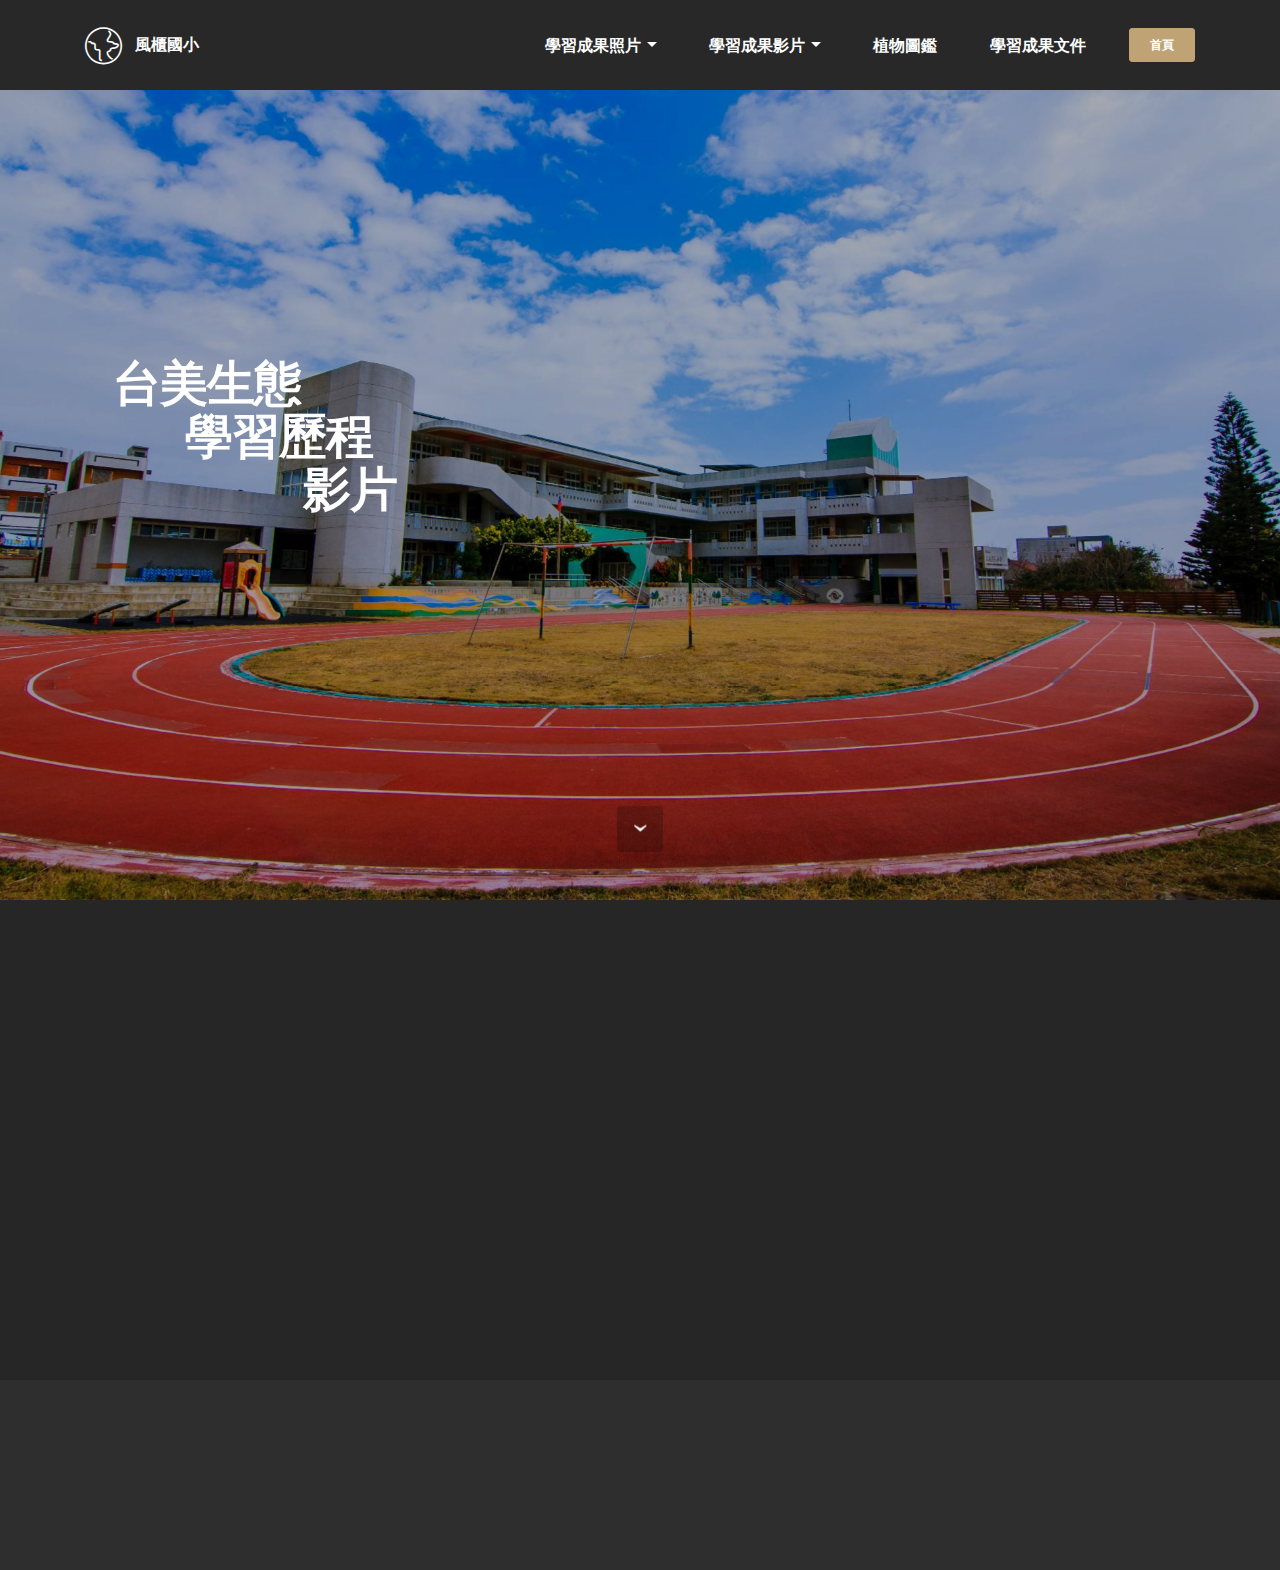
<file: page1.html>
<!DOCTYPE html>
<html>
<head>
  <!-- Site made with Mobirise Website Builder v4.3.0, https://mobirise.com -->
  <meta charset="UTF-8">
  <meta http-equiv="X-UA-Compatible" content="IE=edge">
  <meta name="generator" content="Mobirise v4.3.0, mobirise.com">
  <meta name="viewport" content="width=device-width, initial-scale=1">
  <link rel="shortcut icon" href="assets/images/mbr-favicon.png" type="image/x-icon">
  <meta name="description" content="">
  <title>學習成果影片</title>
  <link rel="stylesheet" href="assets/bootstrap-material-design-font/css/material.css">
  <link rel="stylesheet" href="assets/web/assets/mobirise-icons/mobirise-icons.css">
  <link rel="stylesheet" href="https://fonts.googleapis.com/css?family=Montserrat:400,700">
  <link rel="stylesheet" href="https://fonts.googleapis.com/css?family=Raleway:100,100i,200,200i,300,300i,400,400i,500,500i,600,600i,700,700i,800,800i,900,900i">
  <link rel="stylesheet" href="https://fonts.googleapis.com/css?family=Lora:400,700,400italic,700italic&subset=latin">
  <link rel="stylesheet" href="assets/tether/tether.min.css">
  <link rel="stylesheet" href="assets/bootstrap/css/bootstrap.min.css">
  <link rel="stylesheet" href="assets/dropdown/css/style.css">
  <link rel="stylesheet" href="assets/animate.css/animate.min.css">
  <link rel="stylesheet" href="assets/socicon/css/styles.css">
  <link rel="stylesheet" href="assets/theme/css/style.css">
  <link rel="stylesheet" href="assets/mobirise/css/mbr-additional.css" type="text/css">
  
  
  
</head>
<body>
<section id="ext_menu-8" data-rv-view="29">

    <nav class="navbar navbar-dropdown navbar-fixed-top">
        <div class="container">

            <div class="mbr-table">
                <div class="mbr-table-cell">

                    <div class="navbar-brand">
                        <span class="navbar-logo"><span class="mbri-globe mbr-iconfont mbr-iconfont-menu"></span></span>
                        <a class="navbar-caption" href="index.html">風櫃國小</a>
                    </div>

                </div>
                <div class="mbr-table-cell">

                    <button class="navbar-toggler pull-xs-right hidden-md-up" type="button" data-toggle="collapse" data-target="#exCollapsingNavbar">
                        <div class="hamburger-icon"></div>
                    </button>

                    <ul class="nav-dropdown collapse pull-xs-right nav navbar-nav navbar-toggleable-sm" id="exCollapsingNavbar"><li class="nav-item dropdown"><a class="nav-link link dropdown-toggle" href="https://mobirise.com/" data-toggle="dropdown-submenu" aria-expanded="false">學習成果照片</a><div class="dropdown-menu"><a class="dropdown-item" href="page8.html">闖關活動</a><a class="dropdown-item" href="page9.html">樂活農耕</a><a class="dropdown-item" href="page10.html">數位課程</a><a class="dropdown-item" href="page11.html">能源課程</a><a class="dropdown-item" href="page7.html">行動會議</a><a class="dropdown-item" href="page13.html">海洋教育</a><a class="dropdown-item" href="page14.html">課間運動</a></div></li><li class="nav-item dropdown open"><a class="nav-link link dropdown-toggle" href="page1.html" data-toggle="dropdown-submenu" aria-expanded="true">學習成果影片</a><div class="dropdown-menu"><a class="dropdown-item" href="page2.html">植物介紹</a><a class="dropdown-item" href="page1.html">學習歷程</a><a class="dropdown-item" href="page3.html">樂活農耕</a><a class="dropdown-item" href="page4.html">闖關活動</a><a class="dropdown-item" href="page5.html">生態保育</a></div></li><li class="nav-item"><a class="nav-link link" href="page12.html">植物圖鑑</a></li><li class="nav-item"><a class="nav-link link" href="page6.html">學習成果文件</a></li><li class="nav-item nav-btn"><a class="nav-link btn btn-primary" href="index.html">首頁</a></li></ul>
                    <button hidden="" class="navbar-toggler navbar-close" type="button" data-toggle="collapse" data-target="#exCollapsingNavbar">
                        <div class="close-icon"></div>
                    </button>

                </div>
            </div>

        </div>
    </nav>

</section>

<section class="engine"><a href="https://mobirise.co/l">free bootstrap themes</a></section><section class="mbr-section mbr-section-hero mbr-section-full header2 mbr-parallax-background mbr-after-navbar" id="header2-9" data-rv-view="31" style="background-image: url(assets/images/img-2000x1333.jpg);">

    <div class="mbr-overlay" style="opacity: 0.3; background-color: rgb(0, 0, 0);">
    </div>

    <div class="mbr-table mbr-table-full">
        <div class="mbr-table-cell">

            <div class="container">
                <div class="mbr-section row">
                    <div class="mbr-table-md-up">
                        
                        
                        

                        <div class="mbr-table-cell col-md-5 content-size text-xs-center text-md-right">

                            <h3 class="mbr-section-title display-2">台美生態 &nbsp; &nbsp; &nbsp; &nbsp;<br>&nbsp; &nbsp; &nbsp; &nbsp;學習歷程 &nbsp;<br>影片</h3>

                            <div class="mbr-section-text">
                                <p></p>
                            </div>

                            

                        </div>
                        <div class="mbr-table-cell mbr-valign-top mbr-left-padding-md-up col-md-7 image-size" style="width: 70%;">
                            <div class="mbr-figure"><iframe class="mbr-embedded-video" src="https://www.youtube.com/embed/HUqJ1KxNRFg?rel=0&amp;amp;showinfo=0&amp;autoplay=1&amp;loop=1&amp;playlist=HUqJ1KxNRFg" width="1280" height="720" frameborder="0" allowfullscreen></iframe></div>
                        </div>

                    </div>
                </div>
            </div>

        </div>
    </div>

    <div class="mbr-arrow mbr-arrow-floating hidden-sm-down" aria-hidden="true"><a href="#contacts2-b"><i class="mbr-arrow-icon"></i></a></div>

</section>

<section class="mbr-section mbr-section-md-padding mbr-footer footer2" id="contacts2-b" data-rv-view="34" style="background-color: rgb(38, 38, 38); padding-top: 90px; padding-bottom: 90px;">
    
    <div class="container">
        <div class="row">
            <div class="mbr-footer-content col-xs-12 col-md-3">
                <p><strong>Address</strong><br>澎湖縣馬公市風櫃里66號<br><br><br>
<strong>Contacts</strong><br>
Fb:https://www.facebook.com/penghufkps/<br>
Phone: (06) 9951280<br><br></p>
            </div>
            <div class="mbr-footer-content col-xs-12 col-md-3"></div>
            <div class="col-xs-12 col-md-6">
                <div class="mbr-map"><iframe frameborder="0" style="border:0" src="https://www.google.com/maps/embed/v1/place?key=AIzaSyA0Dx_boXQiwvdz8sJHoYeZNVTdoWONYkU&amp;q=place_id:ChIJjTkjMptQbDQRIsXgkbqrwTc" allowfullscreen=""></iframe></div>
            </div>
        </div>
    </div>
</section>

<section class="mbr-section mbr-section-md-padding" id="social-buttons4-c" data-rv-view="36" style="background-color: rgb(46, 46, 46); padding-top: 30px; padding-bottom: 30px;">
    
    <div class="container">
        <div class="row">
            <div class="col-md-8 col-md-offset-2 text-xs-center">
                <h3 class="mbr-section-title display-2">FOLLOW US</h3>
                <div> <a class="btn btn-social" title="Facebook" target="_blank" href="https://www.facebook.com/penghufkps/"><i class="socicon socicon-facebook"></i></a>  <a class="btn btn-social" title="YouTube" target="_blank" href="https://www.youtube.com/channel/UC69TV3DEhH7MbRbWVWJRkPA?view_as=subscriber"><i class="socicon socicon-youtube"></i></a>       </div>
            </div>
        </div>
    </div>
</section>


  <script src="assets/web/assets/jquery/jquery.min.js"></script>
  <script src="assets/tether/tether.min.js"></script>
  <script src="assets/bootstrap/js/bootstrap.min.js"></script>
  <script src="assets/smooth-scroll/smooth-scroll.js"></script>
  <script src="assets/dropdown/js/script.min.js"></script>
  <script src="assets/viewport-checker/jquery.viewportchecker.js"></script>
  <script src="assets/jarallax/jarallax.js"></script>
  <script src="assets/touch-swipe/jquery.touch-swipe.min.js"></script>
  <script src="assets/theme/js/script.js"></script>
  
  
  <input name="animation" type="hidden">
  </body>
</html>
</file>
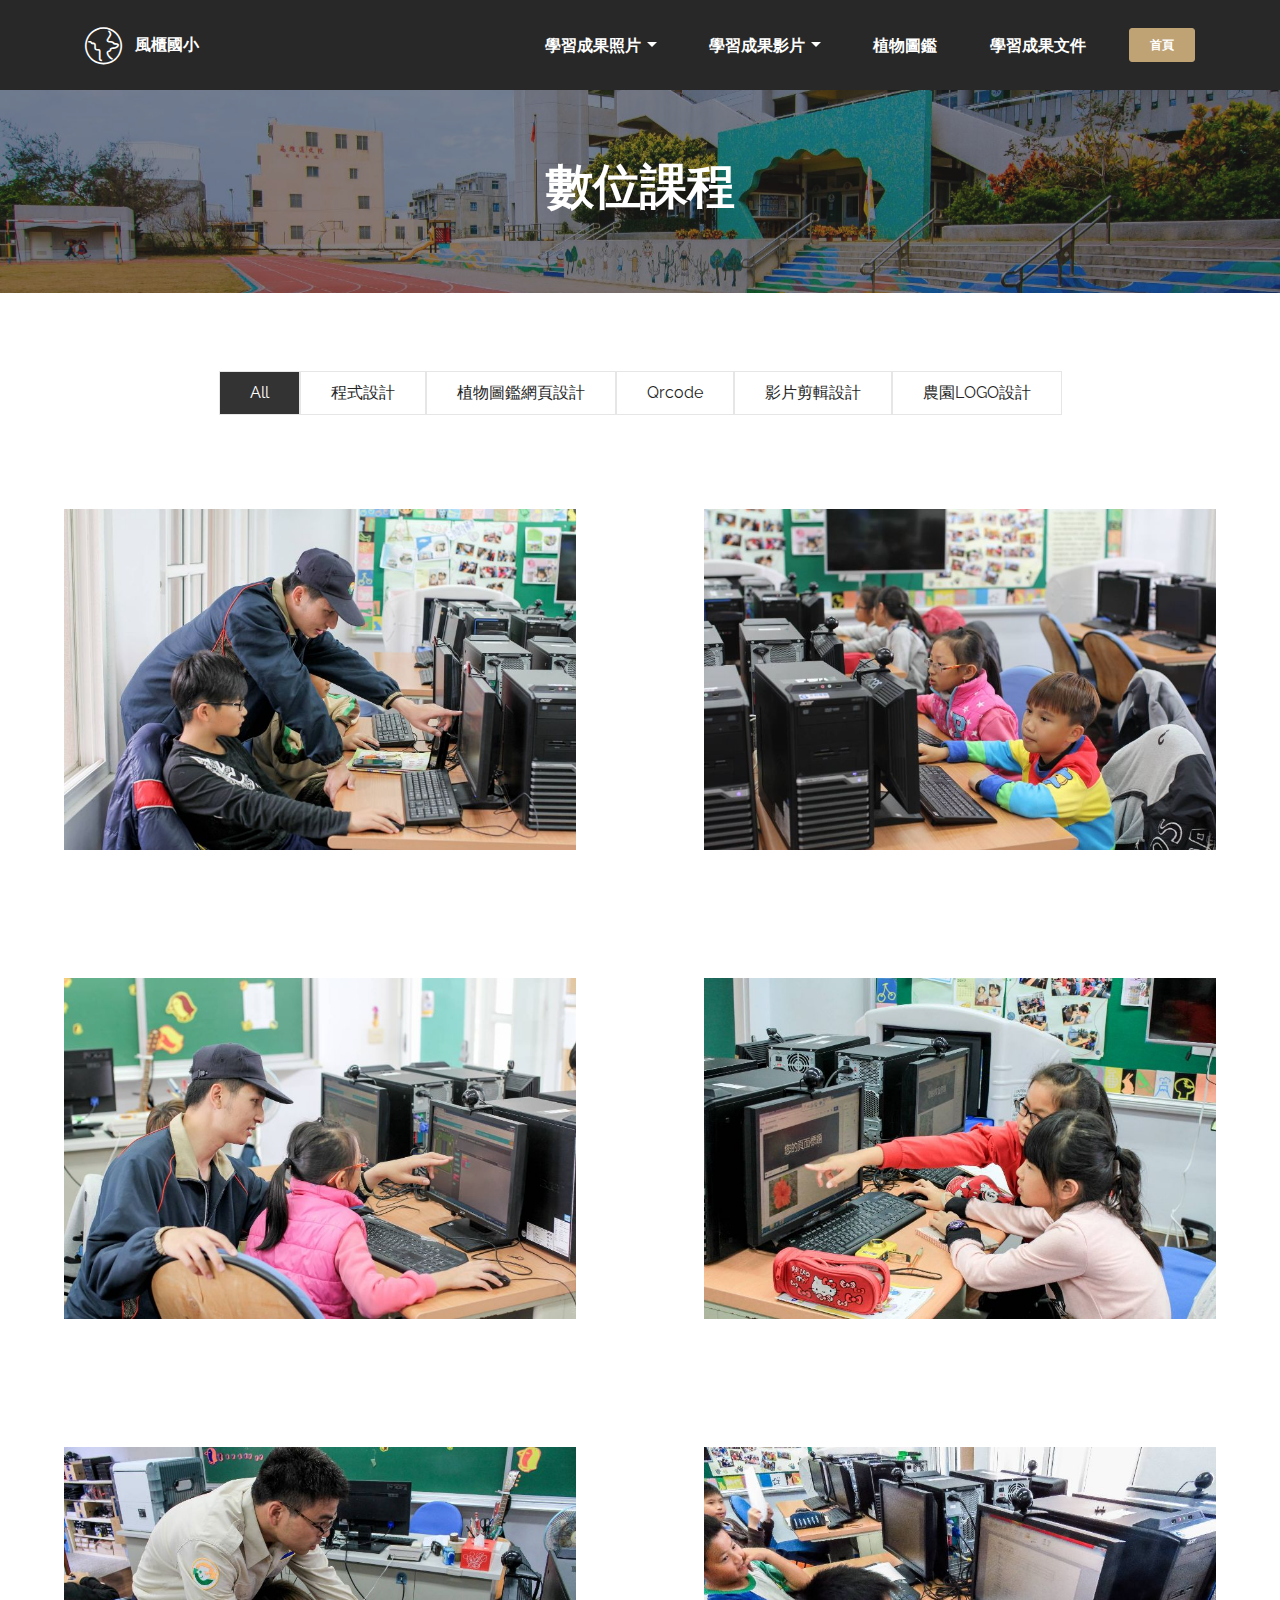
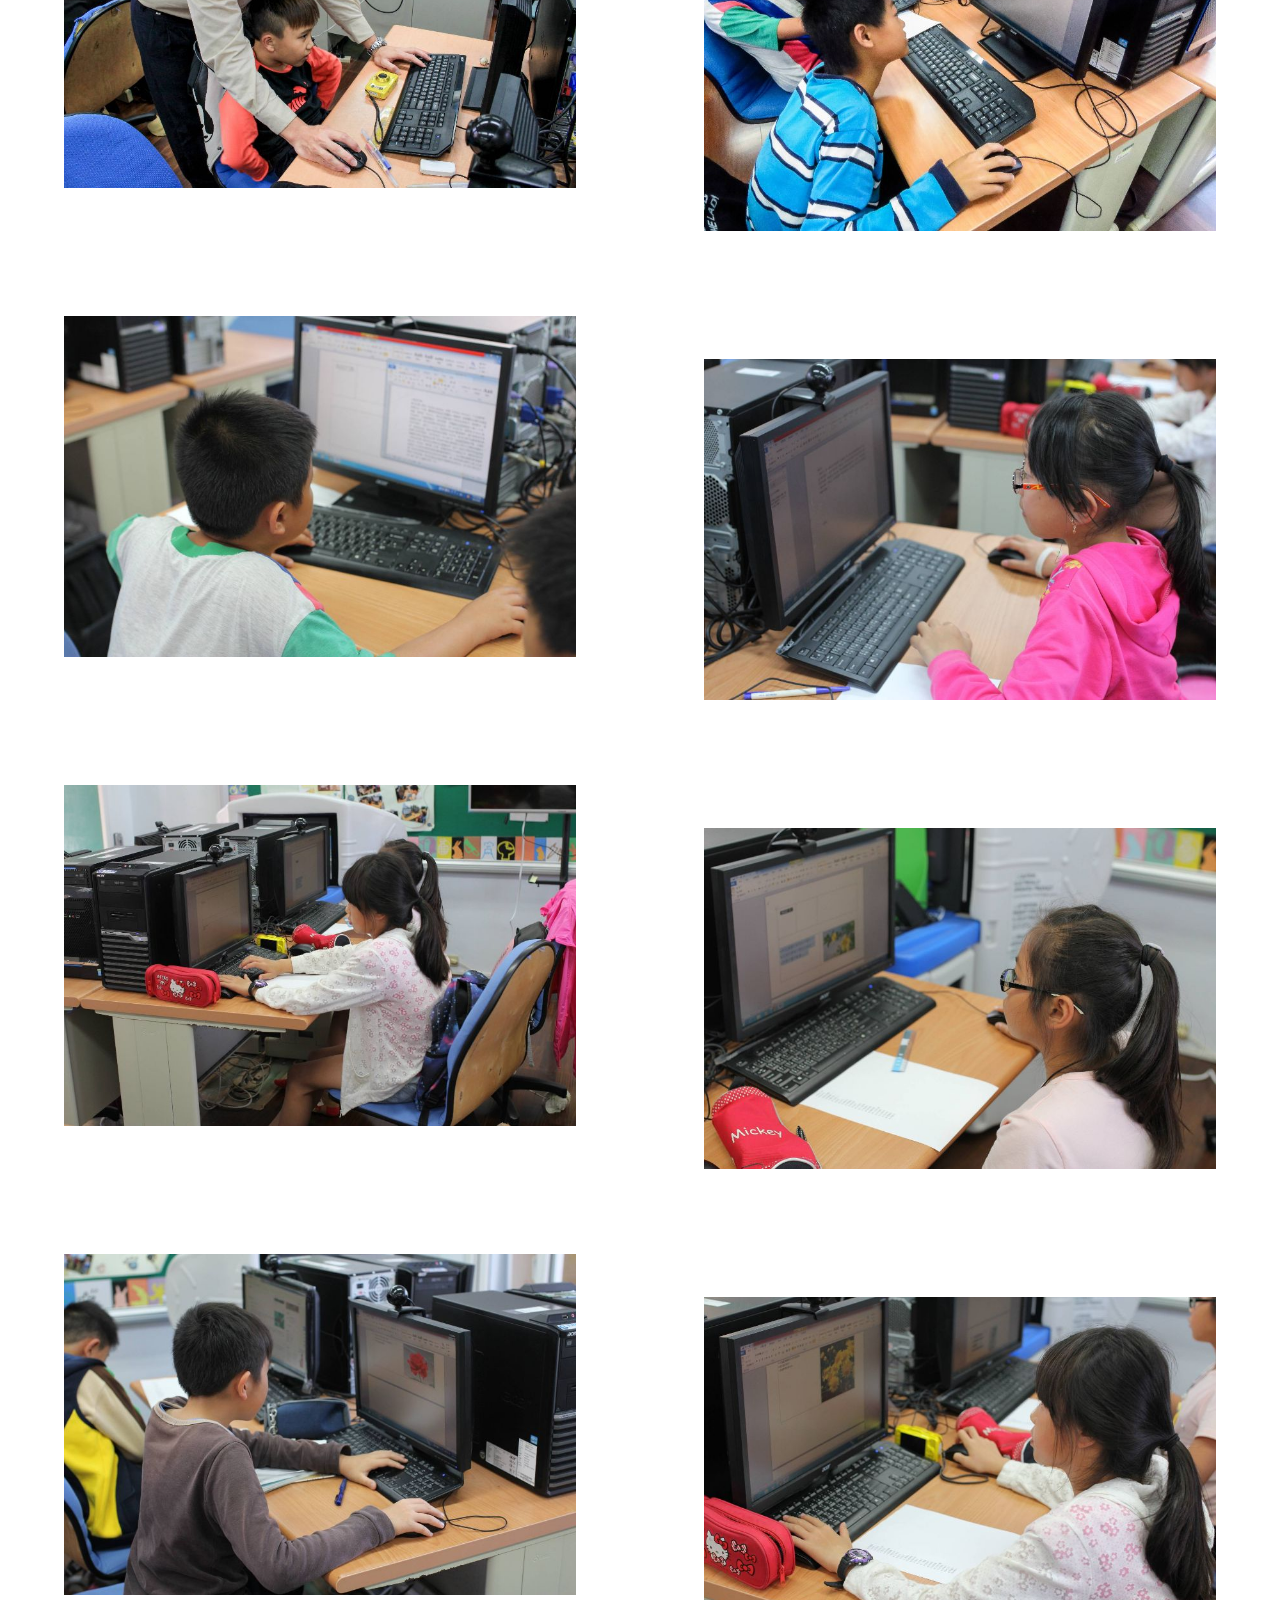
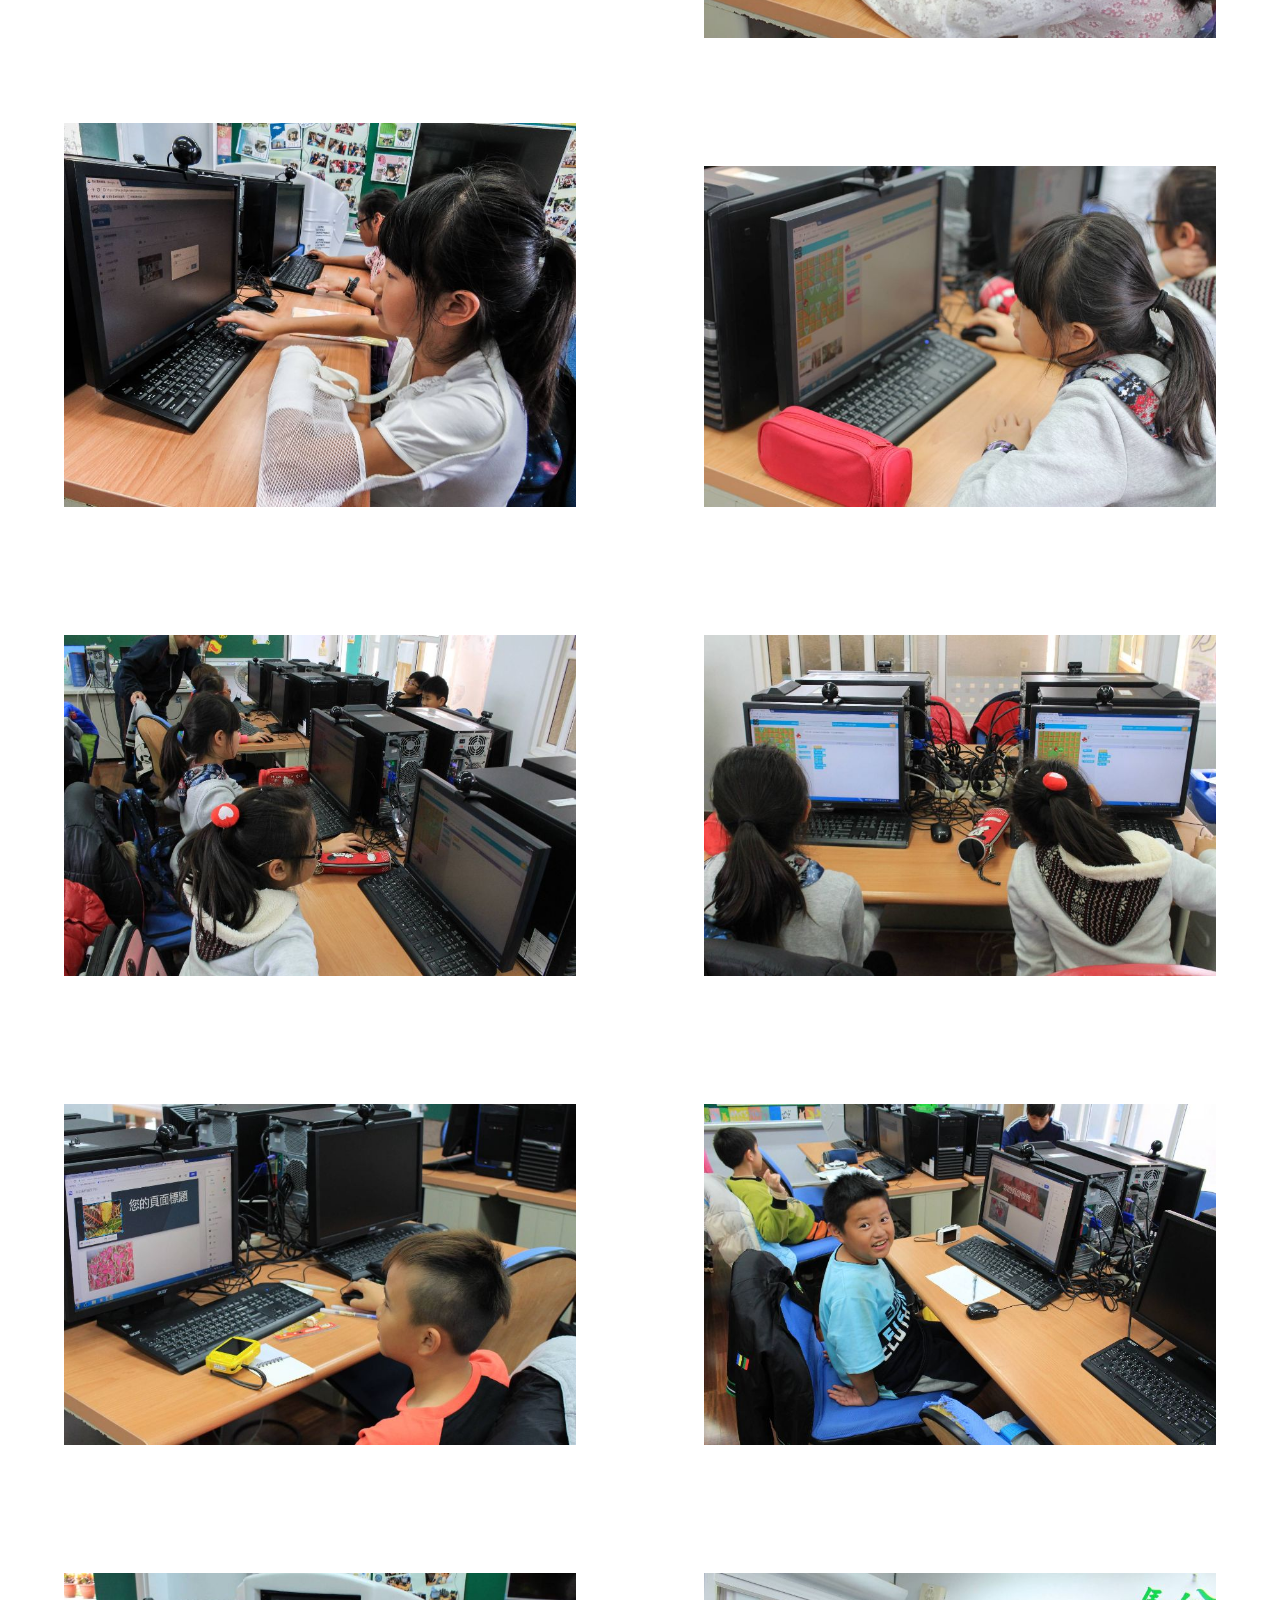
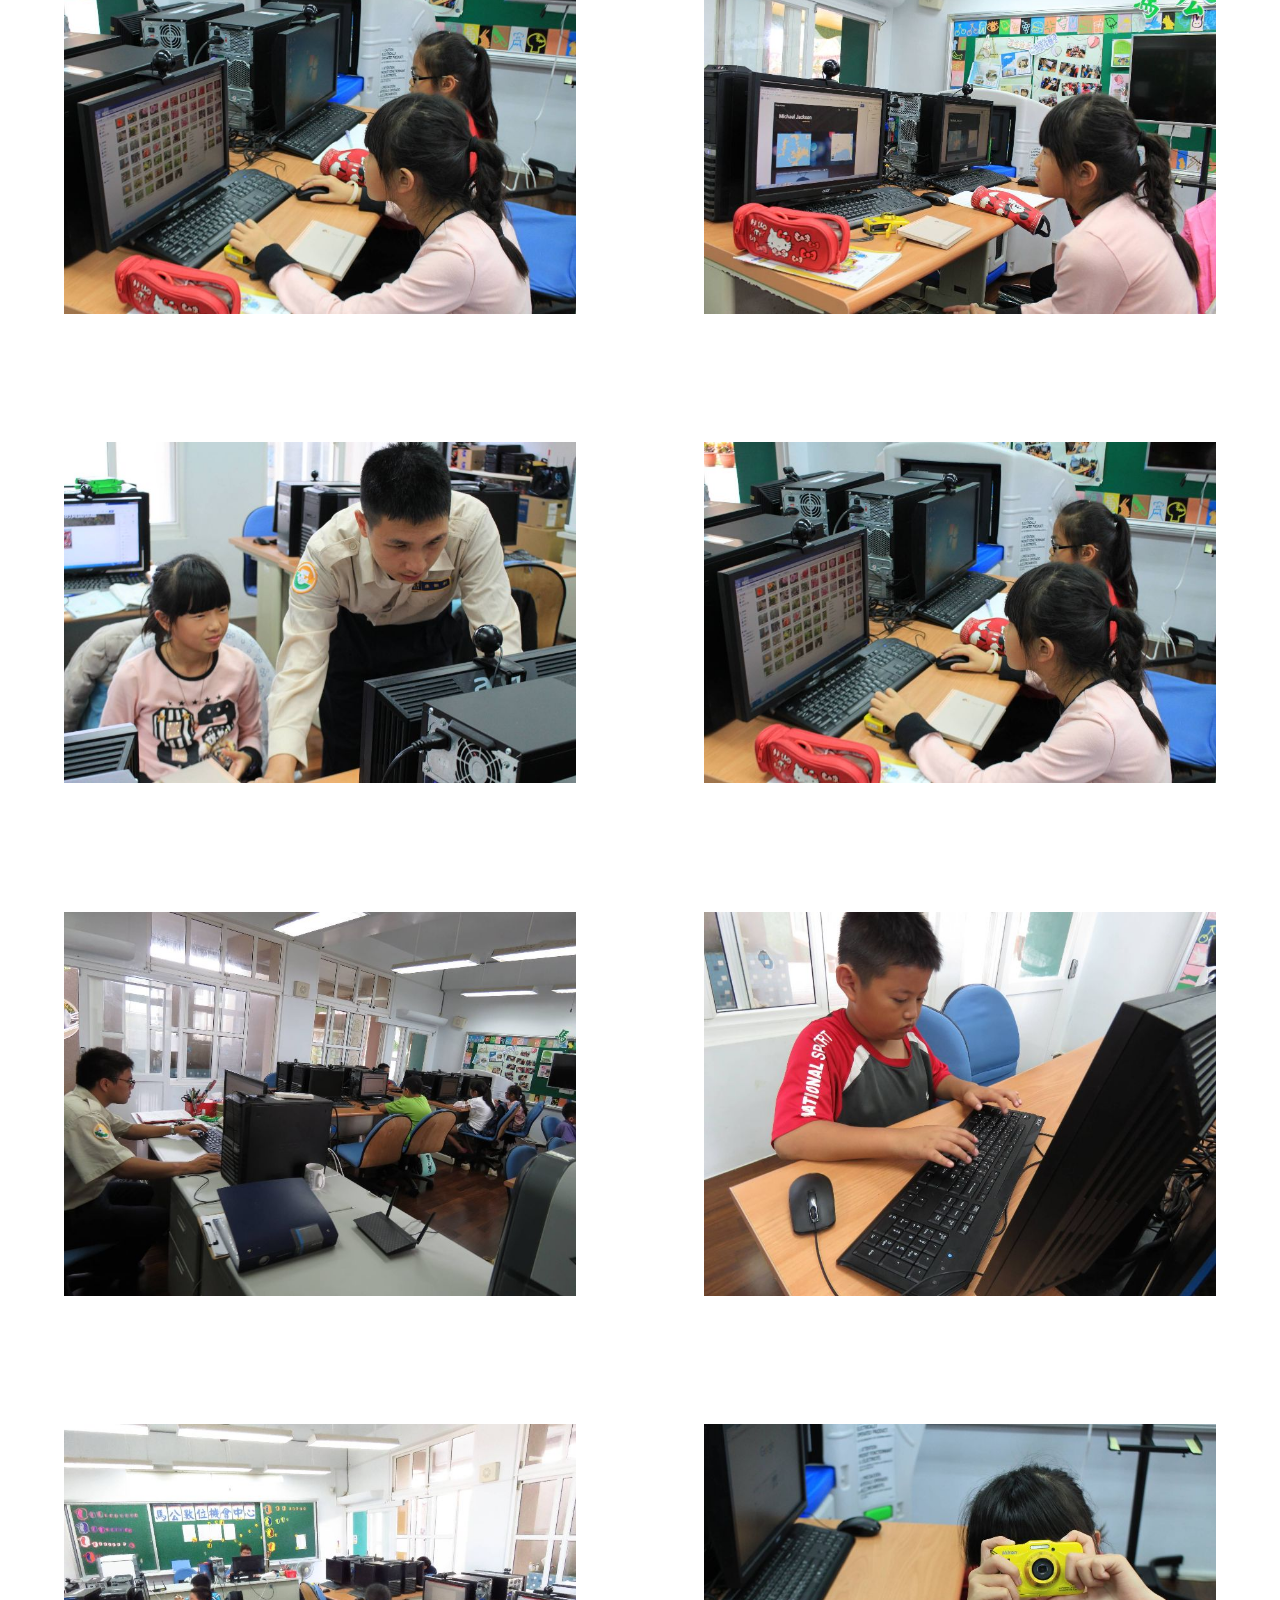
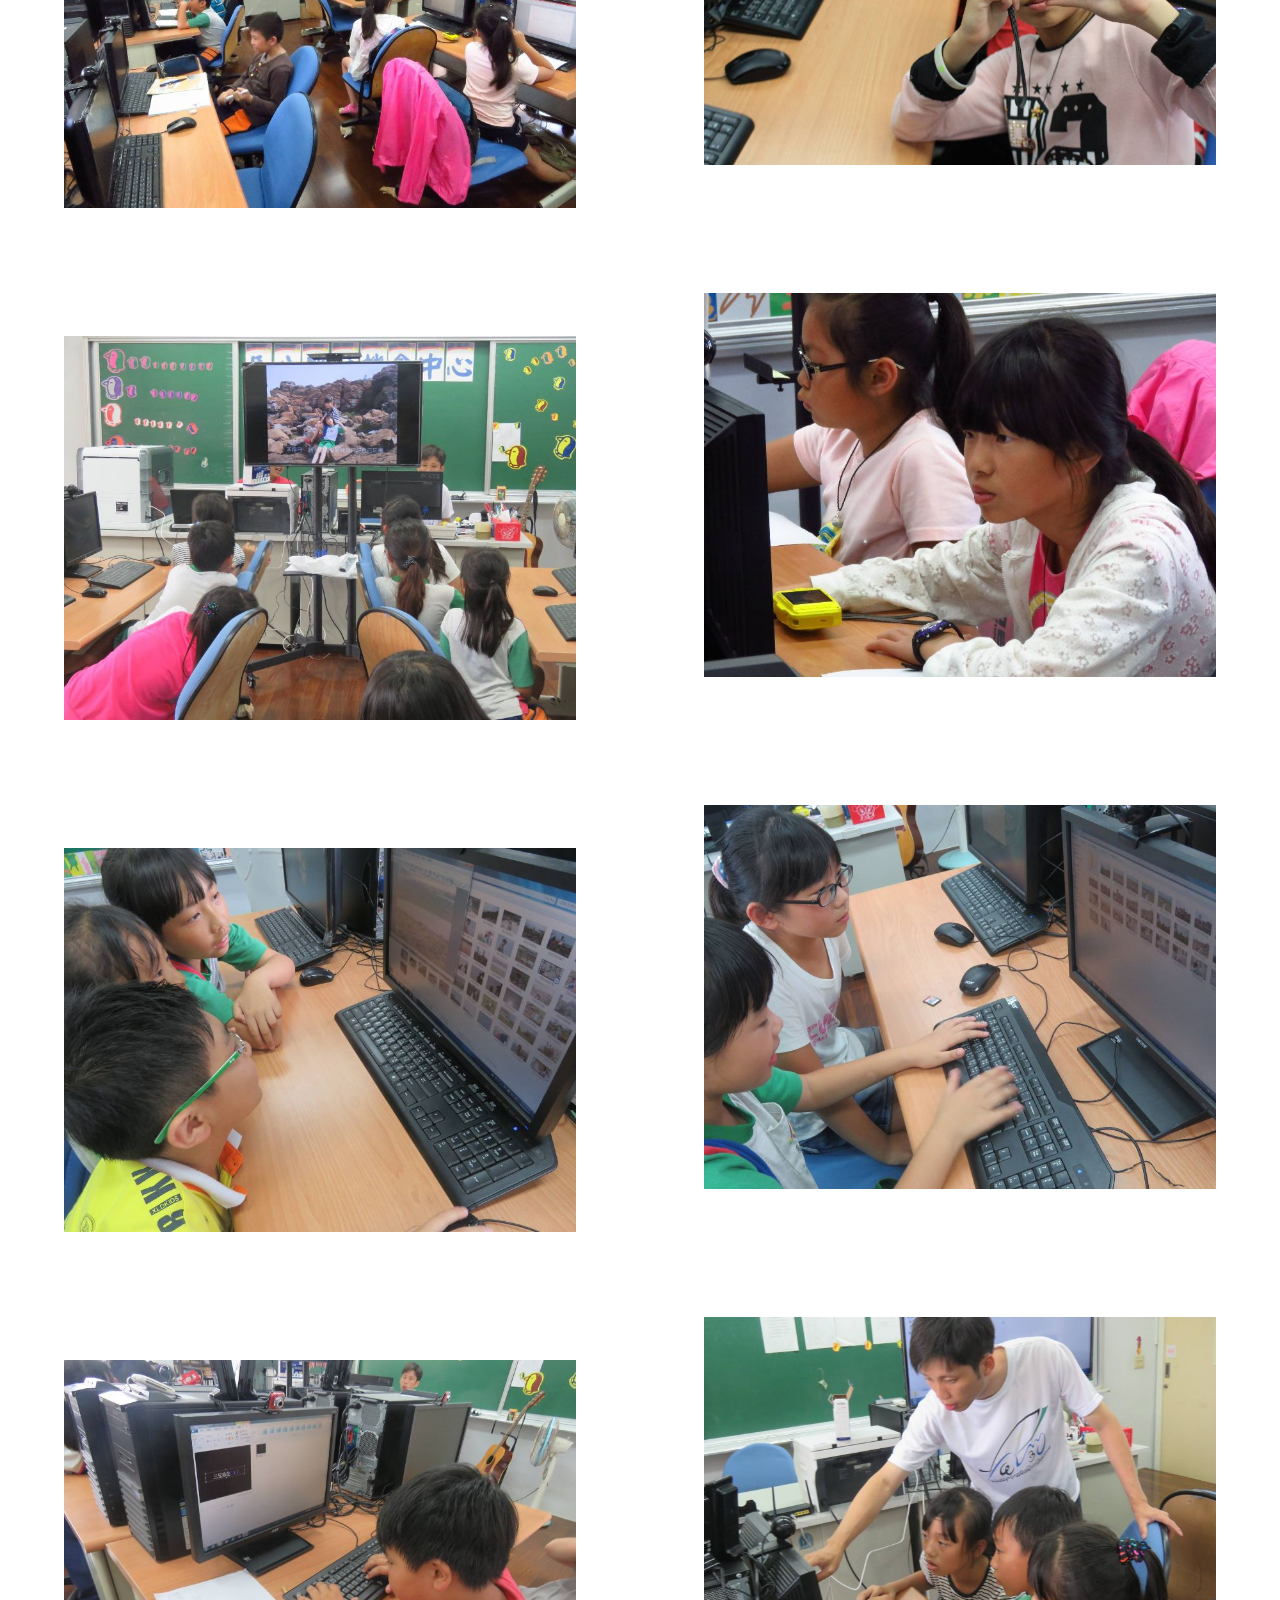
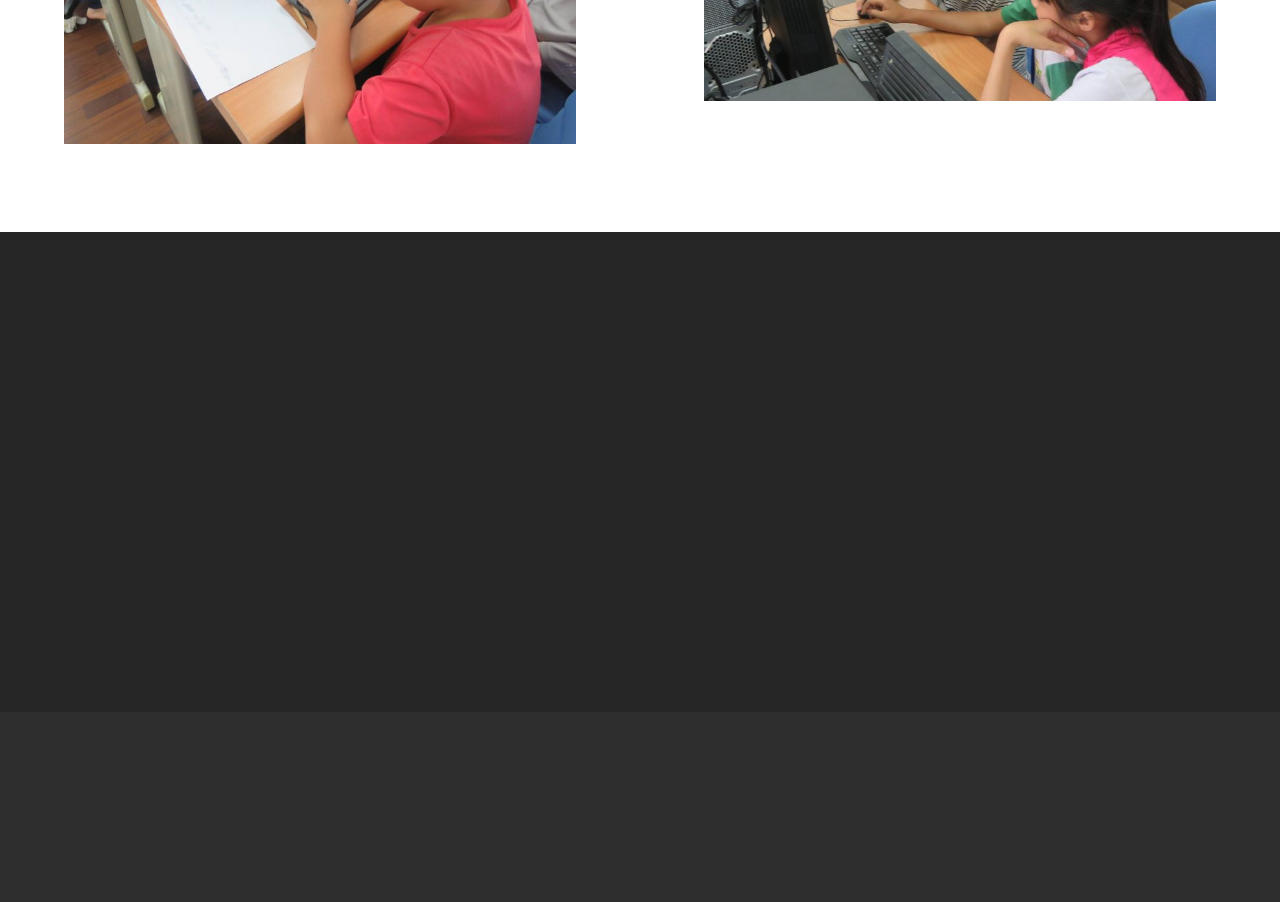
<file: page10.html>
<!DOCTYPE html>
<html>
<head>
  <!-- Site made with Mobirise Website Builder v4.3.0, https://mobirise.com -->
  <meta charset="UTF-8">
  <meta http-equiv="X-UA-Compatible" content="IE=edge">
  <meta name="generator" content="Mobirise v4.3.0, mobirise.com">
  <meta name="viewport" content="width=device-width, initial-scale=1">
  <link rel="shortcut icon" href="assets/images/mbr-favicon.png" type="image/x-icon">
  <meta name="description" content="Web Page Generator Description">
  <title>上課照片</title>
  <link rel="stylesheet" href="assets/web/assets/mobirise-icons/mobirise-icons.css">
  <link rel="stylesheet" href="https://fonts.googleapis.com/css?family=Montserrat:400,700">
  <link rel="stylesheet" href="https://fonts.googleapis.com/css?family=Raleway:100,100i,200,200i,300,300i,400,400i,500,500i,600,600i,700,700i,800,800i,900,900i">
  <link rel="stylesheet" href="assets/et-line-font-plugin/style.css">
  <link rel="stylesheet" href="https://fonts.googleapis.com/css?family=Lora:400,700,400italic,700italic&subset=latin">
  <link rel="stylesheet" href="assets/bootstrap-material-design-font/css/material.css">
  <link rel="stylesheet" href="assets/tether/tether.min.css">
  <link rel="stylesheet" href="assets/bootstrap/css/bootstrap.min.css">
  <link rel="stylesheet" href="assets/animate.css/animate.min.css">
  <link rel="stylesheet" href="assets/socicon/css/styles.css">
  <link rel="stylesheet" href="assets/dropdown/css/style.css">
  <link rel="stylesheet" href="assets/theme/css/style.css">
  <link rel="stylesheet" href="assets/mobirise-gallery/style.css">
  <link rel="stylesheet" href="assets/mobirise/css/mbr-additional.css" type="text/css">
  
  
  
</head>
<body>
<section id="ext_menu-1c" data-rv-view="336">

    <nav class="navbar navbar-dropdown navbar-fixed-top">
        <div class="container">

            <div class="mbr-table">
                <div class="mbr-table-cell">

                    <div class="navbar-brand">
                        <span class="navbar-logo"><span class="mbri-globe mbr-iconfont mbr-iconfont-menu"></span></span>
                        <a class="navbar-caption" href="index.html">風櫃國小</a>
                    </div>

                </div>
                <div class="mbr-table-cell">

                    <button class="navbar-toggler pull-xs-right hidden-md-up" type="button" data-toggle="collapse" data-target="#exCollapsingNavbar">
                        <div class="hamburger-icon"></div>
                    </button>

                    <ul class="nav-dropdown collapse pull-xs-right nav navbar-nav navbar-toggleable-sm" id="exCollapsingNavbar"><li class="nav-item dropdown"><a class="nav-link link dropdown-toggle" href="https://mobirise.com/" data-toggle="dropdown-submenu" aria-expanded="false">學習成果照片</a><div class="dropdown-menu"><a class="dropdown-item" href="page8.html">闖關活動</a><a class="dropdown-item" href="page9.html">樂活農耕</a><a class="dropdown-item" href="page10.html">數位課程</a><a class="dropdown-item" href="page11.html">能源課程</a><a class="dropdown-item" href="page7.html">行動會議</a><a class="dropdown-item" href="page13.html">海洋教育</a><a class="dropdown-item" href="page14.html">課間運動</a></div></li><li class="nav-item dropdown open"><a class="nav-link link dropdown-toggle" href="page1.html" data-toggle="dropdown-submenu" aria-expanded="true">學習成果影片</a><div class="dropdown-menu"><a class="dropdown-item" href="page2.html">植物介紹</a><a class="dropdown-item" href="page1.html">學習歷程</a><a class="dropdown-item" href="page3.html">樂活農耕</a><a class="dropdown-item" href="page4.html">闖關活動</a><a class="dropdown-item" href="page5.html">生態保育</a></div></li><li class="nav-item"><a class="nav-link link" href="page12.html">植物圖鑑</a></li><li class="nav-item"><a class="nav-link link" href="page6.html">學習成果文件</a></li><li class="nav-item nav-btn"><a class="nav-link btn btn-primary" href="index.html">首頁</a></li></ul>
                    <button hidden="" class="navbar-toggler navbar-close" type="button" data-toggle="collapse" data-target="#exCollapsingNavbar">
                        <div class="close-icon"></div>
                    </button>

                </div>
            </div>

        </div>
    </nav>

</section>

<section class="engine"><a href="https://mobirise.co/f">free bootstrap builder</a></section><section class="mbr-section article mbr-parallax-background mbr-after-navbar" id="msg-box8-1d" data-rv-view="338" style="background-image: url(assets/images/img-9-2000x1333.jpg); padding-top: 160px; padding-bottom: 80px;">

    <div class="mbr-overlay" style="opacity: 0.5; background-color: rgb(34, 34, 34);">
    </div>
    <div class="container">
        <div class="row">
            <div class="col-md-8 col-md-offset-2 text-xs-center">
                <h3 class="mbr-section-title display-2">數位課程</h3>
                <div class="lead"></div>
                
            </div>
        </div>
    </div>

</section>

<section class="mbr-gallery mbr-section mbr-section-nopadding mbr-slider-carousel" data-filter="true" id="gallery1-1e" data-rv-view="341" style="background-color: rgb(255, 255, 255); padding-top: 3rem; padding-bottom: 1.5rem;">
    <!-- Filter -->
    <div class="mbr-gallery-filter container gallery-filter-active">
        <ul>
            <li class="mbr-gallery-filter-all active">All</li>
        </ul>
    </div>

    <!-- Gallery -->
    <div class="mbr-gallery-row">
        <div class=" mbr-gallery-layout-default">
            <div>
                <div>
                    <div class="mbr-gallery-item mbr-gallery-item__mobirise3 mbr-gallery-item--p4" data-video-url="false" data-tags="程式設計">
                        <div href="#lb-gallery1-1e" data-slide-to="0" data-toggle="modal">
                            
                            

                            <img src="assets/images/img-20-2000x1333-800x533.jpg" alt="">
                            
                            <span class="icon-focus"></span>
                            
                        </div>
                    </div><div class="mbr-gallery-item mbr-gallery-item__mobirise3 mbr-gallery-item--p4" data-video-url="false" data-tags="程式設計">
                        <div href="#lb-gallery1-1e" data-slide-to="1" data-toggle="modal">
                            
                            

                            <img src="assets/images/img-21-2000x1333-800x533.jpg" alt="">
                            
                            <span class="icon-focus"></span>
                            
                        </div>
                    </div><div class="mbr-gallery-item mbr-gallery-item__mobirise3 mbr-gallery-item--p4" data-video-url="false" data-tags="程式設計">
                        <div href="#lb-gallery1-1e" data-slide-to="2" data-toggle="modal">
                            
                            

                            <img src="assets/images/img-22-2000x1333-800x533.jpg" alt="">
                            
                            <span class="icon-focus"></span>
                            
                        </div>
                    </div><div class="mbr-gallery-item mbr-gallery-item__mobirise3 mbr-gallery-item--p4" data-video-url="false" data-tags="植物圖鑑網頁設計">
                        <div href="#lb-gallery1-1e" data-slide-to="3" data-toggle="modal">
                            
                            

                            <img src="assets/images/img-23-2000x1333-800x533.jpg" alt="">
                            
                            <span class="icon-focus"></span>
                            
                        </div>
                    </div><div class="mbr-gallery-item mbr-gallery-item__mobirise3 mbr-gallery-item--p4" data-video-url="false" data-tags="植物圖鑑網頁設計">
                        <div href="#lb-gallery1-1e" data-slide-to="4" data-toggle="modal">
                            
                            

                            <img src="assets/images/img-24-2000x1333-800x533.jpg" alt="">
                            
                            <span class="icon-focus"></span>
                            
                        </div>
                    </div><div class="mbr-gallery-item mbr-gallery-item__mobirise3 mbr-gallery-item--p4" data-video-url="false" data-tags="Qrcode">
                        <div href="#lb-gallery1-1e" data-slide-to="5" data-toggle="modal">
                            
                            

                            <img src="assets/images/img-7369-2000x1500-800x600.jpg" alt="">
                            
                            <span class="icon-focus"></span>
                            
                        </div>
                    </div><div class="mbr-gallery-item mbr-gallery-item__mobirise3 mbr-gallery-item--p4" data-video-url="false" data-tags="Qrcode">
                        <div href="#lb-gallery1-1e" data-slide-to="6" data-toggle="modal">
                            
                            

                            <img src="assets/images/img-8572-2000x1333-800x533.jpg" alt="">
                            
                            <span class="icon-focus"></span>
                            
                        </div>
                    </div><div class="mbr-gallery-item mbr-gallery-item__mobirise3 mbr-gallery-item--p4" data-video-url="false" data-tags="Qrcode">
                        <div href="#lb-gallery1-1e" data-slide-to="7" data-toggle="modal">
                            
                            

                            <img src="assets/images/img-8574-2000x1333-800x533.jpg" alt="">
                            
                            <span class="icon-focus"></span>
                            
                        </div>
                    </div><div class="mbr-gallery-item mbr-gallery-item__mobirise3 mbr-gallery-item--p4" data-video-url="false" data-tags="Qrcode">
                        <div href="#lb-gallery1-1e" data-slide-to="8" data-toggle="modal">
                            
                            

                            <img src="assets/images/img-8577-2000x1333-800x533.jpg" alt="">
                            
                            <span class="icon-focus"></span>
                            
                        </div>
                    </div><div class="mbr-gallery-item mbr-gallery-item__mobirise3 mbr-gallery-item--p4" data-video-url="false" data-tags="Qrcode">
                        <div href="#lb-gallery1-1e" data-slide-to="9" data-toggle="modal">
                            
                            

                            <img src="assets/images/img-8578-2000x1333-800x533.jpg" alt="">
                            
                            <span class="icon-focus"></span>
                            
                        </div>
                    </div><div class="mbr-gallery-item mbr-gallery-item__mobirise3 mbr-gallery-item--p4" data-video-url="false" data-tags="Qrcode">
                        <div href="#lb-gallery1-1e" data-slide-to="10" data-toggle="modal">
                            
                            

                            <img src="assets/images/img-8579-2000x1333-800x533.jpg" alt="">
                            
                            <span class="icon-focus"></span>
                            
                        </div>
                    </div><div class="mbr-gallery-item mbr-gallery-item__mobirise3 mbr-gallery-item--p4" data-video-url="false" data-tags="Qrcode">
                        <div href="#lb-gallery1-1e" data-slide-to="11" data-toggle="modal">
                            
                            

                            <img src="assets/images/img-8580-2000x1333-800x533.jpg" alt="">
                            
                            <span class="icon-focus"></span>
                            
                        </div>
                    </div><div class="mbr-gallery-item mbr-gallery-item__mobirise3 mbr-gallery-item--p4" data-video-url="false" data-tags="Qrcode">
                        <div href="#lb-gallery1-1e" data-slide-to="12" data-toggle="modal">
                            
                            

                            <img src="assets/images/img-8837-2000x1500-800x600.jpg" alt="">
                            
                            <span class="icon-focus"></span>
                            
                        </div>
                    </div><div class="mbr-gallery-item mbr-gallery-item__mobirise3 mbr-gallery-item--p4" data-video-url="false" data-tags="程式設計">
                        <div href="#lb-gallery1-1e" data-slide-to="13" data-toggle="modal">
                            
                            

                            <img src="assets/images/img-6286-2000x1333-800x533.jpg" alt="">
                            
                            <span class="icon-focus"></span>
                            
                        </div>
                    </div><div class="mbr-gallery-item mbr-gallery-item__mobirise3 mbr-gallery-item--p4" data-video-url="false" data-tags="程式設計">
                        <div href="#lb-gallery1-1e" data-slide-to="14" data-toggle="modal">
                            
                            

                            <img src="assets/images/img-6398-2000x1333-800x533.jpg" alt="">
                            
                            <span class="icon-focus"></span>
                            
                        </div>
                    </div><div class="mbr-gallery-item mbr-gallery-item__mobirise3 mbr-gallery-item--p4" data-video-url="false" data-tags="程式設計">
                        <div href="#lb-gallery1-1e" data-slide-to="15" data-toggle="modal">
                            
                            

                            <img src="assets/images/img-6399-2000x1333-800x533.jpg" alt="">
                            
                            <span class="icon-focus"></span>
                            
                        </div>
                    </div><div class="mbr-gallery-item mbr-gallery-item__mobirise3 mbr-gallery-item--p4" data-video-url="false" data-tags="植物圖鑑網頁設計">
                        <div href="#lb-gallery1-1e" data-slide-to="16" data-toggle="modal">
                            
                            

                            <img src="assets/images/img-7157-2000x1333-800x533.jpg" alt="">
                            
                            <span class="icon-focus"></span>
                            
                        </div>
                    </div><div class="mbr-gallery-item mbr-gallery-item__mobirise3 mbr-gallery-item--p4" data-video-url="false" data-tags="植物圖鑑網頁設計">
                        <div href="#lb-gallery1-1e" data-slide-to="17" data-toggle="modal">
                            
                            

                            <img src="assets/images/img-7153-2000x1333-800x533.jpg" alt="">
                            
                            <span class="icon-focus"></span>
                            
                        </div>
                    </div><div class="mbr-gallery-item mbr-gallery-item__mobirise3 mbr-gallery-item--p4" data-video-url="false" data-tags="植物圖鑑網頁設計">
                        <div href="#lb-gallery1-1e" data-slide-to="18" data-toggle="modal">
                            
                            

                            <img src="assets/images/img-7168-2000x1333-800x533.jpg" alt="">
                            
                            <span class="icon-focus"></span>
                            
                        </div>
                    </div><div class="mbr-gallery-item mbr-gallery-item__mobirise3 mbr-gallery-item--p4" data-video-url="false" data-tags="植物圖鑑網頁設計">
                        <div href="#lb-gallery1-1e" data-slide-to="19" data-toggle="modal">
                            
                            

                            <img src="assets/images/img-7166-2000x1333-800x533.jpg" alt="">
                            
                            <span class="icon-focus"></span>
                            
                        </div>
                    </div><div class="mbr-gallery-item mbr-gallery-item__mobirise3 mbr-gallery-item--p4" data-video-url="false" data-tags="影片剪輯設計">
                        <div href="#lb-gallery1-1e" data-slide-to="20" data-toggle="modal">
                            
                            

                            <img src="assets/images/img-7166-2000x1333-800x533.jpg" alt="">
                            
                            <span class="icon-focus"></span>
                            
                        </div>
                    </div><div class="mbr-gallery-item mbr-gallery-item__mobirise3 mbr-gallery-item--p4" data-video-url="false" data-tags="農園LOGO設計">
                        <div href="#lb-gallery1-1e" data-slide-to="21" data-toggle="modal">
                            
                            

                            <img src="assets/images/img-7161-2000x1333-800x533.jpg" alt="">
                            
                            <span class="icon-focus"></span>
                            
                        </div>
                    </div><div class="mbr-gallery-item mbr-gallery-item__mobirise3 mbr-gallery-item--p4" data-video-url="false" data-tags="農園LOGO設計">
                        <div href="#lb-gallery1-1e" data-slide-to="22" data-toggle="modal">
                            
                            

                            <img src="assets/images/img-8838-2000x1500-800x600.jpg" alt="">
                            
                            <span class="icon-focus"></span>
                            
                        </div>
                    </div><div class="mbr-gallery-item mbr-gallery-item__mobirise3 mbr-gallery-item--p4" data-video-url="false" data-tags="農園LOGO設計">
                        <div href="#lb-gallery1-1e" data-slide-to="23" data-toggle="modal">
                            
                            

                            <img src="assets/images/img-8835-2000x1500-800x600.jpg" alt="">
                            
                            <span class="icon-focus"></span>
                            
                        </div>
                    </div><div class="mbr-gallery-item mbr-gallery-item__mobirise3 mbr-gallery-item--p4" data-video-url="false" data-tags="農園LOGO設計">
                        <div href="#lb-gallery1-1e" data-slide-to="24" data-toggle="modal">
                            
                            

                            <img src="assets/images/img-7148-2000x1333-800x533.jpg" alt="">
                            
                            <span class="icon-focus"></span>
                            
                        </div>
                    </div><div class="mbr-gallery-item mbr-gallery-item__mobirise3 mbr-gallery-item--p4" data-video-url="false" data-tags="農園LOGO設計">
                        <div href="#lb-gallery1-1e" data-slide-to="25" data-toggle="modal">
                            
                            

                            <img src="assets/images/img-7362-2000x1500-800x600.jpg" alt="">
                            
                            <span class="icon-focus"></span>
                            
                        </div>
                    </div><div class="mbr-gallery-item mbr-gallery-item__mobirise3 mbr-gallery-item--p4" data-video-url="false" data-tags="農園LOGO設計">
                        <div href="#lb-gallery1-1e" data-slide-to="26" data-toggle="modal">
                            
                            

                            <img src="assets/images/img-7367-2000x1500-800x600.jpg" alt="">
                            
                            <span class="icon-focus"></span>
                            
                        </div>
                    </div><div class="mbr-gallery-item mbr-gallery-item__mobirise3 mbr-gallery-item--p4" data-video-url="false" data-tags="影片剪輯設計">
                        <div href="#lb-gallery1-1e" data-slide-to="27" data-toggle="modal">
                            
                            

                            <img src="assets/images/img-5254-2000x1500-800x600.jpg" alt="">
                            
                            <span class="icon-focus"></span>
                            
                        </div>
                    </div><div class="mbr-gallery-item mbr-gallery-item__mobirise3 mbr-gallery-item--p4" data-video-url="false" data-tags="影片剪輯設計">
                        <div href="#lb-gallery1-1e" data-slide-to="28" data-toggle="modal">
                            
                            

                            <img src="assets/images/img-5262-2000x1500-800x600.jpg" alt="">
                            
                            <span class="icon-focus"></span>
                            
                        </div>
                    </div><div class="mbr-gallery-item mbr-gallery-item__mobirise3 mbr-gallery-item--p4" data-video-url="false" data-tags="影片剪輯設計">
                        <div href="#lb-gallery1-1e" data-slide-to="29" data-toggle="modal">
                            
                            

                            <img src="assets/images/img-5273-2000x1500-800x600.jpg" alt="">
                            
                            <span class="icon-focus"></span>
                            
                        </div>
                    </div><div class="mbr-gallery-item mbr-gallery-item__mobirise3 mbr-gallery-item--p4" data-video-url="false" data-tags="影片剪輯設計">
                        <div href="#lb-gallery1-1e" data-slide-to="30" data-toggle="modal">
                            
                            

                            <img src="assets/images/img-5275-2000x1500-800x600.jpg" alt="">
                            
                            <span class="icon-focus"></span>
                            
                        </div>
                    </div><div class="mbr-gallery-item mbr-gallery-item__mobirise3 mbr-gallery-item--p4" data-video-url="false" data-tags="影片剪輯設計">
                        <div href="#lb-gallery1-1e" data-slide-to="31" data-toggle="modal">
                            
                            

                            <img src="assets/images/img-5298-2000x1500-800x600.jpg" alt="">
                            
                            <span class="icon-focus"></span>
                            
                        </div>
                    </div>
                </div>
            </div>
            <div class="clearfix"></div>
        </div>
    </div>

    <!-- Lightbox -->
    <div data-app-prevent-settings="" class="mbr-slider modal fade carousel slide" tabindex="-1" data-keyboard="true" data-interval="false" id="lb-gallery1-1e">
        <div class="modal-dialog">
            <div class="modal-content">
                <div class="modal-body">
                    <ol class="carousel-indicators">
                        <li data-app-prevent-settings="" data-target="#lb-gallery1-1e" data-slide-to="0"></li><li data-app-prevent-settings="" data-target="#lb-gallery1-1e" data-slide-to="1"></li><li data-app-prevent-settings="" data-target="#lb-gallery1-1e" data-slide-to="2"></li><li data-app-prevent-settings="" data-target="#lb-gallery1-1e" data-slide-to="3"></li><li data-app-prevent-settings="" data-target="#lb-gallery1-1e" data-slide-to="4"></li><li data-app-prevent-settings="" data-target="#lb-gallery1-1e" data-slide-to="5"></li><li data-app-prevent-settings="" data-target="#lb-gallery1-1e" data-slide-to="6"></li><li data-app-prevent-settings="" data-target="#lb-gallery1-1e" data-slide-to="7"></li><li data-app-prevent-settings="" data-target="#lb-gallery1-1e" data-slide-to="8"></li><li data-app-prevent-settings="" data-target="#lb-gallery1-1e" data-slide-to="9"></li><li data-app-prevent-settings="" data-target="#lb-gallery1-1e" data-slide-to="10"></li><li data-app-prevent-settings="" data-target="#lb-gallery1-1e" data-slide-to="11"></li><li data-app-prevent-settings="" data-target="#lb-gallery1-1e" data-slide-to="12"></li><li data-app-prevent-settings="" data-target="#lb-gallery1-1e" data-slide-to="13"></li><li data-app-prevent-settings="" data-target="#lb-gallery1-1e" data-slide-to="14"></li><li data-app-prevent-settings="" data-target="#lb-gallery1-1e" data-slide-to="15"></li><li data-app-prevent-settings="" data-target="#lb-gallery1-1e" data-slide-to="16"></li><li data-app-prevent-settings="" data-target="#lb-gallery1-1e" data-slide-to="17"></li><li data-app-prevent-settings="" data-target="#lb-gallery1-1e" data-slide-to="18"></li><li data-app-prevent-settings="" data-target="#lb-gallery1-1e" data-slide-to="19"></li><li data-app-prevent-settings="" data-target="#lb-gallery1-1e" data-slide-to="20"></li><li data-app-prevent-settings="" data-target="#lb-gallery1-1e" data-slide-to="21"></li><li data-app-prevent-settings="" data-target="#lb-gallery1-1e" data-slide-to="22"></li><li data-app-prevent-settings="" data-target="#lb-gallery1-1e" data-slide-to="23"></li><li data-app-prevent-settings="" data-target="#lb-gallery1-1e" data-slide-to="24"></li><li data-app-prevent-settings="" data-target="#lb-gallery1-1e" data-slide-to="25"></li><li data-app-prevent-settings="" data-target="#lb-gallery1-1e" data-slide-to="26"></li><li data-app-prevent-settings="" data-target="#lb-gallery1-1e" data-slide-to="27"></li><li data-app-prevent-settings="" data-target="#lb-gallery1-1e" data-slide-to="28"></li><li data-app-prevent-settings="" data-target="#lb-gallery1-1e" data-slide-to="29"></li><li data-app-prevent-settings="" data-target="#lb-gallery1-1e" data-slide-to="30"></li><li data-app-prevent-settings="" data-target="#lb-gallery1-1e" class=" active" data-slide-to="31"></li>
                    </ol>
                    <div class="carousel-inner">
                        <div class="carousel-item">
                            <img src="assets/images/img-20-2000x1333.jpg" alt="">
                        </div><div class="carousel-item">
                            <img src="assets/images/img-21-2000x1333.jpg" alt="">
                        </div><div class="carousel-item">
                            <img src="assets/images/img-22-2000x1333.jpg" alt="">
                        </div><div class="carousel-item">
                            <img src="assets/images/img-23-2000x1333.jpg" alt="">
                        </div><div class="carousel-item">
                            <img src="assets/images/img-24-2000x1333.jpg" alt="">
                        </div><div class="carousel-item">
                            <img src="assets/images/img-7369-2000x1500.jpg" alt="">
                        </div><div class="carousel-item">
                            <img src="assets/images/img-8572-2000x1333.jpg" alt="">
                        </div><div class="carousel-item">
                            <img src="assets/images/img-8574-2000x1333.jpg" alt="">
                        </div><div class="carousel-item">
                            <img src="assets/images/img-8577-2000x1333.jpg" alt="">
                        </div><div class="carousel-item">
                            <img src="assets/images/img-8578-2000x1333.jpg" alt="">
                        </div><div class="carousel-item">
                            <img src="assets/images/img-8579-2000x1333.jpg" alt="">
                        </div><div class="carousel-item">
                            <img src="assets/images/img-8580-2000x1333.jpg" alt="">
                        </div><div class="carousel-item">
                            <img src="assets/images/img-8837-2000x1500.jpg" alt="">
                        </div><div class="carousel-item">
                            <img src="assets/images/img-6286-2000x1333.jpg" alt="">
                        </div><div class="carousel-item">
                            <img src="assets/images/img-6398-2000x1333.jpg" alt="">
                        </div><div class="carousel-item">
                            <img src="assets/images/img-6399-2000x1333.jpg" alt="">
                        </div><div class="carousel-item">
                            <img src="assets/images/img-7157-2000x1333.jpg" alt="">
                        </div><div class="carousel-item">
                            <img src="assets/images/img-7153-2000x1333.jpg" alt="">
                        </div><div class="carousel-item">
                            <img src="assets/images/img-7168-2000x1333.jpg" alt="">
                        </div><div class="carousel-item">
                            <img src="assets/images/img-7166-2000x1333.jpg" alt="">
                        </div><div class="carousel-item">
                            <img src="assets/images/img-7166-2000x1333.jpg" alt="">
                        </div><div class="carousel-item">
                            <img src="assets/images/img-7161-2000x1333.jpg" alt="">
                        </div><div class="carousel-item">
                            <img src="assets/images/img-8838-2000x1500.jpg" alt="">
                        </div><div class="carousel-item">
                            <img src="assets/images/img-8835-2000x1500.jpg" alt="">
                        </div><div class="carousel-item">
                            <img src="assets/images/img-7148-2000x1333.jpg" alt="">
                        </div><div class="carousel-item">
                            <img src="assets/images/img-7362-2000x1500.jpg" alt="">
                        </div><div class="carousel-item">
                            <img src="assets/images/img-7367-2000x1500.jpg" alt="">
                        </div><div class="carousel-item">
                            <img src="assets/images/img-5254-2000x1500.jpg" alt="">
                        </div><div class="carousel-item">
                            <img src="assets/images/img-5262-2000x1500.jpg" alt="">
                        </div><div class="carousel-item">
                            <img src="assets/images/img-5273-2000x1500.jpg" alt="">
                        </div><div class="carousel-item">
                            <img src="assets/images/img-5275-2000x1500.jpg" alt="">
                        </div><div class="carousel-item active">
                            <img src="assets/images/img-5298-2000x1500.jpg" alt="">
                        </div>
                    </div>
                    <a class="left carousel-control" role="button" data-slide="prev" href="#lb-gallery1-1e">
                        <span class="icon-prev" aria-hidden="true"></span>
                        <span class="sr-only">Previous</span>
                    </a>
                    <a class="right carousel-control" role="button" data-slide="next" href="#lb-gallery1-1e">
                        <span class="icon-next" aria-hidden="true"></span>
                        <span class="sr-only">Next</span>
                    </a>

                    <a class="close" href="#" role="button" data-dismiss="modal">
                        <span aria-hidden="true">×</span>
                        <span class="sr-only">Close</span>
                    </a>
                </div>
            </div>
        </div>
    </div>
</section>

<section class="mbr-section mbr-section-md-padding mbr-footer footer2" id="contacts2-1f" data-rv-view="472" style="background-color: rgb(38, 38, 38); padding-top: 90px; padding-bottom: 90px;">
    
    <div class="container">
        <div class="row">
            <div class="mbr-footer-content col-xs-12 col-md-3">
                <p><strong>Address</strong><br>澎湖縣馬公市風櫃里66號<br><br><br>
<strong>Contacts</strong><br>
Fb:https://www.facebook.com/penghufkps/<br>
Phone: (06) 9951280<br><br></p>
            </div>
            <div class="mbr-footer-content col-xs-12 col-md-3"></div>
            <div class="col-xs-12 col-md-6">
                <div class="mbr-map"><iframe frameborder="0" style="border:0" src="https://www.google.com/maps/embed/v1/place?key=AIzaSyA0Dx_boXQiwvdz8sJHoYeZNVTdoWONYkU&amp;q=place_id:ChIJjTkjMptQbDQRIsXgkbqrwTc" allowfullscreen=""></iframe></div>
            </div>
        </div>
    </div>
</section>

<section class="mbr-section mbr-section-md-padding" id="social-buttons4-1g" data-rv-view="474" style="background-color: rgb(46, 46, 46); padding-top: 30px; padding-bottom: 30px;">
    
    <div class="container">
        <div class="row">
            <div class="col-md-8 col-md-offset-2 text-xs-center">
                <h3 class="mbr-section-title display-2">FOLLOW US</h3>
                <div> <a class="btn btn-social" title="Facebook" target="_blank" href="https://www.facebook.com/penghufkps/"><i class="socicon socicon-facebook"></i></a>  <a class="btn btn-social" title="YouTube" target="_blank" href="https://www.youtube.com/channel/UC69TV3DEhH7MbRbWVWJRkPA?view_as=subscriber"><i class="socicon socicon-youtube"></i></a>       </div>
            </div>
        </div>
    </div>
</section>


  <script src="assets/web/assets/jquery/jquery.min.js"></script>
  <script src="assets/tether/tether.min.js"></script>
  <script src="assets/bootstrap/js/bootstrap.min.js"></script>
  <script src="assets/jarallax/jarallax.js"></script>
  <script src="assets/smooth-scroll/smooth-scroll.js"></script>
  <script src="assets/viewport-checker/jquery.viewportchecker.js"></script>
  <script src="assets/masonry/masonry.pkgd.min.js"></script>
  <script src="assets/imagesloaded/imagesloaded.pkgd.min.js"></script>
  <script src="assets/bootstrap-carousel-swipe/bootstrap-carousel-swipe.js"></script>
  <script src="assets/dropdown/js/script.min.js"></script>
  <script src="assets/touch-swipe/jquery.touch-swipe.min.js"></script>
  <script src="assets/theme/js/script.js"></script>
  <script src="assets/mobirise-gallery/player.min.js"></script>
  <script src="assets/mobirise-gallery/script.js"></script>
  
  
  <input name="animation" type="hidden">
  </body>
</html>
</file>
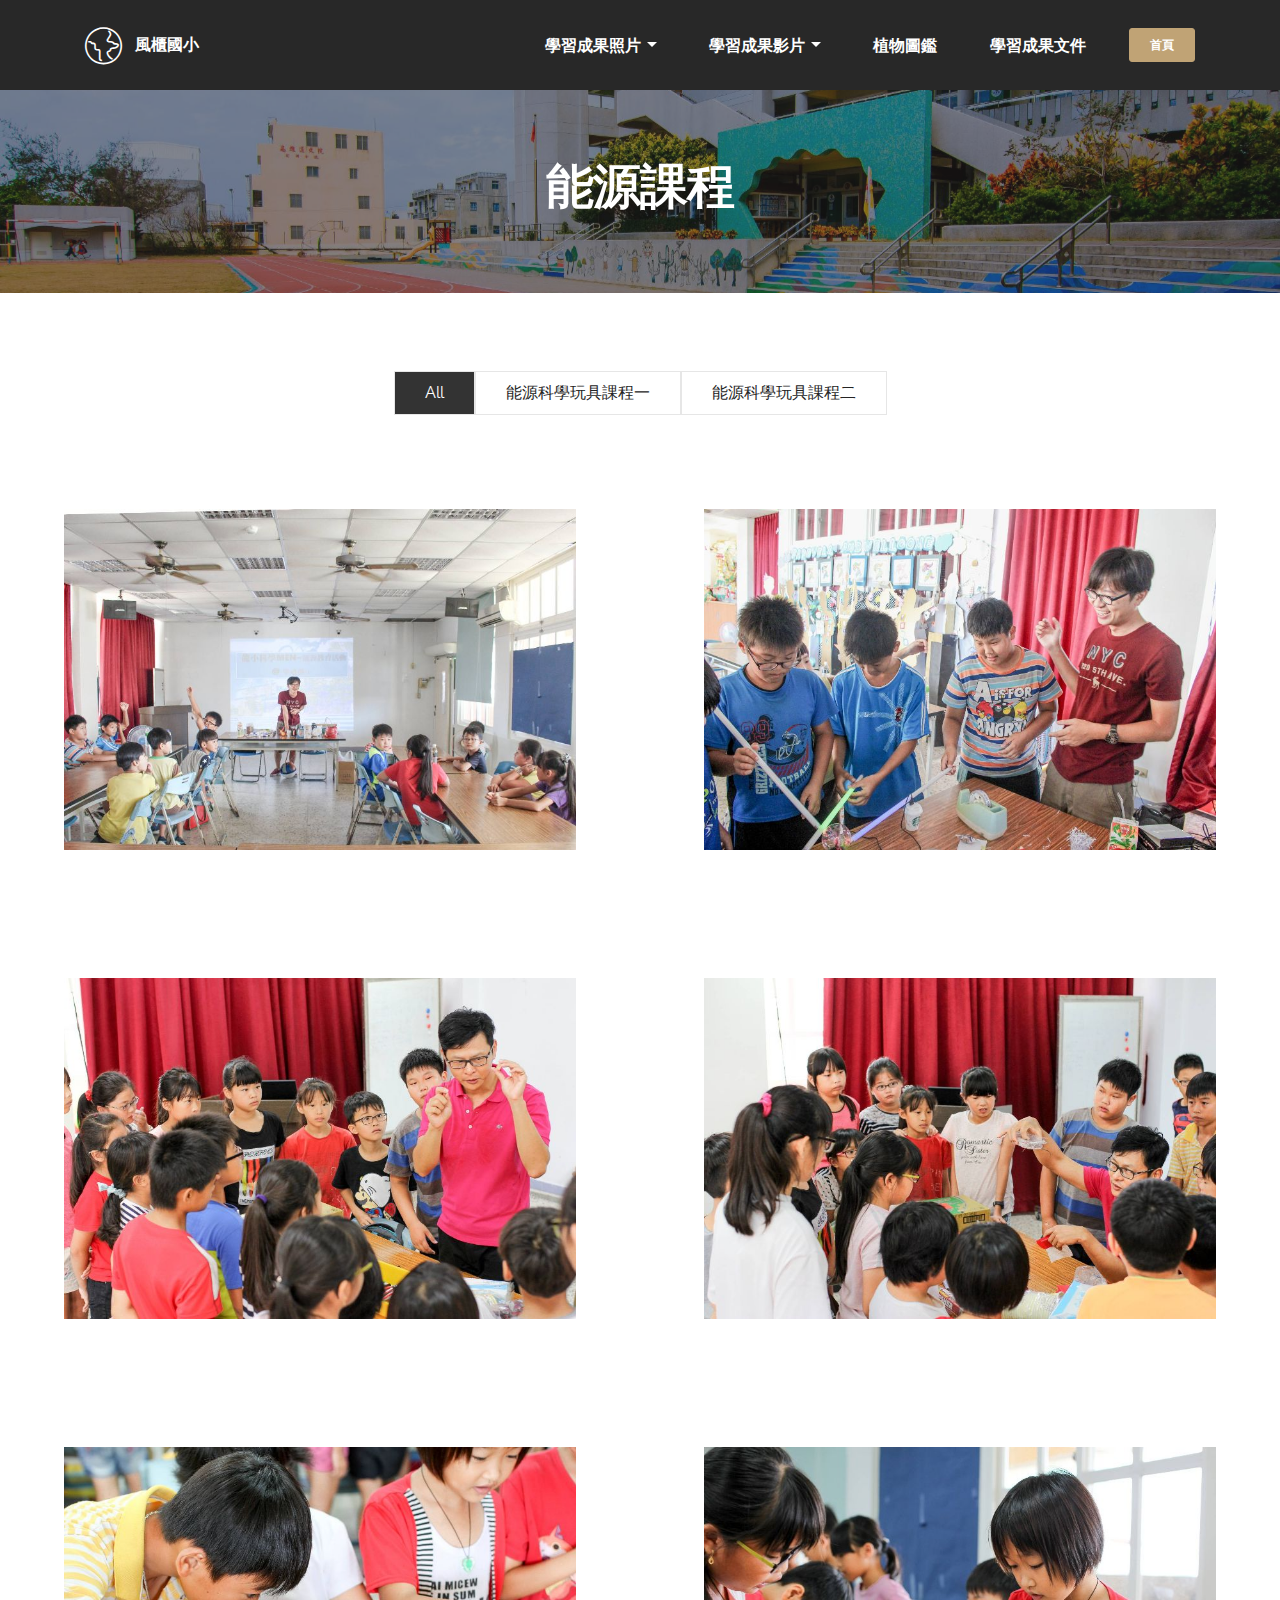
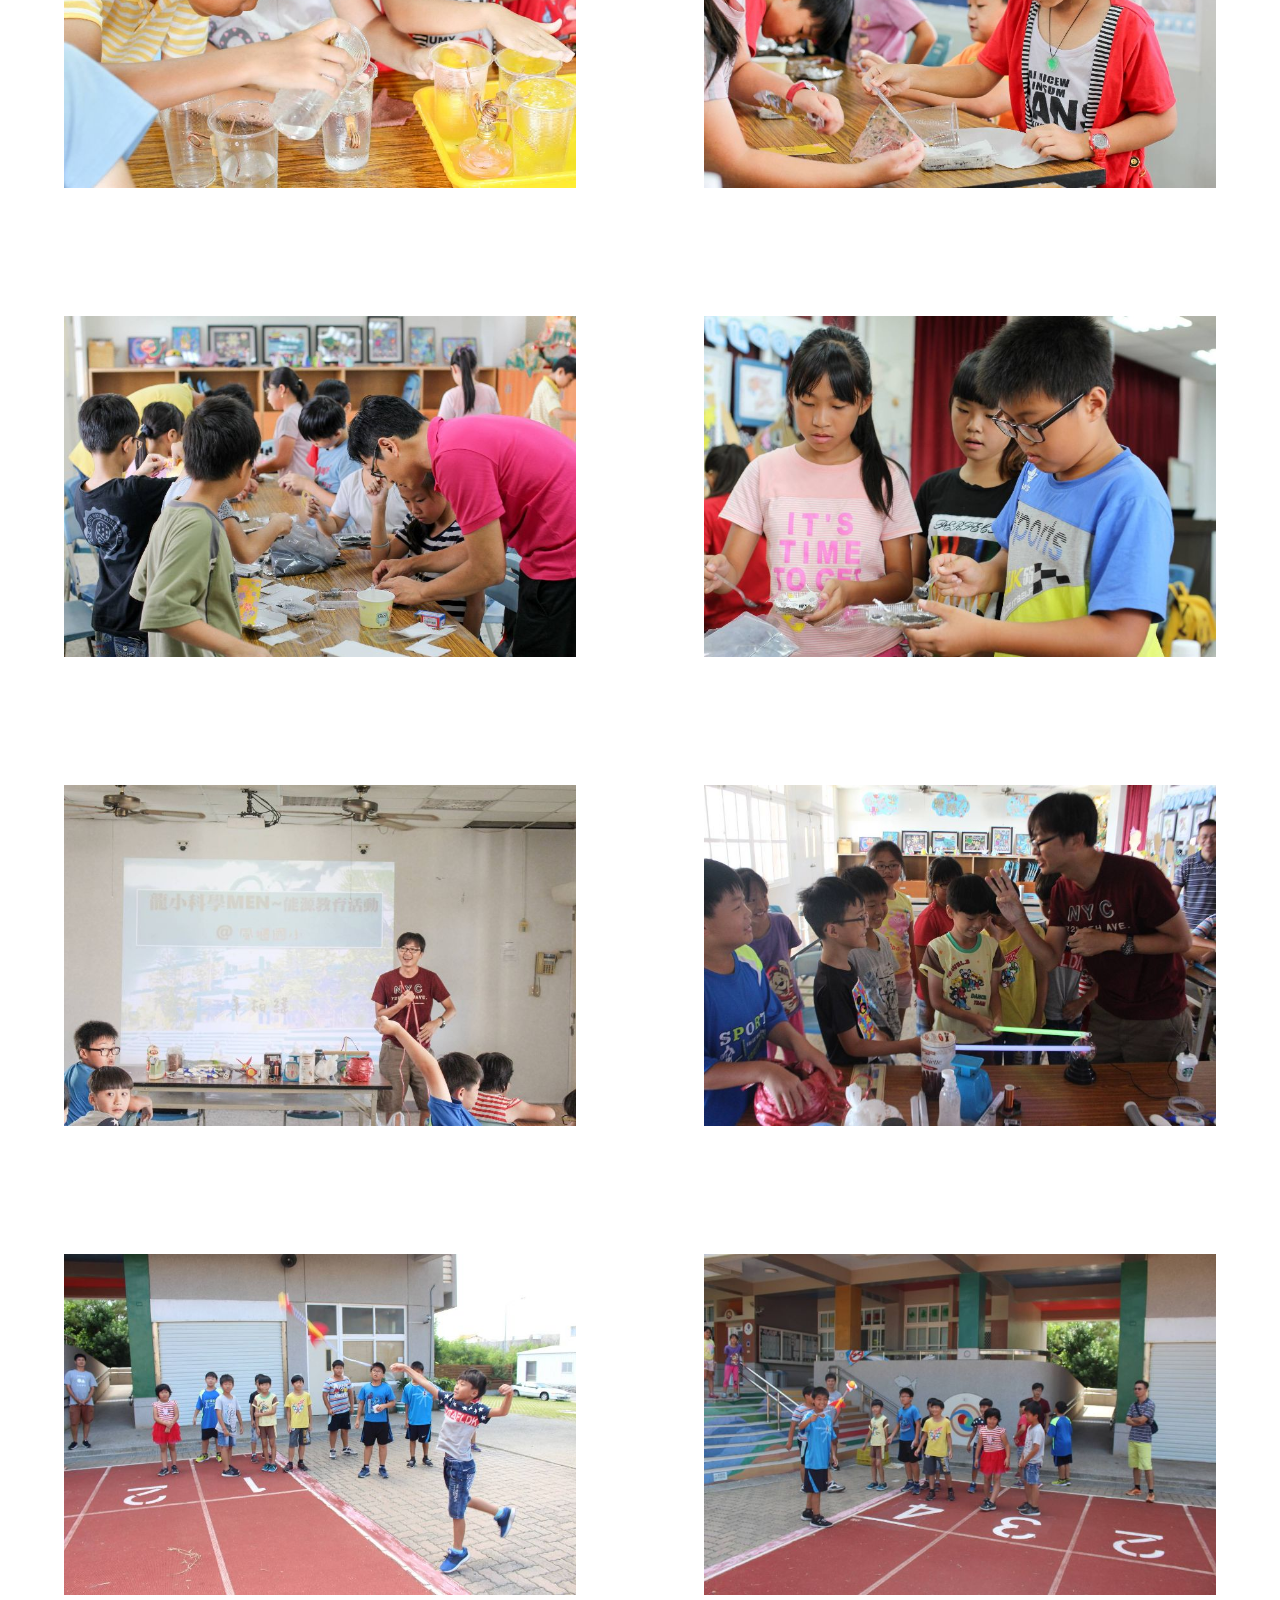
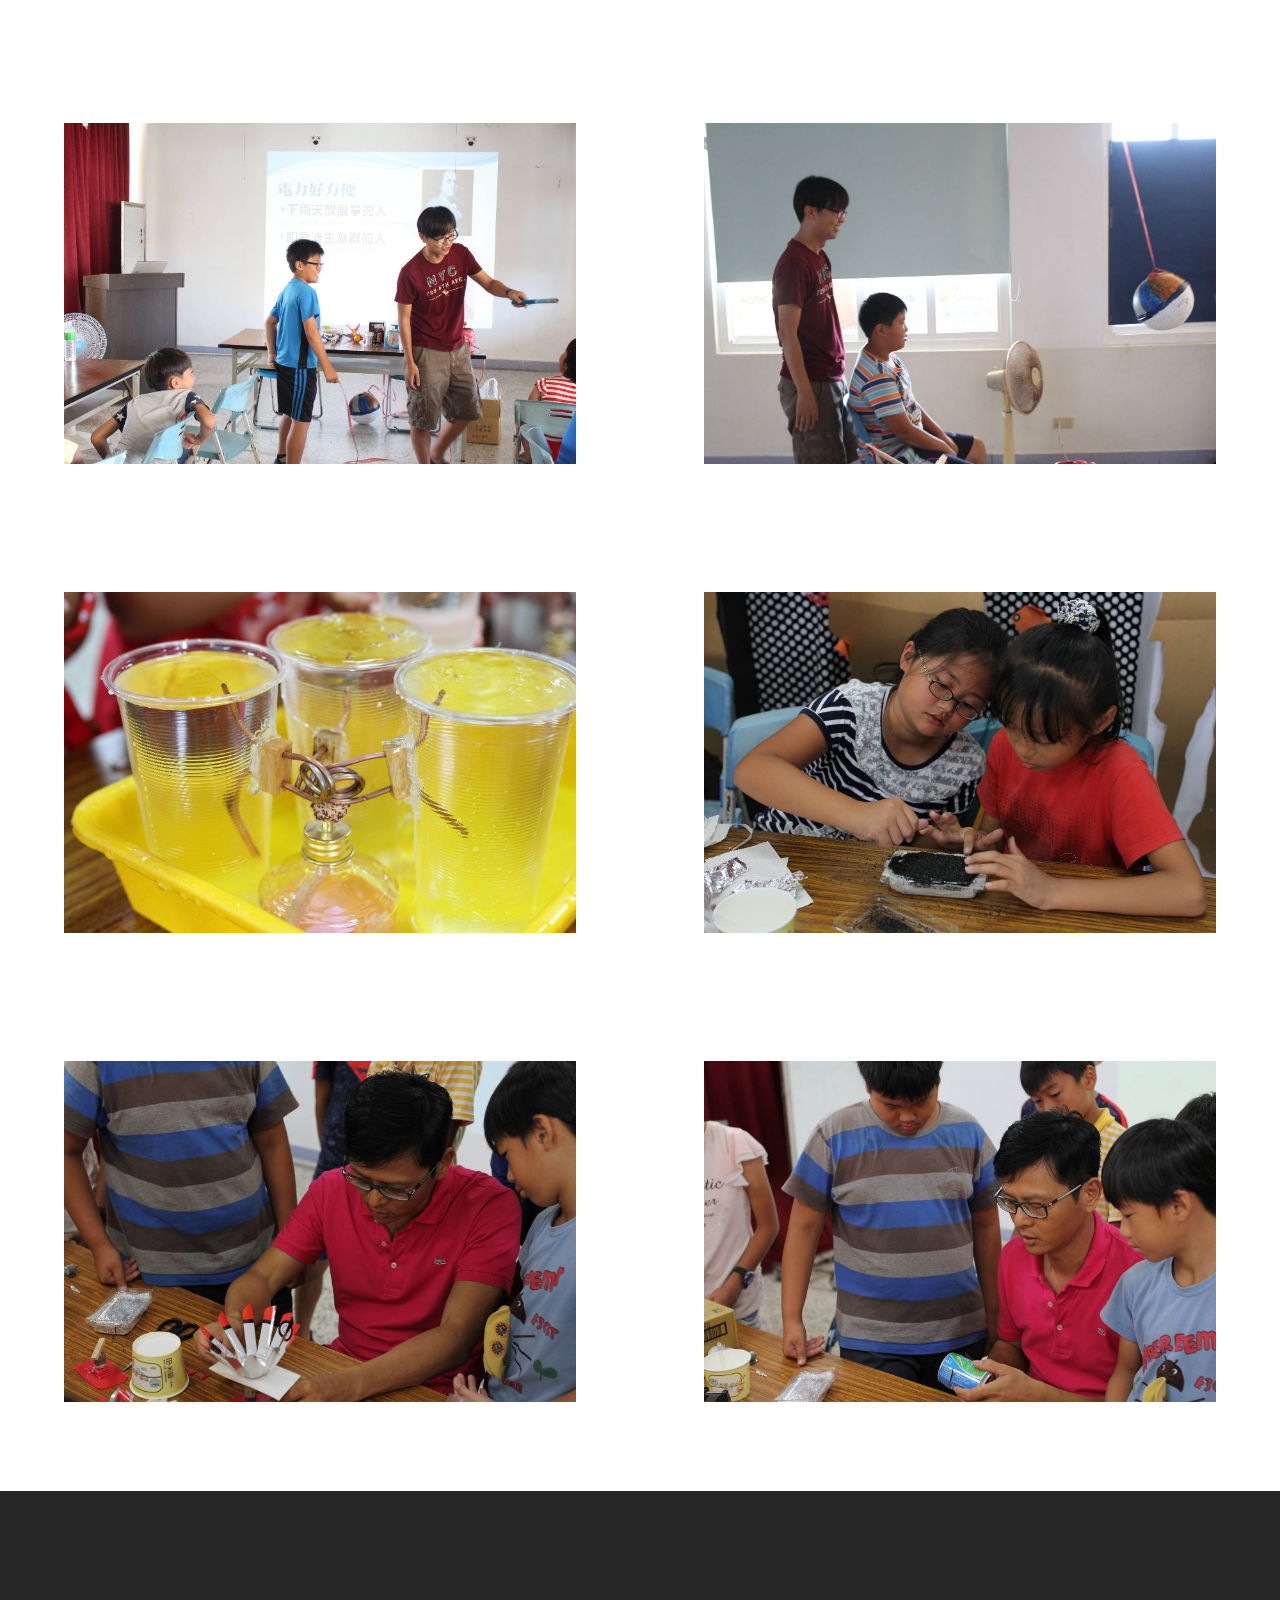
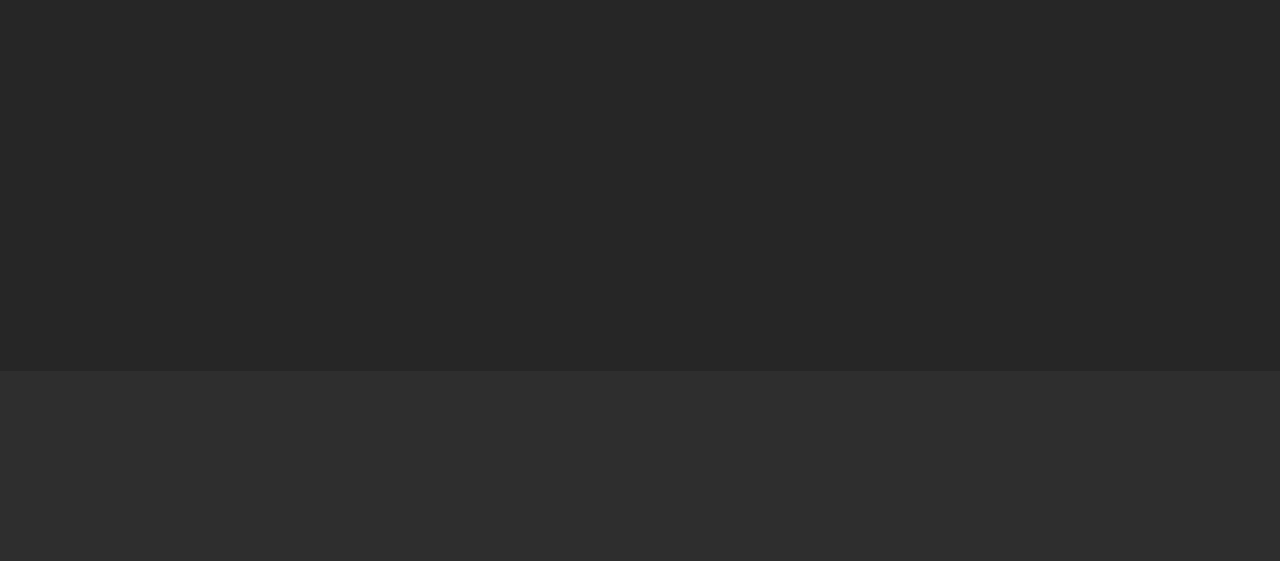
<file: page11.html>
<!DOCTYPE html>
<html>
<head>
  <!-- Site made with Mobirise Website Builder v4.3.0, https://mobirise.com -->
  <meta charset="UTF-8">
  <meta http-equiv="X-UA-Compatible" content="IE=edge">
  <meta name="generator" content="Mobirise v4.3.0, mobirise.com">
  <meta name="viewport" content="width=device-width, initial-scale=1">
  <link rel="shortcut icon" href="assets/images/mbr-favicon.png" type="image/x-icon">
  <meta name="description" content="Web Page Generator Description">
  <title>能源課程照片</title>
  <link rel="stylesheet" href="assets/web/assets/mobirise-icons/mobirise-icons.css">
  <link rel="stylesheet" href="https://fonts.googleapis.com/css?family=Montserrat:400,700">
  <link rel="stylesheet" href="https://fonts.googleapis.com/css?family=Raleway:100,100i,200,200i,300,300i,400,400i,500,500i,600,600i,700,700i,800,800i,900,900i">
  <link rel="stylesheet" href="assets/et-line-font-plugin/style.css">
  <link rel="stylesheet" href="https://fonts.googleapis.com/css?family=Lora:400,700,400italic,700italic&subset=latin">
  <link rel="stylesheet" href="assets/bootstrap-material-design-font/css/material.css">
  <link rel="stylesheet" href="assets/tether/tether.min.css">
  <link rel="stylesheet" href="assets/bootstrap/css/bootstrap.min.css">
  <link rel="stylesheet" href="assets/animate.css/animate.min.css">
  <link rel="stylesheet" href="assets/socicon/css/styles.css">
  <link rel="stylesheet" href="assets/dropdown/css/style.css">
  <link rel="stylesheet" href="assets/theme/css/style.css">
  <link rel="stylesheet" href="assets/mobirise-gallery/style.css">
  <link rel="stylesheet" href="assets/mobirise/css/mbr-additional.css" type="text/css">
  
  
  
</head>
<body>
<section id="ext_menu-1h" data-rv-view="476">

    <nav class="navbar navbar-dropdown navbar-fixed-top">
        <div class="container">

            <div class="mbr-table">
                <div class="mbr-table-cell">

                    <div class="navbar-brand">
                        <span class="navbar-logo"><span class="mbri-globe mbr-iconfont mbr-iconfont-menu"></span></span>
                        <a class="navbar-caption" href="index.html">風櫃國小</a>
                    </div>

                </div>
                <div class="mbr-table-cell">

                    <button class="navbar-toggler pull-xs-right hidden-md-up" type="button" data-toggle="collapse" data-target="#exCollapsingNavbar">
                        <div class="hamburger-icon"></div>
                    </button>

                    <ul class="nav-dropdown collapse pull-xs-right nav navbar-nav navbar-toggleable-sm" id="exCollapsingNavbar"><li class="nav-item dropdown"><a class="nav-link link dropdown-toggle" href="https://mobirise.com/" data-toggle="dropdown-submenu" aria-expanded="false">學習成果照片</a><div class="dropdown-menu"><a class="dropdown-item" href="page8.html">闖關活動</a><a class="dropdown-item" href="page9.html">樂活農耕</a><a class="dropdown-item" href="page10.html">數位課程</a><a class="dropdown-item" href="page11.html">能源課程</a><a class="dropdown-item" href="page7.html">行動會議</a><a class="dropdown-item" href="page13.html">海洋教育</a><a class="dropdown-item" href="page14.html">課間運動</a></div></li><li class="nav-item dropdown open"><a class="nav-link link dropdown-toggle" href="page1.html" data-toggle="dropdown-submenu" aria-expanded="true">學習成果影片</a><div class="dropdown-menu"><a class="dropdown-item" href="page2.html">植物介紹</a><a class="dropdown-item" href="page1.html">學習歷程</a><a class="dropdown-item" href="page3.html">樂活農耕</a><a class="dropdown-item" href="page4.html">闖關活動</a><a class="dropdown-item" href="page5.html">生態保育</a></div></li><li class="nav-item"><a class="nav-link link" href="page12.html">植物圖鑑</a></li><li class="nav-item"><a class="nav-link link" href="page6.html">學習成果文件</a></li><li class="nav-item nav-btn"><a class="nav-link btn btn-primary" href="index.html">首頁</a></li></ul>
                    <button hidden="" class="navbar-toggler navbar-close" type="button" data-toggle="collapse" data-target="#exCollapsingNavbar">
                        <div class="close-icon"></div>
                    </button>

                </div>
            </div>

        </div>
    </nav>

</section>

<section class="engine"><a href="https://mobirise.co/f">free bootstrap builder</a></section><section class="mbr-section article mbr-parallax-background mbr-after-navbar" id="msg-box8-1i" data-rv-view="478" style="background-image: url(assets/images/img-9-2000x1333.jpg); padding-top: 160px; padding-bottom: 80px;">

    <div class="mbr-overlay" style="opacity: 0.5; background-color: rgb(34, 34, 34);">
    </div>
    <div class="container">
        <div class="row">
            <div class="col-md-8 col-md-offset-2 text-xs-center">
                <h3 class="mbr-section-title display-2">能源課程</h3>
                <div class="lead"></div>
                
            </div>
        </div>
    </div>

</section>

<section class="mbr-gallery mbr-section mbr-section-nopadding mbr-slider-carousel" data-filter="true" id="gallery1-1j" data-rv-view="481" style="background-color: rgb(255, 255, 255); padding-top: 3rem; padding-bottom: 1.5rem;">
    <!-- Filter -->
    <div class="mbr-gallery-filter container gallery-filter-active">
        <ul>
            <li class="mbr-gallery-filter-all active">All</li>
        </ul>
    </div>

    <!-- Gallery -->
    <div class="mbr-gallery-row">
        <div class=" mbr-gallery-layout-default">
            <div>
                <div>
                    <div class="mbr-gallery-item mbr-gallery-item__mobirise3 mbr-gallery-item--p4" data-video-url="false" data-tags="能源科學玩具課程一">
                        <div href="#lb-gallery1-1j" data-slide-to="0" data-toggle="modal">
                            
                            

                            <img src="assets/images/img-750-2000x1333-800x533.jpg" alt="">
                            
                            <span class="icon-focus"></span>
                            
                        </div>
                    </div><div class="mbr-gallery-item mbr-gallery-item__mobirise3 mbr-gallery-item--p4" data-video-url="false" data-tags="能源科學玩具課程一">
                        <div href="#lb-gallery1-1j" data-slide-to="1" data-toggle="modal">
                            
                            

                            <img src="assets/images/img-774-2000x1333-800x533.jpg" alt="">
                            
                            <span class="icon-focus"></span>
                            
                        </div>
                    </div><div class="mbr-gallery-item mbr-gallery-item__mobirise3 mbr-gallery-item--p4" data-video-url="false" data-tags="能源科學玩具課程二">
                        <div href="#lb-gallery1-1j" data-slide-to="2" data-toggle="modal">
                            
                            

                            <img src="assets/images/img-25-2000x1333-800x533.jpg" alt="">
                            
                            <span class="icon-focus"></span>
                            
                        </div>
                    </div><div class="mbr-gallery-item mbr-gallery-item__mobirise3 mbr-gallery-item--p4" data-video-url="false" data-tags="能源科學玩具課程二">
                        <div href="#lb-gallery1-1j" data-slide-to="3" data-toggle="modal">
                            
                            

                            <img src="assets/images/img-29-2000x1333-800x533.jpg" alt="">
                            
                            <span class="icon-focus"></span>
                            
                        </div>
                    </div><div class="mbr-gallery-item mbr-gallery-item__mobirise3 mbr-gallery-item--p4" data-video-url="false" data-tags="能源科學玩具課程二">
                        <div href="#lb-gallery1-1j" data-slide-to="4" data-toggle="modal">
                            
                            

                            <img src="assets/images/img-26-2000x1333-800x533.jpg" alt="">
                            
                            <span class="icon-focus"></span>
                            
                        </div>
                    </div><div class="mbr-gallery-item mbr-gallery-item__mobirise3 mbr-gallery-item--p4" data-video-url="false" data-tags="能源科學玩具課程二">
                        <div href="#lb-gallery1-1j" data-slide-to="5" data-toggle="modal">
                            
                            

                            <img src="assets/images/img-27-2000x1333-800x533.jpg" alt="">
                            
                            <span class="icon-focus"></span>
                            
                        </div>
                    </div><div class="mbr-gallery-item mbr-gallery-item__mobirise3 mbr-gallery-item--p4" data-video-url="false" data-tags="能源科學玩具課程二">
                        <div href="#lb-gallery1-1j" data-slide-to="6" data-toggle="modal">
                            
                            

                            <img src="assets/images/img-28-2000x1333-800x533.jpg" alt="">
                            
                            <span class="icon-focus"></span>
                            
                        </div>
                    </div><div class="mbr-gallery-item mbr-gallery-item__mobirise3 mbr-gallery-item--p4" data-video-url="false" data-tags="能源科學玩具課程二">
                        <div href="#lb-gallery1-1j" data-slide-to="7" data-toggle="modal">
                            
                            

                            <img src="assets/images/img-9146-2000x1333-800x533.jpg" alt="">
                            
                            <span class="icon-focus"></span>
                            
                        </div>
                    </div><div class="mbr-gallery-item mbr-gallery-item__mobirise3 mbr-gallery-item--p4" data-video-url="false" data-tags="能源科學玩具課程一">
                        <div href="#lb-gallery1-1j" data-slide-to="8" data-toggle="modal">
                            
                            

                            <img src="assets/images/img-748-2000x1333-800x533.jpg" alt="">
                            
                            <span class="icon-focus"></span>
                            
                        </div>
                    </div><div class="mbr-gallery-item mbr-gallery-item__mobirise3 mbr-gallery-item--p4" data-video-url="false" data-tags="能源科學玩具課程一">
                        <div href="#lb-gallery1-1j" data-slide-to="9" data-toggle="modal">
                            
                            

                            <img src="assets/images/img-769-2000x1333-800x533.jpg" alt="">
                            
                            <span class="icon-focus"></span>
                            
                        </div>
                    </div><div class="mbr-gallery-item mbr-gallery-item__mobirise3 mbr-gallery-item--p4" data-video-url="false" data-tags="能源科學玩具課程一">
                        <div href="#lb-gallery1-1j" data-slide-to="10" data-toggle="modal">
                            
                            

                            <img src="assets/images/img-796-2000x1333-800x533.jpg" alt="">
                            
                            <span class="icon-focus"></span>
                            
                        </div>
                    </div><div class="mbr-gallery-item mbr-gallery-item__mobirise3 mbr-gallery-item--p4" data-video-url="false" data-tags="能源科學玩具課程一">
                        <div href="#lb-gallery1-1j" data-slide-to="11" data-toggle="modal">
                            
                            

                            <img src="assets/images/img-799-2000x1333-800x533.jpg" alt="">
                            
                            <span class="icon-focus"></span>
                            
                        </div>
                    </div><div class="mbr-gallery-item mbr-gallery-item__mobirise3 mbr-gallery-item--p4" data-video-url="false" data-tags="能源科學玩具課程一">
                        <div href="#lb-gallery1-1j" data-slide-to="12" data-toggle="modal">
                            
                            

                            <img src="assets/images/img-756-2000x1333-800x533.jpg" alt="">
                            
                            <span class="icon-focus"></span>
                            
                        </div>
                    </div><div class="mbr-gallery-item mbr-gallery-item__mobirise3 mbr-gallery-item--p4" data-video-url="false" data-tags="能源科學玩具課程一">
                        <div href="#lb-gallery1-1j" data-slide-to="13" data-toggle="modal">
                            
                            

                            <img src="assets/images/img-786-2000x1333-800x533.jpg" alt="">
                            
                            <span class="icon-focus"></span>
                            
                        </div>
                    </div><div class="mbr-gallery-item mbr-gallery-item__mobirise3 mbr-gallery-item--p4" data-video-url="false" data-tags="能源科學玩具課程二">
                        <div href="#lb-gallery1-1j" data-slide-to="14" data-toggle="modal">
                            
                            

                            <img src="assets/images/img-9103-2000x1333-800x533.jpg" alt="">
                            
                            <span class="icon-focus"></span>
                            
                        </div>
                    </div><div class="mbr-gallery-item mbr-gallery-item__mobirise3 mbr-gallery-item--p4" data-video-url="false" data-tags="能源科學玩具課程二">
                        <div href="#lb-gallery1-1j" data-slide-to="15" data-toggle="modal">
                            
                            

                            <img src="assets/images/img-9156-2000x1333-800x533.jpg" alt="">
                            
                            <span class="icon-focus"></span>
                            
                        </div>
                    </div><div class="mbr-gallery-item mbr-gallery-item__mobirise3 mbr-gallery-item--p4" data-video-url="false" data-tags="能源科學玩具課程二">
                        <div href="#lb-gallery1-1j" data-slide-to="16" data-toggle="modal">
                            
                            

                            <img src="assets/images/img-9169-2000x1333-800x533.jpg" alt="">
                            
                            <span class="icon-focus"></span>
                            
                        </div>
                    </div><div class="mbr-gallery-item mbr-gallery-item__mobirise3 mbr-gallery-item--p4" data-video-url="false" data-tags="能源科學玩具課程二">
                        <div href="#lb-gallery1-1j" data-slide-to="17" data-toggle="modal">
                            
                            

                            <img src="assets/images/img-9172-2000x1333-800x533.jpg" alt="">
                            
                            <span class="icon-focus"></span>
                            
                        </div>
                    </div>
                </div>
            </div>
            <div class="clearfix"></div>
        </div>
    </div>

    <!-- Lightbox -->
    <div data-app-prevent-settings="" class="mbr-slider modal fade carousel slide" tabindex="-1" data-keyboard="true" data-interval="false" id="lb-gallery1-1j">
        <div class="modal-dialog">
            <div class="modal-content">
                <div class="modal-body">
                    <ol class="carousel-indicators">
                        <li data-app-prevent-settings="" data-target="#lb-gallery1-1j" data-slide-to="0"></li><li data-app-prevent-settings="" data-target="#lb-gallery1-1j" data-slide-to="1"></li><li data-app-prevent-settings="" data-target="#lb-gallery1-1j" data-slide-to="2"></li><li data-app-prevent-settings="" data-target="#lb-gallery1-1j" data-slide-to="3"></li><li data-app-prevent-settings="" data-target="#lb-gallery1-1j" data-slide-to="4"></li><li data-app-prevent-settings="" data-target="#lb-gallery1-1j" data-slide-to="5"></li><li data-app-prevent-settings="" data-target="#lb-gallery1-1j" data-slide-to="6"></li><li data-app-prevent-settings="" data-target="#lb-gallery1-1j" data-slide-to="7"></li><li data-app-prevent-settings="" data-target="#lb-gallery1-1j" data-slide-to="8"></li><li data-app-prevent-settings="" data-target="#lb-gallery1-1j" data-slide-to="9"></li><li data-app-prevent-settings="" data-target="#lb-gallery1-1j" data-slide-to="10"></li><li data-app-prevent-settings="" data-target="#lb-gallery1-1j" data-slide-to="11"></li><li data-app-prevent-settings="" data-target="#lb-gallery1-1j" data-slide-to="12"></li><li data-app-prevent-settings="" data-target="#lb-gallery1-1j" data-slide-to="13"></li><li data-app-prevent-settings="" data-target="#lb-gallery1-1j" data-slide-to="14"></li><li data-app-prevent-settings="" data-target="#lb-gallery1-1j" data-slide-to="15"></li><li data-app-prevent-settings="" data-target="#lb-gallery1-1j" data-slide-to="16"></li><li data-app-prevent-settings="" data-target="#lb-gallery1-1j" class=" active" data-slide-to="17"></li>
                    </ol>
                    <div class="carousel-inner">
                        <div class="carousel-item">
                            <img src="assets/images/img-750-2000x1333.jpg" alt="">
                        </div><div class="carousel-item">
                            <img src="assets/images/img-774-2000x1333.jpg" alt="">
                        </div><div class="carousel-item">
                            <img src="assets/images/img-25-2000x1333.jpg" alt="">
                        </div><div class="carousel-item">
                            <img src="assets/images/img-29-2000x1333.jpg" alt="">
                        </div><div class="carousel-item">
                            <img src="assets/images/img-26-2000x1333.jpg" alt="">
                        </div><div class="carousel-item">
                            <img src="assets/images/img-27-2000x1333.jpg" alt="">
                        </div><div class="carousel-item">
                            <img src="assets/images/img-28-2000x1333.jpg" alt="">
                        </div><div class="carousel-item">
                            <img src="assets/images/img-9146-2000x1333.jpg" alt="">
                        </div><div class="carousel-item">
                            <img src="assets/images/img-748-2000x1333.jpg" alt="">
                        </div><div class="carousel-item">
                            <img src="assets/images/img-769-2000x1333.jpg" alt="">
                        </div><div class="carousel-item">
                            <img src="assets/images/img-796-2000x1333.jpg" alt="">
                        </div><div class="carousel-item">
                            <img src="assets/images/img-799-2000x1333.jpg" alt="">
                        </div><div class="carousel-item">
                            <img src="assets/images/img-756-2000x1333.jpg" alt="">
                        </div><div class="carousel-item">
                            <img src="assets/images/img-786-2000x1333.jpg" alt="">
                        </div><div class="carousel-item">
                            <img src="assets/images/img-9103-2000x1333.jpg" alt="">
                        </div><div class="carousel-item">
                            <img src="assets/images/img-9156-2000x1333.jpg" alt="">
                        </div><div class="carousel-item">
                            <img src="assets/images/img-9169-2000x1333.jpg" alt="">
                        </div><div class="carousel-item active">
                            <img src="assets/images/img-9172-2000x1333.jpg" alt="">
                        </div>
                    </div>
                    <a class="left carousel-control" role="button" data-slide="prev" href="#lb-gallery1-1j">
                        <span class="icon-prev" aria-hidden="true"></span>
                        <span class="sr-only">Previous</span>
                    </a>
                    <a class="right carousel-control" role="button" data-slide="next" href="#lb-gallery1-1j">
                        <span class="icon-next" aria-hidden="true"></span>
                        <span class="sr-only">Next</span>
                    </a>

                    <a class="close" href="#" role="button" data-dismiss="modal">
                        <span aria-hidden="true">×</span>
                        <span class="sr-only">Close</span>
                    </a>
                </div>
            </div>
        </div>
    </div>
</section>

<section class="mbr-section mbr-section-md-padding mbr-footer footer2" id="contacts2-1k" data-rv-view="556" style="background-color: rgb(38, 38, 38); padding-top: 90px; padding-bottom: 90px;">
    
    <div class="container">
        <div class="row">
            <div class="mbr-footer-content col-xs-12 col-md-3">
                <p><strong>Address</strong><br>澎湖縣馬公市風櫃里66號<br><br><br>
<strong>Contacts</strong><br>
Fb:https://www.facebook.com/penghufkps/<br>
Phone: (06) 9951280<br><br></p>
            </div>
            <div class="mbr-footer-content col-xs-12 col-md-3"></div>
            <div class="col-xs-12 col-md-6">
                <div class="mbr-map"><iframe frameborder="0" style="border:0" src="https://www.google.com/maps/embed/v1/place?key=AIzaSyA0Dx_boXQiwvdz8sJHoYeZNVTdoWONYkU&amp;q=place_id:ChIJjTkjMptQbDQRIsXgkbqrwTc" allowfullscreen=""></iframe></div>
            </div>
        </div>
    </div>
</section>

<section class="mbr-section mbr-section-md-padding" id="social-buttons4-1l" data-rv-view="558" style="background-color: rgb(46, 46, 46); padding-top: 30px; padding-bottom: 30px;">
    
    <div class="container">
        <div class="row">
            <div class="col-md-8 col-md-offset-2 text-xs-center">
                <h3 class="mbr-section-title display-2">FOLLOW US</h3>
                <div> <a class="btn btn-social" title="Facebook" target="_blank" href="https://www.facebook.com/penghufkps/"><i class="socicon socicon-facebook"></i></a>  <a class="btn btn-social" title="YouTube" target="_blank" href="https://www.youtube.com/channel/UC69TV3DEhH7MbRbWVWJRkPA?view_as=subscriber"><i class="socicon socicon-youtube"></i></a>       </div>
            </div>
        </div>
    </div>
</section>


  <script src="assets/web/assets/jquery/jquery.min.js"></script>
  <script src="assets/tether/tether.min.js"></script>
  <script src="assets/bootstrap/js/bootstrap.min.js"></script>
  <script src="assets/jarallax/jarallax.js"></script>
  <script src="assets/smooth-scroll/smooth-scroll.js"></script>
  <script src="assets/viewport-checker/jquery.viewportchecker.js"></script>
  <script src="assets/masonry/masonry.pkgd.min.js"></script>
  <script src="assets/imagesloaded/imagesloaded.pkgd.min.js"></script>
  <script src="assets/bootstrap-carousel-swipe/bootstrap-carousel-swipe.js"></script>
  <script src="assets/dropdown/js/script.min.js"></script>
  <script src="assets/touch-swipe/jquery.touch-swipe.min.js"></script>
  <script src="assets/theme/js/script.js"></script>
  <script src="assets/mobirise-gallery/player.min.js"></script>
  <script src="assets/mobirise-gallery/script.js"></script>
  
  
  <input name="animation" type="hidden">
  </body>
</html>
</file>
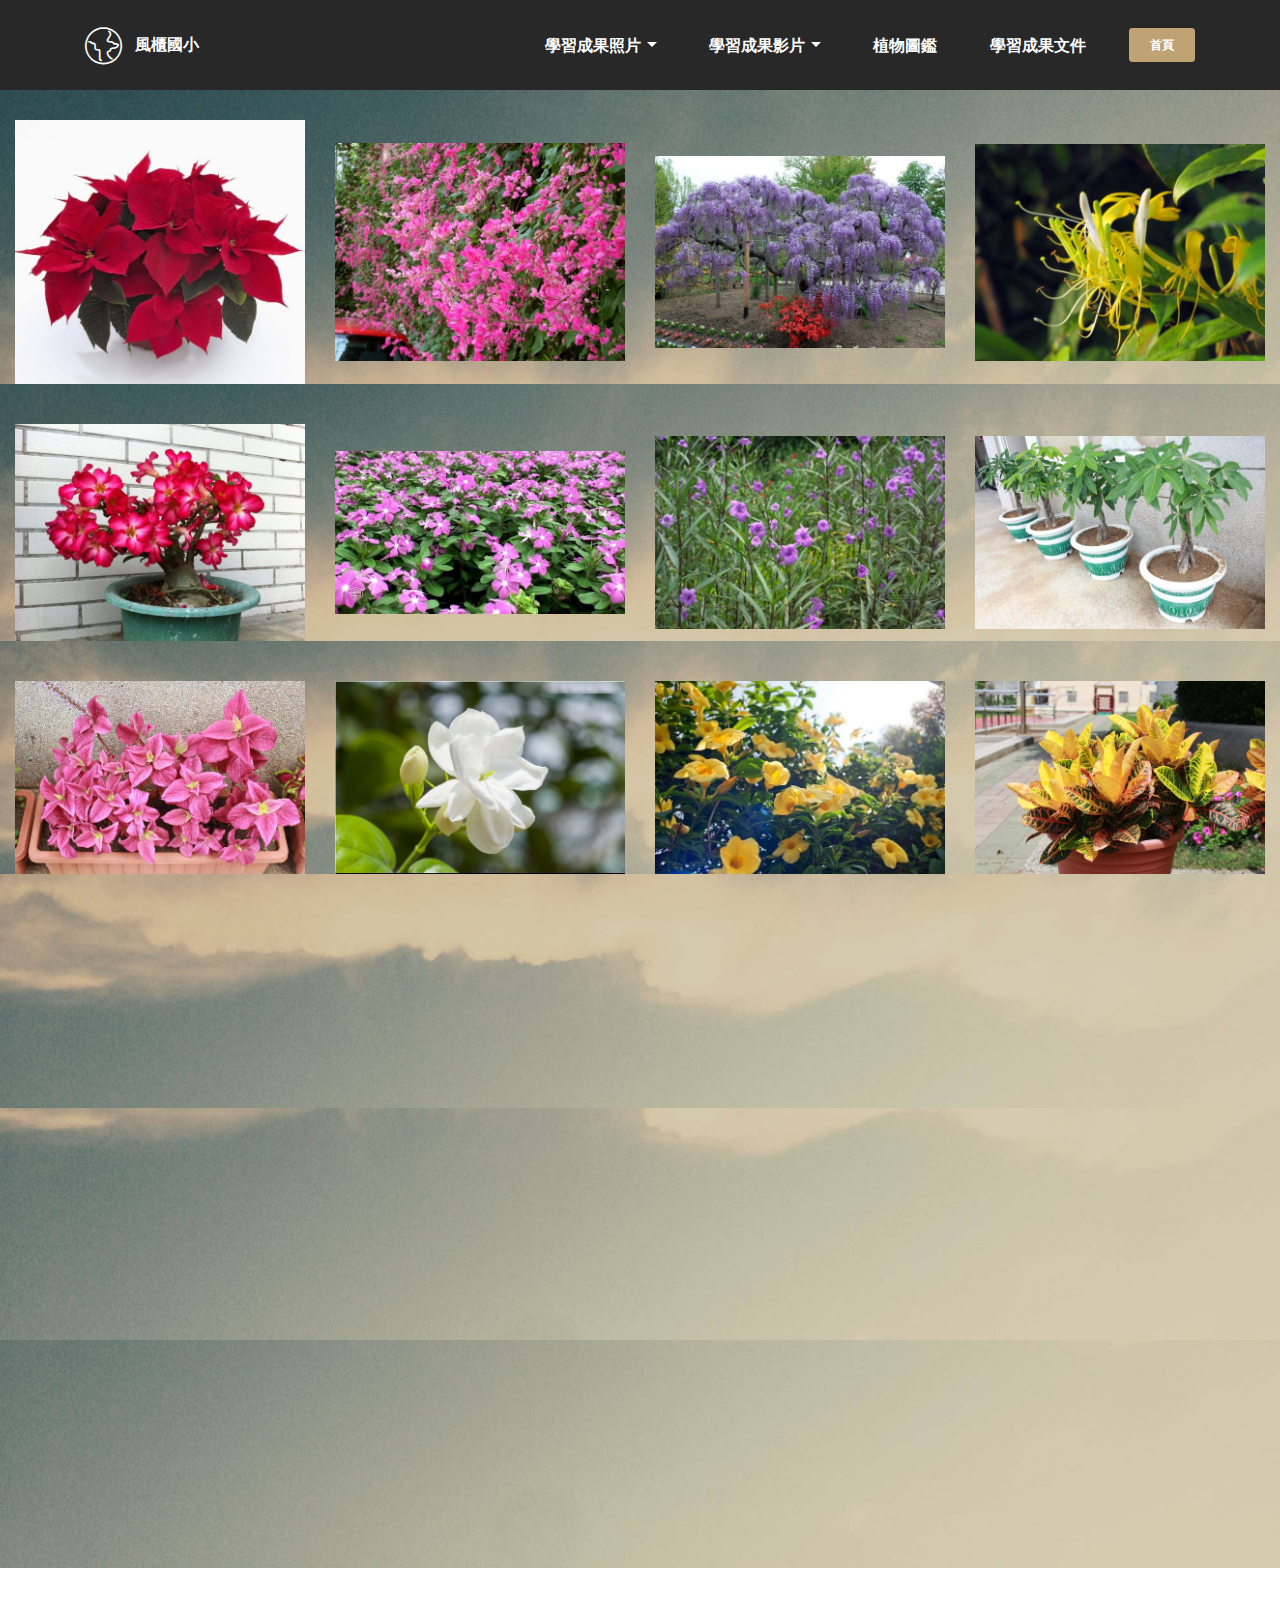
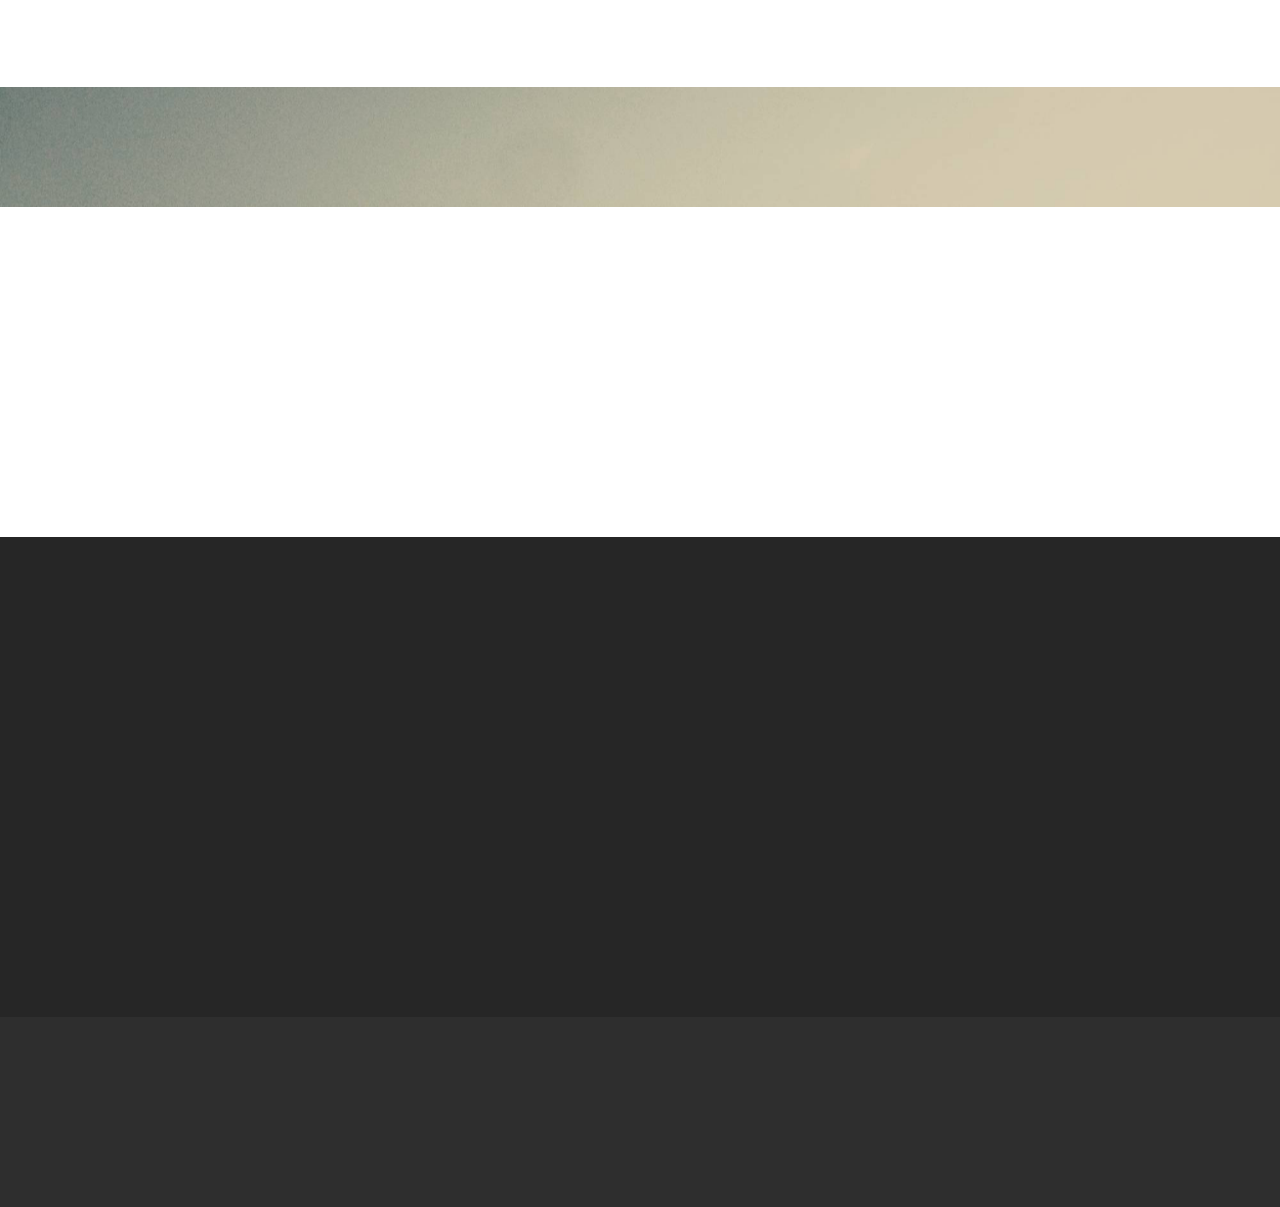
<file: page12.html>
<!DOCTYPE html>
<html>
<head>
  <!-- Site made with Mobirise Website Builder v4.3.0, https://mobirise.com -->
  <meta charset="UTF-8">
  <meta http-equiv="X-UA-Compatible" content="IE=edge">
  <meta name="generator" content="Mobirise v4.3.0, mobirise.com">
  <meta name="viewport" content="width=device-width, initial-scale=1">
  <link rel="shortcut icon" href="assets/images/mbr-favicon.png" type="image/x-icon">
  <meta name="description" content="">
  <title>植物圖鑑</title>
  <link rel="stylesheet" href="assets/bootstrap-material-design-font/css/material.css">
  <link rel="stylesheet" href="assets/web/assets/mobirise-icons/mobirise-icons.css">
  <link rel="stylesheet" href="https://fonts.googleapis.com/css?family=Montserrat:400,700">
  <link rel="stylesheet" href="https://fonts.googleapis.com/css?family=Raleway:100,100i,200,200i,300,300i,400,400i,500,500i,600,600i,700,700i,800,800i,900,900i">
  <link rel="stylesheet" href="https://fonts.googleapis.com/css?family=Lora:400,700,400italic,700italic&subset=latin">
  <link rel="stylesheet" href="assets/tether/tether.min.css">
  <link rel="stylesheet" href="assets/bootstrap/css/bootstrap.min.css">
  <link rel="stylesheet" href="assets/dropdown/css/style.css">
  <link rel="stylesheet" href="assets/socicon/css/styles.css">
  <link rel="stylesheet" href="assets/animate.css/animate.min.css">
  <link rel="stylesheet" href="assets/theme/css/style.css">
  <link rel="stylesheet" href="assets/mobirise/css/mbr-additional.css" type="text/css">
  
  
  
</head>
<body>
<section id="ext_menu-1m" data-rv-view="569">

    <nav class="navbar navbar-dropdown navbar-fixed-top">
        <div class="container">

            <div class="mbr-table">
                <div class="mbr-table-cell">

                    <div class="navbar-brand">
                        <span class="navbar-logo"><span class="mbri-globe mbr-iconfont mbr-iconfont-menu"></span></span>
                        <a class="navbar-caption" href="index.html">風櫃國小</a>
                    </div>

                </div>
                <div class="mbr-table-cell">

                    <button class="navbar-toggler pull-xs-right hidden-md-up" type="button" data-toggle="collapse" data-target="#exCollapsingNavbar">
                        <div class="hamburger-icon"></div>
                    </button>

                    <ul class="nav-dropdown collapse pull-xs-right nav navbar-nav navbar-toggleable-sm" id="exCollapsingNavbar"><li class="nav-item dropdown"><a class="nav-link link dropdown-toggle" href="https://mobirise.com/" data-toggle="dropdown-submenu" aria-expanded="false">學習成果照片</a><div class="dropdown-menu"><a class="dropdown-item" href="page8.html">闖關活動</a><a class="dropdown-item" href="page9.html">樂活農耕</a><a class="dropdown-item" href="page10.html">數位課程</a><a class="dropdown-item" href="page11.html">能源課程</a><a class="dropdown-item" href="page7.html">行動會議</a><a class="dropdown-item" href="page13.html">海洋教育</a><a class="dropdown-item" href="page14.html">課間運動</a></div></li><li class="nav-item dropdown open"><a class="nav-link link dropdown-toggle" href="page1.html" data-toggle="dropdown-submenu" aria-expanded="true">學習成果影片</a><div class="dropdown-menu"><a class="dropdown-item" href="page2.html">植物介紹</a><a class="dropdown-item" href="page1.html">學習歷程</a><a class="dropdown-item" href="page3.html">樂活農耕</a><a class="dropdown-item" href="page4.html">闖關活動</a><a class="dropdown-item" href="page5.html">生態保育</a></div></li><li class="nav-item"><a class="nav-link link" href="page12.html">植物圖鑑</a></li><li class="nav-item"><a class="nav-link link" href="page6.html">學習成果文件</a></li><li class="nav-item nav-btn"><a class="nav-link btn btn-primary" href="index.html">首頁</a></li></ul>
                    <button hidden="" class="navbar-toggler navbar-close" type="button" data-toggle="collapse" data-target="#exCollapsingNavbar">
                        <div class="close-icon"></div>
                    </button>

                </div>
            </div>

        </div>
    </nav>

</section>

<section class="engine"><a href="https://mobirise.co/m">bootstrap table</a></section><section class="mbr-cards mbr-section mbr-section-nopadding mbr-parallax-background mbr-after-navbar" id="features3-24" data-rv-view="560" style="background-image: url(assets/images/jumbotron.jpg);">

    

    <div class="mbr-cards-row row">
        <div class="mbr-cards-col col-xs-12 col-lg-3" style="padding-top: 120px; padding-bottom: 0px;">
            <div class="container">
              <div class="card cart-block">
                  <div class="card-img"><a href="assets/files/finally%E6%A4%8D%E7%89%A9%E8%A1%A8%E6%A0%BC_%E9%83%A8%E5%88%8616.pdf"><img src="assets/images/245-600x547.jpg" class="card-img-top"></a></div>
                  
                </div>
            </div>
        </div>
        <div class="mbr-cards-col col-xs-12 col-lg-3" style="padding-top: 120px; padding-bottom: 0px;">
            <div class="container">
                <div class="card cart-block">
                    <div class="card-img"><a href="assets/files/finally%E6%A4%8D%E7%89%A9%E8%A1%A8%E6%A0%BC_%E9%83%A8%E5%88%8626.pdf"><img src="assets/images/654-600x450.jpg" class="card-img-top"></a></div>
                    
                </div>
            </div>
        </div>
        <div class="mbr-cards-col col-xs-12 col-lg-3" style="padding-top: 120px; padding-bottom: 0px;">
            <div class="container">
                <div class="card cart-block">
                    <div class="card-img"><a href="assets/files/finally%E6%A4%8D%E7%89%A9%E8%A1%A8%E6%A0%BC_%E9%83%A8%E5%88%8627.pdf"><img src="assets/images/987-600x398.jpg" class="card-img-top"></a></div>
                    
                </div>
            </div>
        </div>
        <div class="mbr-cards-col col-xs-12 col-lg-3" style="padding-top: 120px; padding-bottom: 0px;">
            <div class="container">
                <div class="card cart-block">
                    <div class="card-img"><a href="assets/files/finally%E6%A4%8D%E7%89%A9%E8%A1%A8%E6%A0%BC_%E9%83%A8%E5%88%8625.pdf"><img src="assets/images/1213-600x449.jpg" class="card-img-top"></a></div>
                    
                </div>
            </div>
        </div>
        
        
    </div>
</section>

<section class="mbr-cards mbr-section mbr-section-nopadding mbr-parallax-background" id="features3-28" data-rv-view="563" style="background-image: url(assets/images/jumbotron.jpg);">

    

    <div class="mbr-cards-row row">
        <div class="mbr-cards-col col-xs-12 col-lg-3" style="padding-top: 40px; padding-bottom: 0px;">
            <div class="container">
              <div class="card cart-block">
                  <div class="card-img"><a href="assets/files/finally%E6%A4%8D%E7%89%A9%E8%A1%A8%E6%A0%BC_%E9%83%A8%E5%88%8619.pdf"><img src="assets/images/4546-600x448.jpg" class="card-img-top"></a></div>
                  
                </div>
            </div>
        </div>
        <div class="mbr-cards-col col-xs-12 col-lg-3" style="padding-top: 40px; padding-bottom: 0px;">
            <div class="container">
                <div class="card cart-block">
                    <div class="card-img"><a href="assets/files/finally%E6%A4%8D%E7%89%A9%E8%A1%A8%E6%A0%BC_%E9%83%A8%E5%88%8624.pdf"><img src="assets/images/8978-600x337.jpg" class="card-img-top"></a></div>
                    
                </div>
            </div>
        </div>
        <div class="mbr-cards-col col-xs-12 col-lg-3" style="padding-top: 40px; padding-bottom: 0px;">
            <div class="container">
                <div class="card cart-block">
                    <div class="card-img"><a href="assets/files/finally%E6%A4%8D%E7%89%A9%E8%A1%A8%E6%A0%BC_%E9%83%A8%E5%88%8622.pdf"><img src="assets/images/45646-600x400.jpg" class="card-img-top"></a></div>
                    
                </div>
            </div>
        </div>
        <div class="mbr-cards-col col-xs-12 col-lg-3" style="padding-top: 40px; padding-bottom: 0px;">
            <div class="container">
                <div class="card cart-block">
                    <div class="card-img"><a href="assets/files/finally%E6%A4%8D%E7%89%A9%E8%A1%A8%E6%A0%BC_%E9%83%A8%E5%88%863.pdf"><img src="assets/images/img-9403-600x400.jpg" class="card-img-top"></a></div>
                    
                </div>
            </div>
        </div>
        
        
    </div>
</section>

<section class="mbr-cards mbr-section mbr-section-nopadding mbr-parallax-background" id="features3-29" data-rv-view="566" style="background-image: url(assets/images/jumbotron.jpg);">

    

    <div class="mbr-cards-row row">
        <div class="mbr-cards-col col-xs-12 col-lg-3" style="padding-top: 40px; padding-bottom: 0px;">
            <div class="container">
              <div class="card cart-block">
                  <div class="card-img"><a href="assets/files/finally植物表格_部分2.pdf"><img src="assets/images/img-9407-600x400.jpg" class="card-img-top"></a></div>
                  
                </div>
            </div>
        </div>
        <div class="mbr-cards-col col-xs-12 col-lg-3" style="padding-top: 40px; padding-bottom: 0px;">
            <div class="container">
                <div class="card cart-block">
                    <div class="card-img"><a href="assets/files/finally植物表格_部分4.pdf"><img src="assets/images/img-9408-600x400.jpg" class="card-img-top"></a></div>
                    
                </div>
            </div>
        </div>
        <div class="mbr-cards-col col-xs-12 col-lg-3" style="padding-top: 40px; padding-bottom: 0px;">
            <div class="container">
                <div class="card cart-block">
                    <div class="card-img"><a href="assets/files/finally植物表格_部分5.pdf"><img src="assets/images/img-9409.png-600x399.jpg" class="card-img-top"></a></div>
                    
                </div>
            </div>
        </div>
        <div class="mbr-cards-col col-xs-12 col-lg-3" style="padding-top: 40px; padding-bottom: 0px;">
            <div class="container">
                <div class="card cart-block">
                    <div class="card-img"><a href="assets/files/finally植物表格_部分11.pdf"><img src="assets/images/img-9423-600x400.jpg" class="card-img-top"></a></div>
                    
                </div>
            </div>
        </div>
        
        
    </div>
</section>

<section class="mbr-cards mbr-section mbr-section-nopadding mbr-parallax-background" id="features3-2a" data-rv-view="571" style="background-image: url(assets/images/jumbotron.jpg);">

    

    <div class="mbr-cards-row row">
        <div class="mbr-cards-col col-xs-12 col-lg-3" style="padding-top: 40px; padding-bottom: 0px;">
            <div class="container">
              <div class="card cart-block">
                  <div class="card-img"><a href="assets/files/finally植物表格_部分23.pdf"><img src="assets/images/img-9428-600x400.jpg" class="card-img-top"></a></div>
                  
                </div>
            </div>
        </div>
        <div class="mbr-cards-col col-xs-12 col-lg-3" style="padding-top: 40px; padding-bottom: 0px;">
            <div class="container">
                <div class="card cart-block">
                    <div class="card-img"><a href="assets/files/finally植物表格_部分21.pdf"><img src="assets/images/img-9429-600x400.jpg" class="card-img-top"></a></div>
                    
                </div>
            </div>
        </div>
        <div class="mbr-cards-col col-xs-12 col-lg-3" style="padding-top: 40px; padding-bottom: 0px;">
            <div class="container">
                <div class="card cart-block">
                    <div class="card-img"><a href="assets/files/finally植物表格_部分17.pdf"><img src="assets/images/img-9435-600x400.jpg" class="card-img-top"></a></div>
                    
                </div>
            </div>
        </div>
        <div class="mbr-cards-col col-xs-12 col-lg-3" style="padding-top: 40px; padding-bottom: 0px;">
            <div class="container">
                <div class="card cart-block">
                    <div class="card-img"><a href="assets/files/finally植物表格_部分8.pdf"><img src="assets/images/-600x398.jpg" class="card-img-top"></a></div>
                    
                </div>
            </div>
        </div>
        
        
    </div>
</section>

<section class="mbr-cards mbr-section mbr-section-nopadding mbr-parallax-background" id="features3-2b" data-rv-view="574" style="background-image: url(assets/images/jumbotron.jpg);">

    

    <div class="mbr-cards-row row">
        <div class="mbr-cards-col col-xs-12 col-lg-3" style="padding-top: 40px; padding-bottom: 0px;">
            <div class="container">
              <div class="card cart-block">
                  <div class="card-img"><a href="assets/files/finally植物表格_部分10.pdf"><img src="assets/images/-600x397.jpg" class="card-img-top"></a></div>
                  
                </div>
            </div>
        </div>
        <div class="mbr-cards-col col-xs-12 col-lg-3" style="padding-top: 40px; padding-bottom: 0px;">
            <div class="container">
                <div class="card cart-block">
                    <div class="card-img"><a href="assets/files/finally植物表格_部分1.pdf"><img src="assets/images/-600x3980.jpg" class="card-img-top"></a></div>
                    
                </div>
            </div>
        </div>
        <div class="mbr-cards-col col-xs-12 col-lg-3" style="padding-top: 40px; padding-bottom: 0px;">
            <div class="container">
                <div class="card cart-block">
                    <div class="card-img"><a href="assets/files/finally植物表格_部分20.pdf"><img src="assets/images/-600x3971.jpg" class="card-img-top"></a></div>
                    
                </div>
            </div>
        </div>
        <div class="mbr-cards-col col-xs-12 col-lg-3" style="padding-top: 40px; padding-bottom: 0px;">
            <div class="container">
                <div class="card cart-block">
                    <div class="card-img"><a href="assets/files/finally植物表格_部分6.pdf"><img src="assets/images/-600x375.jpg" class="card-img-top"></a></div>
                    
                </div>
            </div>
        </div>
        
        
    </div>
</section>

<section class="mbr-cards mbr-section mbr-section-nopadding mbr-parallax-background" id="features3-2c" data-rv-view="577" style="background-image: url(assets/images/jumbotron.jpg);">

    

    <div class="mbr-cards-row row">
        <div class="mbr-cards-col col-xs-12 col-lg-4" style="padding-top: 40px; padding-bottom: 0px;">
            <div class="container">
              <div class="card cart-block">
                  <div class="card-img"><a href="assets/files/finally植物表格_部分9.pdf"><img src="assets/images/-600x465.jpg" class="card-img-top"></a></div>
                  
                </div>
            </div>
        </div>
        <div class="mbr-cards-col col-xs-12 col-lg-4" style="padding-top: 40px; padding-bottom: 0px;">
            <div class="container">
                <div class="card cart-block">
                    <div class="card-img"><a href="assets/files/finally植物表格_部分12.pdf"><img src="assets/images/-259x194.jpg" class="card-img-top"></a></div>
                    
                </div>
            </div>
        </div>
        <div class="mbr-cards-col col-xs-12 col-lg-4" style="padding-top: 40px; padding-bottom: 0px;">
            <div class="container">
                <div class="card cart-block">
                    <div class="card-img"><a href="assets/files/finally植物表格_部分13.pdf"><img src="assets/images/-600x401.jpg" class="card-img-top"></a></div>
                    
                </div>
            </div>
        </div>
        
        
        
    </div>
</section>

<section class="mbr-cards mbr-section mbr-section-nopadding mbr-parallax-background" id="features3-2d" data-rv-view="580" style="background-image: url(assets/images/jumbotron.jpg);">

    

    <div class="mbr-cards-row row">
        <div class="mbr-cards-col col-xs-12 col-lg-6" style="padding-top: 0px; padding-bottom: 0px;">
            <div class="container">
              <div class="card cart-block">
                  <div class="card-img"><a href="assets/files/finally植物表格_部分7.pdf"><img src="assets/images/-600x400.jpg" class="card-img-top"></a></div>
                  
                </div>
            </div>
        </div>
        <div class="mbr-cards-col col-xs-12 col-lg-6" style="padding-top: 0px; padding-bottom: 0px;">
            <div class="container">
                <div class="card cart-block">
                    <div class="card-img"><a href="assets/files/finally植物表格_部分18.pdf"><img src="assets/images/-600x450.jpg" class="card-img-top"></a></div>
                    
                </div>
            </div>
        </div>
        
        
        
        
    </div>
</section>

<section class="mbr-section mbr-section-md-padding mbr-footer footer2" id="contacts2-1p" data-rv-view="583" style="background-color: rgb(38, 38, 38); padding-top: 90px; padding-bottom: 90px;">
    
    <div class="container">
        <div class="row">
            <div class="mbr-footer-content col-xs-12 col-md-3">
                <p><strong>Address</strong><br>澎湖縣馬公市風櫃里66號<br><br><br>
<strong>Contacts</strong><br>
Fb:https://www.facebook.com/penghufkps/<br>
Phone: (06) 9951280<br><br></p>
            </div>
            <div class="mbr-footer-content col-xs-12 col-md-3"></div>
            <div class="col-xs-12 col-md-6">
                <div class="mbr-map"><iframe frameborder="0" style="border:0" src="https://www.google.com/maps/embed/v1/place?key=AIzaSyA0Dx_boXQiwvdz8sJHoYeZNVTdoWONYkU&amp;q=place_id:ChIJjTkjMptQbDQRIsXgkbqrwTc" allowfullscreen=""></iframe></div>
            </div>
        </div>
    </div>
</section>

<section class="mbr-section mbr-section-md-padding" id="social-buttons4-1q" data-rv-view="585" style="background-color: rgb(46, 46, 46); padding-top: 30px; padding-bottom: 30px;">
    
    <div class="container">
        <div class="row">
            <div class="col-md-8 col-md-offset-2 text-xs-center">
                <h3 class="mbr-section-title display-2">FOLLOW US</h3>
                <div> <a class="btn btn-social" title="Facebook" target="_blank" href="https://www.facebook.com/penghufkps/"><i class="socicon socicon-facebook"></i></a>  <a class="btn btn-social" title="YouTube" target="_blank" href="https://www.youtube.com/channel/UC69TV3DEhH7MbRbWVWJRkPA?view_as=subscriber"><i class="socicon socicon-youtube"></i></a>       </div>
            </div>
        </div>
    </div>
</section>


  <script src="assets/web/assets/jquery/jquery.min.js"></script>
  <script src="assets/tether/tether.min.js"></script>
  <script src="assets/bootstrap/js/bootstrap.min.js"></script>
  <script src="assets/smooth-scroll/smooth-scroll.js"></script>
  <script src="assets/jarallax/jarallax.js"></script>
  <script src="assets/viewport-checker/jquery.viewportchecker.js"></script>
  <script src="assets/dropdown/js/script.min.js"></script>
  <script src="assets/touch-swipe/jquery.touch-swipe.min.js"></script>
  <script src="assets/theme/js/script.js"></script>
  
  
  <input name="animation" type="hidden">
  </body>
</html>
</file>
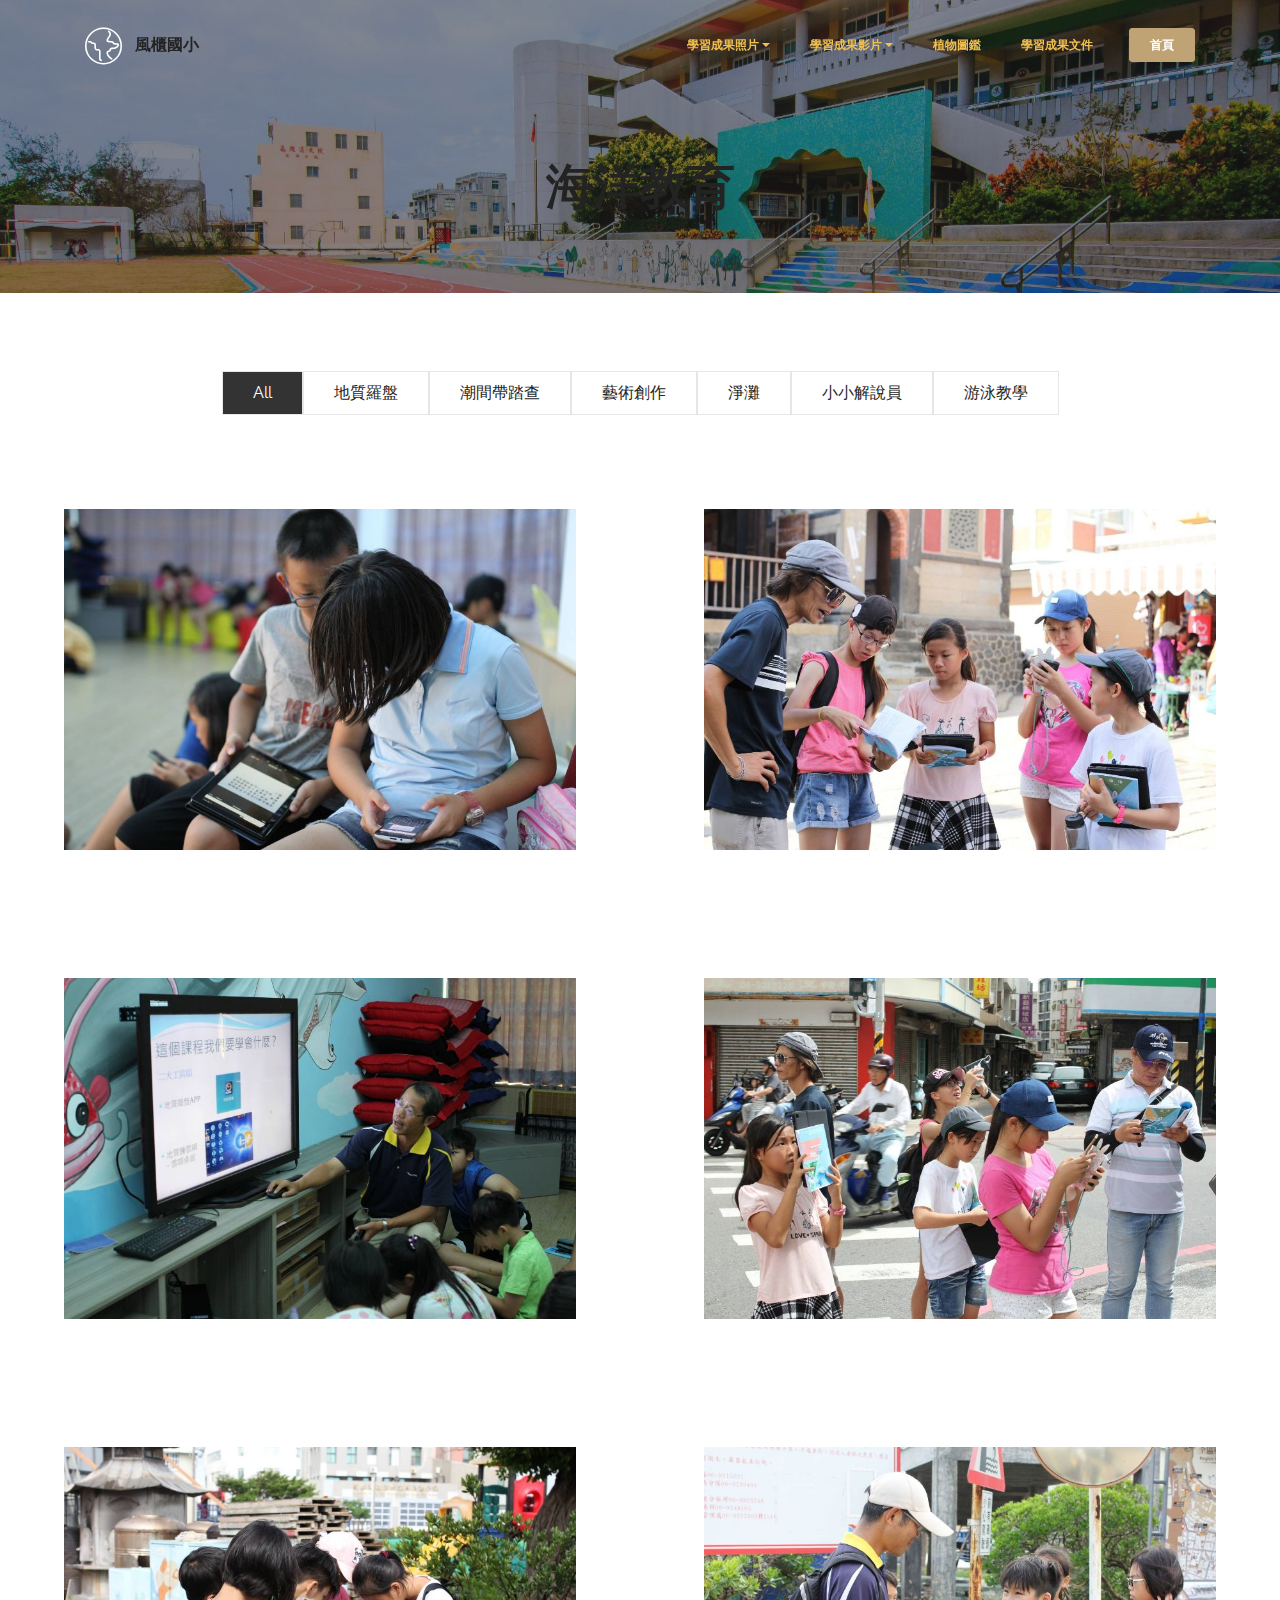
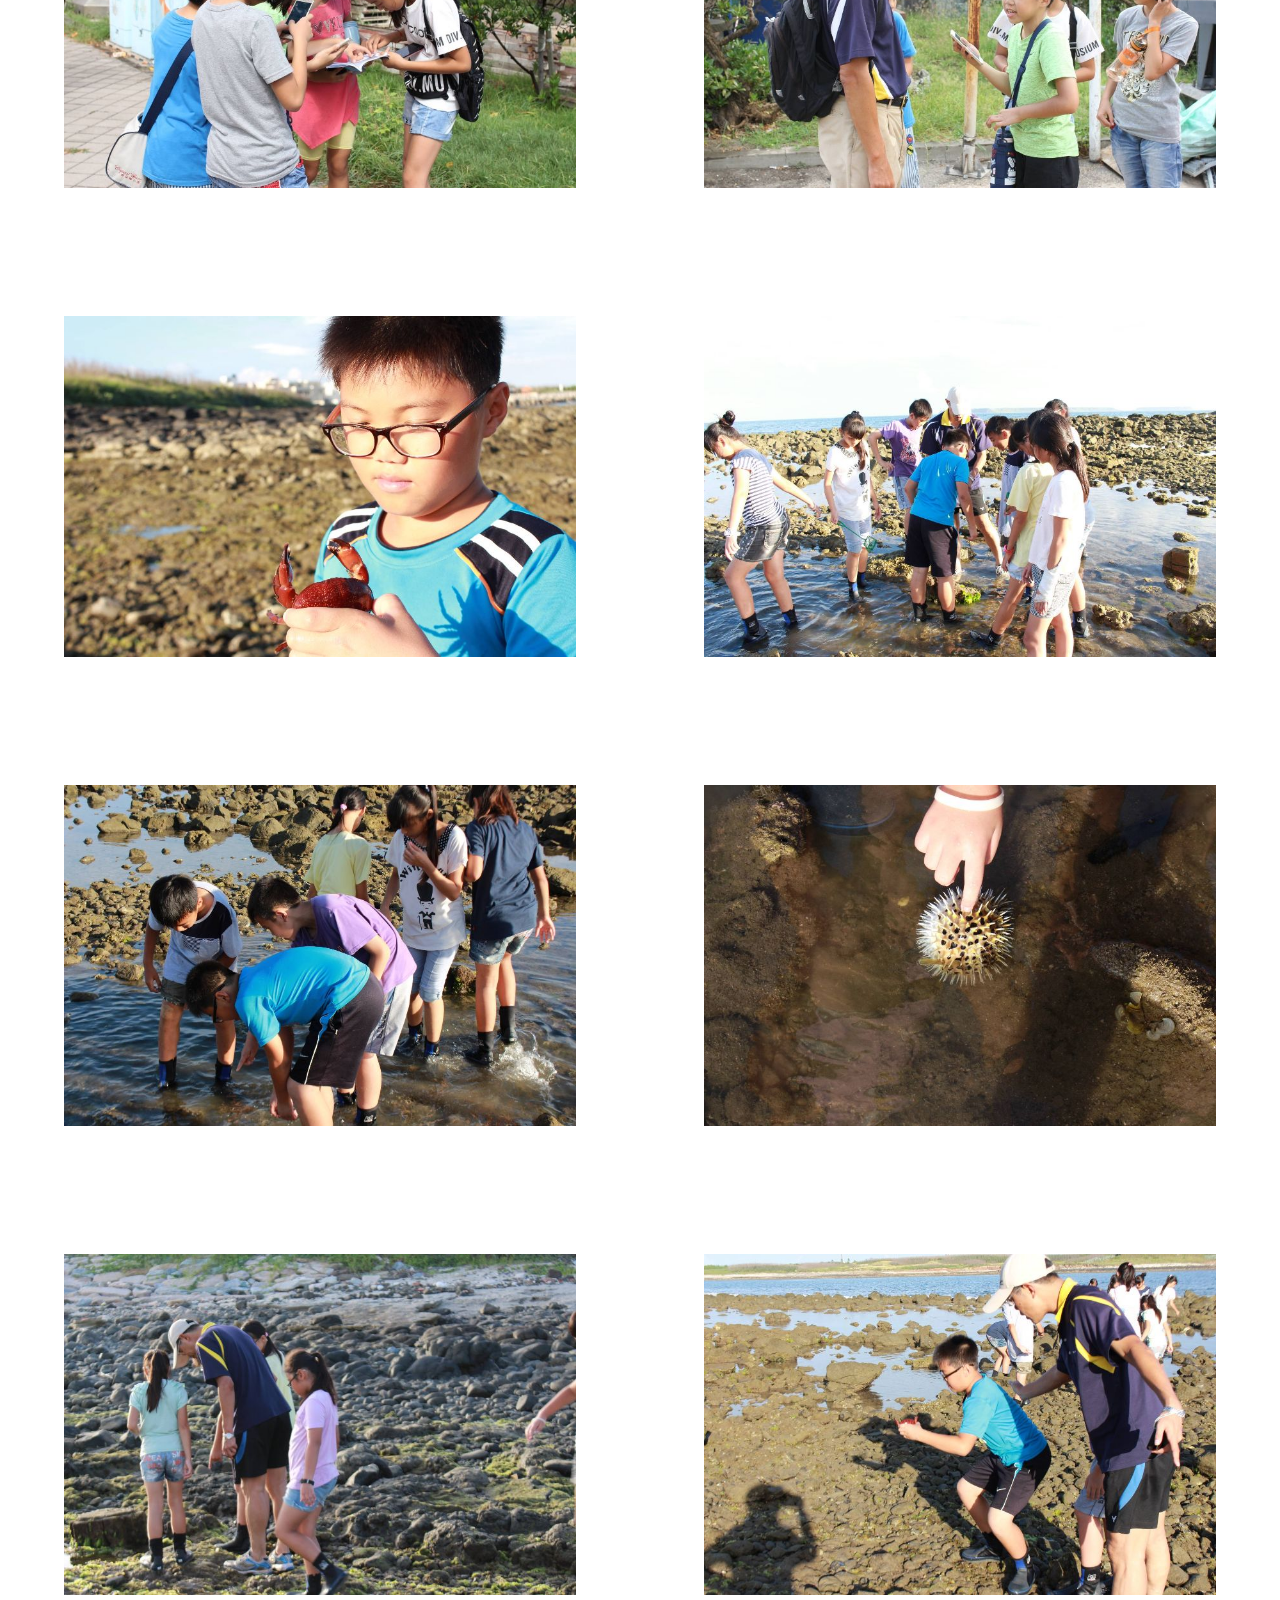
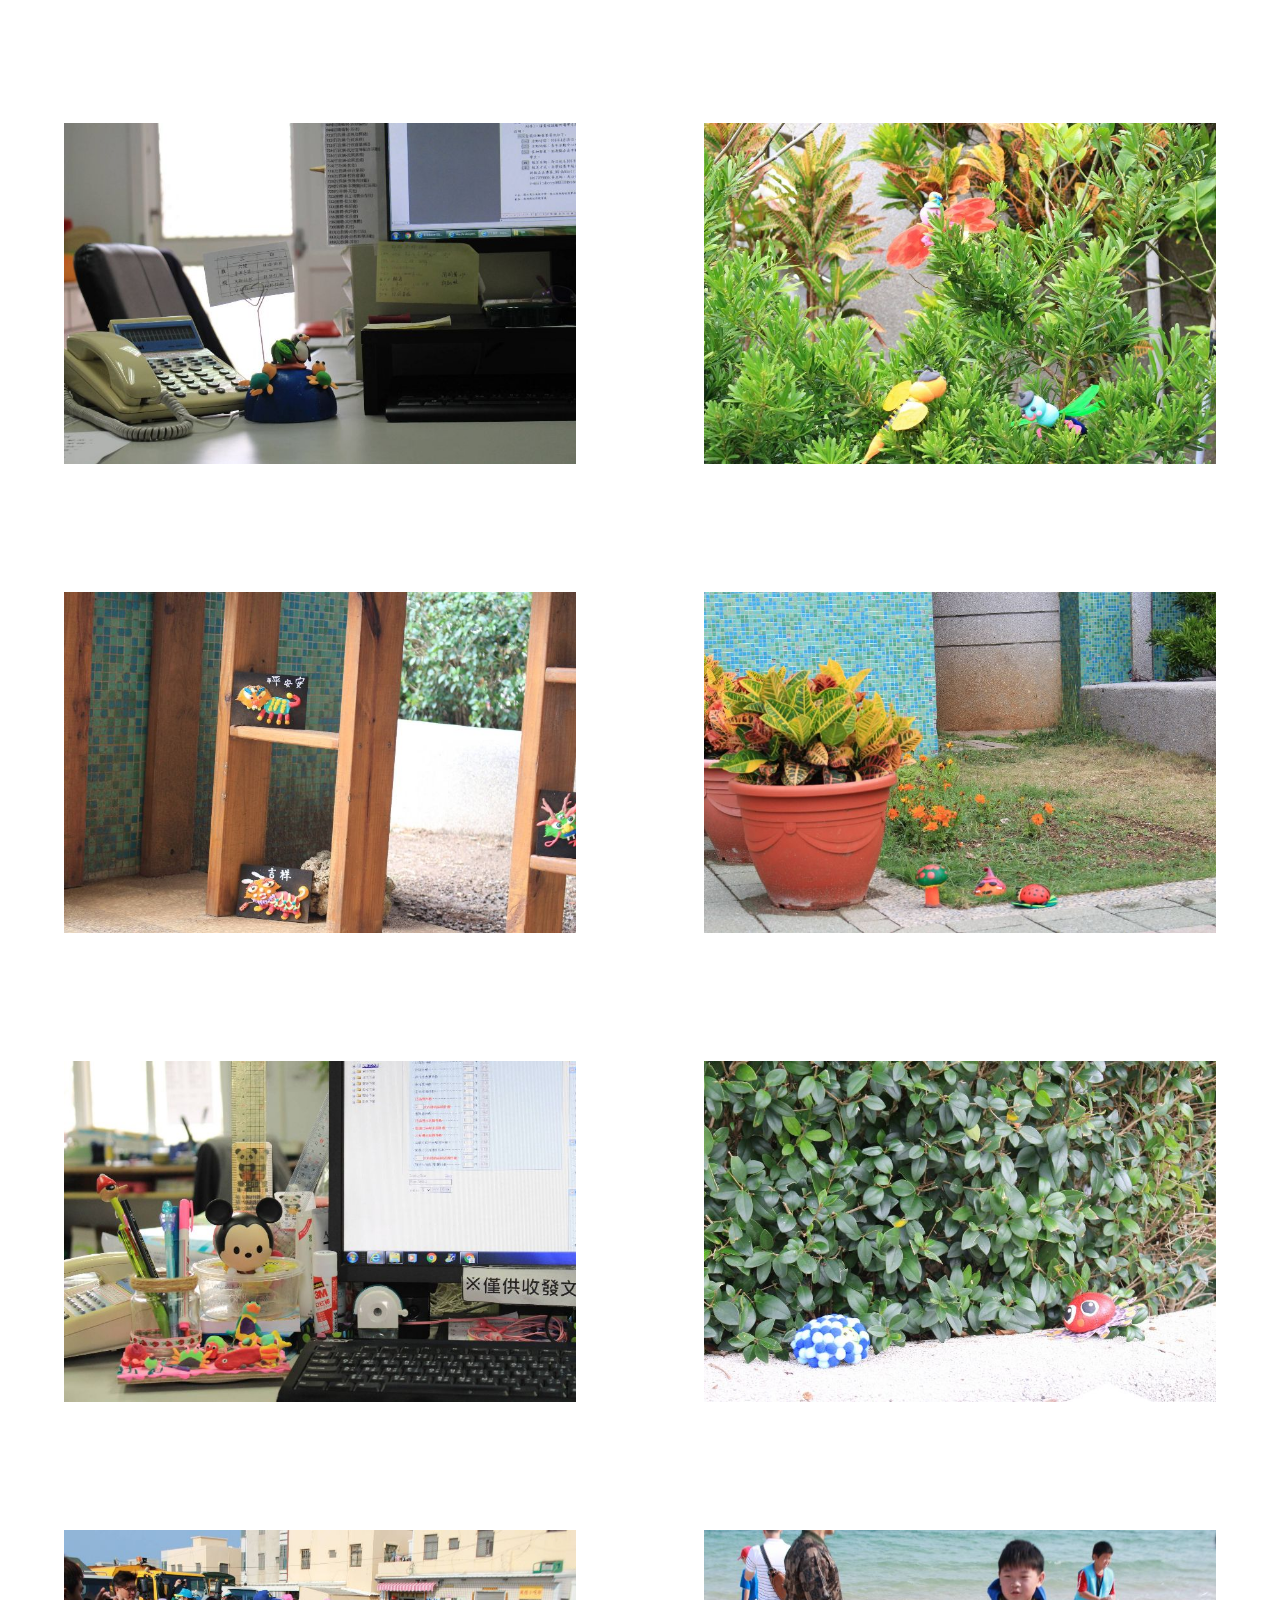
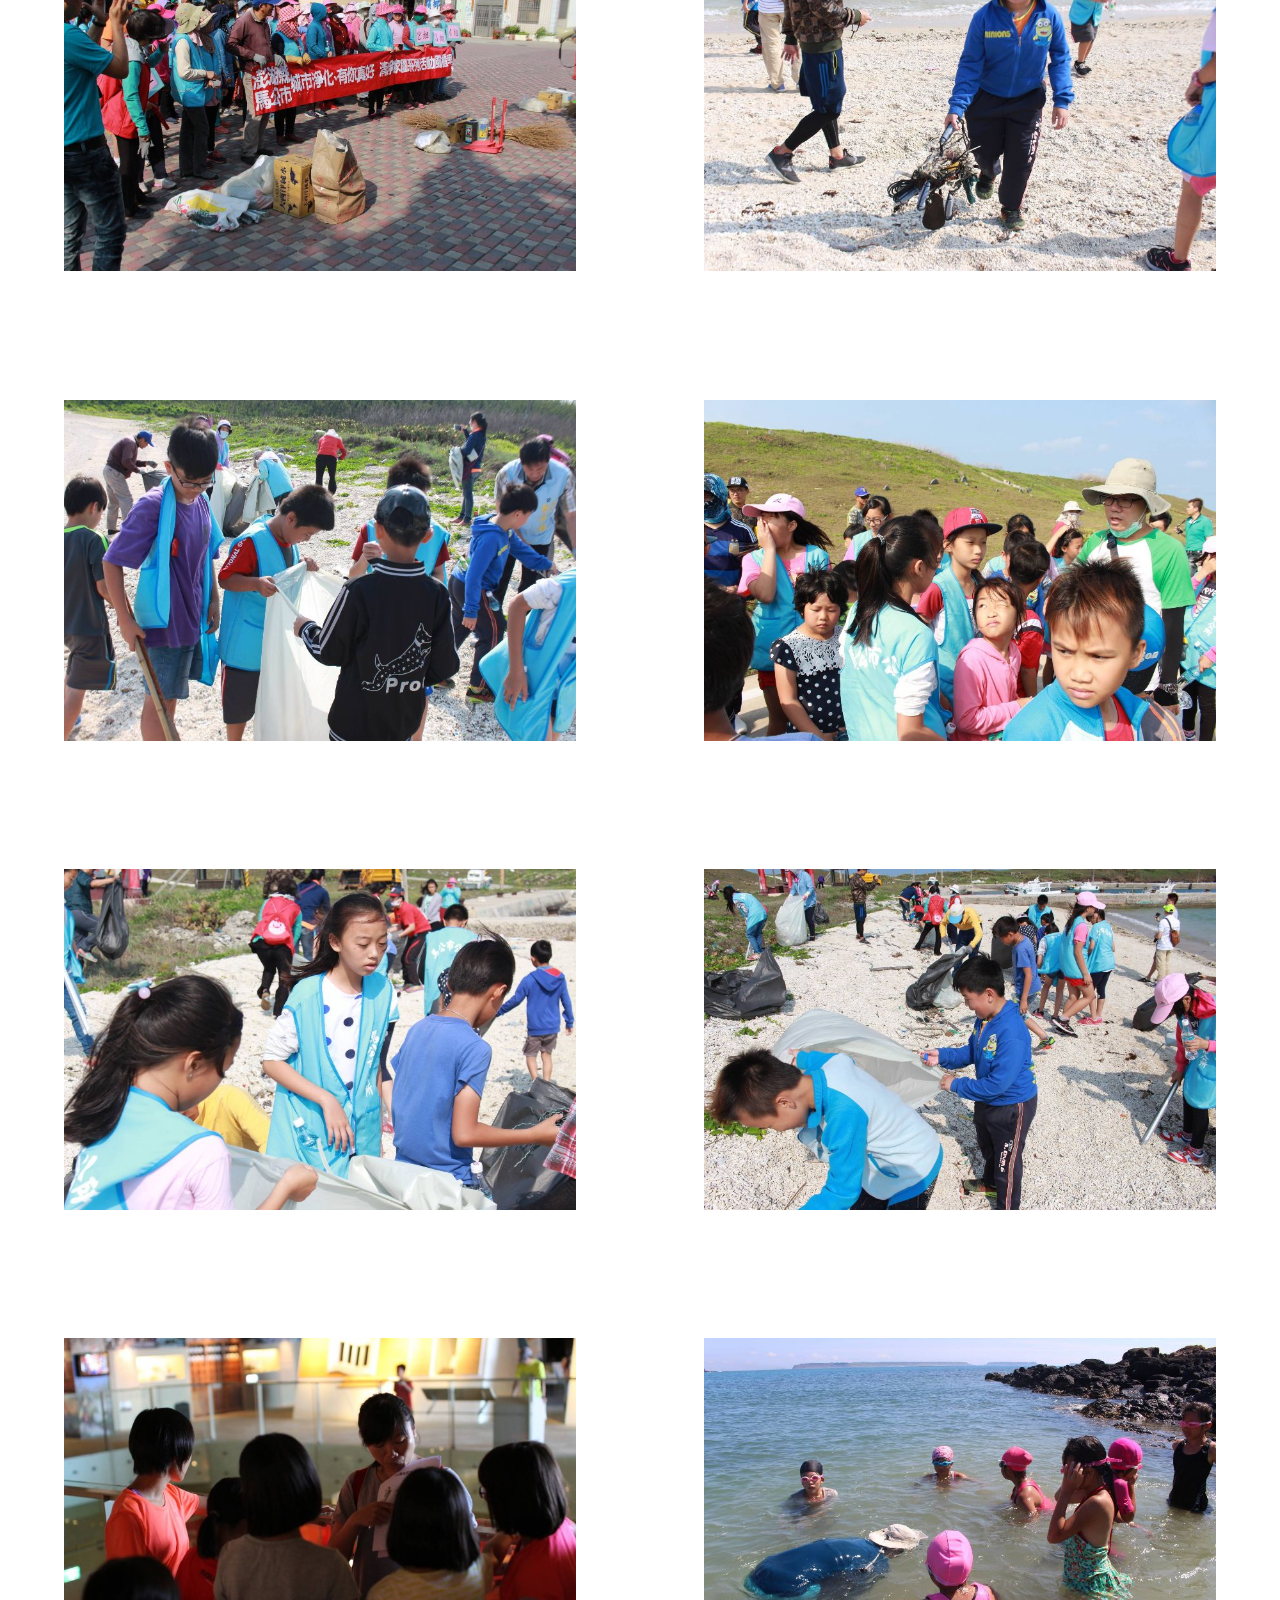
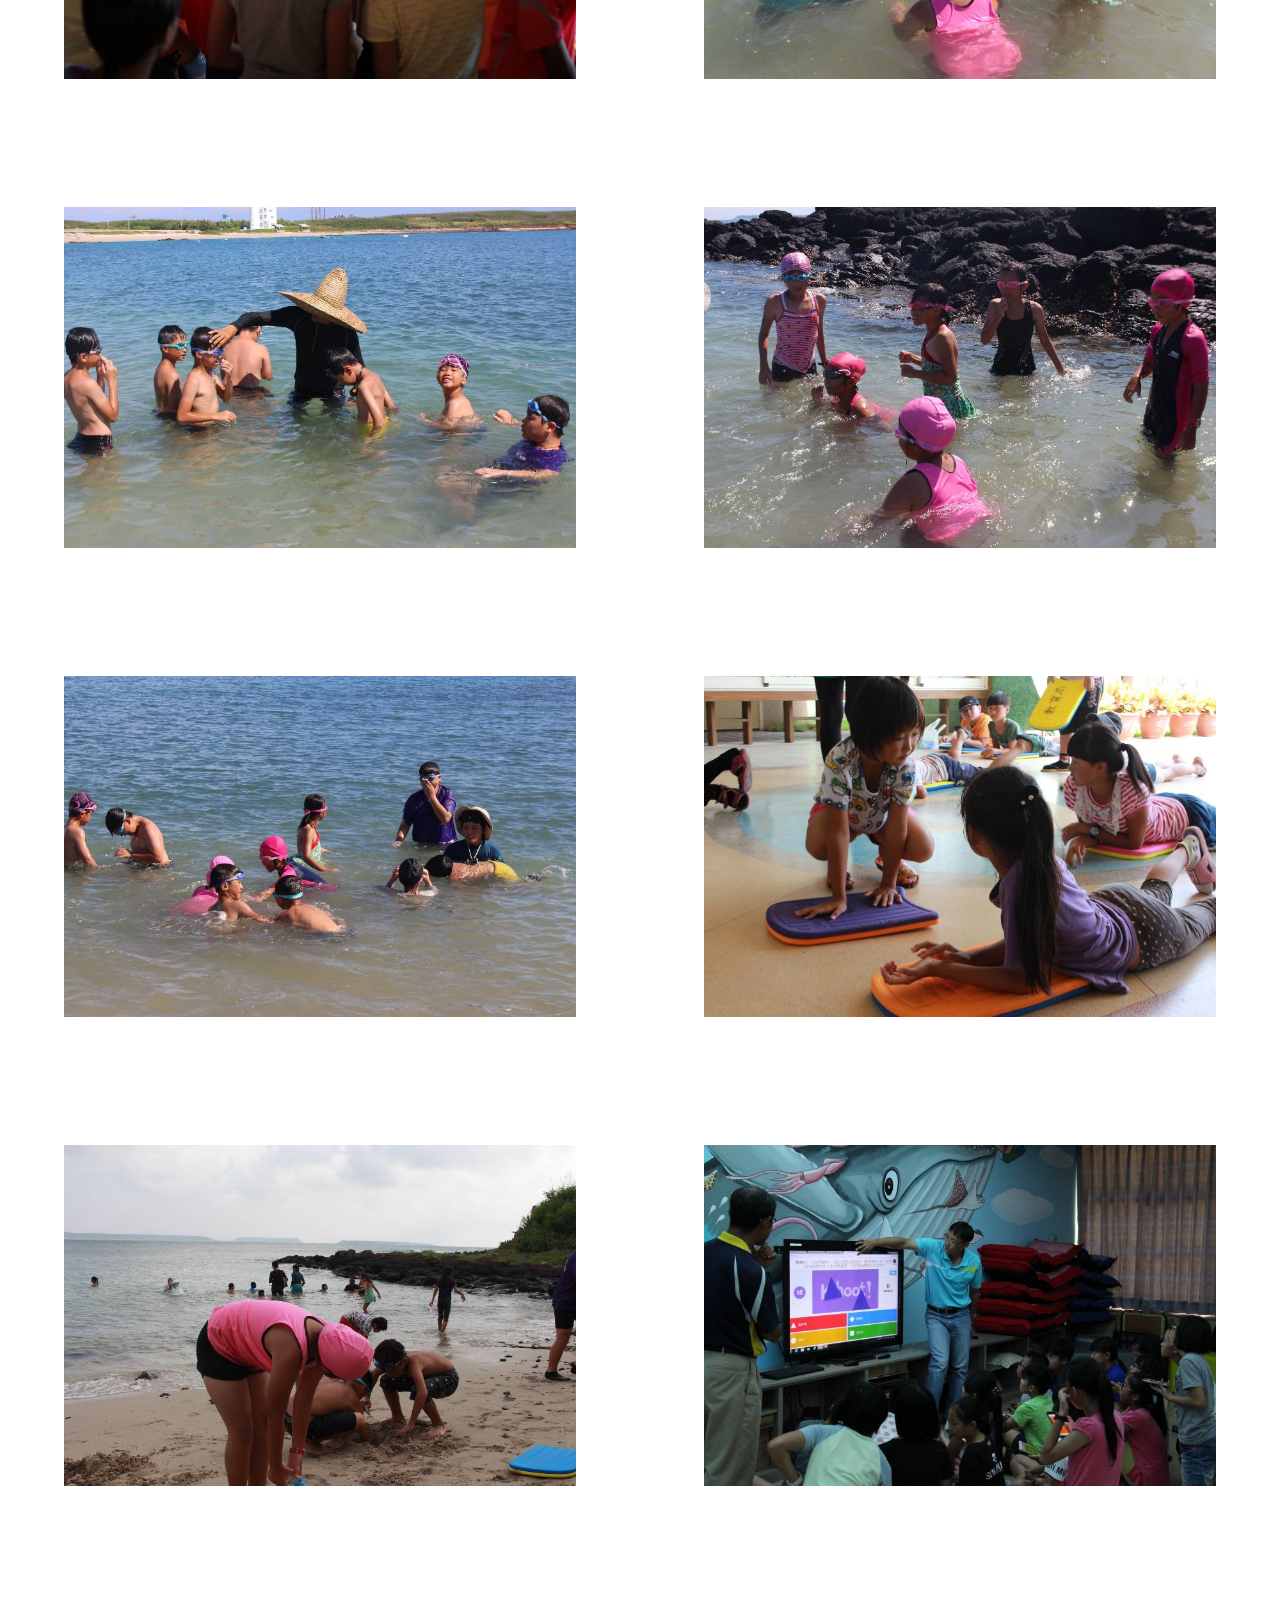
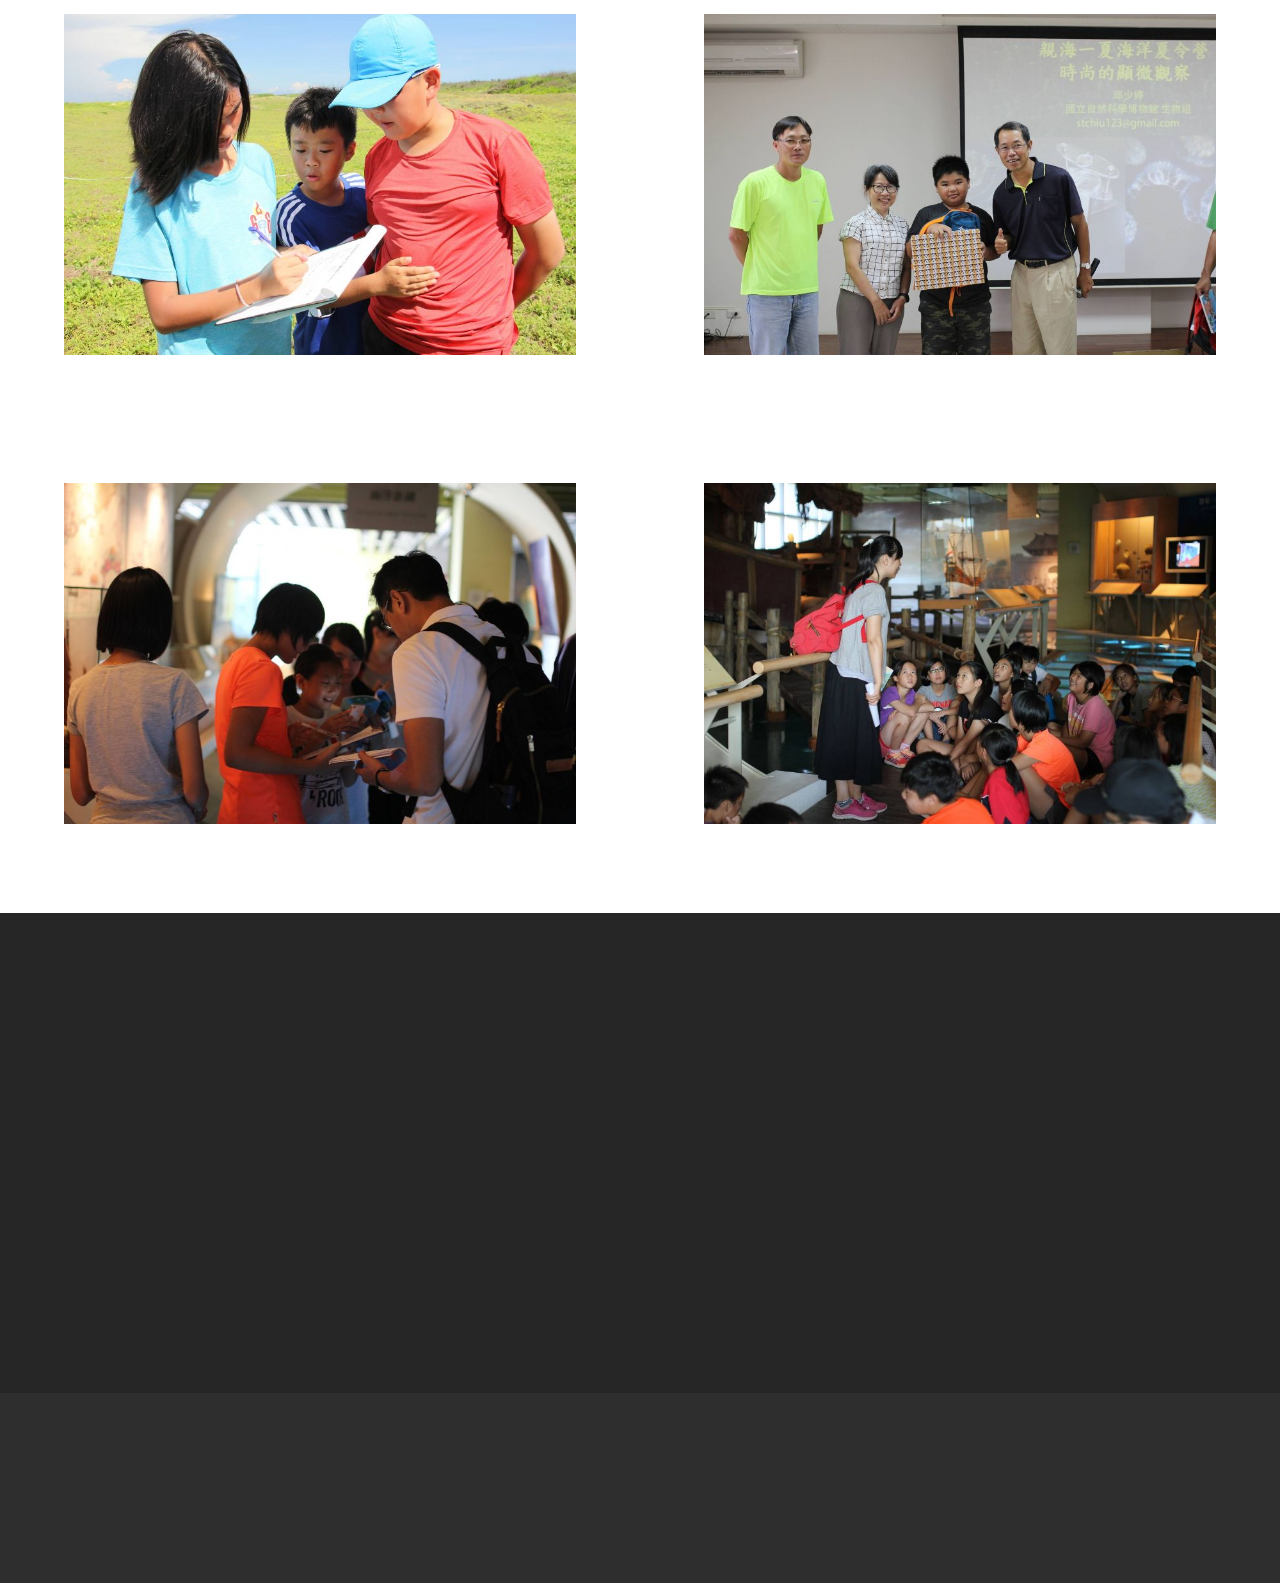
<file: page13.html>
<!DOCTYPE html>
<html>
<head>
  <!-- Site made with Mobirise Website Builder v4.3.0, https://mobirise.com -->
  <meta charset="UTF-8">
  <meta http-equiv="X-UA-Compatible" content="IE=edge">
  <meta name="generator" content="Mobirise v4.3.0, mobirise.com">
  <meta name="viewport" content="width=device-width, initial-scale=1">
  <link rel="shortcut icon" href="assets/images/mbr-favicon.png" type="image/x-icon">
  <meta name="description" content="Web Page Generator Description">
  <title>海洋教育</title>
  <link rel="stylesheet" href="assets/web/assets/mobirise-icons/mobirise-icons.css">
  <link rel="stylesheet" href="https://fonts.googleapis.com/css?family=Montserrat:400,700">
  <link rel="stylesheet" href="https://fonts.googleapis.com/css?family=Raleway:100,100i,200,200i,300,300i,400,400i,500,500i,600,600i,700,700i,800,800i,900,900i">
  <link rel="stylesheet" href="assets/et-line-font-plugin/style.css">
  <link rel="stylesheet" href="https://fonts.googleapis.com/css?family=Lora:400,700,400italic,700italic&subset=latin">
  <link rel="stylesheet" href="assets/bootstrap-material-design-font/css/material.css">
  <link rel="stylesheet" href="assets/tether/tether.min.css">
  <link rel="stylesheet" href="assets/bootstrap/css/bootstrap.min.css">
  <link rel="stylesheet" href="assets/animate.css/animate.min.css">
  <link rel="stylesheet" href="assets/socicon/css/styles.css">
  <link rel="stylesheet" href="assets/dropdown/css/style.css">
  <link rel="stylesheet" href="assets/theme/css/style.css">
  <link rel="stylesheet" href="assets/mobirise-gallery/style.css">
  <link rel="stylesheet" href="assets/mobirise/css/mbr-additional.css" type="text/css">
  
  
  
</head>
<body>
<section id="ext_menu-2l" data-rv-view="587">

    <nav class="navbar navbar-dropdown navbar-fixed-top">
        <div class="container">

            <div class="mbr-table">
                <div class="mbr-table-cell">

                    <div class="navbar-brand">
                        <span class="navbar-logo"><span class="mbri-globe mbr-iconfont mbr-iconfont-menu"></span></span>
                        <a class="navbar-caption" href="index.html">風櫃國小</a>
                    </div>

                </div>
                <div class="mbr-table-cell">

                    <button class="navbar-toggler pull-xs-right hidden-md-up" type="button" data-toggle="collapse" data-target="#exCollapsingNavbar">
                        <div class="hamburger-icon"></div>
                    </button>

                    <ul class="nav-dropdown collapse pull-xs-right nav navbar-nav navbar-toggleable-sm" id="exCollapsingNavbar"><li class="nav-item dropdown"><a class="nav-link link dropdown-toggle" href="https://mobirise.com/" data-toggle="dropdown-submenu" aria-expanded="false">學習成果照片</a><div class="dropdown-menu"><a class="dropdown-item" href="page8.html">闖關活動</a><a class="dropdown-item" href="page9.html">樂活農耕</a><a class="dropdown-item" href="page10.html">數位課程</a><a class="dropdown-item" href="page11.html">能源課程</a><a class="dropdown-item" href="page7.html">行動會議</a><a class="dropdown-item" href="page13.html">海洋教育</a><a class="dropdown-item" href="page14.html">課間運動</a></div></li><li class="nav-item dropdown open"><a class="nav-link link dropdown-toggle" href="page1.html" data-toggle="dropdown-submenu" aria-expanded="true">學習成果影片</a><div class="dropdown-menu"><a class="dropdown-item" href="page2.html">植物介紹</a><a class="dropdown-item" href="page1.html">學習歷程</a><a class="dropdown-item" href="page3.html">樂活農耕</a><a class="dropdown-item" href="page4.html">闖關活動</a><a class="dropdown-item" href="page5.html">生態保育</a></div></li><li class="nav-item"><a class="nav-link link" href="page12.html">植物圖鑑</a></li><li class="nav-item"><a class="nav-link link" href="page6.html">學習成果文件</a></li><li class="nav-item nav-btn"><a class="nav-link btn btn-primary" href="index.html">首頁</a></li></ul>
                    <button hidden="" class="navbar-toggler navbar-close" type="button" data-toggle="collapse" data-target="#exCollapsingNavbar">
                        <div class="close-icon"></div>
                    </button>

                </div>
            </div>

        </div>
    </nav>

</section>

<section class="engine"><a href="https://mobirise.co/o">bootstrap button</a></section><section class="mbr-section article mbr-parallax-background mbr-after-navbar" id="msg-box8-2m" data-rv-view="589" style="background-image: url(assets/images/img-9-2000x1333.jpg); padding-top: 160px; padding-bottom: 80px;">

    <div class="mbr-overlay" style="opacity: 0.5; background-color: rgb(34, 34, 34);">
    </div>
    <div class="container">
        <div class="row">
            <div class="col-md-8 col-md-offset-2 text-xs-center">
                <h3 class="mbr-section-title display-2">海洋教育</h3>
                <div class="lead"></div>
                
            </div>
        </div>
    </div>

</section>

<section class="mbr-gallery mbr-section mbr-section-nopadding mbr-slider-carousel" data-filter="true" id="gallery1-2n" data-rv-view="592" style="background-color: rgb(255, 255, 255); padding-top: 3rem; padding-bottom: 1.5rem;">
    <!-- Filter -->
    <div class="mbr-gallery-filter container gallery-filter-active">
        <ul>
            <li class="mbr-gallery-filter-all active">All</li>
        </ul>
    </div>

    <!-- Gallery -->
    <div class="mbr-gallery-row">
        <div class=" mbr-gallery-layout-default">
            <div>
                <div>
                    <div class="mbr-gallery-item mbr-gallery-item__mobirise3 mbr-gallery-item--p4" data-video-url="false" data-tags="地質羅盤">
                        <div href="#lb-gallery1-2n" data-slide-to="0" data-toggle="modal">
                            
                            

                            <img src="assets/images/20170710day1-170719-7-2000x1333-800x533.jpg" alt="">
                            
                            <span class="icon-focus"></span>
                            
                        </div>
                    </div><div class="mbr-gallery-item mbr-gallery-item__mobirise3 mbr-gallery-item--p4" data-video-url="false" data-tags="地質羅盤">
                        <div href="#lb-gallery1-2n" data-slide-to="1" data-toggle="modal">
                            
                            

                            <img src="assets/images/20170710day1-170719-14-2000x1333-800x533.jpg" alt="">
                            
                            <span class="icon-focus"></span>
                            
                        </div>
                    </div><div class="mbr-gallery-item mbr-gallery-item__mobirise3 mbr-gallery-item--p4" data-video-url="false" data-tags="地質羅盤">
                        <div href="#lb-gallery1-2n" data-slide-to="2" data-toggle="modal">
                            
                            

                            <img src="assets/images/20170710day1-170719-245-2000x1333-800x533.jpg" alt="">
                            
                            <span class="icon-focus"></span>
                            
                        </div>
                    </div><div class="mbr-gallery-item mbr-gallery-item__mobirise3 mbr-gallery-item--p4" data-video-url="false" data-tags="地質羅盤">
                        <div href="#lb-gallery1-2n" data-slide-to="3" data-toggle="modal">
                            
                            

                            <img src="assets/images/20170710day1-170719-70-2000x1333-800x533.jpg" alt="">
                            
                            <span class="icon-focus"></span>
                            
                        </div>
                    </div><div class="mbr-gallery-item mbr-gallery-item__mobirise3 mbr-gallery-item--p4" data-video-url="false" data-tags="地質羅盤">
                        <div href="#lb-gallery1-2n" data-slide-to="4" data-toggle="modal">
                            
                            

                            <img src="assets/images/20170710day1-170719-54-2000x1333-800x533.jpg" alt="">
                            
                            <span class="icon-focus"></span>
                            
                        </div>
                    </div><div class="mbr-gallery-item mbr-gallery-item__mobirise3 mbr-gallery-item--p4" data-video-url="false" data-tags="地質羅盤">
                        <div href="#lb-gallery1-2n" data-slide-to="5" data-toggle="modal">
                            
                            

                            <img src="assets/images/20170710day1-170719-57-2000x1333-800x533.jpg" alt="">
                            
                            <span class="icon-focus"></span>
                            
                        </div>
                    </div><div class="mbr-gallery-item mbr-gallery-item__mobirise3 mbr-gallery-item--p4" data-video-url="false" data-tags="潮間帶踏查">
                        <div href="#lb-gallery1-2n" data-slide-to="6" data-toggle="modal">
                            
                            

                            <img src="assets/images/img-9436-2000x1333-800x533.jpg" alt="">
                            
                            <span class="icon-focus"></span>
                            
                        </div>
                    </div><div class="mbr-gallery-item mbr-gallery-item__mobirise3 mbr-gallery-item--p4" data-video-url="false" data-tags="潮間帶踏查">
                        <div href="#lb-gallery1-2n" data-slide-to="7" data-toggle="modal">
                            
                            

                            <img src="assets/images/img-9429-2000x1333-800x533.jpg" alt="">
                            
                            <span class="icon-focus"></span>
                            
                        </div>
                    </div><div class="mbr-gallery-item mbr-gallery-item__mobirise3 mbr-gallery-item--p4" data-video-url="false" data-tags="潮間帶踏查">
                        <div href="#lb-gallery1-2n" data-slide-to="8" data-toggle="modal">
                            
                            

                            <img src="assets/images/img-9433-2000x1333-800x533.jpg" alt="">
                            
                            <span class="icon-focus"></span>
                            
                        </div>
                    </div><div class="mbr-gallery-item mbr-gallery-item__mobirise3 mbr-gallery-item--p4" data-video-url="false" data-tags="潮間帶踏查">
                        <div href="#lb-gallery1-2n" data-slide-to="9" data-toggle="modal">
                            
                            

                            <img src="assets/images/img-9452-2000x1333-800x533.jpg" alt="">
                            
                            <span class="icon-focus"></span>
                            
                        </div>
                    </div><div class="mbr-gallery-item mbr-gallery-item__mobirise3 mbr-gallery-item--p4" data-video-url="false" data-tags="潮間帶踏查">
                        <div href="#lb-gallery1-2n" data-slide-to="10" data-toggle="modal">
                            
                            

                            <img src="assets/images/img-9468-2000x1333-800x533.jpg" alt="">
                            
                            <span class="icon-focus"></span>
                            
                        </div>
                    </div><div class="mbr-gallery-item mbr-gallery-item__mobirise3 mbr-gallery-item--p4" data-video-url="false" data-tags="潮間帶踏查">
                        <div href="#lb-gallery1-2n" data-slide-to="11" data-toggle="modal">
                            
                            

                            <img src="assets/images/img-9434-2000x1333-800x533.jpg" alt="">
                            
                            <span class="icon-focus"></span>
                            
                        </div>
                    </div><div class="mbr-gallery-item mbr-gallery-item__mobirise3 mbr-gallery-item--p4" data-video-url="false" data-tags="藝術創作">
                        <div href="#lb-gallery1-2n" data-slide-to="12" data-toggle="modal">
                            
                            

                            <img src="assets/images/img-7253-2000x1333-800x533.jpg" alt="">
                            
                            <span class="icon-focus"></span>
                            
                        </div>
                    </div><div class="mbr-gallery-item mbr-gallery-item__mobirise3 mbr-gallery-item--p4" data-video-url="false" data-tags="藝術創作">
                        <div href="#lb-gallery1-2n" data-slide-to="13" data-toggle="modal">
                            
                            

                            <img src="assets/images/img-7256-2000x1333-800x533.jpg" alt="">
                            
                            <span class="icon-focus"></span>
                            
                        </div>
                    </div><div class="mbr-gallery-item mbr-gallery-item__mobirise3 mbr-gallery-item--p4" data-video-url="false" data-tags="藝術創作">
                        <div href="#lb-gallery1-2n" data-slide-to="14" data-toggle="modal">
                            
                            

                            <img src="assets/images/img-7262-2000x1333-800x533.jpg" alt="">
                            
                            <span class="icon-focus"></span>
                            
                        </div>
                    </div><div class="mbr-gallery-item mbr-gallery-item__mobirise3 mbr-gallery-item--p4" data-video-url="false" data-tags="藝術創作">
                        <div href="#lb-gallery1-2n" data-slide-to="15" data-toggle="modal">
                            
                            

                            <img src="assets/images/img-7263-2000x1333-800x533.jpg" alt="">
                            
                            <span class="icon-focus"></span>
                            
                        </div>
                    </div><div class="mbr-gallery-item mbr-gallery-item__mobirise3 mbr-gallery-item--p4" data-video-url="false" data-tags="藝術創作">
                        <div href="#lb-gallery1-2n" data-slide-to="16" data-toggle="modal">
                            
                            

                            <img src="assets/images/img-7267-2000x1333-800x533.jpg" alt="">
                            
                            <span class="icon-focus"></span>
                            
                        </div>
                    </div><div class="mbr-gallery-item mbr-gallery-item__mobirise3 mbr-gallery-item--p4" data-video-url="false" data-tags="藝術創作">
                        <div href="#lb-gallery1-2n" data-slide-to="17" data-toggle="modal">
                            
                            

                            <img src="assets/images/img-7266-2000x1333-800x533.jpg" alt="">
                            
                            <span class="icon-focus"></span>
                            
                        </div>
                    </div><div class="mbr-gallery-item mbr-gallery-item__mobirise3 mbr-gallery-item--p4" data-video-url="false" data-tags="淨灘">
                        <div href="#lb-gallery1-2n" data-slide-to="18" data-toggle="modal">
                            
                            

                            <img src="assets/images/img-8413-2000x1333-800x533.jpg" alt="">
                            
                            <span class="icon-focus"></span>
                            
                        </div>
                    </div><div class="mbr-gallery-item mbr-gallery-item__mobirise3 mbr-gallery-item--p4" data-video-url="false" data-tags="淨灘">
                        <div href="#lb-gallery1-2n" data-slide-to="19" data-toggle="modal">
                            
                            

                            <img src="assets/images/img-8433-2000x1333-800x533.jpg" alt="">
                            
                            <span class="icon-focus"></span>
                            
                        </div>
                    </div><div class="mbr-gallery-item mbr-gallery-item__mobirise3 mbr-gallery-item--p4" data-video-url="false" data-tags="淨灘">
                        <div href="#lb-gallery1-2n" data-slide-to="20" data-toggle="modal">
                            
                            

                            <img src="assets/images/img-8436-2000x1333-800x533.jpg" alt="">
                            
                            <span class="icon-focus"></span>
                            
                        </div>
                    </div><div class="mbr-gallery-item mbr-gallery-item__mobirise3 mbr-gallery-item--p4" data-video-url="false" data-tags="淨灘">
                        <div href="#lb-gallery1-2n" data-slide-to="21" data-toggle="modal">
                            
                            

                            <img src="assets/images/img-8430-2000x1333-800x533.jpg" alt="">
                            
                            <span class="icon-focus"></span>
                            
                        </div>
                    </div><div class="mbr-gallery-item mbr-gallery-item__mobirise3 mbr-gallery-item--p4" data-video-url="false" data-tags="淨灘">
                        <div href="#lb-gallery1-2n" data-slide-to="22" data-toggle="modal">
                            
                            

                            <img src="assets/images/img-8446-2000x1333-800x533.jpg" alt="">
                            
                            <span class="icon-focus"></span>
                            
                        </div>
                    </div><div class="mbr-gallery-item mbr-gallery-item__mobirise3 mbr-gallery-item--p4" data-video-url="false" data-tags="淨灘">
                        <div href="#lb-gallery1-2n" data-slide-to="23" data-toggle="modal">
                            
                            

                            <img src="assets/images/img-8444-2000x1333-800x533.jpg" alt="">
                            
                            <span class="icon-focus"></span>
                            
                        </div>
                    </div><div class="mbr-gallery-item mbr-gallery-item__mobirise3 mbr-gallery-item--p4" data-video-url="false" data-tags="小小解說員">
                        <div href="#lb-gallery1-2n" data-slide-to="24" data-toggle="modal">
                            
                            

                            <img src="assets/images/20170711-day2-170719-114-2000x1333-800x533.jpg" alt="">
                            
                            <span class="icon-focus"></span>
                            
                        </div>
                    </div><div class="mbr-gallery-item mbr-gallery-item__mobirise3 mbr-gallery-item--p4" data-video-url="false" data-tags="游泳教學">
                        <div href="#lb-gallery1-2n" data-slide-to="25" data-toggle="modal">
                            
                            

                            <img src="assets/images/img-999-2000x1333-800x533.jpg" alt="">
                            
                            <span class="icon-focus"></span>
                            
                        </div>
                    </div><div class="mbr-gallery-item mbr-gallery-item__mobirise3 mbr-gallery-item--p4" data-video-url="false" data-tags="游泳教學">
                        <div href="#lb-gallery1-2n" data-slide-to="26" data-toggle="modal">
                            
                            

                            <img src="assets/images/img-997-2000x1333-800x533.jpg" alt="">
                            
                            <span class="icon-focus"></span>
                            
                        </div>
                    </div><div class="mbr-gallery-item mbr-gallery-item__mobirise3 mbr-gallery-item--p4" data-video-url="false" data-tags="游泳教學">
                        <div href="#lb-gallery1-2n" data-slide-to="27" data-toggle="modal">
                            
                            

                            <img src="assets/images/img-998-2000x1333-800x533.jpg" alt="">
                            
                            <span class="icon-focus"></span>
                            
                        </div>
                    </div><div class="mbr-gallery-item mbr-gallery-item__mobirise3 mbr-gallery-item--p4" data-video-url="false" data-tags="游泳教學">
                        <div href="#lb-gallery1-2n" data-slide-to="28" data-toggle="modal">
                            
                            

                            <img src="assets/images/img-1012-2000x1333-800x533.jpg" alt="">
                            
                            <span class="icon-focus"></span>
                            
                        </div>
                    </div><div class="mbr-gallery-item mbr-gallery-item__mobirise3 mbr-gallery-item--p4" data-video-url="false" data-tags="游泳教學">
                        <div href="#lb-gallery1-2n" data-slide-to="29" data-toggle="modal">
                            
                            

                            <img src="assets/images/img-1364-2000x1333-800x533.jpg" alt="">
                            
                            <span class="icon-focus"></span>
                            
                        </div>
                    </div><div class="mbr-gallery-item mbr-gallery-item__mobirise3 mbr-gallery-item--p4" data-video-url="false" data-tags="游泳教學">
                        <div href="#lb-gallery1-2n" data-slide-to="30" data-toggle="modal">
                            
                            

                            <img src="assets/images/img-1372-2000x1333-800x533.jpg" alt="">
                            
                            <span class="icon-focus"></span>
                            
                        </div>
                    </div><div class="mbr-gallery-item mbr-gallery-item__mobirise3 mbr-gallery-item--p4" data-video-url="false" data-tags="小小解說員">
                        <div href="#lb-gallery1-2n" data-slide-to="31" data-toggle="modal">
                            
                            

                            <img src="assets/images/20170710day1-170719-0473-2000x1333-800x533.jpg" alt="">
                            
                            <span class="icon-focus"></span>
                            
                        </div>
                    </div><div class="mbr-gallery-item mbr-gallery-item__mobirise3 mbr-gallery-item--p4" data-video-url="false" data-tags="小小解說員">
                        <div href="#lb-gallery1-2n" data-slide-to="32" data-toggle="modal">
                            
                            

                            <img src="assets/images/20170712day3-170719-11-2000x1333-800x533.jpg" alt="">
                            
                            <span class="icon-focus"></span>
                            
                        </div>
                    </div><div class="mbr-gallery-item mbr-gallery-item__mobirise3 mbr-gallery-item--p4" data-video-url="false" data-tags="小小解說員">
                        <div href="#lb-gallery1-2n" data-slide-to="33" data-toggle="modal">
                            
                            

                            <img src="assets/images/20170713day4-170719-6-2000x1333-800x533.jpg" alt="">
                            
                            <span class="icon-focus"></span>
                            
                        </div>
                    </div><div class="mbr-gallery-item mbr-gallery-item__mobirise3 mbr-gallery-item--p4" data-video-url="false" data-tags="小小解說員">
                        <div href="#lb-gallery1-2n" data-slide-to="34" data-toggle="modal">
                            
                            

                            <img src="assets/images/20170711-day2-170719-136-2000x1333-800x533.jpg" alt="">
                            
                            <span class="icon-focus"></span>
                            
                        </div>
                    </div><div class="mbr-gallery-item mbr-gallery-item__mobirise3 mbr-gallery-item--p4" data-video-url="false" data-tags="小小解說員">
                        <div href="#lb-gallery1-2n" data-slide-to="35" data-toggle="modal">
                            
                            

                            <img src="assets/images/20170711-day2-170719-143-2000x1333-800x533.jpg" alt="">
                            
                            <span class="icon-focus"></span>
                            
                        </div>
                    </div>
                </div>
            </div>
            <div class="clearfix"></div>
        </div>
    </div>

    <!-- Lightbox -->
    <div data-app-prevent-settings="" class="mbr-slider modal fade carousel slide" tabindex="-1" data-keyboard="true" data-interval="false" id="lb-gallery1-2n">
        <div class="modal-dialog">
            <div class="modal-content">
                <div class="modal-body">
                    <ol class="carousel-indicators">
                        <li data-app-prevent-settings="" data-target="#lb-gallery1-2n" data-slide-to="0"></li><li data-app-prevent-settings="" data-target="#lb-gallery1-2n" data-slide-to="1"></li><li data-app-prevent-settings="" data-target="#lb-gallery1-2n" data-slide-to="2"></li><li data-app-prevent-settings="" data-target="#lb-gallery1-2n" data-slide-to="3"></li><li data-app-prevent-settings="" data-target="#lb-gallery1-2n" data-slide-to="4"></li><li data-app-prevent-settings="" data-target="#lb-gallery1-2n" data-slide-to="5"></li><li data-app-prevent-settings="" data-target="#lb-gallery1-2n" data-slide-to="6"></li><li data-app-prevent-settings="" data-target="#lb-gallery1-2n" data-slide-to="7"></li><li data-app-prevent-settings="" data-target="#lb-gallery1-2n" data-slide-to="8"></li><li data-app-prevent-settings="" data-target="#lb-gallery1-2n" data-slide-to="9"></li><li data-app-prevent-settings="" data-target="#lb-gallery1-2n" data-slide-to="10"></li><li data-app-prevent-settings="" data-target="#lb-gallery1-2n" data-slide-to="11"></li><li data-app-prevent-settings="" data-target="#lb-gallery1-2n" data-slide-to="12"></li><li data-app-prevent-settings="" data-target="#lb-gallery1-2n" data-slide-to="13"></li><li data-app-prevent-settings="" data-target="#lb-gallery1-2n" data-slide-to="14"></li><li data-app-prevent-settings="" data-target="#lb-gallery1-2n" data-slide-to="15"></li><li data-app-prevent-settings="" data-target="#lb-gallery1-2n" data-slide-to="16"></li><li data-app-prevent-settings="" data-target="#lb-gallery1-2n" data-slide-to="17"></li><li data-app-prevent-settings="" data-target="#lb-gallery1-2n" data-slide-to="18"></li><li data-app-prevent-settings="" data-target="#lb-gallery1-2n" data-slide-to="19"></li><li data-app-prevent-settings="" data-target="#lb-gallery1-2n" data-slide-to="20"></li><li data-app-prevent-settings="" data-target="#lb-gallery1-2n" data-slide-to="21"></li><li data-app-prevent-settings="" data-target="#lb-gallery1-2n" data-slide-to="22"></li><li data-app-prevent-settings="" data-target="#lb-gallery1-2n" data-slide-to="23"></li><li data-app-prevent-settings="" data-target="#lb-gallery1-2n" data-slide-to="24"></li><li data-app-prevent-settings="" data-target="#lb-gallery1-2n" data-slide-to="25"></li><li data-app-prevent-settings="" data-target="#lb-gallery1-2n" data-slide-to="26"></li><li data-app-prevent-settings="" data-target="#lb-gallery1-2n" data-slide-to="27"></li><li data-app-prevent-settings="" data-target="#lb-gallery1-2n" data-slide-to="28"></li><li data-app-prevent-settings="" data-target="#lb-gallery1-2n" data-slide-to="29"></li><li data-app-prevent-settings="" data-target="#lb-gallery1-2n" data-slide-to="30"></li><li data-app-prevent-settings="" data-target="#lb-gallery1-2n" data-slide-to="31"></li><li data-app-prevent-settings="" data-target="#lb-gallery1-2n" data-slide-to="32"></li><li data-app-prevent-settings="" data-target="#lb-gallery1-2n" data-slide-to="33"></li><li data-app-prevent-settings="" data-target="#lb-gallery1-2n" data-slide-to="34"></li><li data-app-prevent-settings="" data-target="#lb-gallery1-2n" class=" active" data-slide-to="35"></li>
                    </ol>
                    <div class="carousel-inner">
                        <div class="carousel-item">
                            <img src="assets/images/20170710day1-170719-7-2000x1333.jpg" alt="">
                        </div><div class="carousel-item">
                            <img src="assets/images/20170710day1-170719-14-2000x1333.jpg" alt="">
                        </div><div class="carousel-item">
                            <img src="assets/images/20170710day1-170719-245-2000x1333.jpg" alt="">
                        </div><div class="carousel-item">
                            <img src="assets/images/20170710day1-170719-70-2000x1333.jpg" alt="">
                        </div><div class="carousel-item">
                            <img src="assets/images/20170710day1-170719-54-2000x1333.jpg" alt="">
                        </div><div class="carousel-item">
                            <img src="assets/images/20170710day1-170719-57-2000x1333.jpg" alt="">
                        </div><div class="carousel-item">
                            <img src="assets/images/img-9436-2000x1333.jpg" alt="">
                        </div><div class="carousel-item">
                            <img src="assets/images/img-9429-2000x1333.jpg" alt="">
                        </div><div class="carousel-item">
                            <img src="assets/images/img-9433-2000x1333.jpg" alt="">
                        </div><div class="carousel-item">
                            <img src="assets/images/img-9452-2000x1333.jpg" alt="">
                        </div><div class="carousel-item">
                            <img src="assets/images/img-9468-2000x1333.jpg" alt="">
                        </div><div class="carousel-item">
                            <img src="assets/images/img-9434-2000x1333.jpg" alt="">
                        </div><div class="carousel-item">
                            <img src="assets/images/img-7253-2000x1333.jpg" alt="">
                        </div><div class="carousel-item">
                            <img src="assets/images/img-7256-2000x1333.jpg" alt="">
                        </div><div class="carousel-item">
                            <img src="assets/images/img-7262-2000x1333.jpg" alt="">
                        </div><div class="carousel-item">
                            <img src="assets/images/img-7263-2000x1333.jpg" alt="">
                        </div><div class="carousel-item">
                            <img src="assets/images/img-7267-2000x1333.jpg" alt="">
                        </div><div class="carousel-item">
                            <img src="assets/images/img-7266-2000x1333.jpg" alt="">
                        </div><div class="carousel-item">
                            <img src="assets/images/img-8413-2000x1333.jpg" alt="">
                        </div><div class="carousel-item">
                            <img src="assets/images/img-8433-2000x1333.jpg" alt="">
                        </div><div class="carousel-item">
                            <img src="assets/images/img-8436-2000x1333.jpg" alt="">
                        </div><div class="carousel-item">
                            <img src="assets/images/img-8430-2000x1333.jpg" alt="">
                        </div><div class="carousel-item">
                            <img src="assets/images/img-8446-2000x1333.jpg" alt="">
                        </div><div class="carousel-item">
                            <img src="assets/images/img-8444-2000x1333.jpg" alt="">
                        </div><div class="carousel-item">
                            <img src="assets/images/20170711-day2-170719-114-2000x1333.jpg" alt="">
                        </div><div class="carousel-item">
                            <img src="assets/images/img-999-2000x1333.jpg" alt="">
                        </div><div class="carousel-item">
                            <img src="assets/images/img-997-2000x1333.jpg" alt="">
                        </div><div class="carousel-item">
                            <img src="assets/images/img-998-2000x1333.jpg" alt="">
                        </div><div class="carousel-item">
                            <img src="assets/images/img-1012-2000x1333.jpg" alt="">
                        </div><div class="carousel-item">
                            <img src="assets/images/img-1364-2000x1333.jpg" alt="">
                        </div><div class="carousel-item">
                            <img src="assets/images/img-1372-2000x1333.jpg" alt="">
                        </div><div class="carousel-item">
                            <img src="assets/images/20170710day1-170719-0473-2000x1333.jpg" alt="">
                        </div><div class="carousel-item">
                            <img src="assets/images/20170712day3-170719-11-2000x1333.jpg" alt="">
                        </div><div class="carousel-item">
                            <img src="assets/images/20170713day4-170719-6-2000x1333.jpg" alt="">
                        </div><div class="carousel-item">
                            <img src="assets/images/20170711-day2-170719-136-2000x1333.jpg" alt="">
                        </div><div class="carousel-item active">
                            <img src="assets/images/20170711-day2-170719-143-2000x1333.jpg" alt="">
                        </div>
                    </div>
                    <a class="left carousel-control" role="button" data-slide="prev" href="#lb-gallery1-2n">
                        <span class="icon-prev" aria-hidden="true"></span>
                        <span class="sr-only">Previous</span>
                    </a>
                    <a class="right carousel-control" role="button" data-slide="next" href="#lb-gallery1-2n">
                        <span class="icon-next" aria-hidden="true"></span>
                        <span class="sr-only">Next</span>
                    </a>

                    <a class="close" href="#" role="button" data-dismiss="modal">
                        <span aria-hidden="true">×</span>
                        <span class="sr-only">Close</span>
                    </a>
                </div>
            </div>
        </div>
    </div>
</section>

<section class="mbr-section mbr-section-md-padding mbr-footer footer2" id="contacts2-2o" data-rv-view="739" style="background-color: rgb(38, 38, 38); padding-top: 90px; padding-bottom: 90px;">
    
    <div class="container">
        <div class="row">
            <div class="mbr-footer-content col-xs-12 col-md-3">
                <p><strong>Address</strong><br>澎湖縣馬公市風櫃里66號<br><br><br>
<strong>Contacts</strong><br>
Fb:https://www.facebook.com/penghufkps/<br>
Phone: (06) 9951280<br><br></p>
            </div>
            <div class="mbr-footer-content col-xs-12 col-md-3"></div>
            <div class="col-xs-12 col-md-6">
                <div class="mbr-map"><iframe frameborder="0" style="border:0" src="https://www.google.com/maps/embed/v1/place?key=AIzaSyA0Dx_boXQiwvdz8sJHoYeZNVTdoWONYkU&amp;q=place_id:ChIJjTkjMptQbDQRIsXgkbqrwTc" allowfullscreen=""></iframe></div>
            </div>
        </div>
    </div>
</section>

<section class="mbr-section mbr-section-md-padding" id="social-buttons4-2p" data-rv-view="741" style="background-color: rgb(46, 46, 46); padding-top: 30px; padding-bottom: 30px;">
    
    <div class="container">
        <div class="row">
            <div class="col-md-8 col-md-offset-2 text-xs-center">
                <h3 class="mbr-section-title display-2">FOLLOW US</h3>
                <div> <a class="btn btn-social" title="Facebook" target="_blank" href="https://www.facebook.com/penghufkps/"><i class="socicon socicon-facebook"></i></a>  <a class="btn btn-social" title="YouTube" target="_blank" href="https://www.youtube.com/channel/UC69TV3DEhH7MbRbWVWJRkPA?view_as=subscriber"><i class="socicon socicon-youtube"></i></a>       </div>
            </div>
        </div>
    </div>
</section>


  <script src="assets/web/assets/jquery/jquery.min.js"></script>
  <script src="assets/tether/tether.min.js"></script>
  <script src="assets/bootstrap/js/bootstrap.min.js"></script>
  <script src="assets/jarallax/jarallax.js"></script>
  <script src="assets/smooth-scroll/smooth-scroll.js"></script>
  <script src="assets/viewport-checker/jquery.viewportchecker.js"></script>
  <script src="assets/masonry/masonry.pkgd.min.js"></script>
  <script src="assets/imagesloaded/imagesloaded.pkgd.min.js"></script>
  <script src="assets/bootstrap-carousel-swipe/bootstrap-carousel-swipe.js"></script>
  <script src="assets/dropdown/js/script.min.js"></script>
  <script src="assets/touch-swipe/jquery.touch-swipe.min.js"></script>
  <script src="assets/theme/js/script.js"></script>
  <script src="assets/mobirise-gallery/player.min.js"></script>
  <script src="assets/mobirise-gallery/script.js"></script>
  
  
  <input name="animation" type="hidden">
  </body>
</html>
</file>
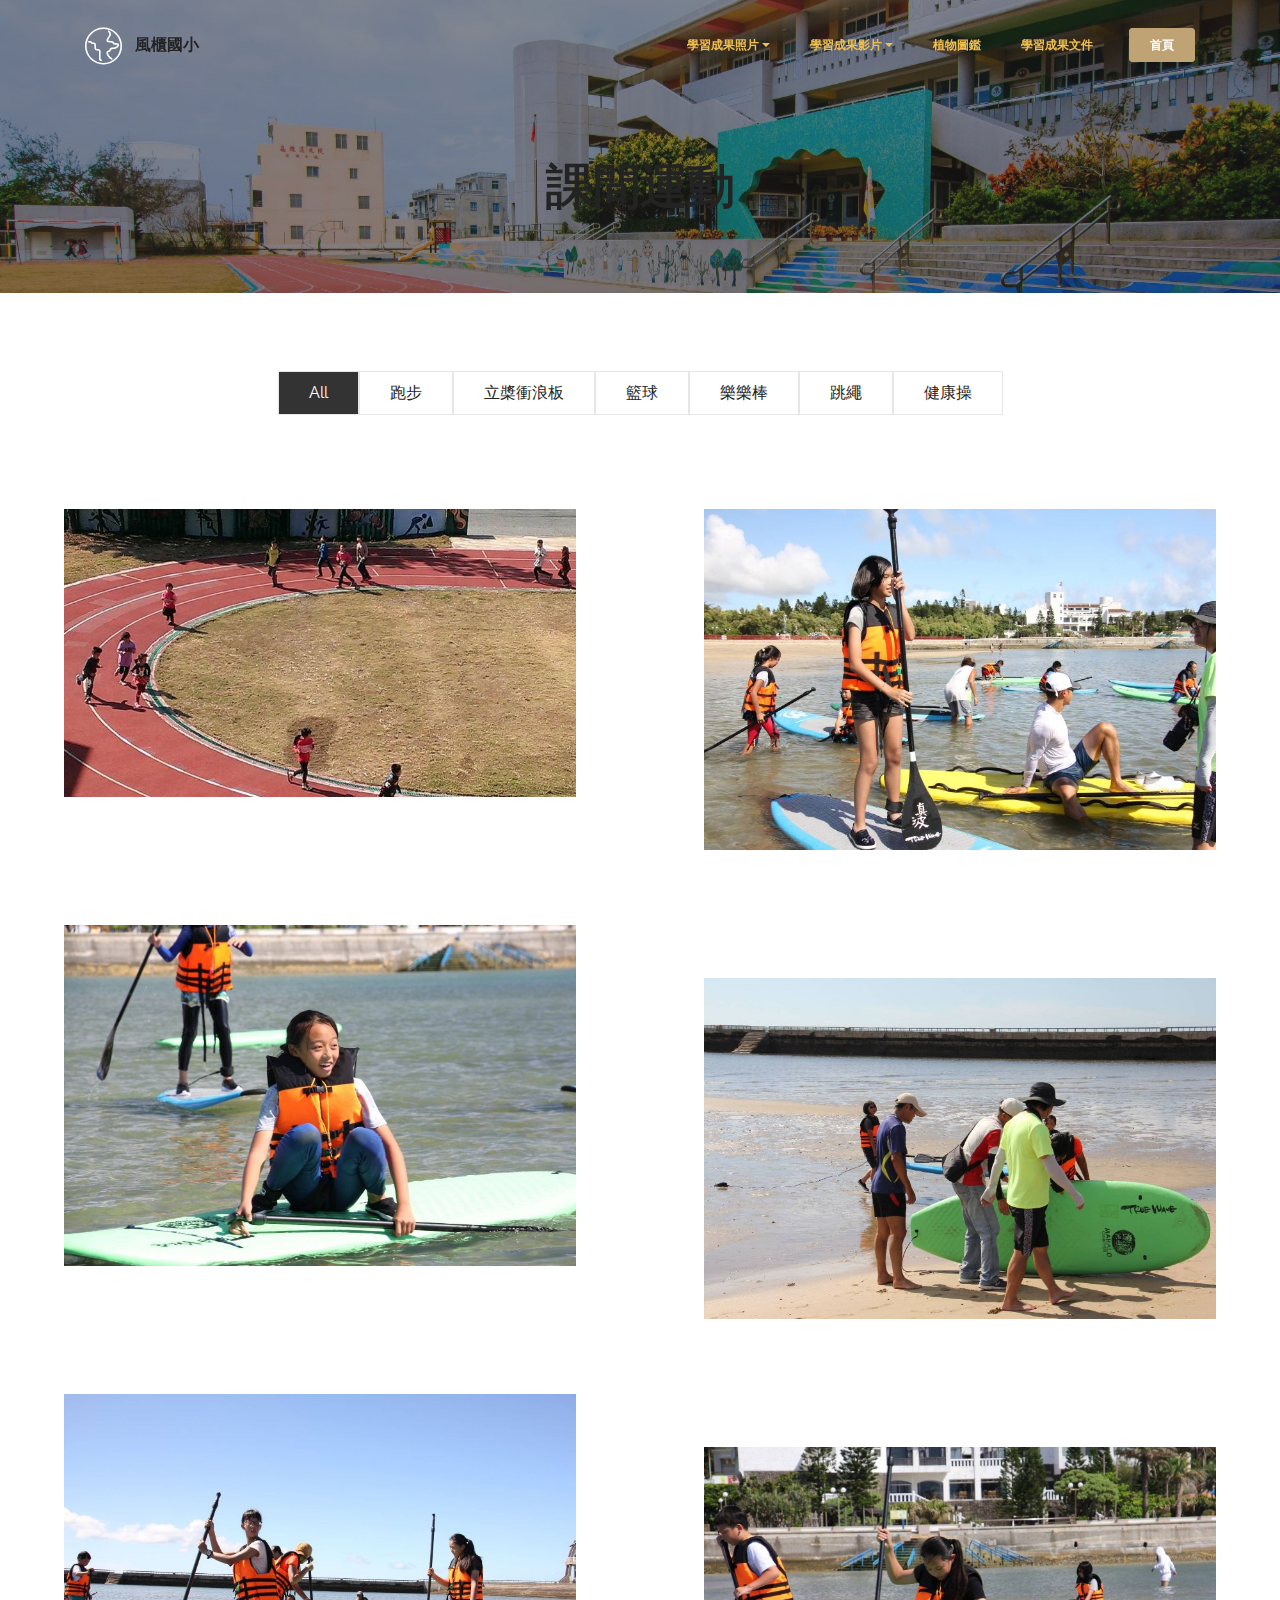
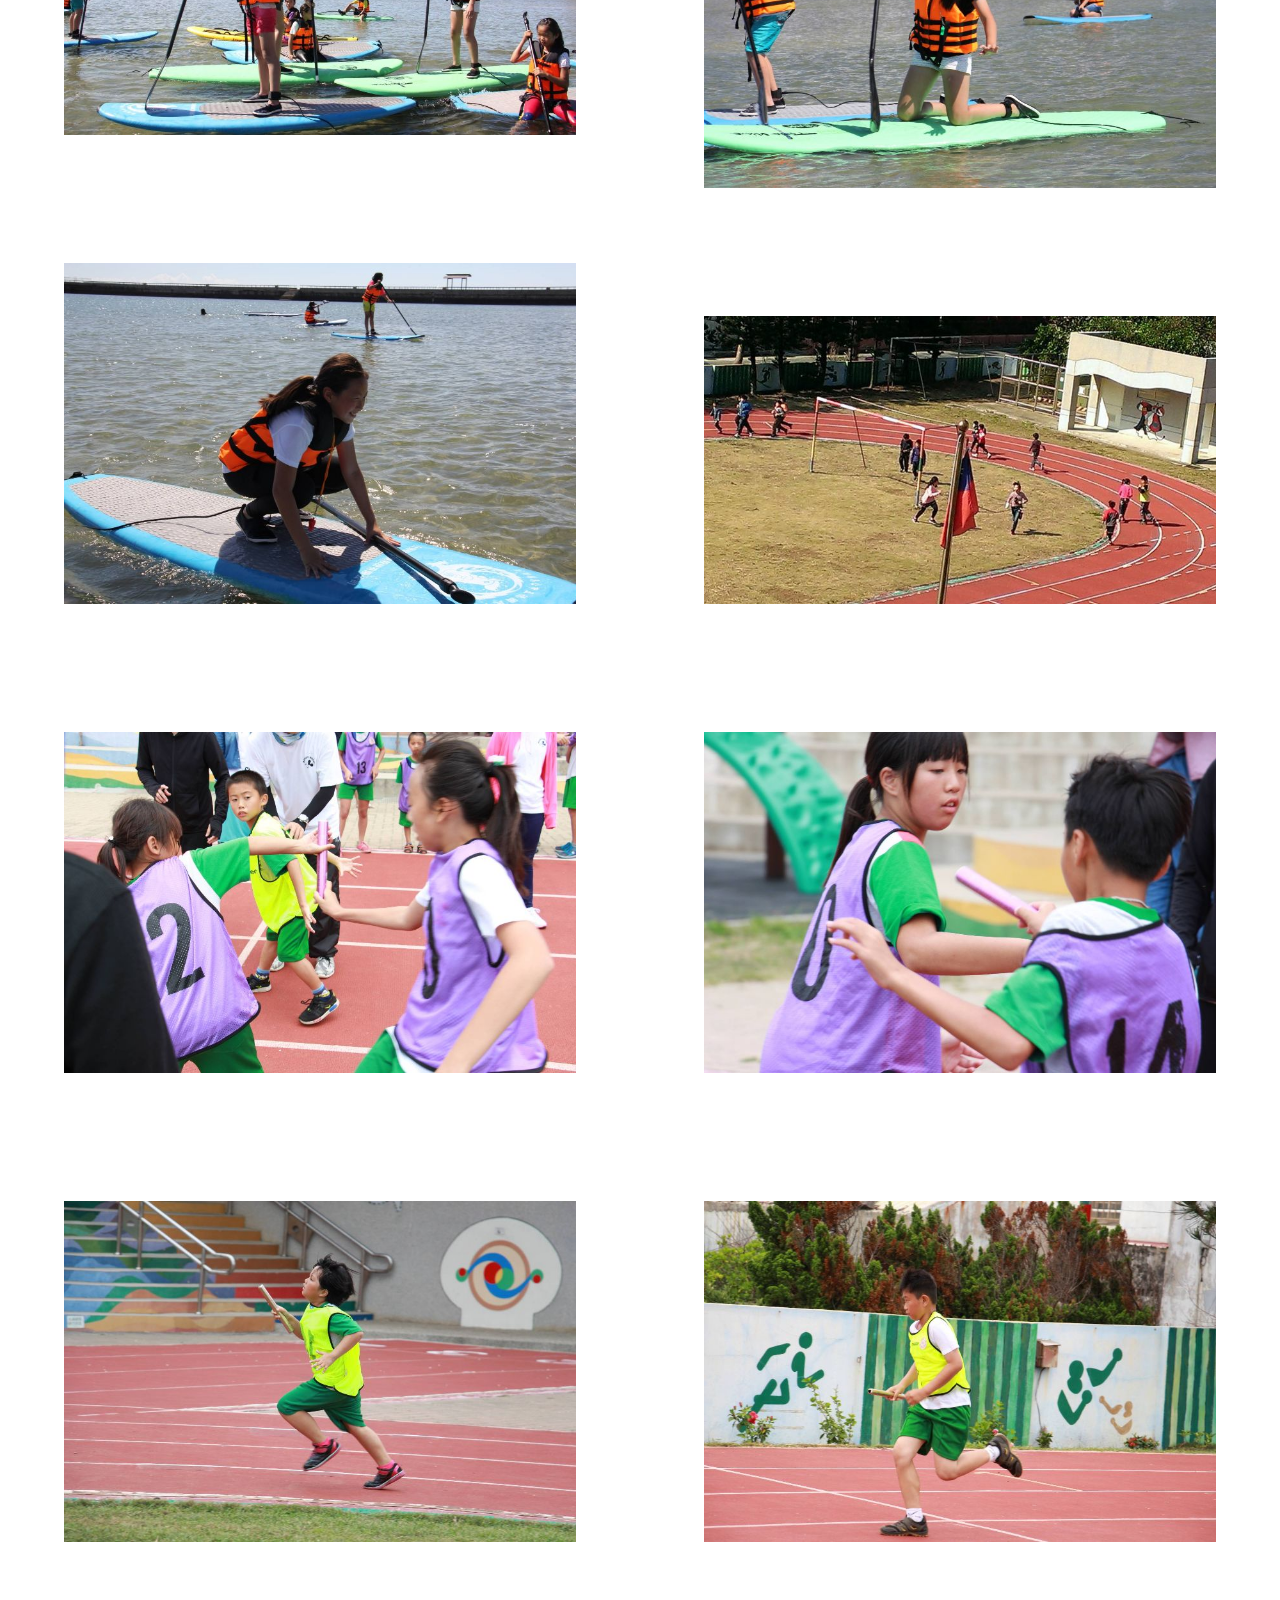
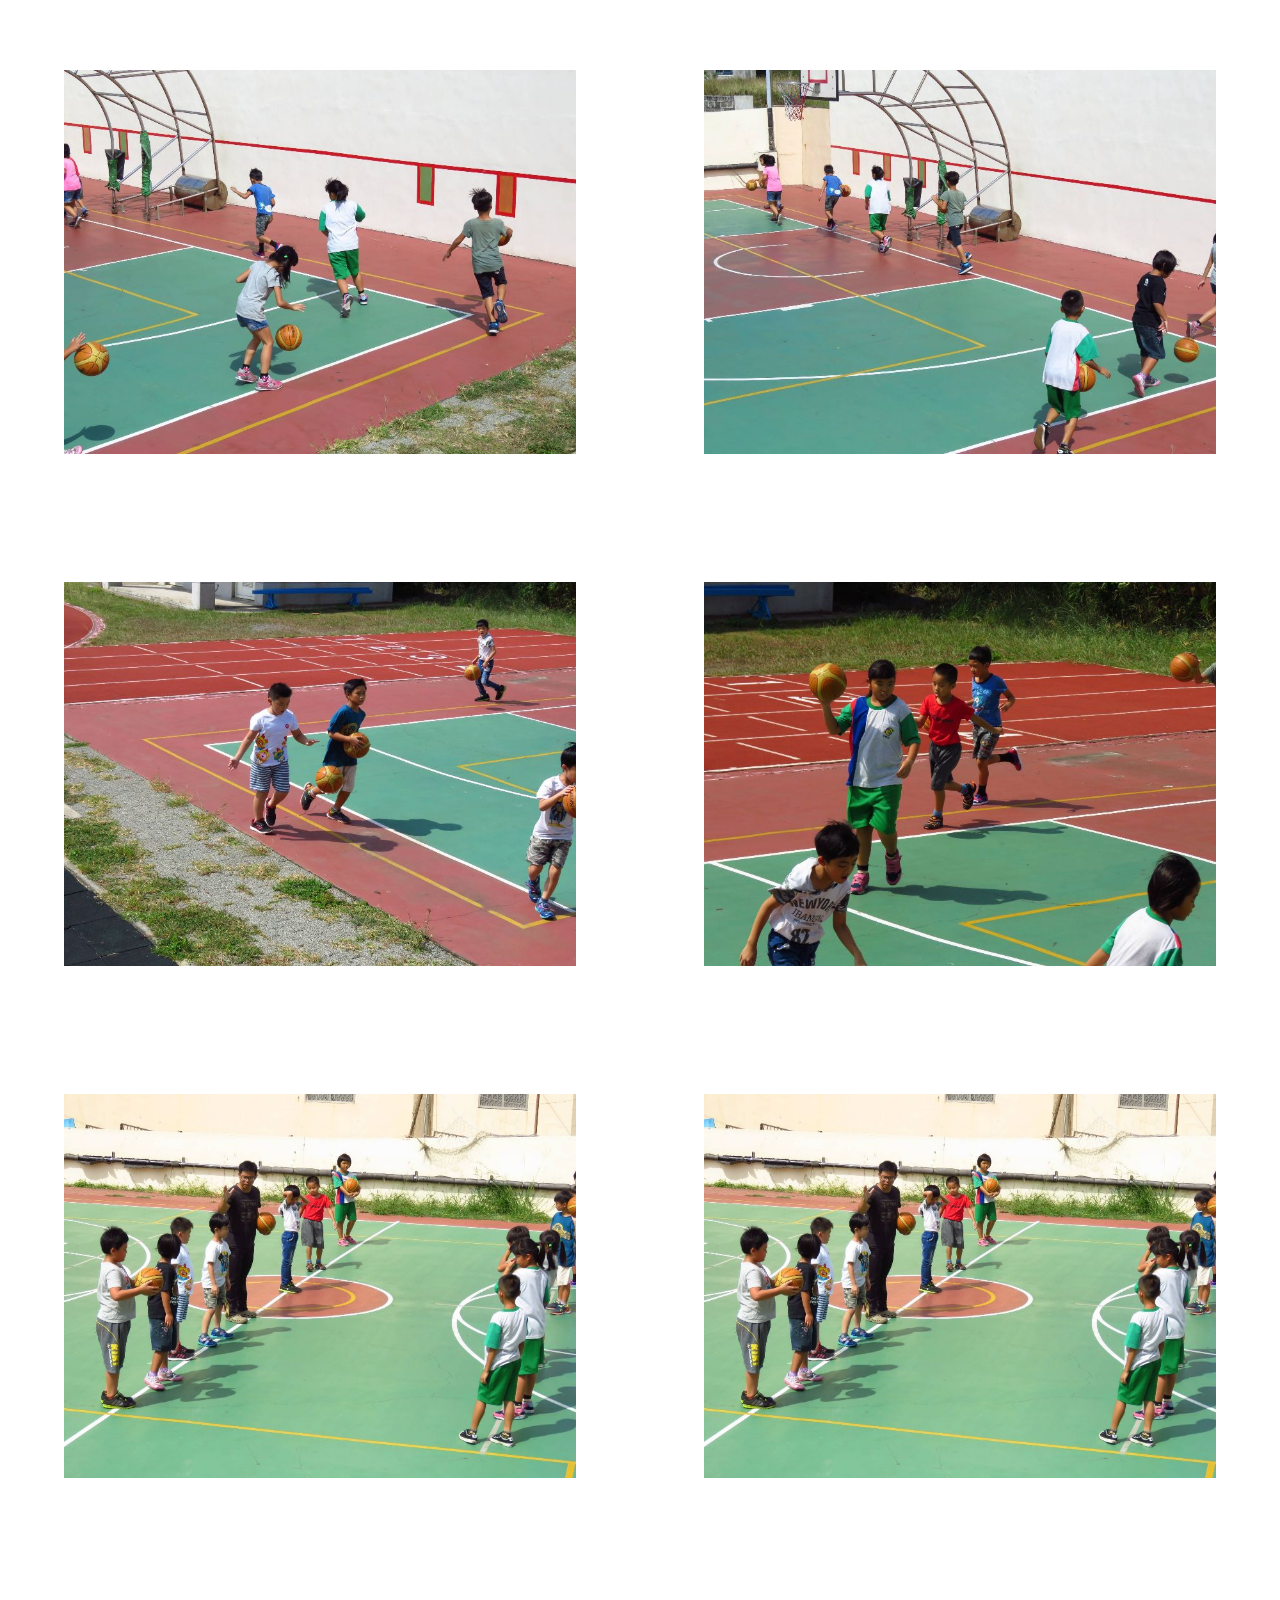
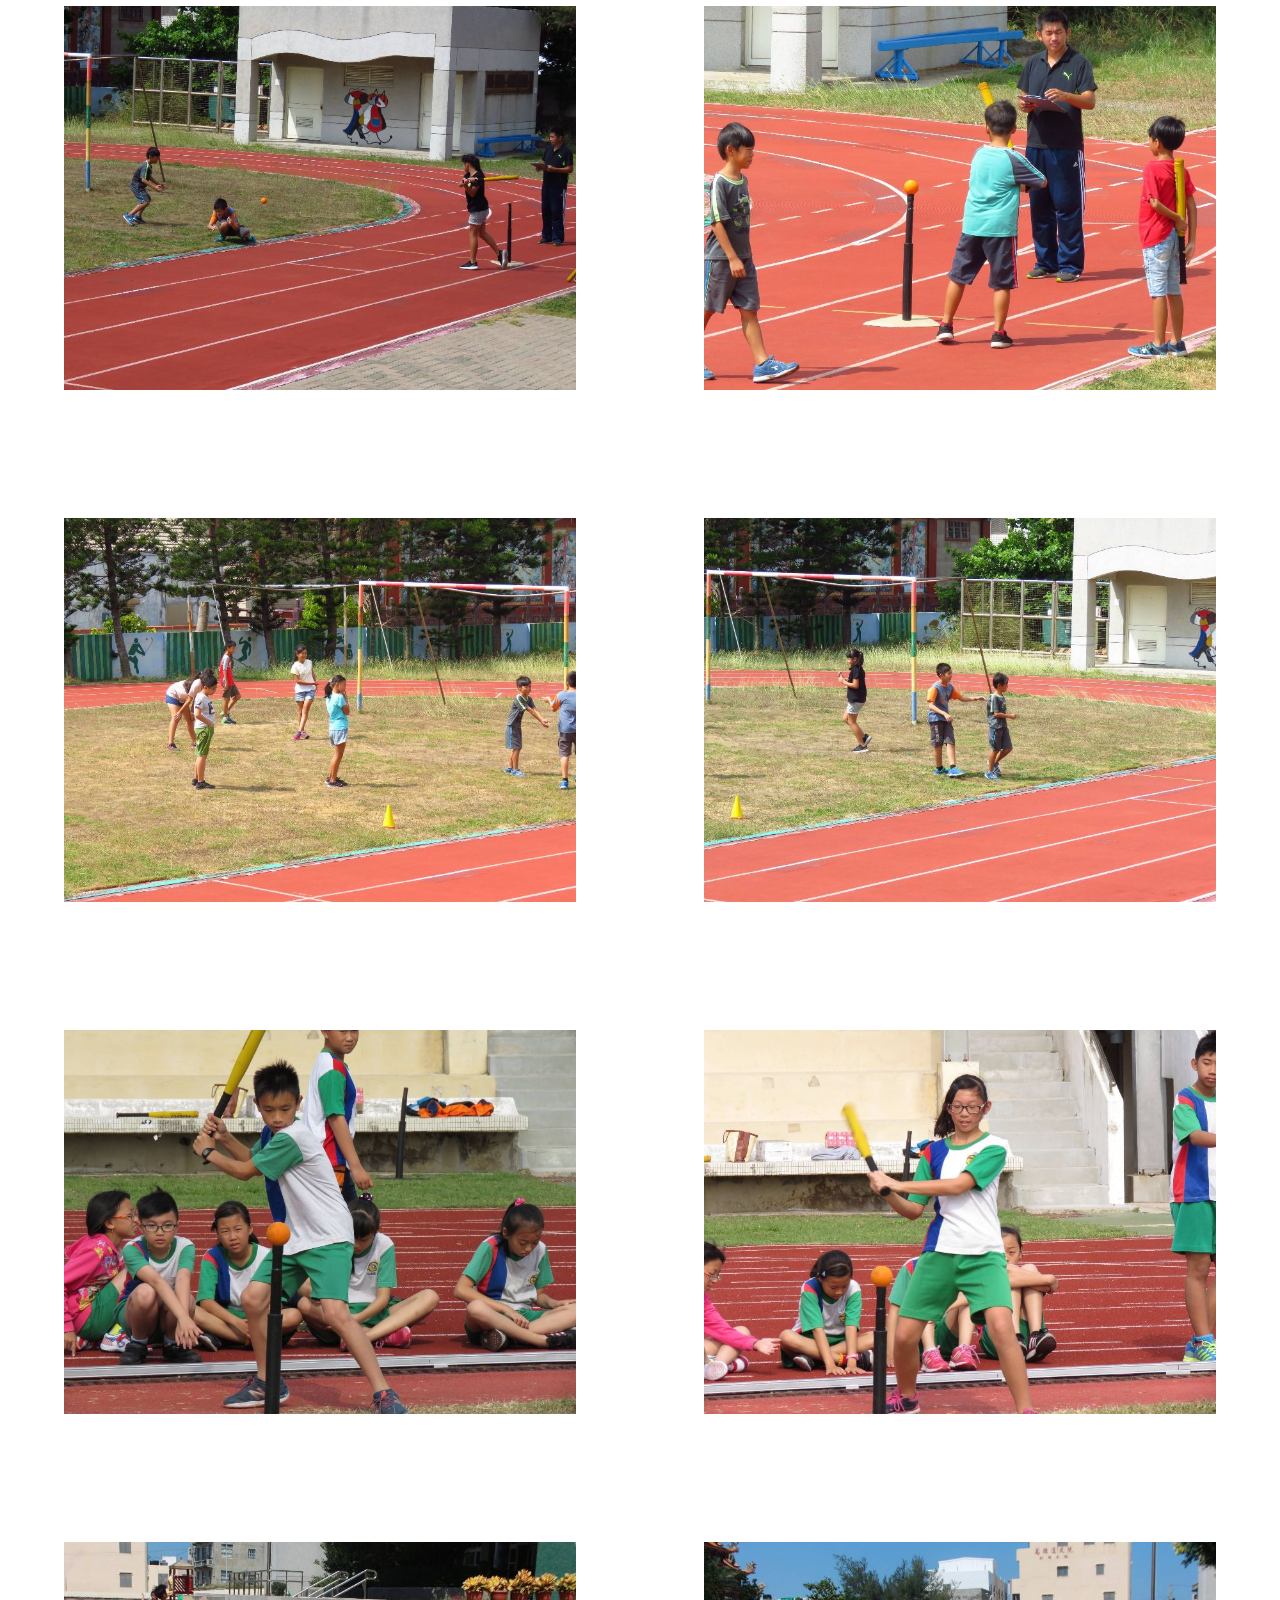
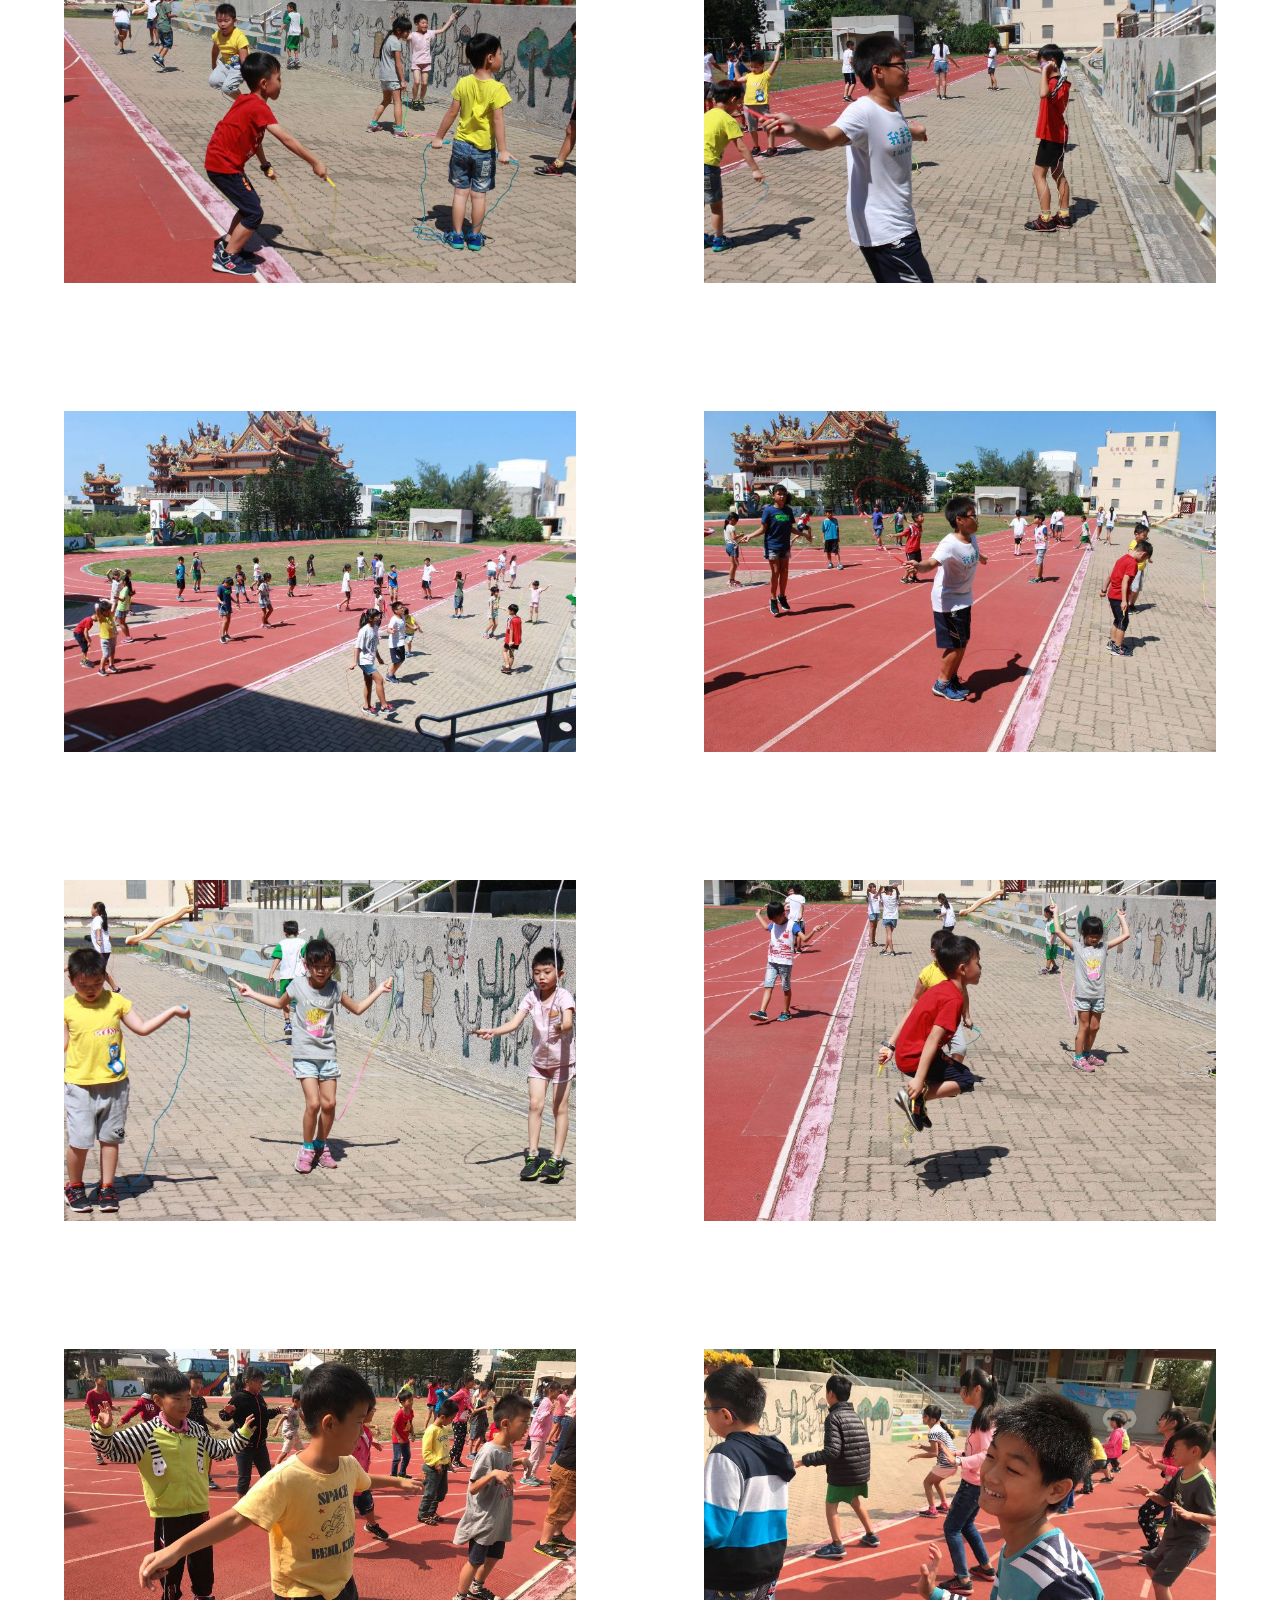
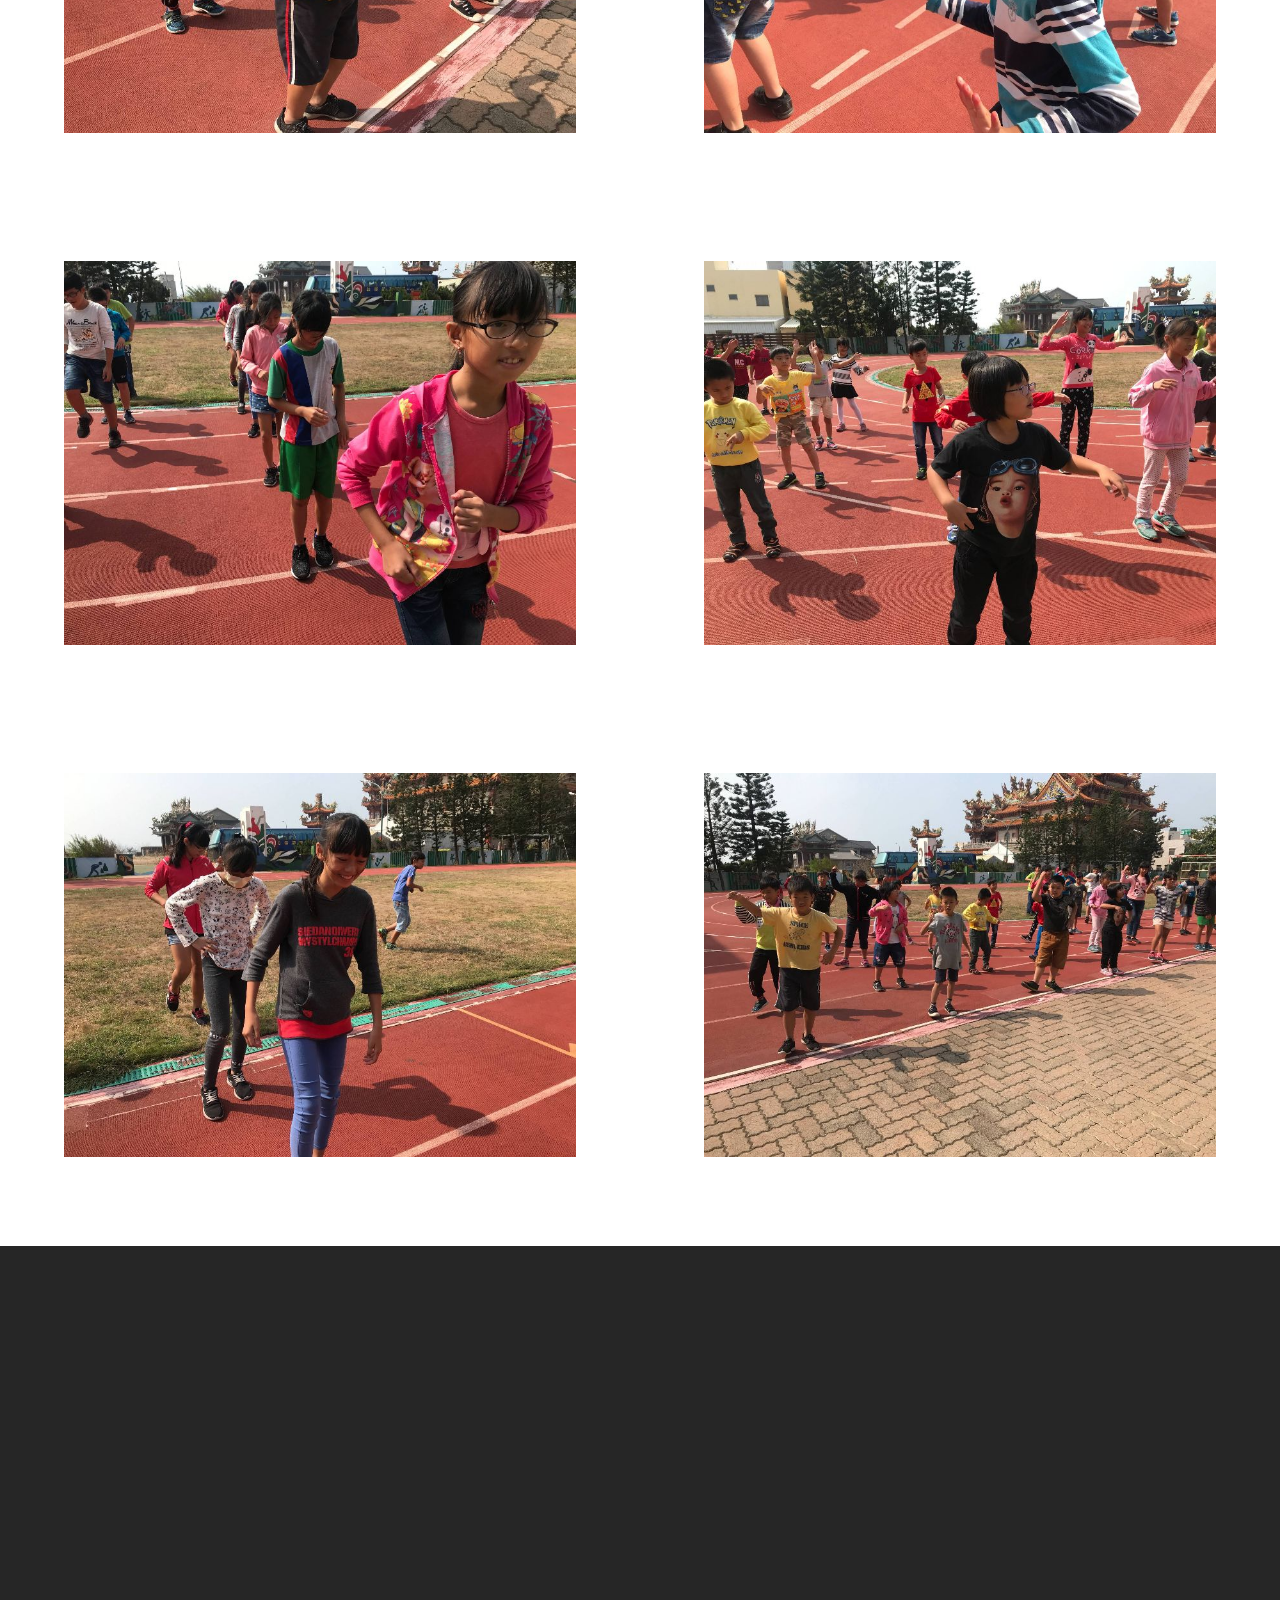
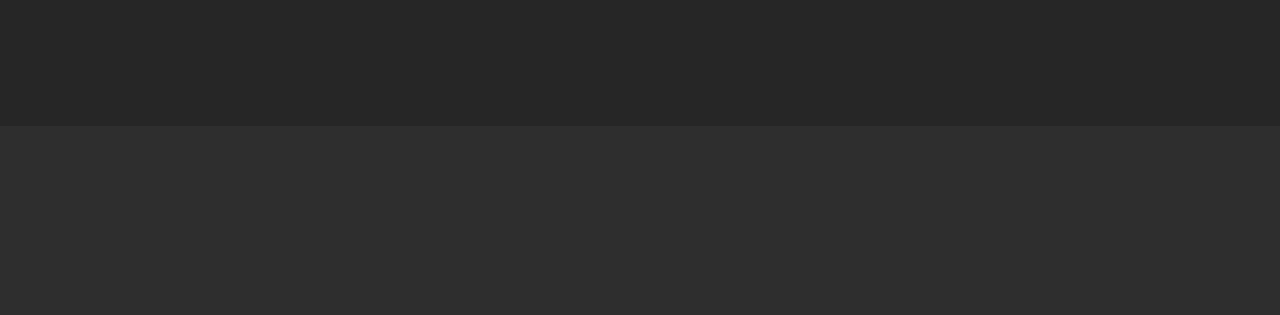
<file: page14.html>
<!DOCTYPE html>
<html>
<head>
  <!-- Site made with Mobirise Website Builder v4.3.0, https://mobirise.com -->
  <meta charset="UTF-8">
  <meta http-equiv="X-UA-Compatible" content="IE=edge">
  <meta name="generator" content="Mobirise v4.3.0, mobirise.com">
  <meta name="viewport" content="width=device-width, initial-scale=1">
  <link rel="shortcut icon" href="assets/images/mbr-favicon.png" type="image/x-icon">
  <meta name="description" content="Web Page Generator Description">
  <title>課間運動</title>
  <link rel="stylesheet" href="assets/web/assets/mobirise-icons/mobirise-icons.css">
  <link rel="stylesheet" href="https://fonts.googleapis.com/css?family=Montserrat:400,700">
  <link rel="stylesheet" href="https://fonts.googleapis.com/css?family=Raleway:100,100i,200,200i,300,300i,400,400i,500,500i,600,600i,700,700i,800,800i,900,900i">
  <link rel="stylesheet" href="assets/et-line-font-plugin/style.css">
  <link rel="stylesheet" href="https://fonts.googleapis.com/css?family=Lora:400,700,400italic,700italic&subset=latin">
  <link rel="stylesheet" href="assets/bootstrap-material-design-font/css/material.css">
  <link rel="stylesheet" href="assets/tether/tether.min.css">
  <link rel="stylesheet" href="assets/bootstrap/css/bootstrap.min.css">
  <link rel="stylesheet" href="assets/animate.css/animate.min.css">
  <link rel="stylesheet" href="assets/socicon/css/styles.css">
  <link rel="stylesheet" href="assets/dropdown/css/style.css">
  <link rel="stylesheet" href="assets/theme/css/style.css">
  <link rel="stylesheet" href="assets/mobirise-gallery/style.css">
  <link rel="stylesheet" href="assets/mobirise/css/mbr-additional.css" type="text/css">
  
  
  
</head>
<body>
<section id="ext_menu-2q" data-rv-view="743">

    <nav class="navbar navbar-dropdown navbar-fixed-top">
        <div class="container">

            <div class="mbr-table">
                <div class="mbr-table-cell">

                    <div class="navbar-brand">
                        <span class="navbar-logo"><span class="mbri-globe mbr-iconfont mbr-iconfont-menu"></span></span>
                        <a class="navbar-caption" href="index.html">風櫃國小</a>
                    </div>

                </div>
                <div class="mbr-table-cell">

                    <button class="navbar-toggler pull-xs-right hidden-md-up" type="button" data-toggle="collapse" data-target="#exCollapsingNavbar">
                        <div class="hamburger-icon"></div>
                    </button>

                    <ul class="nav-dropdown collapse pull-xs-right nav navbar-nav navbar-toggleable-sm" id="exCollapsingNavbar"><li class="nav-item dropdown"><a class="nav-link link dropdown-toggle" href="https://mobirise.com/" data-toggle="dropdown-submenu" aria-expanded="false">學習成果照片</a><div class="dropdown-menu"><a class="dropdown-item" href="page8.html">闖關活動</a><a class="dropdown-item" href="page9.html">樂活農耕</a><a class="dropdown-item" href="page10.html">數位課程</a><a class="dropdown-item" href="page11.html">能源課程</a><a class="dropdown-item" href="page7.html">行動會議</a><a class="dropdown-item" href="page13.html">海洋教育</a><a class="dropdown-item" href="page14.html">課間運動</a></div></li><li class="nav-item dropdown open"><a class="nav-link link dropdown-toggle" href="page1.html" data-toggle="dropdown-submenu" aria-expanded="true">學習成果影片</a><div class="dropdown-menu"><a class="dropdown-item" href="page2.html">植物介紹</a><a class="dropdown-item" href="page1.html">學習歷程</a><a class="dropdown-item" href="page3.html">樂活農耕</a><a class="dropdown-item" href="page4.html">闖關活動</a><a class="dropdown-item" href="page5.html">生態保育</a></div></li><li class="nav-item"><a class="nav-link link" href="page12.html">植物圖鑑</a></li><li class="nav-item"><a class="nav-link link" href="page6.html">學習成果文件</a></li><li class="nav-item nav-btn"><a class="nav-link btn btn-primary" href="index.html">首頁</a></li></ul>
                    <button hidden="" class="navbar-toggler navbar-close" type="button" data-toggle="collapse" data-target="#exCollapsingNavbar">
                        <div class="close-icon"></div>
                    </button>

                </div>
            </div>

        </div>
    </nav>

</section>

<section class="engine"><a href="https://mobirise.co/c">free site maker</a></section><section class="mbr-section article mbr-parallax-background mbr-after-navbar" id="msg-box8-2r" data-rv-view="745" style="background-image: url(assets/images/img-9-2000x1333.jpg); padding-top: 160px; padding-bottom: 80px;">

    <div class="mbr-overlay" style="opacity: 0.5; background-color: rgb(34, 34, 34);">
    </div>
    <div class="container">
        <div class="row">
            <div class="col-md-8 col-md-offset-2 text-xs-center">
                <h3 class="mbr-section-title display-2">課間運動</h3>
                <div class="lead"></div>
                
            </div>
        </div>
    </div>

</section>

<section class="mbr-gallery mbr-section mbr-section-nopadding mbr-slider-carousel" data-filter="true" id="gallery1-2s" data-rv-view="748" style="background-color: rgb(255, 255, 255); padding-top: 3rem; padding-bottom: 1.5rem;">
    <!-- Filter -->
    <div class="mbr-gallery-filter container gallery-filter-active">
        <ul>
            <li class="mbr-gallery-filter-all active">All</li>
        </ul>
    </div>

    <!-- Gallery -->
    <div class="mbr-gallery-row">
        <div class=" mbr-gallery-layout-default">
            <div>
                <div>
                    <div class="mbr-gallery-item mbr-gallery-item__mobirise3 mbr-gallery-item--p4" data-video-url="false" data-tags="跑步">
                        <div href="#lb-gallery1-2s" data-slide-to="0" data-toggle="modal">
                            
                            

                            <img src="assets/images/4-960x541-800x450.jpg" alt="">
                            
                            <span class="icon-focus"></span>
                            
                        </div>
                    </div><div class="mbr-gallery-item mbr-gallery-item__mobirise3 mbr-gallery-item--p4" data-video-url="false" data-tags="立槳衝浪板">
                        <div href="#lb-gallery1-2s" data-slide-to="1" data-toggle="modal">
                            
                            

                            <img src="assets/images/20170711-day2-170719-14-2000x1333-800x533.jpg" alt="">
                            
                            <span class="icon-focus"></span>
                            
                        </div>
                    </div><div class="mbr-gallery-item mbr-gallery-item__mobirise3 mbr-gallery-item--p4" data-video-url="false" data-tags="立槳衝浪板">
                        <div href="#lb-gallery1-2s" data-slide-to="2" data-toggle="modal">
                            
                            

                            <img src="assets/images/20170711-day2-170719-49-2000x1333-800x533.jpg" alt="">
                            
                            <span class="icon-focus"></span>
                            
                        </div>
                    </div><div class="mbr-gallery-item mbr-gallery-item__mobirise3 mbr-gallery-item--p4" data-video-url="false" data-tags="立槳衝浪板">
                        <div href="#lb-gallery1-2s" data-slide-to="3" data-toggle="modal">
                            
                            

                            <img src="assets/images/20170711-day2-170719-1-2000x1333-800x533.jpg" alt="">
                            
                            <span class="icon-focus"></span>
                            
                        </div>
                    </div><div class="mbr-gallery-item mbr-gallery-item__mobirise3 mbr-gallery-item--p4" data-video-url="false" data-tags="立槳衝浪板">
                        <div href="#lb-gallery1-2s" data-slide-to="4" data-toggle="modal">
                            
                            

                            <img src="assets/images/20170711-day2-170719-46-2000x1333-800x533.jpg" alt="">
                            
                            <span class="icon-focus"></span>
                            
                        </div>
                    </div><div class="mbr-gallery-item mbr-gallery-item__mobirise3 mbr-gallery-item--p4" data-video-url="false" data-tags="立槳衝浪板">
                        <div href="#lb-gallery1-2s" data-slide-to="5" data-toggle="modal">
                            
                            

                            <img src="assets/images/20170711-day2-170719-61-2000x1333-800x533.jpg" alt="">
                            
                            <span class="icon-focus"></span>
                            
                        </div>
                    </div><div class="mbr-gallery-item mbr-gallery-item__mobirise3 mbr-gallery-item--p4" data-video-url="false" data-tags="立槳衝浪板">
                        <div href="#lb-gallery1-2s" data-slide-to="6" data-toggle="modal">
                            
                            

                            <img src="assets/images/20170711-day2-170719-56-2000x1333-800x533.jpg" alt="">
                            
                            <span class="icon-focus"></span>
                            
                        </div>
                    </div><div class="mbr-gallery-item mbr-gallery-item__mobirise3 mbr-gallery-item--p4" data-video-url="false" data-tags="跑步">
                        <div href="#lb-gallery1-2s" data-slide-to="7" data-toggle="modal">
                            
                            

                            <img src="assets/images/12-960x541-800x450.jpg" alt="">
                            
                            <span class="icon-focus"></span>
                            
                        </div>
                    </div><div class="mbr-gallery-item mbr-gallery-item__mobirise3 mbr-gallery-item--p4" data-video-url="false" data-tags="跑步">
                        <div href="#lb-gallery1-2s" data-slide-to="8" data-toggle="modal">
                            
                            

                            <img src="assets/images/img-8917-2000x1333-800x533.jpg" alt="">
                            
                            <span class="icon-focus"></span>
                            
                        </div>
                    </div><div class="mbr-gallery-item mbr-gallery-item__mobirise3 mbr-gallery-item--p4" data-video-url="false" data-tags="跑步">
                        <div href="#lb-gallery1-2s" data-slide-to="9" data-toggle="modal">
                            
                            

                            <img src="assets/images/img-8938-2000x1333-800x533.jpg" alt="">
                            
                            <span class="icon-focus"></span>
                            
                        </div>
                    </div><div class="mbr-gallery-item mbr-gallery-item__mobirise3 mbr-gallery-item--p4" data-video-url="false" data-tags="跑步">
                        <div href="#lb-gallery1-2s" data-slide-to="10" data-toggle="modal">
                            
                            

                            <img src="assets/images/img-8984-2000x1333-800x533.jpg" alt="">
                            
                            <span class="icon-focus"></span>
                            
                        </div>
                    </div><div class="mbr-gallery-item mbr-gallery-item__mobirise3 mbr-gallery-item--p4" data-video-url="false" data-tags="跑步">
                        <div href="#lb-gallery1-2s" data-slide-to="11" data-toggle="modal">
                            
                            

                            <img src="assets/images/img-8974-2000x1333-800x533.jpg" alt="">
                            
                            <span class="icon-focus"></span>
                            
                        </div>
                    </div><div class="mbr-gallery-item mbr-gallery-item__mobirise3 mbr-gallery-item--p4" data-video-url="false" data-tags="籃球">
                        <div href="#lb-gallery1-2s" data-slide-to="12" data-toggle="modal">
                            
                            

                            <img src="assets/images/img-8708-2000x1500-800x600.jpg" alt="">
                            
                            <span class="icon-focus"></span>
                            
                        </div>
                    </div><div class="mbr-gallery-item mbr-gallery-item__mobirise3 mbr-gallery-item--p4" data-video-url="false" data-tags="籃球">
                        <div href="#lb-gallery1-2s" data-slide-to="13" data-toggle="modal">
                            
                            

                            <img src="assets/images/img-8709-2000x1500-800x600.jpg" alt="">
                            
                            <span class="icon-focus"></span>
                            
                        </div>
                    </div><div class="mbr-gallery-item mbr-gallery-item__mobirise3 mbr-gallery-item--p4" data-video-url="false" data-tags="籃球">
                        <div href="#lb-gallery1-2s" data-slide-to="14" data-toggle="modal">
                            
                            

                            <img src="assets/images/img-8711-2000x1500-800x600.jpg" alt="">
                            
                            <span class="icon-focus"></span>
                            
                        </div>
                    </div><div class="mbr-gallery-item mbr-gallery-item__mobirise3 mbr-gallery-item--p4" data-video-url="false" data-tags="籃球">
                        <div href="#lb-gallery1-2s" data-slide-to="15" data-toggle="modal">
                            
                            

                            <img src="assets/images/img-8713-2000x1500-800x600.jpg" alt="">
                            
                            <span class="icon-focus"></span>
                            
                        </div>
                    </div><div class="mbr-gallery-item mbr-gallery-item__mobirise3 mbr-gallery-item--p4" data-video-url="false" data-tags="籃球">
                        <div href="#lb-gallery1-2s" data-slide-to="16" data-toggle="modal">
                            
                            

                            <img src="assets/images/img-8724-2000x1500-800x600.jpg" alt="">
                            
                            <span class="icon-focus"></span>
                            
                        </div>
                    </div><div class="mbr-gallery-item mbr-gallery-item__mobirise3 mbr-gallery-item--p4" data-video-url="false" data-tags="籃球">
                        <div href="#lb-gallery1-2s" data-slide-to="17" data-toggle="modal">
                            
                            

                            <img src="assets/images/img-8724-2000x1500-800x600.jpg" alt="">
                            
                            <span class="icon-focus"></span>
                            
                        </div>
                    </div><div class="mbr-gallery-item mbr-gallery-item__mobirise3 mbr-gallery-item--p4" data-video-url="false" data-tags="樂樂棒">
                        <div href="#lb-gallery1-2s" data-slide-to="18" data-toggle="modal">
                            
                            

                            <img src="assets/images/img-8718-2000x1500-800x600.jpg" alt="">
                            
                            <span class="icon-focus"></span>
                            
                        </div>
                    </div><div class="mbr-gallery-item mbr-gallery-item__mobirise3 mbr-gallery-item--p4" data-video-url="false" data-tags="樂樂棒">
                        <div href="#lb-gallery1-2s" data-slide-to="19" data-toggle="modal">
                            
                            

                            <img src="assets/images/img-8722-2000x1500-800x600.jpg" alt="">
                            
                            <span class="icon-focus"></span>
                            
                        </div>
                    </div><div class="mbr-gallery-item mbr-gallery-item__mobirise3 mbr-gallery-item--p4" data-video-url="false" data-tags="樂樂棒">
                        <div href="#lb-gallery1-2s" data-slide-to="20" data-toggle="modal">
                            
                            

                            <img src="assets/images/img-8720-2000x1500-800x600.jpg" alt="">
                            
                            <span class="icon-focus"></span>
                            
                        </div>
                    </div><div class="mbr-gallery-item mbr-gallery-item__mobirise3 mbr-gallery-item--p4" data-video-url="false" data-tags="樂樂棒">
                        <div href="#lb-gallery1-2s" data-slide-to="21" data-toggle="modal">
                            
                            

                            <img src="assets/images/img-8721-2000x1500-800x600.jpg" alt="">
                            
                            <span class="icon-focus"></span>
                            
                        </div>
                    </div><div class="mbr-gallery-item mbr-gallery-item__mobirise3 mbr-gallery-item--p4" data-video-url="false" data-tags="樂樂棒">
                        <div href="#lb-gallery1-2s" data-slide-to="22" data-toggle="modal">
                            
                            

                            <img src="assets/images/img-6491-2000x1500-800x600.jpg" alt="">
                            
                            <span class="icon-focus"></span>
                            
                        </div>
                    </div><div class="mbr-gallery-item mbr-gallery-item__mobirise3 mbr-gallery-item--p4" data-video-url="false" data-tags="樂樂棒">
                        <div href="#lb-gallery1-2s" data-slide-to="23" data-toggle="modal">
                            
                            

                            <img src="assets/images/img-6495-2000x1500-800x600.jpg" alt="">
                            
                            <span class="icon-focus"></span>
                            
                        </div>
                    </div><div class="mbr-gallery-item mbr-gallery-item__mobirise3 mbr-gallery-item--p4" data-video-url="false" data-tags="跳繩">
                        <div href="#lb-gallery1-2s" data-slide-to="24" data-toggle="modal">
                            
                            

                            <img src="assets/images/img-3111-2000x1333-800x533.jpg" alt="">
                            
                            <span class="icon-focus"></span>
                            
                        </div>
                    </div><div class="mbr-gallery-item mbr-gallery-item__mobirise3 mbr-gallery-item--p4" data-video-url="false" data-tags="跳繩">
                        <div href="#lb-gallery1-2s" data-slide-to="25" data-toggle="modal">
                            
                            

                            <img src="assets/images/img-3106-2000x1333-800x533.jpg" alt="">
                            
                            <span class="icon-focus"></span>
                            
                        </div>
                    </div><div class="mbr-gallery-item mbr-gallery-item__mobirise3 mbr-gallery-item--p4" data-video-url="false" data-tags="跳繩">
                        <div href="#lb-gallery1-2s" data-slide-to="26" data-toggle="modal">
                            
                            

                            <img src="assets/images/img-3103-2000x1333-800x533.jpg" alt="">
                            
                            <span class="icon-focus"></span>
                            
                        </div>
                    </div><div class="mbr-gallery-item mbr-gallery-item__mobirise3 mbr-gallery-item--p4" data-video-url="false" data-tags="跳繩">
                        <div href="#lb-gallery1-2s" data-slide-to="27" data-toggle="modal">
                            
                            

                            <img src="assets/images/img-3122-2000x1333-800x533.jpg" alt="">
                            
                            <span class="icon-focus"></span>
                            
                        </div>
                    </div><div class="mbr-gallery-item mbr-gallery-item__mobirise3 mbr-gallery-item--p4" data-video-url="false" data-tags="跳繩">
                        <div href="#lb-gallery1-2s" data-slide-to="28" data-toggle="modal">
                            
                            

                            <img src="assets/images/img-3120-2000x1333-800x533.jpg" alt="">
                            
                            <span class="icon-focus"></span>
                            
                        </div>
                    </div><div class="mbr-gallery-item mbr-gallery-item__mobirise3 mbr-gallery-item--p4" data-video-url="false" data-tags="跳繩">
                        <div href="#lb-gallery1-2s" data-slide-to="29" data-toggle="modal">
                            
                            

                            <img src="assets/images/img-3121-2000x1333-800x533.jpg" alt="">
                            
                            <span class="icon-focus"></span>
                            
                        </div>
                    </div><div class="mbr-gallery-item mbr-gallery-item__mobirise3 mbr-gallery-item--p4" data-video-url="false" data-tags="健康操">
                        <div href="#lb-gallery1-2s" data-slide-to="30" data-toggle="modal">
                            
                            

                            <img src="assets/images/img-7318-2000x1500-800x600.jpg" alt="">
                            
                            <span class="icon-focus"></span>
                            
                        </div>
                    </div><div class="mbr-gallery-item mbr-gallery-item__mobirise3 mbr-gallery-item--p4" data-video-url="false" data-tags="健康操">
                        <div href="#lb-gallery1-2s" data-slide-to="31" data-toggle="modal">
                            
                            

                            <img src="assets/images/img-7331-2000x1500-800x600.jpg" alt="">
                            
                            <span class="icon-focus"></span>
                            
                        </div>
                    </div><div class="mbr-gallery-item mbr-gallery-item__mobirise3 mbr-gallery-item--p4" data-video-url="false" data-tags="健康操">
                        <div href="#lb-gallery1-2s" data-slide-to="32" data-toggle="modal">
                            
                            

                            <img src="assets/images/img-7324-2000x1500-800x600.jpg" alt="">
                            
                            <span class="icon-focus"></span>
                            
                        </div>
                    </div><div class="mbr-gallery-item mbr-gallery-item__mobirise3 mbr-gallery-item--p4" data-video-url="false" data-tags="健康操">
                        <div href="#lb-gallery1-2s" data-slide-to="33" data-toggle="modal">
                            
                            

                            <img src="assets/images/img-7320-2000x1500-800x600.jpg" alt="">
                            
                            <span class="icon-focus"></span>
                            
                        </div>
                    </div><div class="mbr-gallery-item mbr-gallery-item__mobirise3 mbr-gallery-item--p4" data-video-url="false" data-tags="健康操">
                        <div href="#lb-gallery1-2s" data-slide-to="34" data-toggle="modal">
                            
                            

                            <img src="assets/images/img-7326-2000x1500-800x600.jpg" alt="">
                            
                            <span class="icon-focus"></span>
                            
                        </div>
                    </div><div class="mbr-gallery-item mbr-gallery-item__mobirise3 mbr-gallery-item--p4" data-video-url="false" data-tags="健康操">
                        <div href="#lb-gallery1-2s" data-slide-to="35" data-toggle="modal">
                            
                            

                            <img src="assets/images/img-7317-2000x1500-800x600.jpg" alt="">
                            
                            <span class="icon-focus"></span>
                            
                        </div>
                    </div>
                </div>
            </div>
            <div class="clearfix"></div>
        </div>
    </div>

    <!-- Lightbox -->
    <div data-app-prevent-settings="" class="mbr-slider modal fade carousel slide" tabindex="-1" data-keyboard="true" data-interval="false" id="lb-gallery1-2s">
        <div class="modal-dialog">
            <div class="modal-content">
                <div class="modal-body">
                    <ol class="carousel-indicators">
                        <li data-app-prevent-settings="" data-target="#lb-gallery1-2s" data-slide-to="0"></li><li data-app-prevent-settings="" data-target="#lb-gallery1-2s" data-slide-to="1"></li><li data-app-prevent-settings="" data-target="#lb-gallery1-2s" data-slide-to="2"></li><li data-app-prevent-settings="" data-target="#lb-gallery1-2s" data-slide-to="3"></li><li data-app-prevent-settings="" data-target="#lb-gallery1-2s" data-slide-to="4"></li><li data-app-prevent-settings="" data-target="#lb-gallery1-2s" data-slide-to="5"></li><li data-app-prevent-settings="" data-target="#lb-gallery1-2s" data-slide-to="6"></li><li data-app-prevent-settings="" data-target="#lb-gallery1-2s" data-slide-to="7"></li><li data-app-prevent-settings="" data-target="#lb-gallery1-2s" data-slide-to="8"></li><li data-app-prevent-settings="" data-target="#lb-gallery1-2s" data-slide-to="9"></li><li data-app-prevent-settings="" data-target="#lb-gallery1-2s" data-slide-to="10"></li><li data-app-prevent-settings="" data-target="#lb-gallery1-2s" data-slide-to="11"></li><li data-app-prevent-settings="" data-target="#lb-gallery1-2s" data-slide-to="12"></li><li data-app-prevent-settings="" data-target="#lb-gallery1-2s" data-slide-to="13"></li><li data-app-prevent-settings="" data-target="#lb-gallery1-2s" data-slide-to="14"></li><li data-app-prevent-settings="" data-target="#lb-gallery1-2s" data-slide-to="15"></li><li data-app-prevent-settings="" data-target="#lb-gallery1-2s" data-slide-to="16"></li><li data-app-prevent-settings="" data-target="#lb-gallery1-2s" data-slide-to="17"></li><li data-app-prevent-settings="" data-target="#lb-gallery1-2s" data-slide-to="18"></li><li data-app-prevent-settings="" data-target="#lb-gallery1-2s" data-slide-to="19"></li><li data-app-prevent-settings="" data-target="#lb-gallery1-2s" data-slide-to="20"></li><li data-app-prevent-settings="" data-target="#lb-gallery1-2s" data-slide-to="21"></li><li data-app-prevent-settings="" data-target="#lb-gallery1-2s" data-slide-to="22"></li><li data-app-prevent-settings="" data-target="#lb-gallery1-2s" data-slide-to="23"></li><li data-app-prevent-settings="" data-target="#lb-gallery1-2s" data-slide-to="24"></li><li data-app-prevent-settings="" data-target="#lb-gallery1-2s" data-slide-to="25"></li><li data-app-prevent-settings="" data-target="#lb-gallery1-2s" data-slide-to="26"></li><li data-app-prevent-settings="" data-target="#lb-gallery1-2s" data-slide-to="27"></li><li data-app-prevent-settings="" data-target="#lb-gallery1-2s" data-slide-to="28"></li><li data-app-prevent-settings="" data-target="#lb-gallery1-2s" data-slide-to="29"></li><li data-app-prevent-settings="" data-target="#lb-gallery1-2s" data-slide-to="30"></li><li data-app-prevent-settings="" data-target="#lb-gallery1-2s" data-slide-to="31"></li><li data-app-prevent-settings="" data-target="#lb-gallery1-2s" data-slide-to="32"></li><li data-app-prevent-settings="" data-target="#lb-gallery1-2s" data-slide-to="33"></li><li data-app-prevent-settings="" data-target="#lb-gallery1-2s" data-slide-to="34"></li><li data-app-prevent-settings="" data-target="#lb-gallery1-2s" class=" active" data-slide-to="35"></li>
                    </ol>
                    <div class="carousel-inner">
                        <div class="carousel-item">
                            <img src="assets/images/4-960x541.jpg" alt="">
                        </div><div class="carousel-item">
                            <img src="assets/images/20170711-day2-170719-14-2000x1333.jpg" alt="">
                        </div><div class="carousel-item">
                            <img src="assets/images/20170711-day2-170719-49-2000x1333.jpg" alt="">
                        </div><div class="carousel-item">
                            <img src="assets/images/20170711-day2-170719-1-2000x1333.jpg" alt="">
                        </div><div class="carousel-item">
                            <img src="assets/images/20170711-day2-170719-46-2000x1333.jpg" alt="">
                        </div><div class="carousel-item">
                            <img src="assets/images/20170711-day2-170719-61-2000x1333.jpg" alt="">
                        </div><div class="carousel-item">
                            <img src="assets/images/20170711-day2-170719-56-2000x1333.jpg" alt="">
                        </div><div class="carousel-item">
                            <img src="assets/images/12-960x541.jpg" alt="">
                        </div><div class="carousel-item">
                            <img src="assets/images/img-8917-2000x1333.jpg" alt="">
                        </div><div class="carousel-item">
                            <img src="assets/images/img-8938-2000x1333.jpg" alt="">
                        </div><div class="carousel-item">
                            <img src="assets/images/img-8984-2000x1333.jpg" alt="">
                        </div><div class="carousel-item">
                            <img src="assets/images/img-8974-2000x1333.jpg" alt="">
                        </div><div class="carousel-item">
                            <img src="assets/images/img-8708-2000x1500.jpg" alt="">
                        </div><div class="carousel-item">
                            <img src="assets/images/img-8709-2000x1500.jpg" alt="">
                        </div><div class="carousel-item">
                            <img src="assets/images/img-8711-2000x1500.jpg" alt="">
                        </div><div class="carousel-item">
                            <img src="assets/images/img-8713-2000x1500.jpg" alt="">
                        </div><div class="carousel-item">
                            <img src="assets/images/img-8724-2000x1500.jpg" alt="">
                        </div><div class="carousel-item">
                            <img src="assets/images/img-8724-2000x1500.jpg" alt="">
                        </div><div class="carousel-item">
                            <img src="assets/images/img-8718-2000x1500.jpg" alt="">
                        </div><div class="carousel-item">
                            <img src="assets/images/img-8722-2000x1500.jpg" alt="">
                        </div><div class="carousel-item">
                            <img src="assets/images/img-8720-2000x1500.jpg" alt="">
                        </div><div class="carousel-item">
                            <img src="assets/images/img-8721-2000x1500.jpg" alt="">
                        </div><div class="carousel-item">
                            <img src="assets/images/img-6491-2000x1500.jpg" alt="">
                        </div><div class="carousel-item">
                            <img src="assets/images/img-6495-2000x1500.jpg" alt="">
                        </div><div class="carousel-item">
                            <img src="assets/images/img-3111-2000x1333.jpg" alt="">
                        </div><div class="carousel-item">
                            <img src="assets/images/img-3106-2000x1333.jpg" alt="">
                        </div><div class="carousel-item">
                            <img src="assets/images/img-3103-2000x1333.jpg" alt="">
                        </div><div class="carousel-item">
                            <img src="assets/images/img-3122-2000x1333.jpg" alt="">
                        </div><div class="carousel-item">
                            <img src="assets/images/img-3120-2000x1333.jpg" alt="">
                        </div><div class="carousel-item">
                            <img src="assets/images/img-3121-2000x1333.jpg" alt="">
                        </div><div class="carousel-item">
                            <img src="assets/images/img-7318-2000x1500.jpg" alt="">
                        </div><div class="carousel-item">
                            <img src="assets/images/img-7331-2000x1500.jpg" alt="">
                        </div><div class="carousel-item">
                            <img src="assets/images/img-7324-2000x1500.jpg" alt="">
                        </div><div class="carousel-item">
                            <img src="assets/images/img-7320-2000x1500.jpg" alt="">
                        </div><div class="carousel-item">
                            <img src="assets/images/img-7326-2000x1500.jpg" alt="">
                        </div><div class="carousel-item active">
                            <img src="assets/images/img-7317-2000x1500.jpg" alt="">
                        </div>
                    </div>
                    <a class="left carousel-control" role="button" data-slide="prev" href="#lb-gallery1-2s">
                        <span class="icon-prev" aria-hidden="true"></span>
                        <span class="sr-only">Previous</span>
                    </a>
                    <a class="right carousel-control" role="button" data-slide="next" href="#lb-gallery1-2s">
                        <span class="icon-next" aria-hidden="true"></span>
                        <span class="sr-only">Next</span>
                    </a>

                    <a class="close" href="#" role="button" data-dismiss="modal">
                        <span aria-hidden="true">×</span>
                        <span class="sr-only">Close</span>
                    </a>
                </div>
            </div>
        </div>
    </div>
</section>

<section class="mbr-section mbr-section-md-padding mbr-footer footer2" id="contacts2-2t" data-rv-view="895" style="background-color: rgb(38, 38, 38); padding-top: 90px; padding-bottom: 90px;">
    
    <div class="container">
        <div class="row">
            <div class="mbr-footer-content col-xs-12 col-md-3">
                <p><strong>Address</strong><br>澎湖縣馬公市風櫃里66號<br><br><br>
<strong>Contacts</strong><br>
Fb:https://www.facebook.com/penghufkps/<br>
Phone: (06) 9951280<br><br></p>
            </div>
            <div class="mbr-footer-content col-xs-12 col-md-3"></div>
            <div class="col-xs-12 col-md-6">
                <div class="mbr-map"><iframe frameborder="0" style="border:0" src="https://www.google.com/maps/embed/v1/place?key=AIzaSyA0Dx_boXQiwvdz8sJHoYeZNVTdoWONYkU&amp;q=place_id:ChIJjTkjMptQbDQRIsXgkbqrwTc" allowfullscreen=""></iframe></div>
            </div>
        </div>
    </div>
</section>

<section class="mbr-section mbr-section-md-padding" id="social-buttons4-2u" data-rv-view="897" style="background-color: rgb(46, 46, 46); padding-top: 30px; padding-bottom: 30px;">
    
    <div class="container">
        <div class="row">
            <div class="col-md-8 col-md-offset-2 text-xs-center">
                <h3 class="mbr-section-title display-2">FOLLOW US</h3>
                <div> <a class="btn btn-social" title="Facebook" target="_blank" href="https://www.facebook.com/penghufkps/"><i class="socicon socicon-facebook"></i></a>  <a class="btn btn-social" title="YouTube" target="_blank" href="https://www.youtube.com/channel/UC69TV3DEhH7MbRbWVWJRkPA?view_as=subscriber"><i class="socicon socicon-youtube"></i></a>       </div>
            </div>
        </div>
    </div>
</section>


  <script src="assets/web/assets/jquery/jquery.min.js"></script>
  <script src="assets/tether/tether.min.js"></script>
  <script src="assets/bootstrap/js/bootstrap.min.js"></script>
  <script src="assets/jarallax/jarallax.js"></script>
  <script src="assets/smooth-scroll/smooth-scroll.js"></script>
  <script src="assets/viewport-checker/jquery.viewportchecker.js"></script>
  <script src="assets/masonry/masonry.pkgd.min.js"></script>
  <script src="assets/imagesloaded/imagesloaded.pkgd.min.js"></script>
  <script src="assets/bootstrap-carousel-swipe/bootstrap-carousel-swipe.js"></script>
  <script src="assets/dropdown/js/script.min.js"></script>
  <script src="assets/touch-swipe/jquery.touch-swipe.min.js"></script>
  <script src="assets/theme/js/script.js"></script>
  <script src="assets/mobirise-gallery/player.min.js"></script>
  <script src="assets/mobirise-gallery/script.js"></script>
  
  
  <input name="animation" type="hidden">
  </body>
</html>
</file>
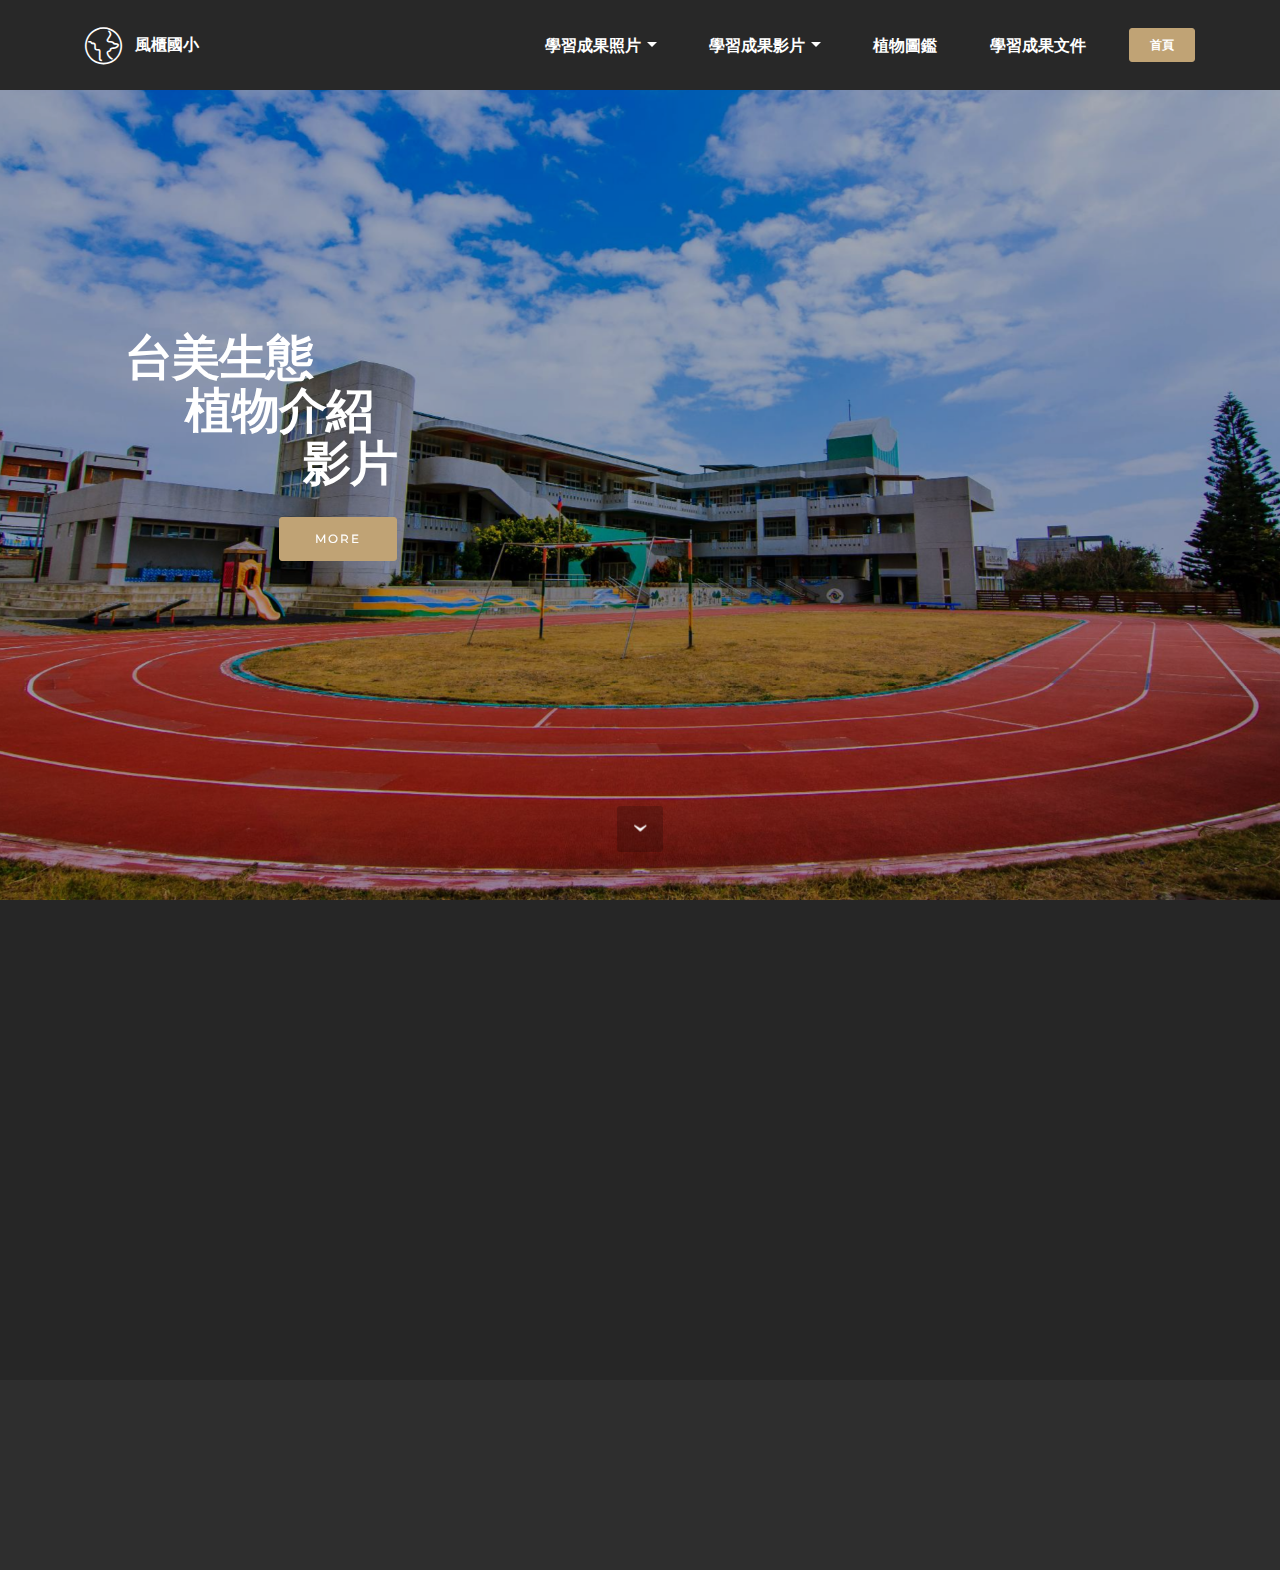
<file: page2.html>
<!DOCTYPE html>
<html>
<head>
  <!-- Site made with Mobirise Website Builder v4.3.0, https://mobirise.com -->
  <meta charset="UTF-8">
  <meta http-equiv="X-UA-Compatible" content="IE=edge">
  <meta name="generator" content="Mobirise v4.3.0, mobirise.com">
  <meta name="viewport" content="width=device-width, initial-scale=1">
  <link rel="shortcut icon" href="assets/images/mbr-favicon.png" type="image/x-icon">
  <meta name="description" content="">
  <title>植物影片</title>
  <link rel="stylesheet" href="assets/bootstrap-material-design-font/css/material.css">
  <link rel="stylesheet" href="assets/web/assets/mobirise-icons/mobirise-icons.css">
  <link rel="stylesheet" href="https://fonts.googleapis.com/css?family=Montserrat:400,700">
  <link rel="stylesheet" href="https://fonts.googleapis.com/css?family=Raleway:100,100i,200,200i,300,300i,400,400i,500,500i,600,600i,700,700i,800,800i,900,900i">
  <link rel="stylesheet" href="https://fonts.googleapis.com/css?family=Lora:400,700,400italic,700italic&subset=latin">
  <link rel="stylesheet" href="assets/tether/tether.min.css">
  <link rel="stylesheet" href="assets/bootstrap/css/bootstrap.min.css">
  <link rel="stylesheet" href="assets/dropdown/css/style.css">
  <link rel="stylesheet" href="assets/animate.css/animate.min.css">
  <link rel="stylesheet" href="assets/socicon/css/styles.css">
  <link rel="stylesheet" href="assets/theme/css/style.css">
  <link rel="stylesheet" href="assets/mobirise/css/mbr-additional.css" type="text/css">
  
  
  
</head>
<body>
<section id="ext_menu-d" data-rv-view="38">

    <nav class="navbar navbar-dropdown navbar-fixed-top">
        <div class="container">

            <div class="mbr-table">
                <div class="mbr-table-cell">

                    <div class="navbar-brand">
                        <span class="navbar-logo"><span class="mbri-globe mbr-iconfont mbr-iconfont-menu"></span></span>
                        <a class="navbar-caption" href="index.html">風櫃國小</a>
                    </div>

                </div>
                <div class="mbr-table-cell">

                    <button class="navbar-toggler pull-xs-right hidden-md-up" type="button" data-toggle="collapse" data-target="#exCollapsingNavbar">
                        <div class="hamburger-icon"></div>
                    </button>

                    <ul class="nav-dropdown collapse pull-xs-right nav navbar-nav navbar-toggleable-sm" id="exCollapsingNavbar"><li class="nav-item dropdown"><a class="nav-link link dropdown-toggle" href="https://mobirise.com/" data-toggle="dropdown-submenu" aria-expanded="false">學習成果照片</a><div class="dropdown-menu"><a class="dropdown-item" href="page8.html">闖關活動</a><a class="dropdown-item" href="page9.html">樂活農耕</a><a class="dropdown-item" href="page10.html">數位課程</a><a class="dropdown-item" href="page11.html">能源課程</a><a class="dropdown-item" href="page7.html">行動會議</a><a class="dropdown-item" href="page13.html">海洋教育</a><a class="dropdown-item" href="page14.html">課間運動</a></div></li><li class="nav-item dropdown open"><a class="nav-link link dropdown-toggle" href="page1.html" data-toggle="dropdown-submenu" aria-expanded="true">學習成果影片</a><div class="dropdown-menu"><a class="dropdown-item" href="page2.html">植物介紹</a><a class="dropdown-item" href="page1.html">學習歷程</a><a class="dropdown-item" href="page3.html">樂活農耕</a><a class="dropdown-item" href="page4.html">闖關活動</a><a class="dropdown-item" href="page5.html">生態保育</a></div></li><li class="nav-item"><a class="nav-link link" href="page12.html">植物圖鑑</a></li><li class="nav-item"><a class="nav-link link" href="page6.html">學習成果文件</a></li><li class="nav-item nav-btn"><a class="nav-link btn btn-primary" href="index.html">首頁</a></li></ul>
                    <button hidden="" class="navbar-toggler navbar-close" type="button" data-toggle="collapse" data-target="#exCollapsingNavbar">
                        <div class="close-icon"></div>
                    </button>

                </div>
            </div>

        </div>
    </nav>

</section>

<section class="engine"><a href="https://mobirise.co/b">free web page creator</a></section><section class="mbr-section mbr-section-hero mbr-section-full header2 mbr-parallax-background mbr-after-navbar" id="header2-e" data-rv-view="40" style="background-image: url(assets/images/img-2000x1333.jpg);">

    <div class="mbr-overlay" style="opacity: 0.3; background-color: rgb(0, 0, 0);">
    </div>

    <div class="mbr-table mbr-table-full">
        <div class="mbr-table-cell">

            <div class="container">
                <div class="mbr-section row">
                    <div class="mbr-table-md-up">
                        
                        
                        

                        <div class="mbr-table-cell col-md-5 content-size text-xs-center text-md-right">

                            <h3 class="mbr-section-title display-2">台美生態 &nbsp; &nbsp; &nbsp;&nbsp;<br>植物介紹 &nbsp;<br>影片</h3>

                            <div class="mbr-section-text">
                                <p></p>
                            </div>

                            <div class="mbr-section-btn"><a class="btn btn-primary" href="https://www.youtube.com/playlist?list=PLbsbfxnrr_ylFdi-PZTK4ToNeLj1rDj5j" target="_blank">MORE</a></div>

                        </div>
                        <div class="mbr-table-cell mbr-valign-top mbr-left-padding-md-up col-md-7 image-size" style="width: 70%;">
                            <div class="mbr-figure"><iframe class="mbr-embedded-video" src="https://www.youtube.com/embed/QDFFP1A7VEs?rel=0&amp;amp;showinfo=0&amp;autoplay=1&amp;loop=1&amp;playlist=QDFFP1A7VEs" width="1280" height="720" frameborder="0" allowfullscreen></iframe></div>
                        </div>

                    </div>
                </div>
            </div>

        </div>
    </div>

    <div class="mbr-arrow mbr-arrow-floating hidden-sm-down" aria-hidden="true"><a href="#contacts2-f"><i class="mbr-arrow-icon"></i></a></div>

</section>

<section class="mbr-section mbr-section-md-padding mbr-footer footer2" id="contacts2-f" data-rv-view="43" style="background-color: rgb(38, 38, 38); padding-top: 90px; padding-bottom: 90px;">
    
    <div class="container">
        <div class="row">
            <div class="mbr-footer-content col-xs-12 col-md-3">
                <p><strong>Address</strong><br>澎湖縣馬公市風櫃里66號<br><br><br>
<strong>Contacts</strong><br>
Fb:https://www.facebook.com/penghufkps/<br>
Phone: (06) 9951280<br><br></p>
            </div>
            <div class="mbr-footer-content col-xs-12 col-md-3"></div>
            <div class="col-xs-12 col-md-6">
                <div class="mbr-map"><iframe frameborder="0" style="border:0" src="https://www.google.com/maps/embed/v1/place?key=AIzaSyA0Dx_boXQiwvdz8sJHoYeZNVTdoWONYkU&amp;q=place_id:ChIJjTkjMptQbDQRIsXgkbqrwTc" allowfullscreen=""></iframe></div>
            </div>
        </div>
    </div>
</section>

<section class="mbr-section mbr-section-md-padding" id="social-buttons4-g" data-rv-view="45" style="background-color: rgb(46, 46, 46); padding-top: 30px; padding-bottom: 30px;">
    
    <div class="container">
        <div class="row">
            <div class="col-md-8 col-md-offset-2 text-xs-center">
                <h3 class="mbr-section-title display-2">FOLLOW US</h3>
                <div> <a class="btn btn-social" title="Facebook" target="_blank" href="https://www.facebook.com/penghufkps/"><i class="socicon socicon-facebook"></i></a>  <a class="btn btn-social" title="YouTube" target="_blank" href="https://www.youtube.com/channel/UC69TV3DEhH7MbRbWVWJRkPA?view_as=subscriber"><i class="socicon socicon-youtube"></i></a>       </div>
            </div>
        </div>
    </div>
</section>


  <script src="assets/web/assets/jquery/jquery.min.js"></script>
  <script src="assets/tether/tether.min.js"></script>
  <script src="assets/bootstrap/js/bootstrap.min.js"></script>
  <script src="assets/smooth-scroll/smooth-scroll.js"></script>
  <script src="assets/dropdown/js/script.min.js"></script>
  <script src="assets/viewport-checker/jquery.viewportchecker.js"></script>
  <script src="assets/jarallax/jarallax.js"></script>
  <script src="assets/touch-swipe/jquery.touch-swipe.min.js"></script>
  <script src="assets/theme/js/script.js"></script>
  
  
  <input name="animation" type="hidden">
  </body>
</html>
</file>
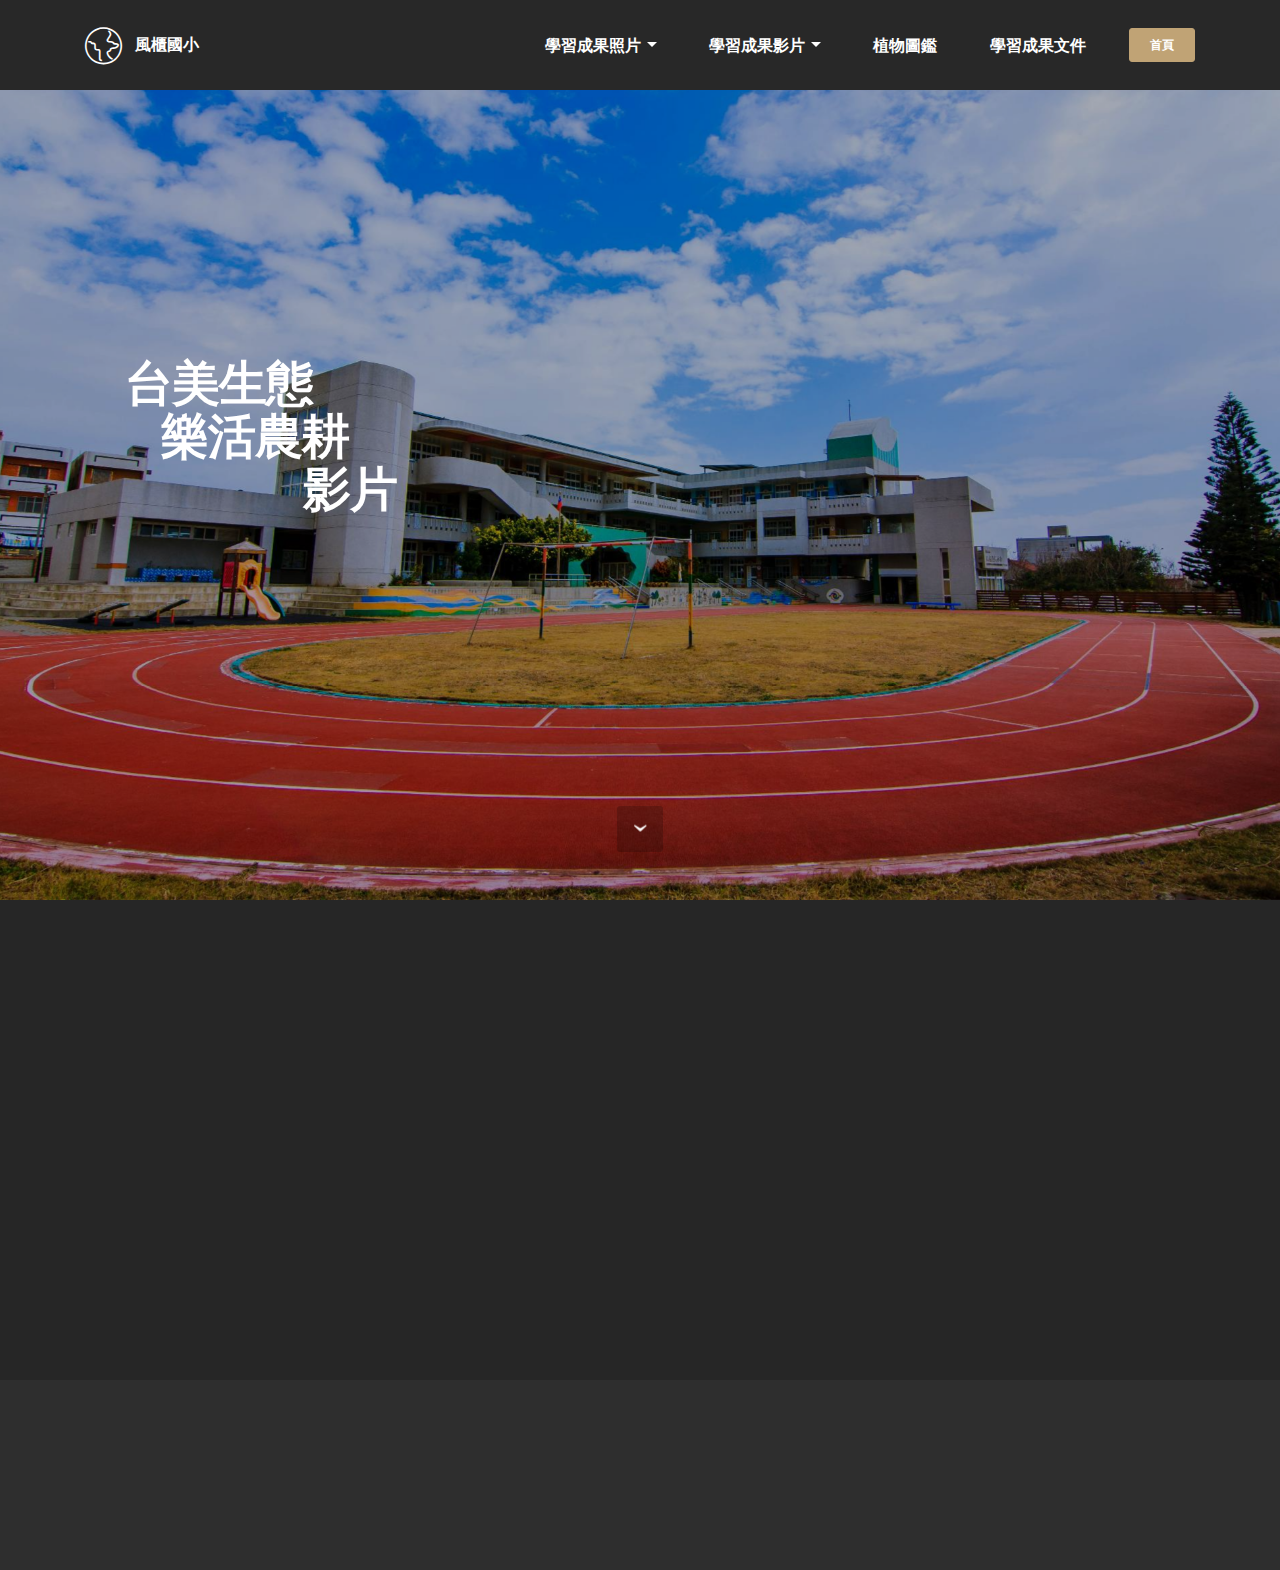
<file: page3.html>
<!DOCTYPE html>
<html>
<head>
  <!-- Site made with Mobirise Website Builder v4.3.0, https://mobirise.com -->
  <meta charset="UTF-8">
  <meta http-equiv="X-UA-Compatible" content="IE=edge">
  <meta name="generator" content="Mobirise v4.3.0, mobirise.com">
  <meta name="viewport" content="width=device-width, initial-scale=1">
  <link rel="shortcut icon" href="assets/images/mbr-favicon.png" type="image/x-icon">
  <meta name="description" content="">
  <title>農耕趣影片</title>
  <link rel="stylesheet" href="assets/bootstrap-material-design-font/css/material.css">
  <link rel="stylesheet" href="assets/web/assets/mobirise-icons/mobirise-icons.css">
  <link rel="stylesheet" href="https://fonts.googleapis.com/css?family=Montserrat:400,700">
  <link rel="stylesheet" href="https://fonts.googleapis.com/css?family=Raleway:100,100i,200,200i,300,300i,400,400i,500,500i,600,600i,700,700i,800,800i,900,900i">
  <link rel="stylesheet" href="https://fonts.googleapis.com/css?family=Lora:400,700,400italic,700italic&subset=latin">
  <link rel="stylesheet" href="assets/tether/tether.min.css">
  <link rel="stylesheet" href="assets/bootstrap/css/bootstrap.min.css">
  <link rel="stylesheet" href="assets/dropdown/css/style.css">
  <link rel="stylesheet" href="assets/animate.css/animate.min.css">
  <link rel="stylesheet" href="assets/socicon/css/styles.css">
  <link rel="stylesheet" href="assets/theme/css/style.css">
  <link rel="stylesheet" href="assets/mobirise/css/mbr-additional.css" type="text/css">
  
  
  
</head>
<body>
<section id="ext_menu-h" data-rv-view="47">

    <nav class="navbar navbar-dropdown navbar-fixed-top">
        <div class="container">

            <div class="mbr-table">
                <div class="mbr-table-cell">

                    <div class="navbar-brand">
                        <span class="navbar-logo"><span class="mbri-globe mbr-iconfont mbr-iconfont-menu"></span></span>
                        <a class="navbar-caption" href="index.html">風櫃國小</a>
                    </div>

                </div>
                <div class="mbr-table-cell">

                    <button class="navbar-toggler pull-xs-right hidden-md-up" type="button" data-toggle="collapse" data-target="#exCollapsingNavbar">
                        <div class="hamburger-icon"></div>
                    </button>

                    <ul class="nav-dropdown collapse pull-xs-right nav navbar-nav navbar-toggleable-sm" id="exCollapsingNavbar"><li class="nav-item dropdown"><a class="nav-link link dropdown-toggle" href="https://mobirise.com/" data-toggle="dropdown-submenu" aria-expanded="false">學習成果照片</a><div class="dropdown-menu"><a class="dropdown-item" href="page8.html">闖關活動</a><a class="dropdown-item" href="page9.html">樂活農耕</a><a class="dropdown-item" href="page10.html">數位課程</a><a class="dropdown-item" href="page11.html">能源課程</a><a class="dropdown-item" href="page7.html">行動會議</a><a class="dropdown-item" href="page13.html">海洋教育</a><a class="dropdown-item" href="page14.html">課間運動</a></div></li><li class="nav-item dropdown open"><a class="nav-link link dropdown-toggle" href="page1.html" data-toggle="dropdown-submenu" aria-expanded="true">學習成果影片</a><div class="dropdown-menu"><a class="dropdown-item" href="page2.html">植物介紹</a><a class="dropdown-item" href="page1.html">學習歷程</a><a class="dropdown-item" href="page3.html">樂活農耕</a><a class="dropdown-item" href="page4.html">闖關活動</a><a class="dropdown-item" href="page5.html">生態保育</a></div></li><li class="nav-item"><a class="nav-link link" href="page12.html">植物圖鑑</a></li><li class="nav-item"><a class="nav-link link" href="page6.html">學習成果文件</a></li><li class="nav-item nav-btn"><a class="nav-link btn btn-primary" href="index.html">首頁</a></li></ul>
                    <button hidden="" class="navbar-toggler navbar-close" type="button" data-toggle="collapse" data-target="#exCollapsingNavbar">
                        <div class="close-icon"></div>
                    </button>

                </div>
            </div>

        </div>
    </nav>

</section>

<section class="engine"><a href="https://mobirise.co/j">how to design your own website for free</a></section><section class="mbr-section mbr-section-hero mbr-section-full header2 mbr-parallax-background mbr-after-navbar" id="header2-i" data-rv-view="49" style="background-image: url(assets/images/img-2000x1333.jpg);">

    <div class="mbr-overlay" style="opacity: 0.3; background-color: rgb(0, 0, 0);">
    </div>

    <div class="mbr-table mbr-table-full">
        <div class="mbr-table-cell">

            <div class="container">
                <div class="mbr-section row">
                    <div class="mbr-table-md-up">
                        
                        
                        

                        <div class="mbr-table-cell col-md-5 content-size text-xs-center text-md-right">

                            <h3 class="mbr-section-title display-2">台美生態 &nbsp; &nbsp; &nbsp;&nbsp;<br>樂活農耕 &nbsp; &nbsp;<br>影片</h3>

                            <div class="mbr-section-text">
                                <p></p>
                            </div>

                            

                        </div>
                        <div class="mbr-table-cell mbr-valign-top mbr-left-padding-md-up col-md-7 image-size" style="width: 70%;">
                            <div class="mbr-figure"><iframe class="mbr-embedded-video" src="https://www.youtube.com/embed/gzP6RJac9Bs?rel=0&amp;amp;showinfo=0&amp;autoplay=1&amp;loop=1&amp;playlist=gzP6RJac9Bs" width="1280" height="720" frameborder="0" allowfullscreen></iframe></div>
                        </div>

                    </div>
                </div>
            </div>

        </div>
    </div>

    <div class="mbr-arrow mbr-arrow-floating hidden-sm-down" aria-hidden="true"><a href="#contacts2-j"><i class="mbr-arrow-icon"></i></a></div>

</section>

<section class="mbr-section mbr-section-md-padding mbr-footer footer2" id="contacts2-j" data-rv-view="52" style="background-color: rgb(38, 38, 38); padding-top: 90px; padding-bottom: 90px;">
    
    <div class="container">
        <div class="row">
            <div class="mbr-footer-content col-xs-12 col-md-3">
                <p><strong>Address</strong><br>澎湖縣馬公市風櫃里66號<br><br><br>
<strong>Contacts</strong><br>
Fb:https://www.facebook.com/penghufkps/<br>
Phone: (06) 9951280<br><br></p>
            </div>
            <div class="mbr-footer-content col-xs-12 col-md-3"></div>
            <div class="col-xs-12 col-md-6">
                <div class="mbr-map"><iframe frameborder="0" style="border:0" src="https://www.google.com/maps/embed/v1/place?key=AIzaSyA0Dx_boXQiwvdz8sJHoYeZNVTdoWONYkU&amp;q=place_id:ChIJjTkjMptQbDQRIsXgkbqrwTc" allowfullscreen=""></iframe></div>
            </div>
        </div>
    </div>
</section>

<section class="mbr-section mbr-section-md-padding" id="social-buttons4-k" data-rv-view="54" style="background-color: rgb(46, 46, 46); padding-top: 30px; padding-bottom: 30px;">
    
    <div class="container">
        <div class="row">
            <div class="col-md-8 col-md-offset-2 text-xs-center">
                <h3 class="mbr-section-title display-2">FOLLOW US</h3>
                <div> <a class="btn btn-social" title="Facebook" target="_blank" href="https://www.facebook.com/penghufkps/"><i class="socicon socicon-facebook"></i></a>  <a class="btn btn-social" title="YouTube" target="_blank" href="https://www.youtube.com/channel/UC69TV3DEhH7MbRbWVWJRkPA?view_as=subscriber"><i class="socicon socicon-youtube"></i></a>       </div>
            </div>
        </div>
    </div>
</section>


  <script src="assets/web/assets/jquery/jquery.min.js"></script>
  <script src="assets/tether/tether.min.js"></script>
  <script src="assets/bootstrap/js/bootstrap.min.js"></script>
  <script src="assets/smooth-scroll/smooth-scroll.js"></script>
  <script src="assets/dropdown/js/script.min.js"></script>
  <script src="assets/viewport-checker/jquery.viewportchecker.js"></script>
  <script src="assets/jarallax/jarallax.js"></script>
  <script src="assets/touch-swipe/jquery.touch-swipe.min.js"></script>
  <script src="assets/theme/js/script.js"></script>
  
  
  <input name="animation" type="hidden">
  </body>
</html>
</file>
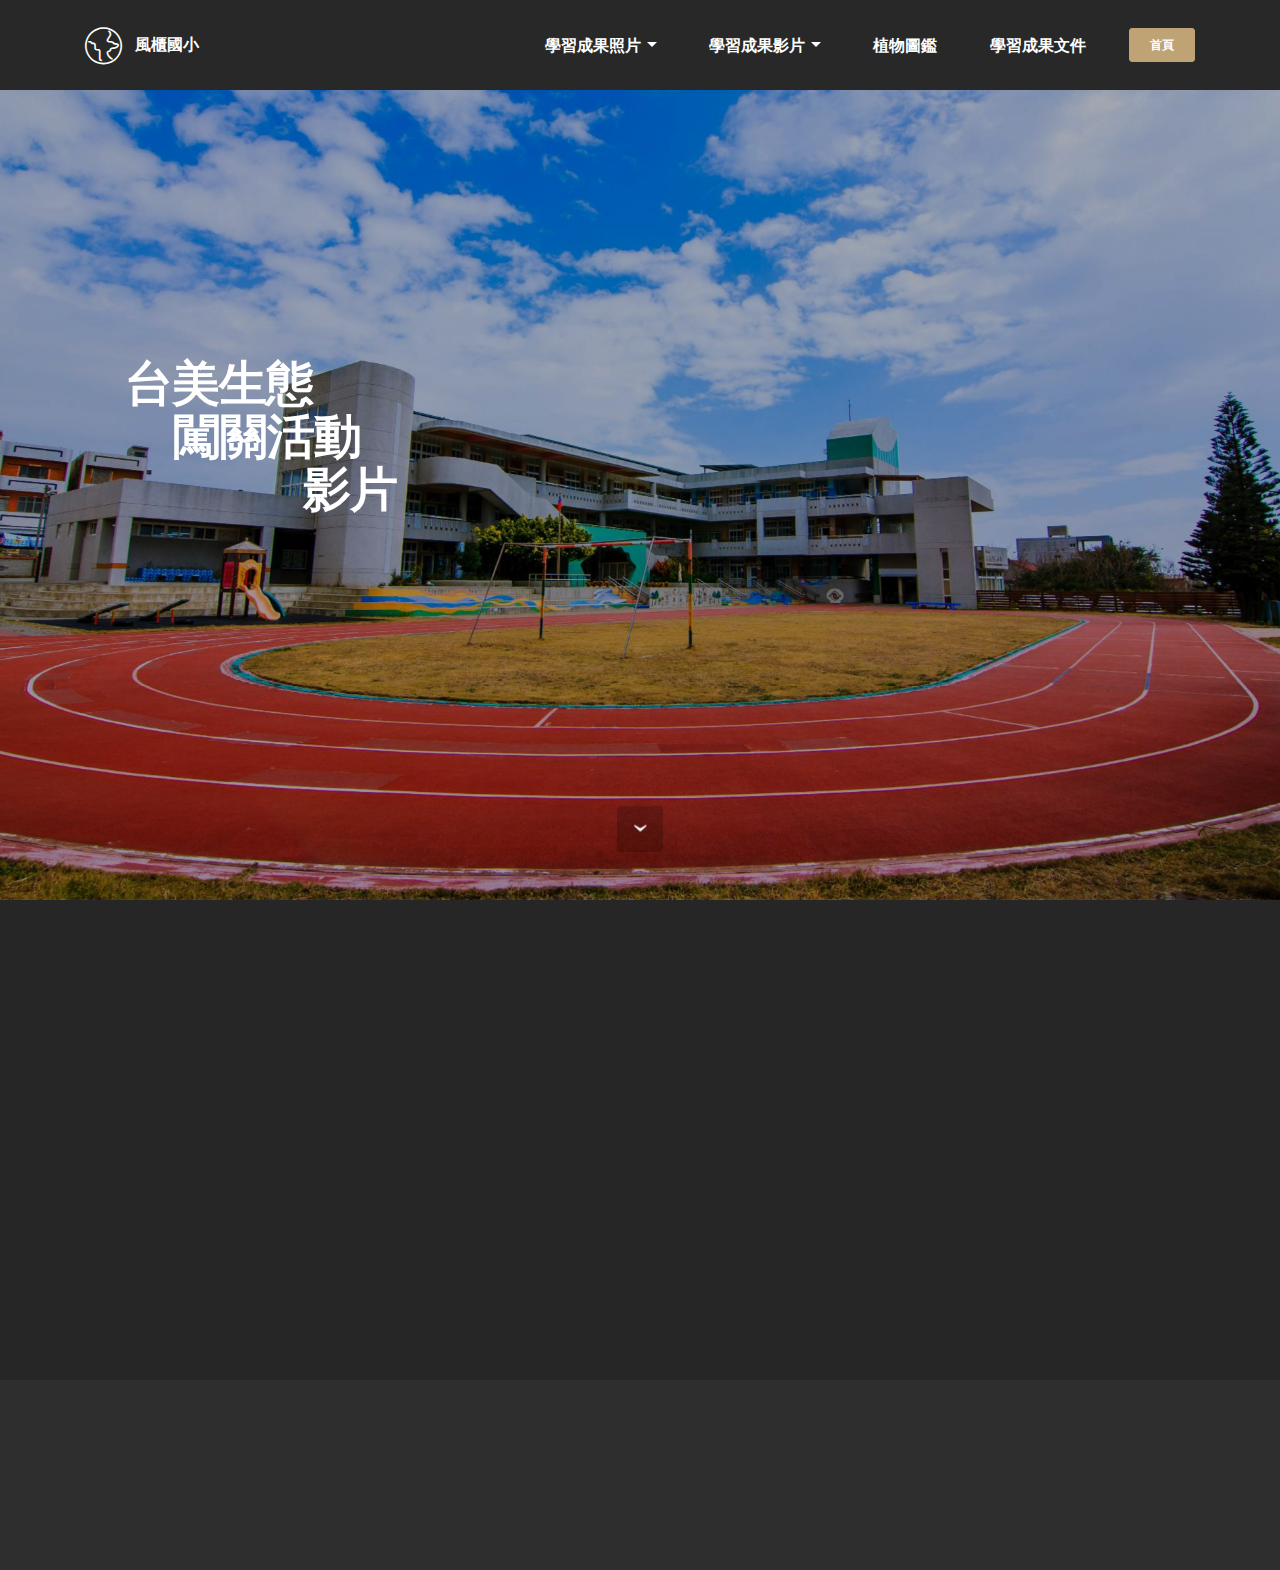
<file: page4.html>
<!DOCTYPE html>
<html>
<head>
  <!-- Site made with Mobirise Website Builder v4.3.0, https://mobirise.com -->
  <meta charset="UTF-8">
  <meta http-equiv="X-UA-Compatible" content="IE=edge">
  <meta name="generator" content="Mobirise v4.3.0, mobirise.com">
  <meta name="viewport" content="width=device-width, initial-scale=1">
  <link rel="shortcut icon" href="assets/images/mbr-favicon.png" type="image/x-icon">
  <meta name="description" content="">
  <title>闖關影片</title>
  <link rel="stylesheet" href="assets/bootstrap-material-design-font/css/material.css">
  <link rel="stylesheet" href="assets/web/assets/mobirise-icons/mobirise-icons.css">
  <link rel="stylesheet" href="https://fonts.googleapis.com/css?family=Montserrat:400,700">
  <link rel="stylesheet" href="https://fonts.googleapis.com/css?family=Raleway:100,100i,200,200i,300,300i,400,400i,500,500i,600,600i,700,700i,800,800i,900,900i">
  <link rel="stylesheet" href="https://fonts.googleapis.com/css?family=Lora:400,700,400italic,700italic&subset=latin">
  <link rel="stylesheet" href="assets/tether/tether.min.css">
  <link rel="stylesheet" href="assets/bootstrap/css/bootstrap.min.css">
  <link rel="stylesheet" href="assets/dropdown/css/style.css">
  <link rel="stylesheet" href="assets/animate.css/animate.min.css">
  <link rel="stylesheet" href="assets/socicon/css/styles.css">
  <link rel="stylesheet" href="assets/theme/css/style.css">
  <link rel="stylesheet" href="assets/mobirise/css/mbr-additional.css" type="text/css">
  
  
  
</head>
<body>
<section id="ext_menu-l" data-rv-view="56">

    <nav class="navbar navbar-dropdown navbar-fixed-top">
        <div class="container">

            <div class="mbr-table">
                <div class="mbr-table-cell">

                    <div class="navbar-brand">
                        <span class="navbar-logo"><span class="mbri-globe mbr-iconfont mbr-iconfont-menu"></span></span>
                        <a class="navbar-caption" href="index.html">風櫃國小</a>
                    </div>

                </div>
                <div class="mbr-table-cell">

                    <button class="navbar-toggler pull-xs-right hidden-md-up" type="button" data-toggle="collapse" data-target="#exCollapsingNavbar">
                        <div class="hamburger-icon"></div>
                    </button>

                    <ul class="nav-dropdown collapse pull-xs-right nav navbar-nav navbar-toggleable-sm" id="exCollapsingNavbar"><li class="nav-item dropdown"><a class="nav-link link dropdown-toggle" href="https://mobirise.com/" data-toggle="dropdown-submenu" aria-expanded="false">學習成果照片</a><div class="dropdown-menu"><a class="dropdown-item" href="page8.html">闖關活動</a><a class="dropdown-item" href="page9.html">樂活農耕</a><a class="dropdown-item" href="page10.html">數位課程</a><a class="dropdown-item" href="page11.html">能源課程</a><a class="dropdown-item" href="page7.html">行動會議</a><a class="dropdown-item" href="page13.html">海洋教育</a><a class="dropdown-item" href="page14.html">課間運動</a></div></li><li class="nav-item dropdown open"><a class="nav-link link dropdown-toggle" href="page1.html" data-toggle="dropdown-submenu" aria-expanded="true">學習成果影片</a><div class="dropdown-menu"><a class="dropdown-item" href="page2.html">植物介紹</a><a class="dropdown-item" href="page1.html">學習歷程</a><a class="dropdown-item" href="page3.html">樂活農耕</a><a class="dropdown-item" href="page4.html">闖關活動</a><a class="dropdown-item" href="page5.html">生態保育</a></div></li><li class="nav-item"><a class="nav-link link" href="page12.html">植物圖鑑</a></li><li class="nav-item"><a class="nav-link link" href="page6.html">學習成果文件</a></li><li class="nav-item nav-btn"><a class="nav-link btn btn-primary" href="index.html">首頁</a></li></ul>
                    <button hidden="" class="navbar-toggler navbar-close" type="button" data-toggle="collapse" data-target="#exCollapsingNavbar">
                        <div class="close-icon"></div>
                    </button>

                </div>
            </div>

        </div>
    </nav>

</section>

<section class="engine"><a href="https://mobirise.co/i">build a website</a></section><section class="mbr-section mbr-section-hero mbr-section-full header2 mbr-parallax-background mbr-after-navbar" id="header2-m" data-rv-view="58" style="background-image: url(assets/images/img-2000x1333.jpg);">

    <div class="mbr-overlay" style="opacity: 0.3; background-color: rgb(0, 0, 0);">
    </div>

    <div class="mbr-table mbr-table-full">
        <div class="mbr-table-cell">

            <div class="container">
                <div class="mbr-section row">
                    <div class="mbr-table-md-up">
                        
                        
                        

                        <div class="mbr-table-cell col-md-5 content-size text-xs-center text-md-right">

                            <h3 class="mbr-section-title display-2">台美生態 &nbsp; &nbsp; &nbsp;&nbsp;<br>闖關活動 &nbsp;&nbsp;<br>影片</h3>

                            <div class="mbr-section-text">
                                <p></p>
                            </div>

                            

                        </div>
                        <div class="mbr-table-cell mbr-valign-top mbr-left-padding-md-up col-md-7 image-size" style="width: 70%;">
                            <div class="mbr-figure"><iframe class="mbr-embedded-video" src="https://www.youtube.com/embed/zzCOJiGrunc?rel=0&amp;amp;showinfo=0&amp;autoplay=1&amp;loop=1&amp;playlist=zzCOJiGrunc" width="1280" height="720" frameborder="0" allowfullscreen></iframe></div>
                        </div>

                    </div>
                </div>
            </div>

        </div>
    </div>

    <div class="mbr-arrow mbr-arrow-floating hidden-sm-down" aria-hidden="true"><a href="#contacts2-n"><i class="mbr-arrow-icon"></i></a></div>

</section>

<section class="mbr-section mbr-section-md-padding mbr-footer footer2" id="contacts2-n" data-rv-view="61" style="background-color: rgb(38, 38, 38); padding-top: 90px; padding-bottom: 90px;">
    
    <div class="container">
        <div class="row">
            <div class="mbr-footer-content col-xs-12 col-md-3">
                <p><strong>Address</strong><br>澎湖縣馬公市風櫃里66號<br><br><br>
<strong>Contacts</strong><br>
Fb:https://www.facebook.com/penghufkps/<br>
Phone: (06) 9951280<br><br></p>
            </div>
            <div class="mbr-footer-content col-xs-12 col-md-3"></div>
            <div class="col-xs-12 col-md-6">
                <div class="mbr-map"><iframe frameborder="0" style="border:0" src="https://www.google.com/maps/embed/v1/place?key=AIzaSyA0Dx_boXQiwvdz8sJHoYeZNVTdoWONYkU&amp;q=place_id:ChIJjTkjMptQbDQRIsXgkbqrwTc" allowfullscreen=""></iframe></div>
            </div>
        </div>
    </div>
</section>

<section class="mbr-section mbr-section-md-padding" id="social-buttons4-o" data-rv-view="63" style="background-color: rgb(46, 46, 46); padding-top: 30px; padding-bottom: 30px;">
    
    <div class="container">
        <div class="row">
            <div class="col-md-8 col-md-offset-2 text-xs-center">
                <h3 class="mbr-section-title display-2">FOLLOW US</h3>
                <div> <a class="btn btn-social" title="Facebook" target="_blank" href="https://www.facebook.com/penghufkps/"><i class="socicon socicon-facebook"></i></a>  <a class="btn btn-social" title="YouTube" target="_blank" href="https://www.youtube.com/channel/UC69TV3DEhH7MbRbWVWJRkPA?view_as=subscriber"><i class="socicon socicon-youtube"></i></a>       </div>
            </div>
        </div>
    </div>
</section>


  <script src="assets/web/assets/jquery/jquery.min.js"></script>
  <script src="assets/tether/tether.min.js"></script>
  <script src="assets/bootstrap/js/bootstrap.min.js"></script>
  <script src="assets/smooth-scroll/smooth-scroll.js"></script>
  <script src="assets/dropdown/js/script.min.js"></script>
  <script src="assets/viewport-checker/jquery.viewportchecker.js"></script>
  <script src="assets/jarallax/jarallax.js"></script>
  <script src="assets/touch-swipe/jquery.touch-swipe.min.js"></script>
  <script src="assets/theme/js/script.js"></script>
  
  
  <input name="animation" type="hidden">
  </body>
</html>
</file>
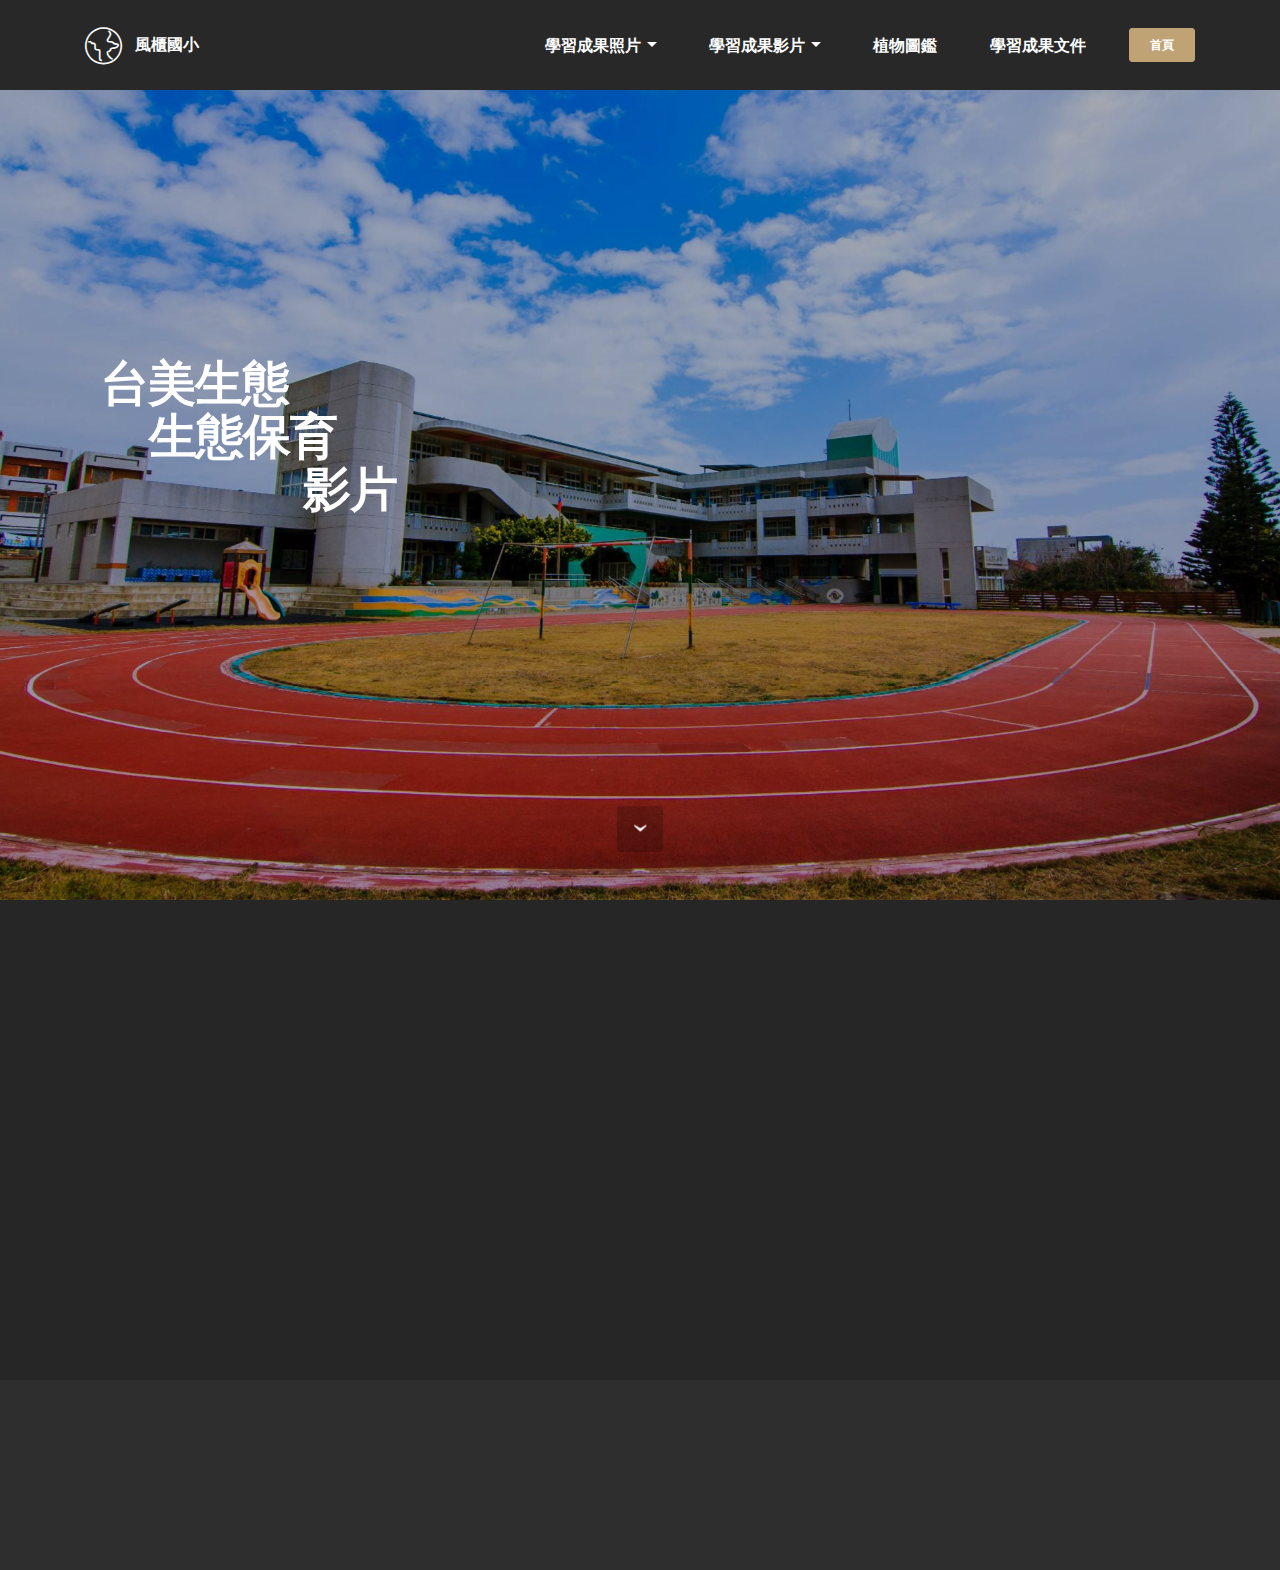
<file: page5.html>
<!DOCTYPE html>
<html>
<head>
  <!-- Site made with Mobirise Website Builder v4.3.0, https://mobirise.com -->
  <meta charset="UTF-8">
  <meta http-equiv="X-UA-Compatible" content="IE=edge">
  <meta name="generator" content="Mobirise v4.3.0, mobirise.com">
  <meta name="viewport" content="width=device-width, initial-scale=1">
  <link rel="shortcut icon" href="assets/images/mbr-favicon.png" type="image/x-icon">
  <meta name="description" content="">
  <title>鳥類保育</title>
  <link rel="stylesheet" href="assets/bootstrap-material-design-font/css/material.css">
  <link rel="stylesheet" href="assets/web/assets/mobirise-icons/mobirise-icons.css">
  <link rel="stylesheet" href="https://fonts.googleapis.com/css?family=Montserrat:400,700">
  <link rel="stylesheet" href="https://fonts.googleapis.com/css?family=Raleway:100,100i,200,200i,300,300i,400,400i,500,500i,600,600i,700,700i,800,800i,900,900i">
  <link rel="stylesheet" href="https://fonts.googleapis.com/css?family=Lora:400,700,400italic,700italic&subset=latin">
  <link rel="stylesheet" href="assets/tether/tether.min.css">
  <link rel="stylesheet" href="assets/bootstrap/css/bootstrap.min.css">
  <link rel="stylesheet" href="assets/dropdown/css/style.css">
  <link rel="stylesheet" href="assets/animate.css/animate.min.css">
  <link rel="stylesheet" href="assets/socicon/css/styles.css">
  <link rel="stylesheet" href="assets/theme/css/style.css">
  <link rel="stylesheet" href="assets/mobirise/css/mbr-additional.css" type="text/css">
  
  
  
</head>
<body>
<section id="ext_menu-p" data-rv-view="65">

    <nav class="navbar navbar-dropdown navbar-fixed-top">
        <div class="container">

            <div class="mbr-table">
                <div class="mbr-table-cell">

                    <div class="navbar-brand">
                        <span class="navbar-logo"><span class="mbri-globe mbr-iconfont mbr-iconfont-menu"></span></span>
                        <a class="navbar-caption" href="index.html">風櫃國小</a>
                    </div>

                </div>
                <div class="mbr-table-cell">

                    <button class="navbar-toggler pull-xs-right hidden-md-up" type="button" data-toggle="collapse" data-target="#exCollapsingNavbar">
                        <div class="hamburger-icon"></div>
                    </button>

                    <ul class="nav-dropdown collapse pull-xs-right nav navbar-nav navbar-toggleable-sm" id="exCollapsingNavbar"><li class="nav-item dropdown"><a class="nav-link link dropdown-toggle" href="https://mobirise.com/" data-toggle="dropdown-submenu" aria-expanded="false">學習成果照片</a><div class="dropdown-menu"><a class="dropdown-item" href="page8.html">闖關活動</a><a class="dropdown-item" href="page9.html">樂活農耕</a><a class="dropdown-item" href="page10.html">數位課程</a><a class="dropdown-item" href="page11.html">能源課程</a><a class="dropdown-item" href="page7.html">行動會議</a><a class="dropdown-item" href="page13.html">海洋教育</a><a class="dropdown-item" href="page14.html">課間運動</a></div></li><li class="nav-item dropdown open"><a class="nav-link link dropdown-toggle" href="page1.html" data-toggle="dropdown-submenu" aria-expanded="true">學習成果影片</a><div class="dropdown-menu"><a class="dropdown-item" href="page2.html">植物介紹</a><a class="dropdown-item" href="page1.html">學習歷程</a><a class="dropdown-item" href="page3.html">樂活農耕</a><a class="dropdown-item" href="page4.html">闖關活動</a><a class="dropdown-item" href="page5.html">生態保育</a></div></li><li class="nav-item"><a class="nav-link link" href="page12.html">植物圖鑑</a></li><li class="nav-item"><a class="nav-link link" href="page6.html">學習成果文件</a></li><li class="nav-item nav-btn"><a class="nav-link btn btn-primary" href="index.html">首頁</a></li></ul>
                    <button hidden="" class="navbar-toggler navbar-close" type="button" data-toggle="collapse" data-target="#exCollapsingNavbar">
                        <div class="close-icon"></div>
                    </button>

                </div>
            </div>

        </div>
    </nav>

</section>

<section class="engine"><a href="https://mobirise.co/h">make a website</a></section><section class="mbr-section mbr-section-hero mbr-section-full header2 mbr-parallax-background mbr-after-navbar" id="header2-q" data-rv-view="67" style="background-image: url(assets/images/img-2000x1333.jpg);">

    <div class="mbr-overlay" style="opacity: 0.3; background-color: rgb(0, 0, 0);">
    </div>

    <div class="mbr-table mbr-table-full">
        <div class="mbr-table-cell">

            <div class="container">
                <div class="mbr-section row">
                    <div class="mbr-table-md-up">
                        
                        
                        

                        <div class="mbr-table-cell col-md-5 content-size text-xs-center text-md-right">

                            <h3 class="mbr-section-title display-2">台美生態 &nbsp; &nbsp; &nbsp; &nbsp;&nbsp;<br>生態保育 &nbsp; &nbsp;&nbsp;<br>影片</h3>

                            <div class="mbr-section-text">
                                <p></p>
                            </div>

                            

                        </div>
                        <div class="mbr-table-cell mbr-valign-top mbr-left-padding-md-up col-md-7 image-size" style="width: 70%;">
                            <div class="mbr-figure"><iframe class="mbr-embedded-video" src="https://www.youtube.com/embed/ZSBC8ihRXuQ?rel=0&amp;amp;showinfo=0&amp;autoplay=1&amp;loop=1&amp;playlist=ZSBC8ihRXuQ" width="1280" height="720" frameborder="0" allowfullscreen></iframe></div>
                        </div>

                    </div>
                </div>
            </div>

        </div>
    </div>

    <div class="mbr-arrow mbr-arrow-floating hidden-sm-down" aria-hidden="true"><a href="#contacts2-r"><i class="mbr-arrow-icon"></i></a></div>

</section>

<section class="mbr-section mbr-section-md-padding mbr-footer footer2" id="contacts2-r" data-rv-view="70" style="background-color: rgb(38, 38, 38); padding-top: 90px; padding-bottom: 90px;">
    
    <div class="container">
        <div class="row">
            <div class="mbr-footer-content col-xs-12 col-md-3">
                <p><strong>Address</strong><br>澎湖縣馬公市風櫃里66號<br><br><br>
<strong>Contacts</strong><br>
Fb:https://www.facebook.com/penghufkps/<br>
Phone: (06) 9951280<br><br></p>
            </div>
            <div class="mbr-footer-content col-xs-12 col-md-3"></div>
            <div class="col-xs-12 col-md-6">
                <div class="mbr-map"><iframe frameborder="0" style="border:0" src="https://www.google.com/maps/embed/v1/place?key=AIzaSyA0Dx_boXQiwvdz8sJHoYeZNVTdoWONYkU&amp;q=place_id:ChIJjTkjMptQbDQRIsXgkbqrwTc" allowfullscreen=""></iframe></div>
            </div>
        </div>
    </div>
</section>

<section class="mbr-section mbr-section-md-padding" id="social-buttons4-s" data-rv-view="72" style="background-color: rgb(46, 46, 46); padding-top: 30px; padding-bottom: 30px;">
    
    <div class="container">
        <div class="row">
            <div class="col-md-8 col-md-offset-2 text-xs-center">
                <h3 class="mbr-section-title display-2">FOLLOW US</h3>
                <div> <a class="btn btn-social" title="Facebook" target="_blank" href="https://www.facebook.com/penghufkps/"><i class="socicon socicon-facebook"></i></a>  <a class="btn btn-social" title="YouTube" target="_blank" href="https://www.youtube.com/channel/UC69TV3DEhH7MbRbWVWJRkPA?view_as=subscriber"><i class="socicon socicon-youtube"></i></a>       </div>
            </div>
        </div>
    </div>
</section>


  <script src="assets/web/assets/jquery/jquery.min.js"></script>
  <script src="assets/tether/tether.min.js"></script>
  <script src="assets/bootstrap/js/bootstrap.min.js"></script>
  <script src="assets/smooth-scroll/smooth-scroll.js"></script>
  <script src="assets/dropdown/js/script.min.js"></script>
  <script src="assets/viewport-checker/jquery.viewportchecker.js"></script>
  <script src="assets/jarallax/jarallax.js"></script>
  <script src="assets/touch-swipe/jquery.touch-swipe.min.js"></script>
  <script src="assets/theme/js/script.js"></script>
  
  
  <input name="animation" type="hidden">
  </body>
</html>
</file>
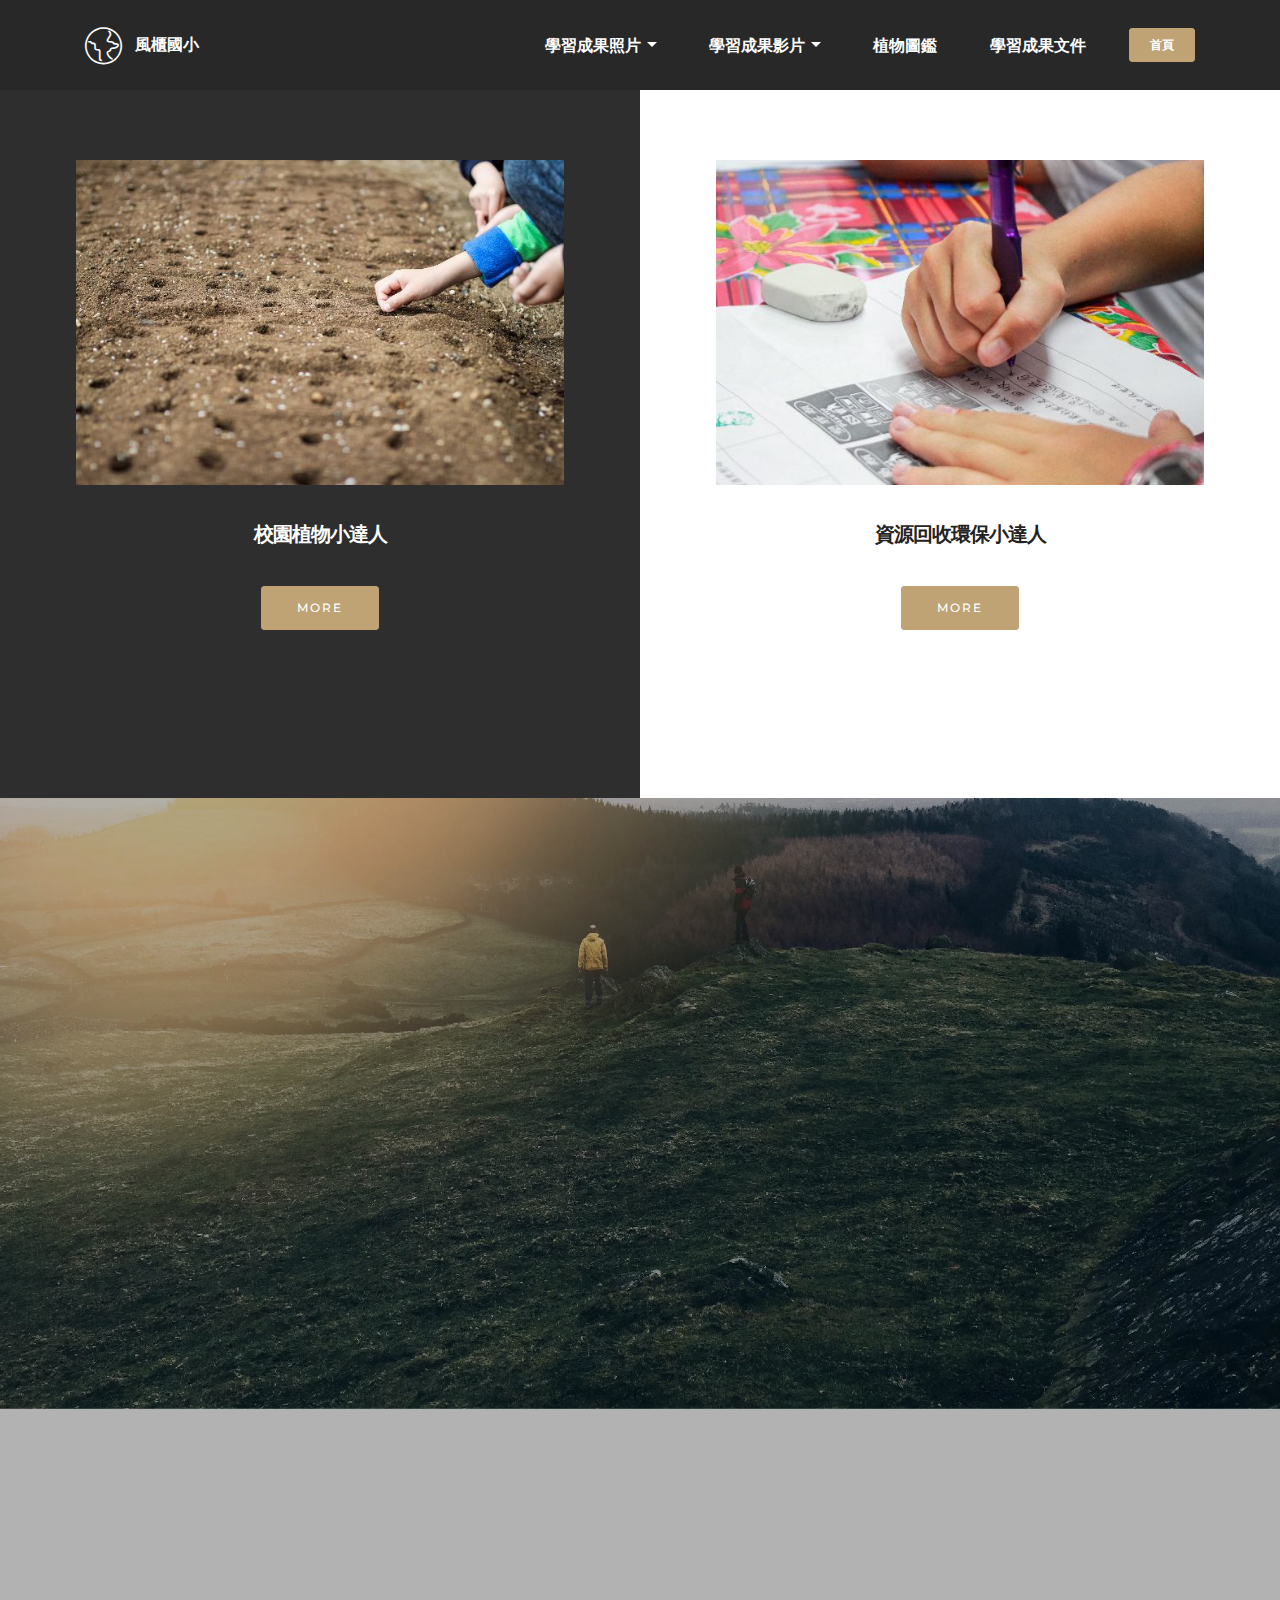
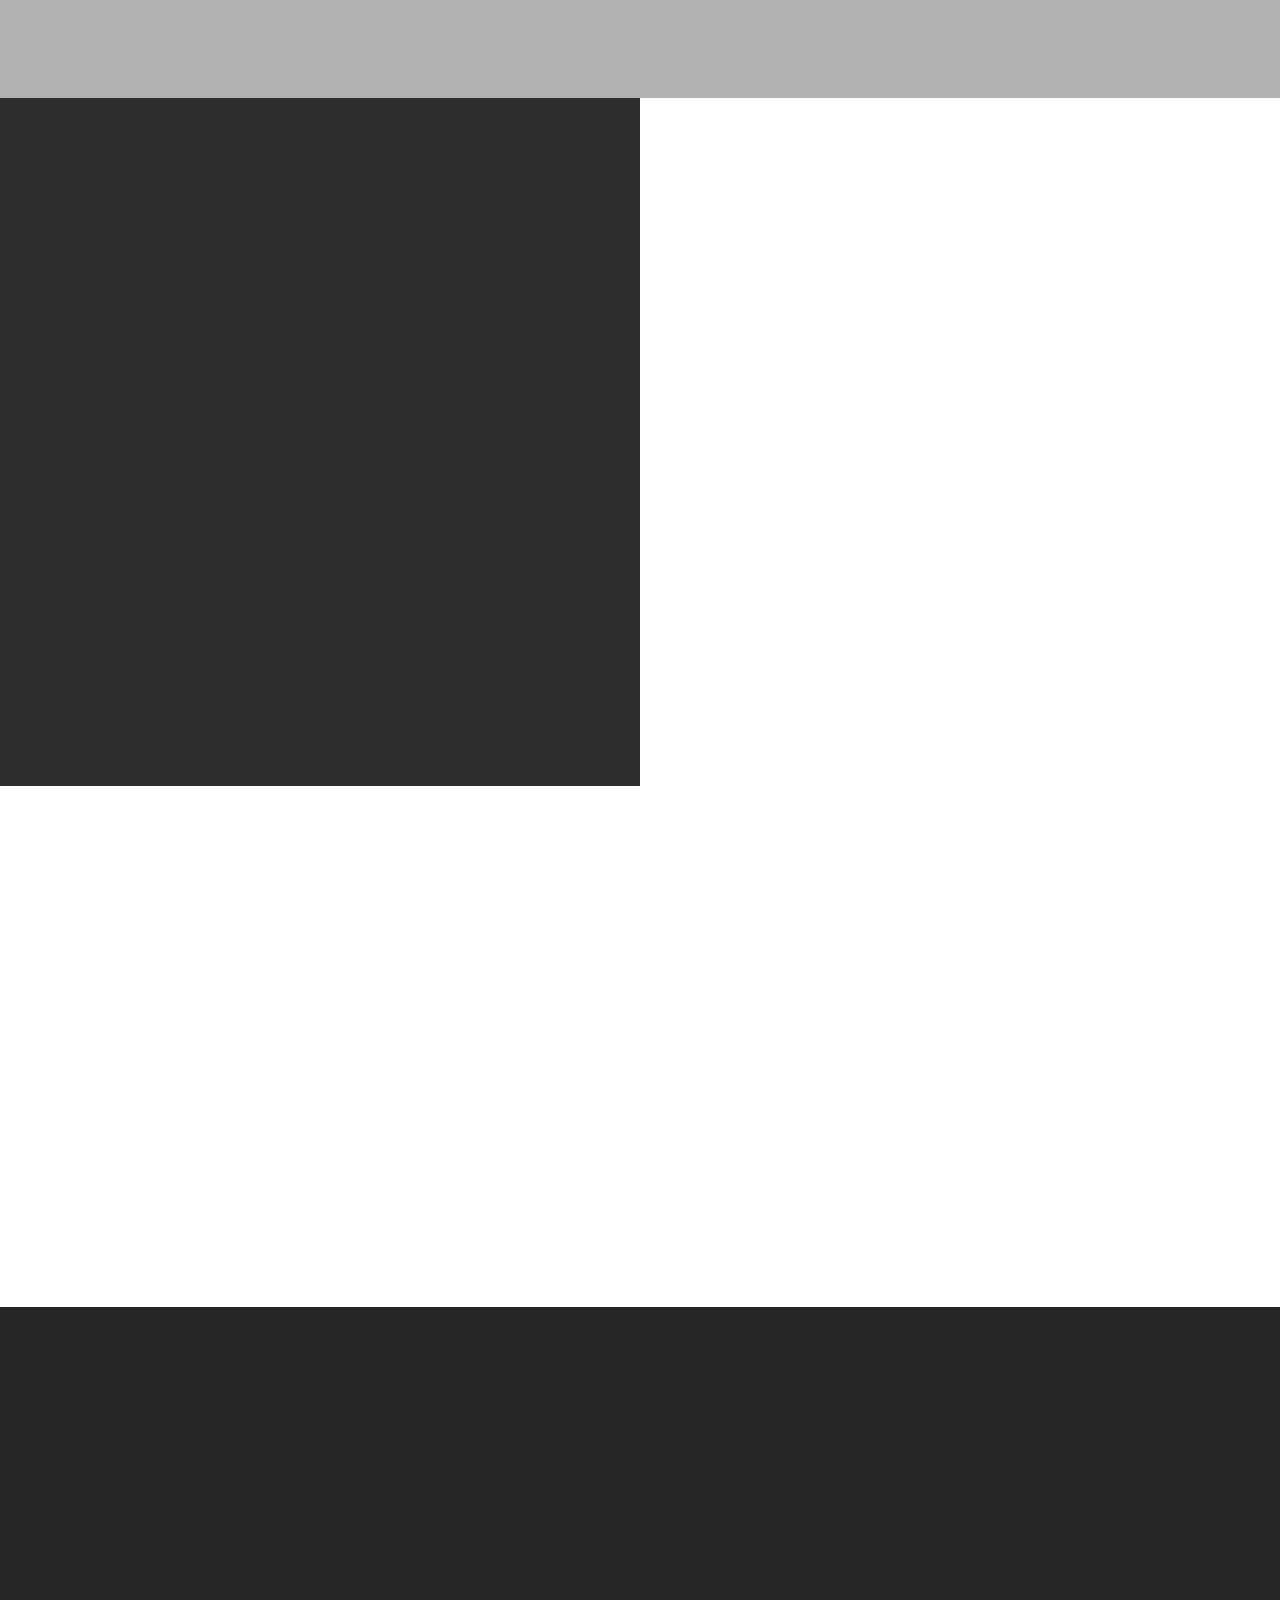
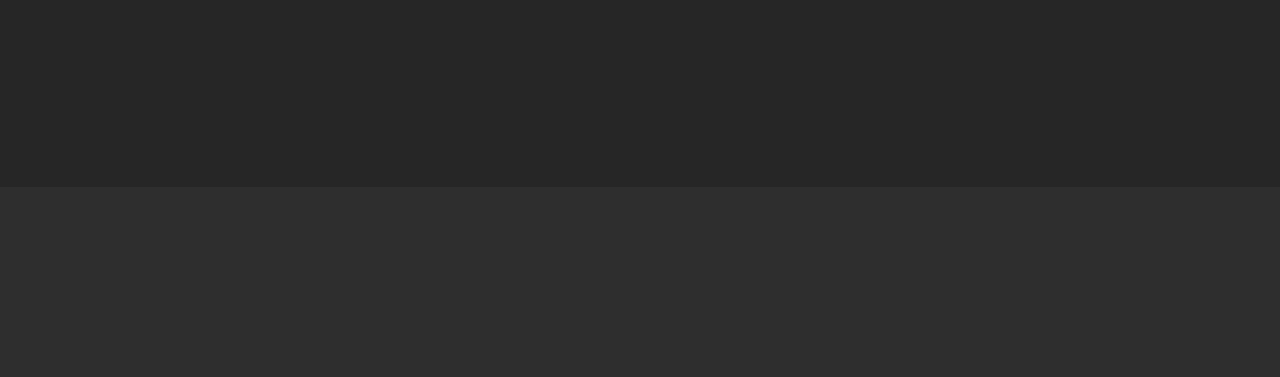
<file: page6.html>
<!DOCTYPE html>
<html>
<head>
  <!-- Site made with Mobirise Website Builder v4.3.0, https://mobirise.com -->
  <meta charset="UTF-8">
  <meta http-equiv="X-UA-Compatible" content="IE=edge">
  <meta name="generator" content="Mobirise v4.3.0, mobirise.com">
  <meta name="viewport" content="width=device-width, initial-scale=1">
  <link rel="shortcut icon" href="assets/images/mbr-favicon.png" type="image/x-icon">
  <meta name="description" content="Web Maker Description">
  <title>學習成果文件</title>
  <link rel="stylesheet" href="assets/bootstrap-material-design-font/css/material.css">
  <link rel="stylesheet" href="assets/web/assets/mobirise-icons/mobirise-icons.css">
  <link rel="stylesheet" href="https://fonts.googleapis.com/css?family=Montserrat:400,700">
  <link rel="stylesheet" href="https://fonts.googleapis.com/css?family=Raleway:100,100i,200,200i,300,300i,400,400i,500,500i,600,600i,700,700i,800,800i,900,900i">
  <link rel="stylesheet" href="https://fonts.googleapis.com/css?family=Lora:400,700,400italic,700italic&subset=latin">
  <link rel="stylesheet" href="assets/tether/tether.min.css">
  <link rel="stylesheet" href="assets/bootstrap/css/bootstrap.min.css">
  <link rel="stylesheet" href="assets/animate.css/animate.min.css">
  <link rel="stylesheet" href="assets/dropdown/css/style.css">
  <link rel="stylesheet" href="assets/socicon/css/styles.css">
  <link rel="stylesheet" href="assets/theme/css/style.css">
  <link rel="stylesheet" href="assets/mobirise/css/mbr-additional.css" type="text/css">
  
  
  
</head>
<body>
<section id="ext_menu-t" data-rv-view="86">

    <nav class="navbar navbar-dropdown navbar-fixed-top">
        <div class="container">

            <div class="mbr-table">
                <div class="mbr-table-cell">

                    <div class="navbar-brand">
                        <span class="navbar-logo"><span class="mbri-globe mbr-iconfont mbr-iconfont-menu"></span></span>
                        <a class="navbar-caption" href="index.html">風櫃國小</a>
                    </div>

                </div>
                <div class="mbr-table-cell">

                    <button class="navbar-toggler pull-xs-right hidden-md-up" type="button" data-toggle="collapse" data-target="#exCollapsingNavbar">
                        <div class="hamburger-icon"></div>
                    </button>

                    <ul class="nav-dropdown collapse pull-xs-right nav navbar-nav navbar-toggleable-sm" id="exCollapsingNavbar"><li class="nav-item dropdown"><a class="nav-link link dropdown-toggle" href="https://mobirise.com/" data-toggle="dropdown-submenu" aria-expanded="false">學習成果照片</a><div class="dropdown-menu"><a class="dropdown-item" href="page8.html">闖關活動</a><a class="dropdown-item" href="page9.html">樂活農耕</a><a class="dropdown-item" href="page10.html">數位課程</a><a class="dropdown-item" href="page11.html">能源課程</a><a class="dropdown-item" href="page7.html">行動會議</a><a class="dropdown-item" href="page13.html">海洋教育</a><a class="dropdown-item" href="page14.html">課間運動</a></div></li><li class="nav-item dropdown open"><a class="nav-link link dropdown-toggle" href="page1.html" data-toggle="dropdown-submenu" aria-expanded="true">學習成果影片</a><div class="dropdown-menu"><a class="dropdown-item" href="page2.html">植物介紹</a><a class="dropdown-item" href="page1.html">學習歷程</a><a class="dropdown-item" href="page3.html">樂活農耕</a><a class="dropdown-item" href="page4.html">闖關活動</a><a class="dropdown-item" href="page5.html">生態保育</a></div></li><li class="nav-item"><a class="nav-link link" href="page12.html">植物圖鑑</a></li><li class="nav-item"><a class="nav-link link" href="page6.html">學習成果文件</a></li><li class="nav-item nav-btn"><a class="nav-link btn btn-primary" href="index.html">首頁</a></li></ul>
                    <button hidden="" class="navbar-toggler navbar-close" type="button" data-toggle="collapse" data-target="#exCollapsingNavbar">
                        <div class="close-icon"></div>
                    </button>

                </div>
            </div>

        </div>
    </nav>

</section>

<section class="engine"><a href="https://mobirise.co/f">bootstrap builder</a></section><section class="mbr-cards mbr-section mbr-section-nopadding mbr-after-navbar" id="features1-w" data-rv-view="74" style="background-color: rgb(255, 255, 255);">

        

    <div class="mbr-cards-row row striped">

        <div class="mbr-cards-col col-xs-12 col-lg-6" style="padding-top: 160px; padding-bottom: 160px;">
            <div class="container">
                <div class="card cart-block">
                    <div class="card-img"><img src="assets/images/img-600x400.jpg" class="card-img-top"></div>
                    <div class="card-block">
                        <h4 class="card-title">校園植物小達人</h4>
                        <h5 class="card-subtitle"></h5>
                        <p class="card-text"></p>
                        <div class="card-btn"><a href="https://drive.google.com/open?id=0BzVKtdKqKpTKckpxVFFmNlRPc1E" class="btn btn-primary" target="_blank">MORE</a></div>
                    </div>
                </div>
            </div>
        </div>
        <div class="mbr-cards-col col-xs-12 col-lg-6" style="padding-top: 160px; padding-bottom: 160px;">
            <div class="container">
                <div class="card cart-block">
                    <div class="card-img"><img src="assets/images/img-1-600x400.jpg" class="card-img-top"></div>
                    <div class="card-block">
                        <h4 class="card-title">資源回收環保小達人</h4>
                        <h5 class="card-subtitle"></h5>
                        <p class="card-text"></p>
                        <div class="card-btn"><a href="https://drive.google.com/open?id=0BzVKtdKqKpTKNjVsVmFXbnZGbVk" class="btn btn-primary" target="_blank">MORE</a></div>
                    </div>
                </div>
            </div>
        </div>
        
        
        
        
    </div>
</section>

<section class="mbr-section mbr-section-hero mbr-section-full header2 mbr-parallax-background" id="header2-30" data-rv-view="77" style="background-image: url(assets/images/landscape.jpg);">

    <div class="mbr-overlay" style="opacity: 0.3; background-color: rgb(0, 0, 0);">
    </div>

    <div class="mbr-table mbr-table-full">
        <div class="mbr-table-cell">

            <div class="container">
                <div class="mbr-section row">
                    <div class="mbr-table-md-up">
                        
                        
                        

                        <div class="mbr-table-cell col-md-5 content-size text-xs-center text-md-right">

                            <h3 class="mbr-section-title display-2">圓頂半島生態遊學地圖<br></h3>

                            <div class="mbr-section-text">
                                
                            </div>

                            

                        </div>
                        <div class="mbr-table-cell mbr-valign-top mbr-left-padding-md-up col-md-7 image-size" style="width: 70%;">
                            <div class="mbr-figure"><img src="assets/images/map2-1400x978.jpg"></div>
                        </div>

                    </div>
                </div>
            </div>

        </div>
    </div>

    

</section>

<section class="mbr-cards mbr-section mbr-section-nopadding" id="features1-31" data-rv-view="80" style="background-color: rgb(255, 255, 255);">

        

    <div class="mbr-cards-row row striped">

        <div class="mbr-cards-col col-xs-12 col-lg-6" style="padding-top: 80px; padding-bottom: 80px;">
            <div class="container">
                <div class="card cart-block">
                    <div class="card-img"><img src="assets/images/logo-a5-1-600x572.png" class="card-img-top"></div>
                    <div class="card-block">
                        <h4 class="card-title">台美生態LOGO</h4>
                        
                        
                        
                    </div>
                </div>
            </div>
        </div>
        <div class="mbr-cards-col col-xs-12 col-lg-6" style="padding-top: 80px; padding-bottom: 80px;">
            <div class="container">
                <div class="card cart-block">
                    <div class="card-img"><img src="assets/images/logo-a51-1-600x572.jpg" class="card-img-top"></div>
                    <div class="card-block">
                        <h4 class="card-title">台美生態LOGO</h4>
                        
                        
                        
                    </div>
                </div>
            </div>
        </div>
        
        
        
        
    </div>
</section>

<section class="mbr-section mbr-parallax-background" id="msg-box4-2e" data-rv-view="83" style="background-image: url(assets/images/img-11-2000x1333.jpg); padding-top: 120px; padding-bottom: 120px;">

    
    <div class="container">
        <div class="row">
            <div class="mbr-table-md-up">

              <div class="mbr-table-cell mbr-right-padding-md-up mbr-valign-top col-md-7 image-size" style="width: 50%;">
                  <div class="mbr-figure"><iframe class="mbr-embedded-video" src="https://www.youtube.com/embed/WYT8U2gSVPI?rel=0&amp;amp;showinfo=0&amp;autoplay=1&amp;loop=1&amp;playlist=WYT8U2gSVPI" width="1280" height="720" frameborder="0" allowfullscreen></iframe></div>
              </div>

              


              <div class="mbr-table-cell col-md-5 text-xs-center text-md-left content-size">
                  <h3 class="mbr-section-title display-2">闖關關主影片</h3>
                  

                  <div><a class="btn btn-primary" href="https://www.youtube.com/playlist?list=PLbsbfxnrr_yl-hSQLAwBfZ9pmZ7yAQB5m" target="_blank">MORE</a></div>
              </div>


              

            </div>
        </div>
    </div>

</section>

<section class="mbr-section mbr-section-md-padding mbr-footer footer2" id="contacts2-u" data-rv-view="88" style="background-color: rgb(38, 38, 38); padding-top: 90px; padding-bottom: 90px;">
    
    <div class="container">
        <div class="row">
            <div class="mbr-footer-content col-xs-12 col-md-3">
                <p><strong>Address</strong><br>澎湖縣馬公市風櫃里66號<br><br><br>
<strong>Contacts</strong><br>
Fb:https://www.facebook.com/penghufkps/<br>
Phone: (06) 9951280<br><br></p>
            </div>
            <div class="mbr-footer-content col-xs-12 col-md-3"></div>
            <div class="col-xs-12 col-md-6">
                <div class="mbr-map"><iframe frameborder="0" style="border:0" src="https://www.google.com/maps/embed/v1/place?key=AIzaSyA0Dx_boXQiwvdz8sJHoYeZNVTdoWONYkU&amp;q=place_id:ChIJjTkjMptQbDQRIsXgkbqrwTc" allowfullscreen=""></iframe></div>
            </div>
        </div>
    </div>
</section>

<section class="mbr-section mbr-section-md-padding" id="social-buttons4-v" data-rv-view="90" style="background-color: rgb(46, 46, 46); padding-top: 30px; padding-bottom: 30px;">
    
    <div class="container">
        <div class="row">
            <div class="col-md-8 col-md-offset-2 text-xs-center">
                <h3 class="mbr-section-title display-2">FOLLOW US</h3>
                <div> <a class="btn btn-social" title="Facebook" target="_blank" href="https://www.facebook.com/penghufkps/"><i class="socicon socicon-facebook"></i></a>  <a class="btn btn-social" title="YouTube" target="_blank" href="https://www.youtube.com/channel/UC69TV3DEhH7MbRbWVWJRkPA?view_as=subscriber"><i class="socicon socicon-youtube"></i></a>       </div>
            </div>
        </div>
    </div>
</section>


  <script src="assets/web/assets/jquery/jquery.min.js"></script>
  <script src="assets/tether/tether.min.js"></script>
  <script src="assets/bootstrap/js/bootstrap.min.js"></script>
  <script src="assets/smooth-scroll/smooth-scroll.js"></script>
  <script src="assets/jarallax/jarallax.js"></script>
  <script src="assets/dropdown/js/script.min.js"></script>
  <script src="assets/touch-swipe/jquery.touch-swipe.min.js"></script>
  <script src="assets/viewport-checker/jquery.viewportchecker.js"></script>
  <script src="assets/theme/js/script.js"></script>
  
  
  <input name="animation" type="hidden">
  </body>
</html>
</file>
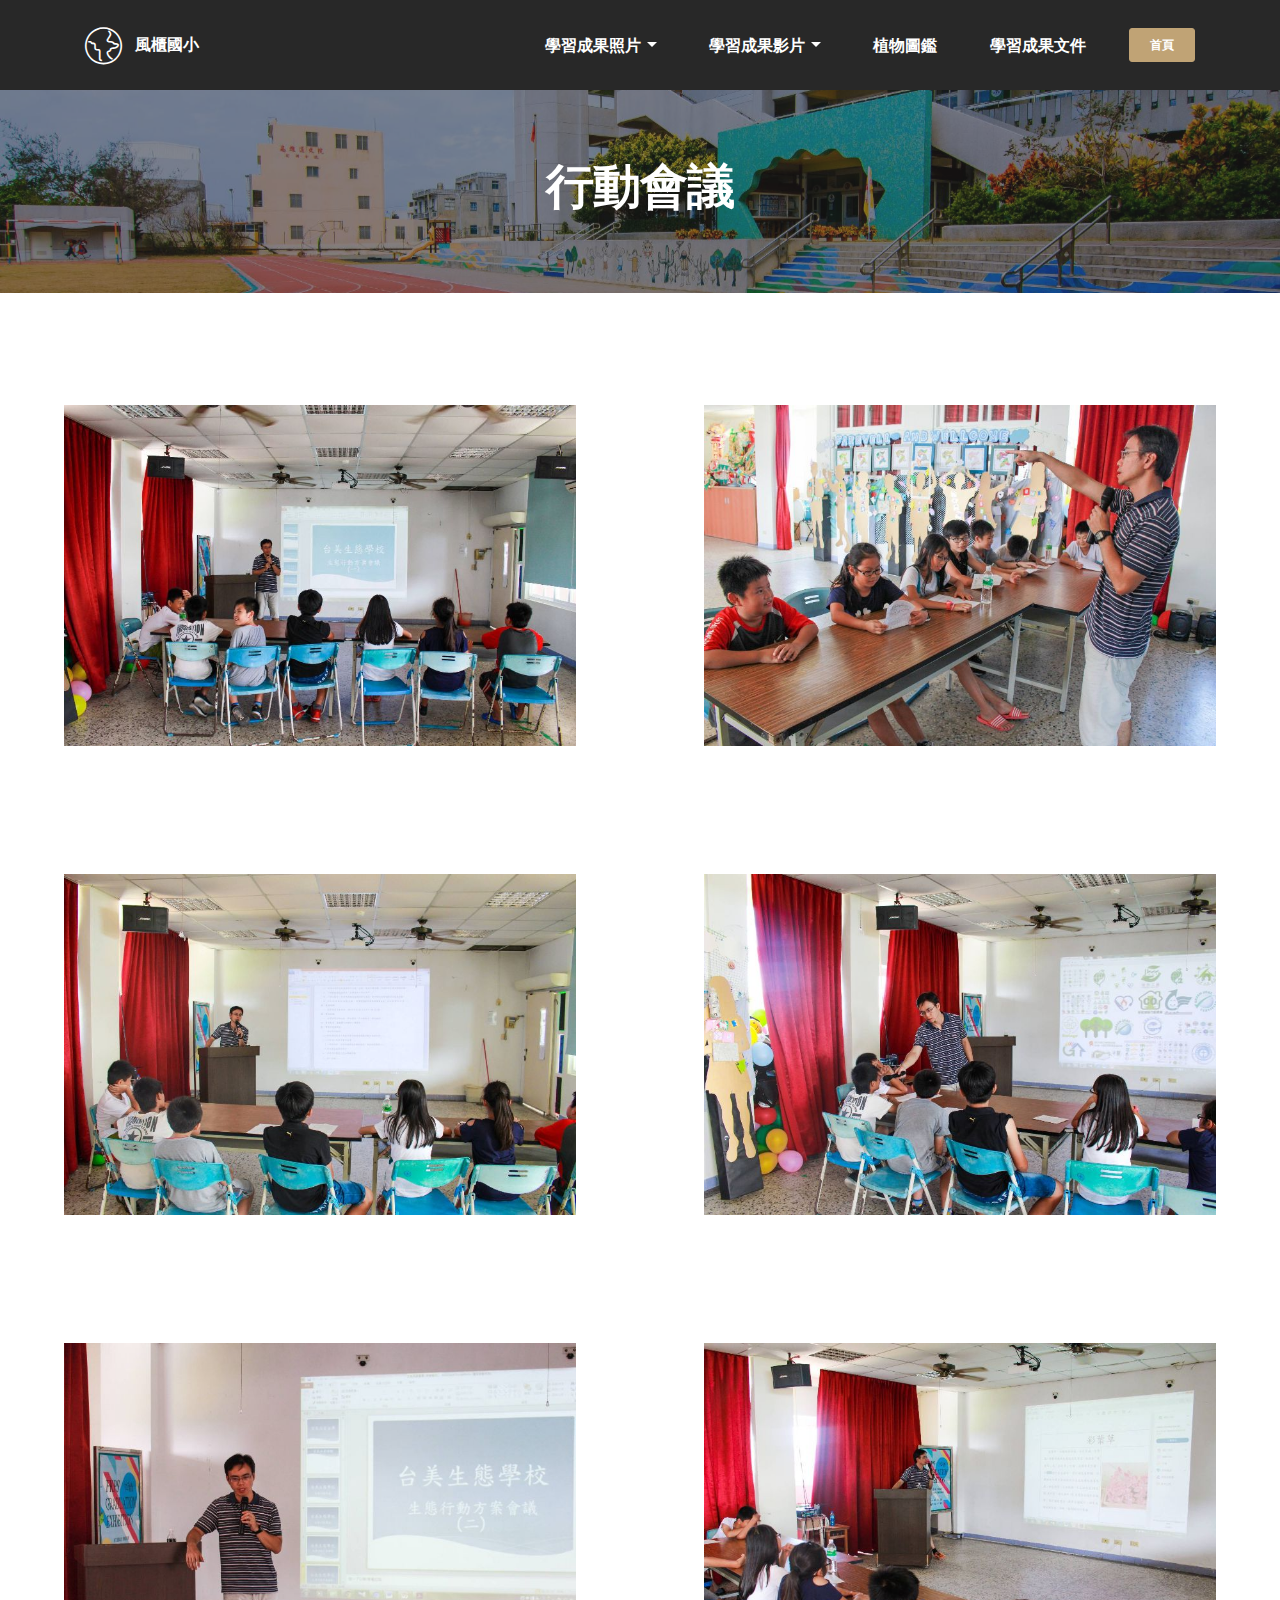
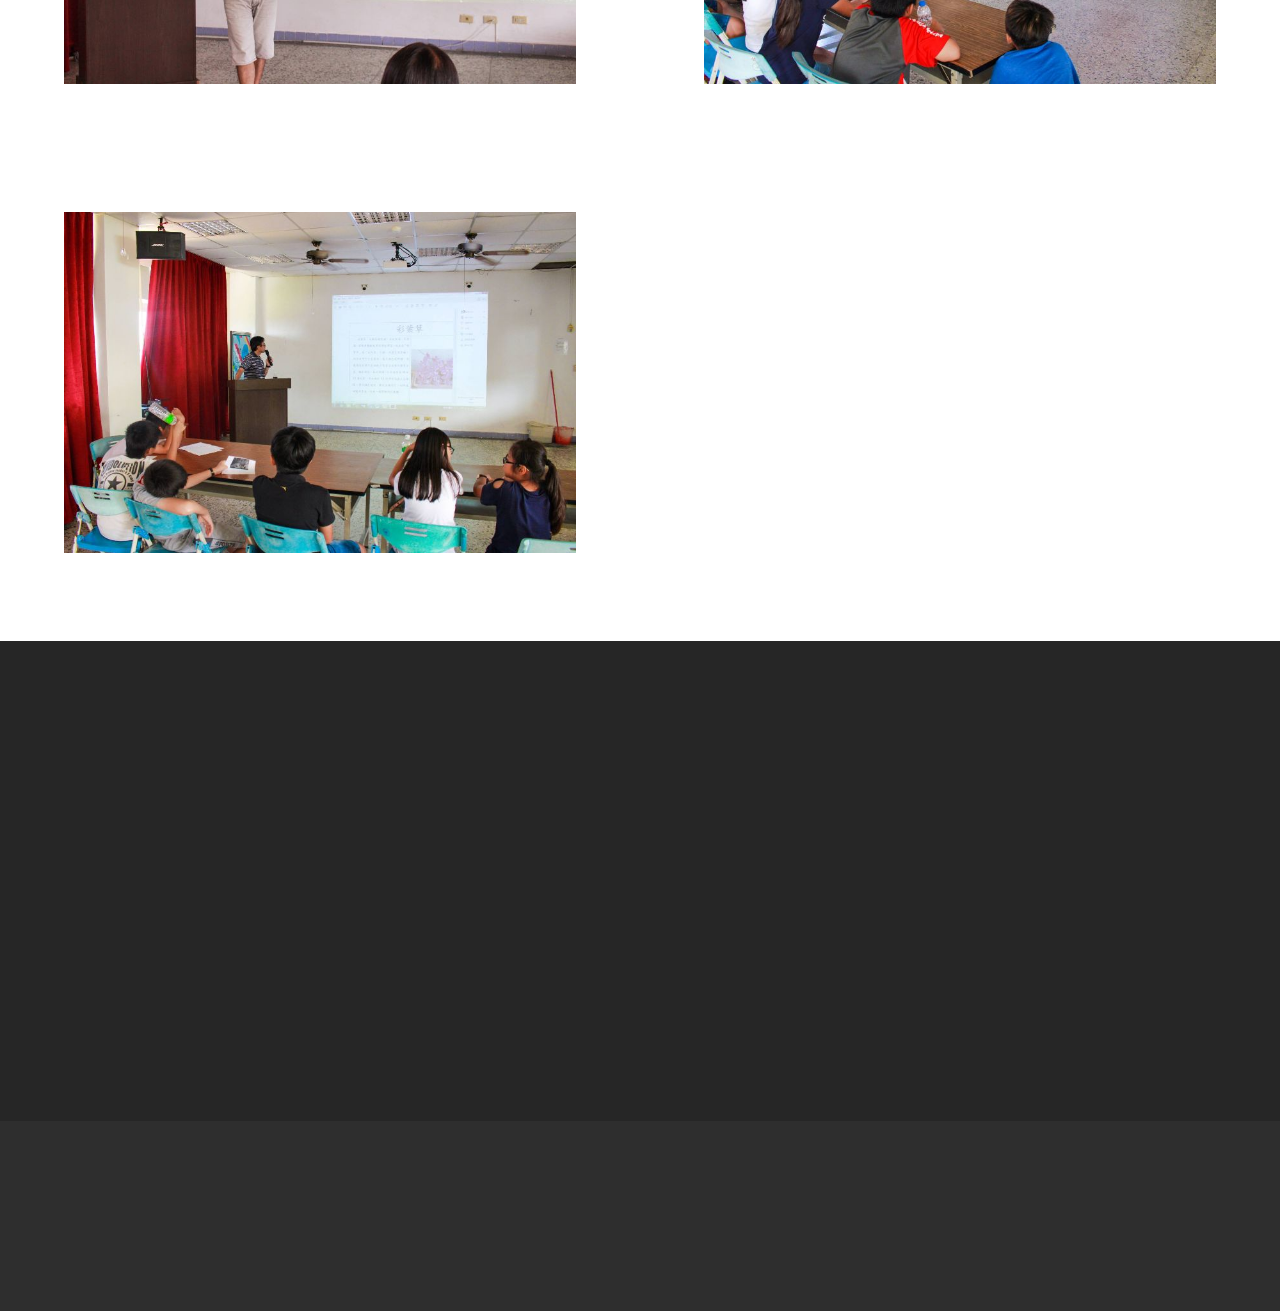
<file: page7.html>
<!DOCTYPE html>
<html>
<head>
  <!-- Site made with Mobirise Website Builder v4.3.0, https://mobirise.com -->
  <meta charset="UTF-8">
  <meta http-equiv="X-UA-Compatible" content="IE=edge">
  <meta name="generator" content="Mobirise v4.3.0, mobirise.com">
  <meta name="viewport" content="width=device-width, initial-scale=1">
  <link rel="shortcut icon" href="assets/images/mbr-favicon.png" type="image/x-icon">
  <meta name="description" content="Web Page Generator Description">
  <title>行動會議</title>
  <link rel="stylesheet" href="assets/web/assets/mobirise-icons/mobirise-icons.css">
  <link rel="stylesheet" href="https://fonts.googleapis.com/css?family=Montserrat:400,700">
  <link rel="stylesheet" href="https://fonts.googleapis.com/css?family=Raleway:100,100i,200,200i,300,300i,400,400i,500,500i,600,600i,700,700i,800,800i,900,900i">
  <link rel="stylesheet" href="assets/et-line-font-plugin/style.css">
  <link rel="stylesheet" href="https://fonts.googleapis.com/css?family=Lora:400,700,400italic,700italic&subset=latin">
  <link rel="stylesheet" href="assets/bootstrap-material-design-font/css/material.css">
  <link rel="stylesheet" href="assets/tether/tether.min.css">
  <link rel="stylesheet" href="assets/bootstrap/css/bootstrap.min.css">
  <link rel="stylesheet" href="assets/animate.css/animate.min.css">
  <link rel="stylesheet" href="assets/socicon/css/styles.css">
  <link rel="stylesheet" href="assets/dropdown/css/style.css">
  <link rel="stylesheet" href="assets/theme/css/style.css">
  <link rel="stylesheet" href="assets/mobirise-gallery/style.css">
  <link rel="stylesheet" href="assets/mobirise/css/mbr-additional.css" type="text/css">
  
  
  
</head>
<body>
<section id="ext_menu-x" data-rv-view="92">

    <nav class="navbar navbar-dropdown navbar-fixed-top">
        <div class="container">

            <div class="mbr-table">
                <div class="mbr-table-cell">

                    <div class="navbar-brand">
                        <span class="navbar-logo"><span class="mbri-globe mbr-iconfont mbr-iconfont-menu"></span></span>
                        <a class="navbar-caption" href="index.html">風櫃國小</a>
                    </div>

                </div>
                <div class="mbr-table-cell">

                    <button class="navbar-toggler pull-xs-right hidden-md-up" type="button" data-toggle="collapse" data-target="#exCollapsingNavbar">
                        <div class="hamburger-icon"></div>
                    </button>

                    <ul class="nav-dropdown collapse pull-xs-right nav navbar-nav navbar-toggleable-sm" id="exCollapsingNavbar"><li class="nav-item dropdown"><a class="nav-link link dropdown-toggle" href="https://mobirise.com/" data-toggle="dropdown-submenu" aria-expanded="false">學習成果照片</a><div class="dropdown-menu"><a class="dropdown-item" href="page8.html">闖關活動</a><a class="dropdown-item" href="page9.html">樂活農耕</a><a class="dropdown-item" href="page10.html">數位課程</a><a class="dropdown-item" href="page11.html">能源課程</a><a class="dropdown-item" href="page7.html">行動會議</a><a class="dropdown-item" href="page13.html">海洋教育</a><a class="dropdown-item" href="page14.html">課間運動</a></div></li><li class="nav-item dropdown open"><a class="nav-link link dropdown-toggle" href="page1.html" data-toggle="dropdown-submenu" aria-expanded="true">學習成果影片</a><div class="dropdown-menu"><a class="dropdown-item" href="page2.html">植物介紹</a><a class="dropdown-item" href="page1.html">學習歷程</a><a class="dropdown-item" href="page3.html">樂活農耕</a><a class="dropdown-item" href="page4.html">闖關活動</a><a class="dropdown-item" href="page5.html">生態保育</a></div></li><li class="nav-item"><a class="nav-link link" href="page12.html">植物圖鑑</a></li><li class="nav-item"><a class="nav-link link" href="page6.html">學習成果文件</a></li><li class="nav-item nav-btn"><a class="nav-link btn btn-primary" href="index.html">首頁</a></li></ul>
                    <button hidden="" class="navbar-toggler navbar-close" type="button" data-toggle="collapse" data-target="#exCollapsingNavbar">
                        <div class="close-icon"></div>
                    </button>

                </div>
            </div>

        </div>
    </nav>

</section>

<section class="engine"><a href="https://mobirise.co/q">bootstrap slider</a></section><section class="mbr-section article mbr-parallax-background mbr-after-navbar" id="msg-box8-11" data-rv-view="94" style="background-image: url(assets/images/img-9-2000x1333.jpg); padding-top: 160px; padding-bottom: 80px;">

    <div class="mbr-overlay" style="opacity: 0.5; background-color: rgb(34, 34, 34);">
    </div>
    <div class="container">
        <div class="row">
            <div class="col-md-8 col-md-offset-2 text-xs-center">
                <h3 class="mbr-section-title display-2">行動會議</h3>
                <div class="lead"></div>
                
            </div>
        </div>
    </div>

</section>

<section class="mbr-gallery mbr-section mbr-section-nopadding mbr-slider-carousel" data-filter="false" id="gallery1-10" data-rv-view="97" style="background-color: rgb(255, 255, 255); padding-top: 3rem; padding-bottom: 1.5rem;">
    <!-- Filter -->
    

    <!-- Gallery -->
    <div class="mbr-gallery-row">
        <div class=" mbr-gallery-layout-default">
            <div>
                <div>
                    <div class="mbr-gallery-item mbr-gallery-item__mobirise3 mbr-gallery-item--p4" data-video-url="false" data-tags="Awesome">
                        <div href="#lb-gallery1-10" data-slide-to="0" data-toggle="modal">
                            
                            

                            <img src="assets/images/img-2-2000x1333-800x533.jpg" alt="">
                            
                            <span class="icon-focus"></span>
                            
                        </div>
                    </div><div class="mbr-gallery-item mbr-gallery-item__mobirise3 mbr-gallery-item--p4" data-video-url="false" data-tags="Awesome">
                        <div href="#lb-gallery1-10" data-slide-to="1" data-toggle="modal">
                            
                            

                            <img src="assets/images/img-3-2000x1333-800x533.jpg" alt="">
                            
                            <span class="icon-focus"></span>
                            
                        </div>
                    </div><div class="mbr-gallery-item mbr-gallery-item__mobirise3 mbr-gallery-item--p4" data-video-url="false" data-tags="Awesome">
                        <div href="#lb-gallery1-10" data-slide-to="2" data-toggle="modal">
                            
                            

                            <img src="assets/images/img-4-2000x1333-800x533.jpg" alt="">
                            
                            <span class="icon-focus"></span>
                            
                        </div>
                    </div><div class="mbr-gallery-item mbr-gallery-item__mobirise3 mbr-gallery-item--p4" data-video-url="false" data-tags="Awesome">
                        <div href="#lb-gallery1-10" data-slide-to="3" data-toggle="modal">
                            
                            

                            <img src="assets/images/img-5-2000x1333-800x533.jpg" alt="">
                            
                            <span class="icon-focus"></span>
                            
                        </div>
                    </div><div class="mbr-gallery-item mbr-gallery-item__mobirise3 mbr-gallery-item--p4" data-video-url="false" data-tags="Awesome">
                        <div href="#lb-gallery1-10" data-slide-to="4" data-toggle="modal">
                            
                            

                            <img src="assets/images/img-6-2000x1333-800x533.jpg" alt="">
                            
                            <span class="icon-focus"></span>
                            
                        </div>
                    </div><div class="mbr-gallery-item mbr-gallery-item__mobirise3 mbr-gallery-item--p4" data-video-url="false" data-tags="Awesome">
                        <div href="#lb-gallery1-10" data-slide-to="5" data-toggle="modal">
                            
                            

                            <img src="assets/images/img-8-2000x1333-800x533.jpg" alt="">
                            
                            <span class="icon-focus"></span>
                            
                        </div>
                    </div><div class="mbr-gallery-item mbr-gallery-item__mobirise3 mbr-gallery-item--p4" data-video-url="false" data-tags="Awesome">
                        <div href="#lb-gallery1-10" data-slide-to="6" data-toggle="modal">
                            
                            

                            <img src="assets/images/img-7-2000x1333-800x533.jpg" alt="">
                            
                            <span class="icon-focus"></span>
                            
                        </div>
                    </div>
                </div>
            </div>
            <div class="clearfix"></div>
        </div>
    </div>

    <!-- Lightbox -->
    <div data-app-prevent-settings="" class="mbr-slider modal fade carousel slide" tabindex="-1" data-keyboard="true" data-interval="false" id="lb-gallery1-10">
        <div class="modal-dialog">
            <div class="modal-content">
                <div class="modal-body">
                    <ol class="carousel-indicators">
                        <li data-app-prevent-settings="" data-target="#lb-gallery1-10" data-slide-to="0"></li><li data-app-prevent-settings="" data-target="#lb-gallery1-10" data-slide-to="1"></li><li data-app-prevent-settings="" data-target="#lb-gallery1-10" data-slide-to="2"></li><li data-app-prevent-settings="" data-target="#lb-gallery1-10" data-slide-to="3"></li><li data-app-prevent-settings="" data-target="#lb-gallery1-10" data-slide-to="4"></li><li data-app-prevent-settings="" data-target="#lb-gallery1-10" class=" active" data-slide-to="5"></li><li data-app-prevent-settings="" data-target="#lb-gallery1-10" data-slide-to="6"></li>
                    </ol>
                    <div class="carousel-inner">
                        <div class="carousel-item">
                            <img src="assets/images/img-2-2000x1333.jpg" alt="">
                        </div><div class="carousel-item">
                            <img src="assets/images/img-3-2000x1333.jpg" alt="">
                        </div><div class="carousel-item">
                            <img src="assets/images/img-4-2000x1333.jpg" alt="">
                        </div><div class="carousel-item">
                            <img src="assets/images/img-5-2000x1333.jpg" alt="">
                        </div><div class="carousel-item">
                            <img src="assets/images/img-6-2000x1333.jpg" alt="">
                        </div><div class="carousel-item active">
                            <img src="assets/images/img-8-2000x1333.jpg" alt="">
                        </div><div class="carousel-item">
                            <img src="assets/images/img-7-2000x1333.jpg" alt="">
                        </div>
                    </div>
                    <a class="left carousel-control" role="button" data-slide="prev" href="#lb-gallery1-10">
                        <span class="icon-prev" aria-hidden="true"></span>
                        <span class="sr-only">Previous</span>
                    </a>
                    <a class="right carousel-control" role="button" data-slide="next" href="#lb-gallery1-10">
                        <span class="icon-next" aria-hidden="true"></span>
                        <span class="sr-only">Next</span>
                    </a>

                    <a class="close" href="#" role="button" data-dismiss="modal">
                        <span aria-hidden="true">×</span>
                        <span class="sr-only">Close</span>
                    </a>
                </div>
            </div>
        </div>
    </div>
</section>

<section class="mbr-section mbr-section-md-padding mbr-footer footer2" id="contacts2-y" data-rv-view="128" style="background-color: rgb(38, 38, 38); padding-top: 90px; padding-bottom: 90px;">
    
    <div class="container">
        <div class="row">
            <div class="mbr-footer-content col-xs-12 col-md-3">
                <p><strong>Address</strong><br>澎湖縣馬公市風櫃里66號<br><br><br>
<strong>Contacts</strong><br>
Fb:https://www.facebook.com/penghufkps/<br>
Phone: (06) 9951280<br><br></p>
            </div>
            <div class="mbr-footer-content col-xs-12 col-md-3"></div>
            <div class="col-xs-12 col-md-6">
                <div class="mbr-map"><iframe frameborder="0" style="border:0" src="https://www.google.com/maps/embed/v1/place?key=AIzaSyA0Dx_boXQiwvdz8sJHoYeZNVTdoWONYkU&amp;q=place_id:ChIJjTkjMptQbDQRIsXgkbqrwTc" allowfullscreen=""></iframe></div>
            </div>
        </div>
    </div>
</section>

<section class="mbr-section mbr-section-md-padding" id="social-buttons4-z" data-rv-view="130" style="background-color: rgb(46, 46, 46); padding-top: 30px; padding-bottom: 30px;">
    
    <div class="container">
        <div class="row">
            <div class="col-md-8 col-md-offset-2 text-xs-center">
                <h3 class="mbr-section-title display-2">FOLLOW US</h3>
                <div> <a class="btn btn-social" title="Facebook" target="_blank" href="https://www.facebook.com/penghufkps/"><i class="socicon socicon-facebook"></i></a>  <a class="btn btn-social" title="YouTube" target="_blank" href="https://www.youtube.com/channel/UC69TV3DEhH7MbRbWVWJRkPA?view_as=subscriber"><i class="socicon socicon-youtube"></i></a>       </div>
            </div>
        </div>
    </div>
</section>


  <script src="assets/web/assets/jquery/jquery.min.js"></script>
  <script src="assets/tether/tether.min.js"></script>
  <script src="assets/bootstrap/js/bootstrap.min.js"></script>
  <script src="assets/jarallax/jarallax.js"></script>
  <script src="assets/smooth-scroll/smooth-scroll.js"></script>
  <script src="assets/viewport-checker/jquery.viewportchecker.js"></script>
  <script src="assets/masonry/masonry.pkgd.min.js"></script>
  <script src="assets/imagesloaded/imagesloaded.pkgd.min.js"></script>
  <script src="assets/bootstrap-carousel-swipe/bootstrap-carousel-swipe.js"></script>
  <script src="assets/dropdown/js/script.min.js"></script>
  <script src="assets/touch-swipe/jquery.touch-swipe.min.js"></script>
  <script src="assets/theme/js/script.js"></script>
  <script src="assets/mobirise-gallery/player.min.js"></script>
  <script src="assets/mobirise-gallery/script.js"></script>
  
  
  <input name="animation" type="hidden">
  </body>
</html>
</file>
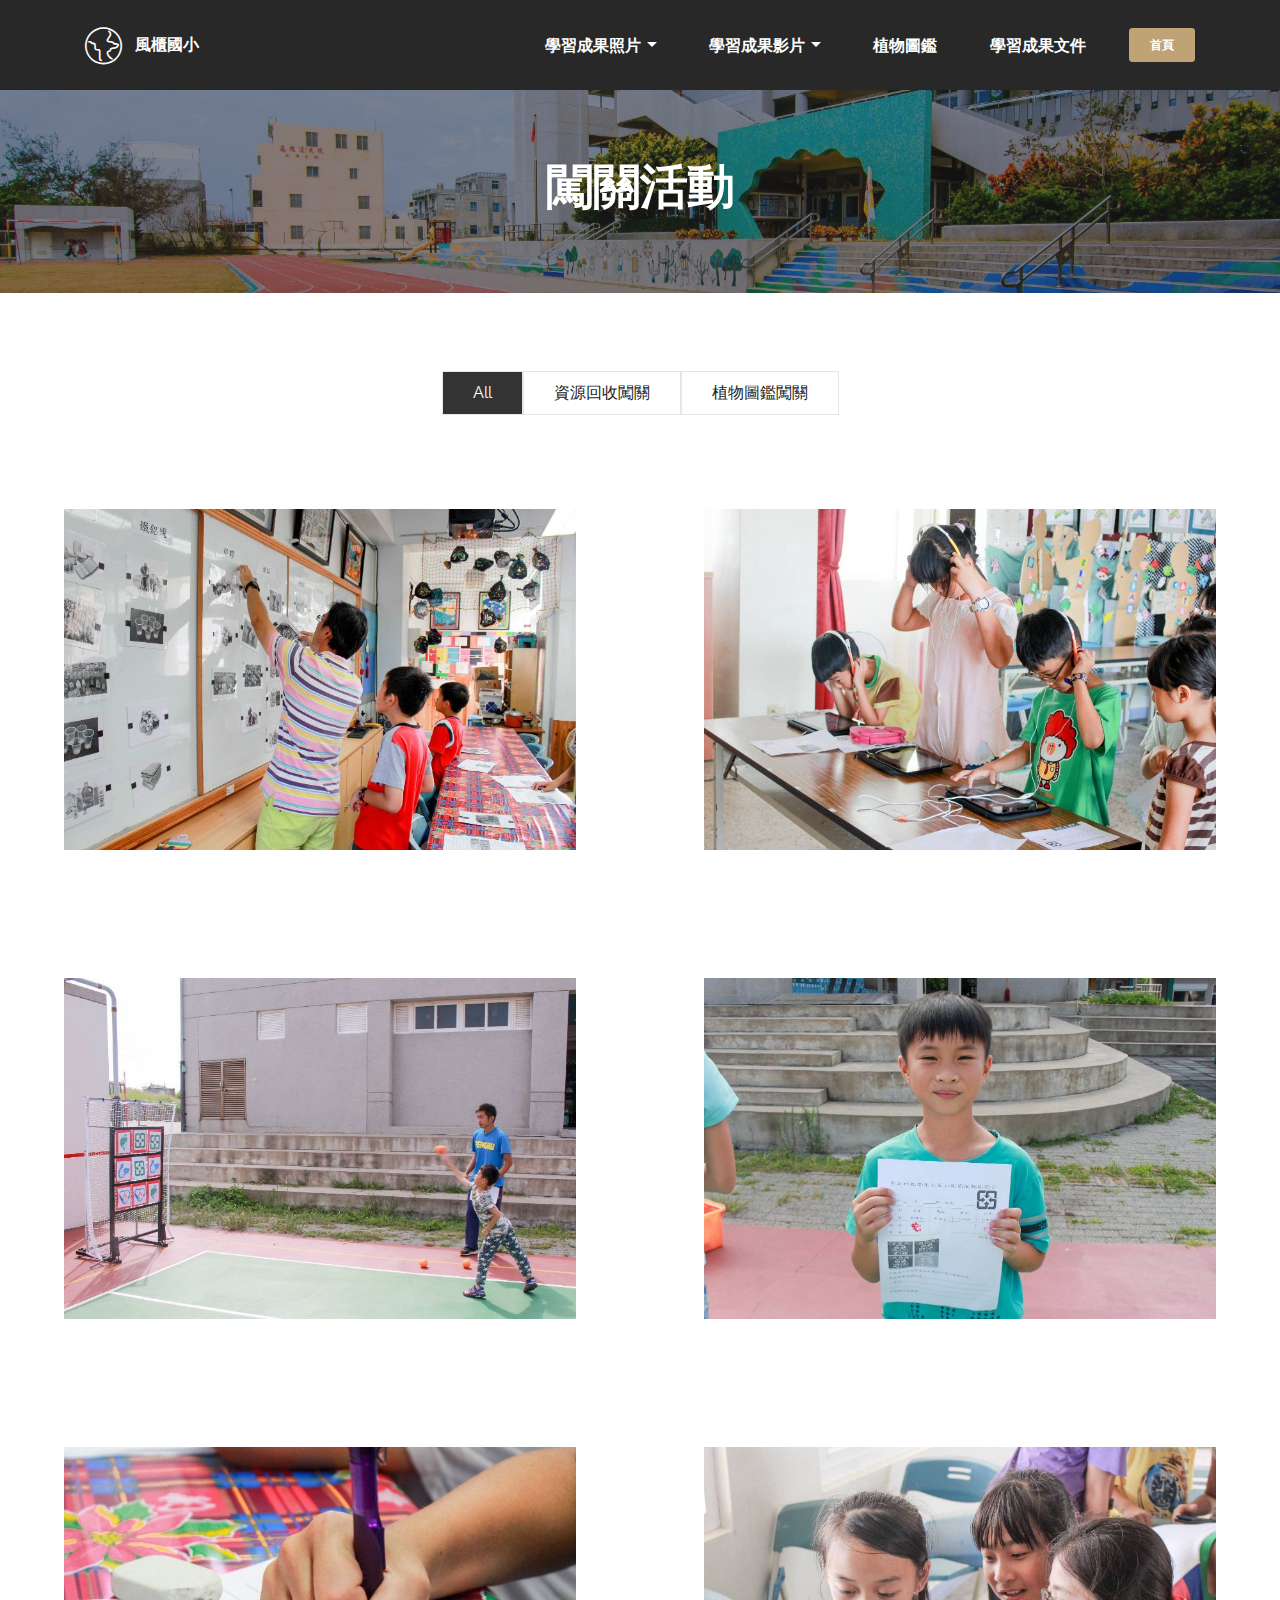
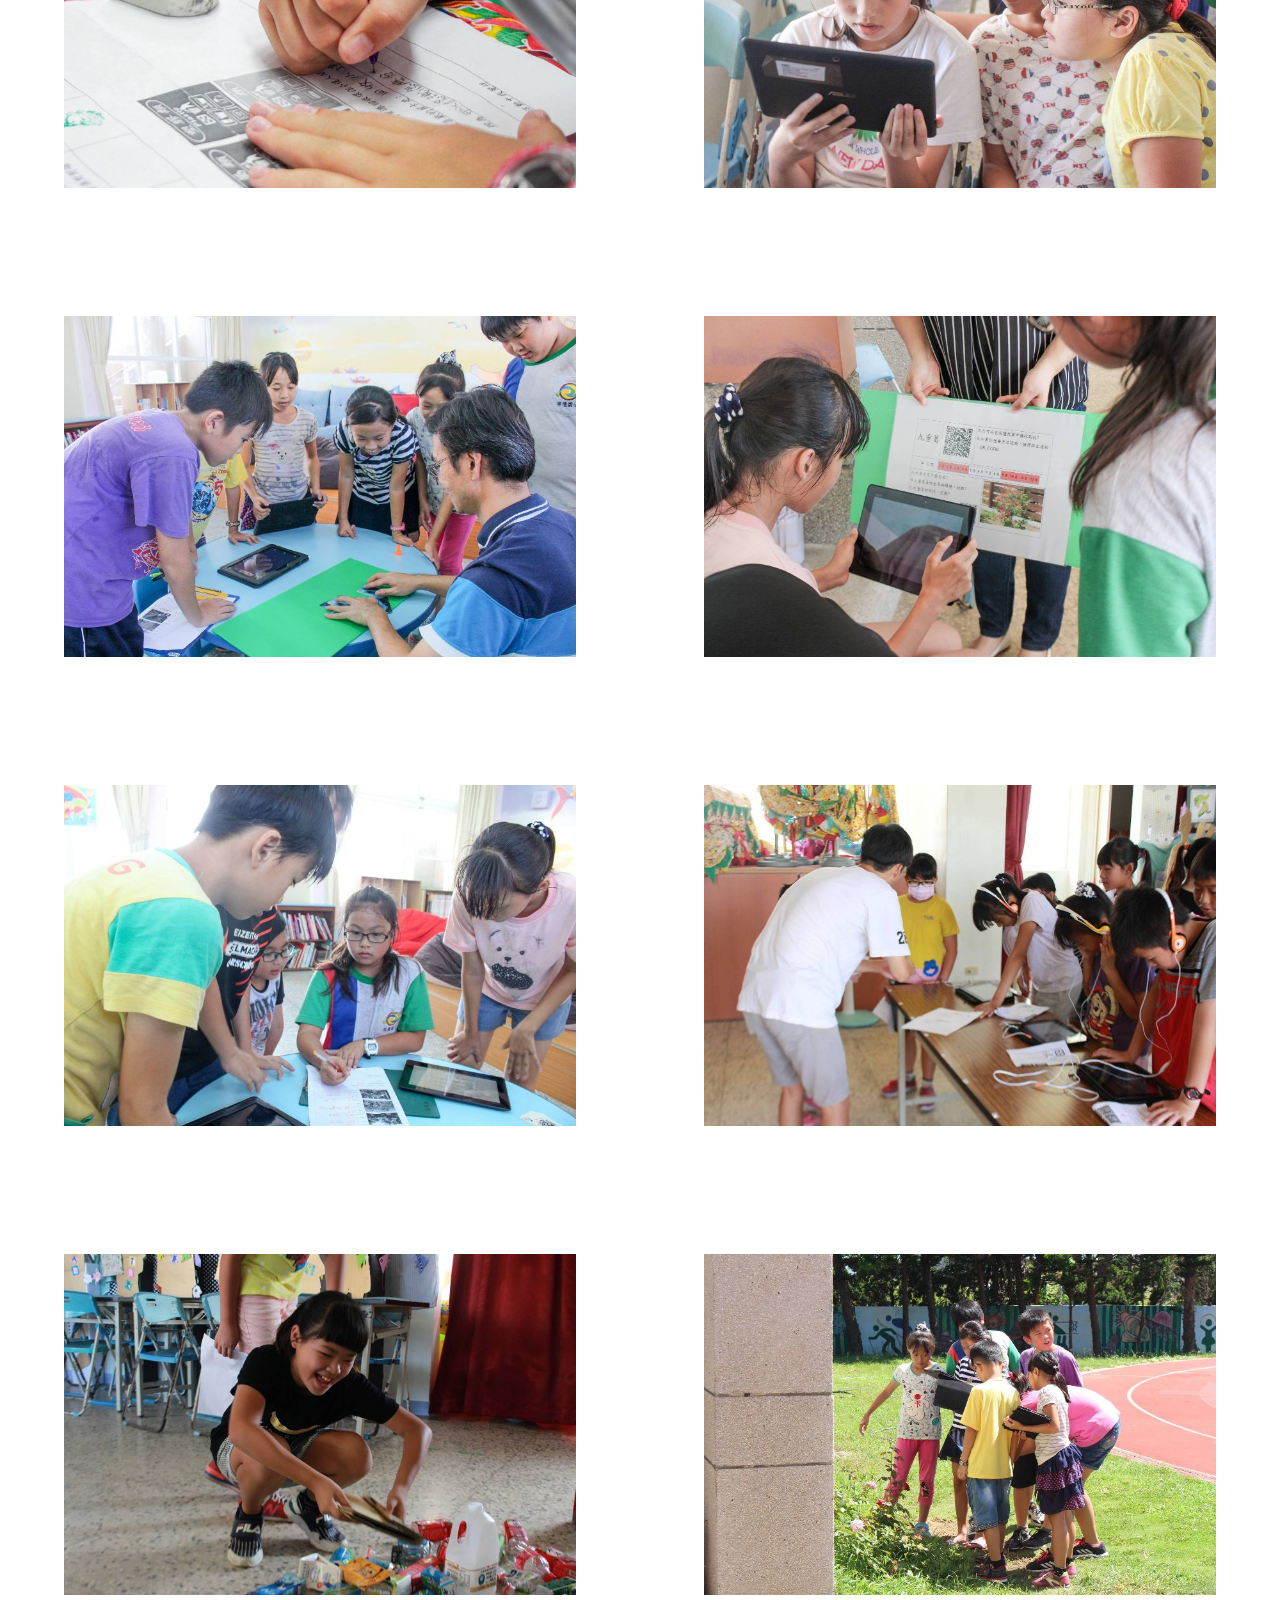
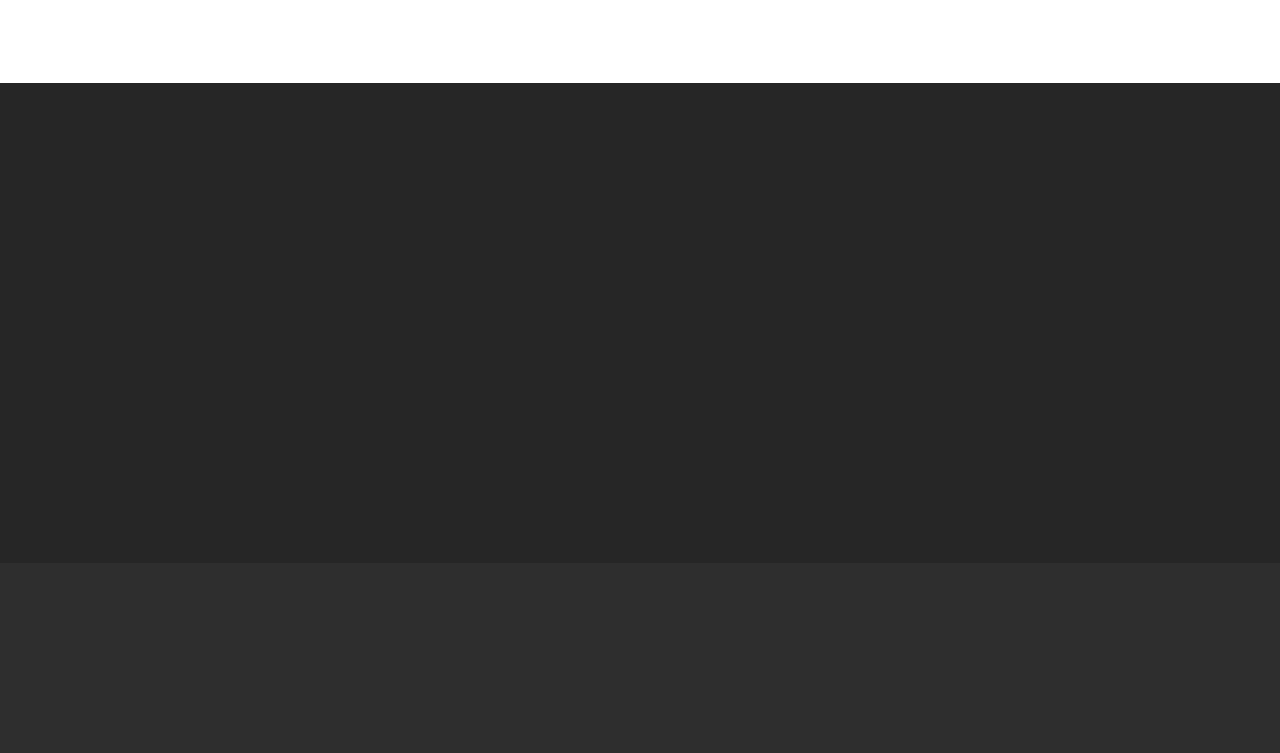
<file: page8.html>
<!DOCTYPE html>
<html>
<head>
  <!-- Site made with Mobirise Website Builder v4.3.0, https://mobirise.com -->
  <meta charset="UTF-8">
  <meta http-equiv="X-UA-Compatible" content="IE=edge">
  <meta name="generator" content="Mobirise v4.3.0, mobirise.com">
  <meta name="viewport" content="width=device-width, initial-scale=1">
  <link rel="shortcut icon" href="assets/images/mbr-favicon.png" type="image/x-icon">
  <meta name="description" content="Web Page Generator Description">
  <title>闖關活動</title>
  <link rel="stylesheet" href="assets/web/assets/mobirise-icons/mobirise-icons.css">
  <link rel="stylesheet" href="https://fonts.googleapis.com/css?family=Montserrat:400,700">
  <link rel="stylesheet" href="https://fonts.googleapis.com/css?family=Raleway:100,100i,200,200i,300,300i,400,400i,500,500i,600,600i,700,700i,800,800i,900,900i">
  <link rel="stylesheet" href="assets/et-line-font-plugin/style.css">
  <link rel="stylesheet" href="https://fonts.googleapis.com/css?family=Lora:400,700,400italic,700italic&subset=latin">
  <link rel="stylesheet" href="assets/bootstrap-material-design-font/css/material.css">
  <link rel="stylesheet" href="assets/tether/tether.min.css">
  <link rel="stylesheet" href="assets/bootstrap/css/bootstrap.min.css">
  <link rel="stylesheet" href="assets/animate.css/animate.min.css">
  <link rel="stylesheet" href="assets/socicon/css/styles.css">
  <link rel="stylesheet" href="assets/dropdown/css/style.css">
  <link rel="stylesheet" href="assets/theme/css/style.css">
  <link rel="stylesheet" href="assets/mobirise-gallery/style.css">
  <link rel="stylesheet" href="assets/mobirise/css/mbr-additional.css" type="text/css">
  
  
  
</head>
<body>
<section id="ext_menu-12" data-rv-view="132">

    <nav class="navbar navbar-dropdown navbar-fixed-top">
        <div class="container">

            <div class="mbr-table">
                <div class="mbr-table-cell">

                    <div class="navbar-brand">
                        <span class="navbar-logo"><span class="mbri-globe mbr-iconfont mbr-iconfont-menu"></span></span>
                        <a class="navbar-caption" href="index.html">風櫃國小</a>
                    </div>

                </div>
                <div class="mbr-table-cell">

                    <button class="navbar-toggler pull-xs-right hidden-md-up" type="button" data-toggle="collapse" data-target="#exCollapsingNavbar">
                        <div class="hamburger-icon"></div>
                    </button>

                    <ul class="nav-dropdown collapse pull-xs-right nav navbar-nav navbar-toggleable-sm" id="exCollapsingNavbar"><li class="nav-item dropdown"><a class="nav-link link dropdown-toggle" href="https://mobirise.com/" data-toggle="dropdown-submenu" aria-expanded="false">學習成果照片</a><div class="dropdown-menu"><a class="dropdown-item" href="page8.html">闖關活動</a><a class="dropdown-item" href="page9.html">樂活農耕</a><a class="dropdown-item" href="page10.html">數位課程</a><a class="dropdown-item" href="page11.html">能源課程</a><a class="dropdown-item" href="page7.html">行動會議</a><a class="dropdown-item" href="page13.html">海洋教育</a><a class="dropdown-item" href="page14.html">課間運動</a></div></li><li class="nav-item dropdown open"><a class="nav-link link dropdown-toggle" href="page1.html" data-toggle="dropdown-submenu" aria-expanded="true">學習成果影片</a><div class="dropdown-menu"><a class="dropdown-item" href="page2.html">植物介紹</a><a class="dropdown-item" href="page1.html">學習歷程</a><a class="dropdown-item" href="page3.html">樂活農耕</a><a class="dropdown-item" href="page4.html">闖關活動</a><a class="dropdown-item" href="page5.html">生態保育</a></div></li><li class="nav-item"><a class="nav-link link" href="page12.html">植物圖鑑</a></li><li class="nav-item"><a class="nav-link link" href="page6.html">學習成果文件</a></li><li class="nav-item nav-btn"><a class="nav-link btn btn-primary" href="index.html">首頁</a></li></ul>
                    <button hidden="" class="navbar-toggler navbar-close" type="button" data-toggle="collapse" data-target="#exCollapsingNavbar">
                        <div class="close-icon"></div>
                    </button>

                </div>
            </div>

        </div>
    </nav>

</section>

<section class="engine"><a href="https://mobirise.co/g">create a website</a></section><section class="mbr-section article mbr-parallax-background mbr-after-navbar" id="msg-box8-13" data-rv-view="134" style="background-image: url(assets/images/img-9-2000x1333.jpg); padding-top: 160px; padding-bottom: 80px;">

    <div class="mbr-overlay" style="opacity: 0.5; background-color: rgb(34, 34, 34);">
    </div>
    <div class="container">
        <div class="row">
            <div class="col-md-8 col-md-offset-2 text-xs-center">
                <h3 class="mbr-section-title display-2">闖關活動</h3>
                <div class="lead"></div>
                
            </div>
        </div>
    </div>

</section>

<section class="mbr-gallery mbr-section mbr-section-nopadding mbr-slider-carousel" data-filter="true" id="gallery1-14" data-rv-view="137" style="background-color: rgb(255, 255, 255); padding-top: 3rem; padding-bottom: 1.5rem;">
    <!-- Filter -->
    <div class="mbr-gallery-filter container gallery-filter-active">
        <ul>
            <li class="mbr-gallery-filter-all active">All</li>
        </ul>
    </div>

    <!-- Gallery -->
    <div class="mbr-gallery-row">
        <div class=" mbr-gallery-layout-default">
            <div>
                <div>
                    <div class="mbr-gallery-item mbr-gallery-item__mobirise3 mbr-gallery-item--p4" data-video-url="false" data-tags="資源回收闖關">
                        <div href="#lb-gallery1-14" data-slide-to="0" data-toggle="modal">
                            
                            

                            <img src="assets/images/img-30-2000x1333-800x533.jpg" alt="">
                            
                            <span class="icon-focus"></span>
                            
                        </div>
                    </div><div class="mbr-gallery-item mbr-gallery-item__mobirise3 mbr-gallery-item--p4" data-video-url="false" data-tags="植物圖鑑闖關">
                        <div href="#lb-gallery1-14" data-slide-to="1" data-toggle="modal">
                            
                            

                            <img src="assets/images/img-31-2000x1333-800x533.jpg" alt="">
                            
                            <span class="icon-focus"></span>
                            
                        </div>
                    </div><div class="mbr-gallery-item mbr-gallery-item__mobirise3 mbr-gallery-item--p4" data-video-url="false" data-tags="資源回收闖關">
                        <div href="#lb-gallery1-14" data-slide-to="2" data-toggle="modal">
                            
                            

                            <img src="assets/images/img-33-2000x1333-800x533.jpg" alt="">
                            
                            <span class="icon-focus"></span>
                            
                        </div>
                    </div><div class="mbr-gallery-item mbr-gallery-item__mobirise3 mbr-gallery-item--p4" data-video-url="false" data-tags="資源回收闖關">
                        <div href="#lb-gallery1-14" data-slide-to="3" data-toggle="modal">
                            
                            

                            <img src="assets/images/img-34-2000x1333-800x533.jpg" alt="">
                            
                            <span class="icon-focus"></span>
                            
                        </div>
                    </div><div class="mbr-gallery-item mbr-gallery-item__mobirise3 mbr-gallery-item--p4" data-video-url="false" data-tags="資源回收闖關">
                        <div href="#lb-gallery1-14" data-slide-to="4" data-toggle="modal">
                            
                            

                            <img src="assets/images/img-35-2000x1333-800x533.jpg" alt="">
                            
                            <span class="icon-focus"></span>
                            
                        </div>
                    </div><div class="mbr-gallery-item mbr-gallery-item__mobirise3 mbr-gallery-item--p4" data-video-url="false" data-tags="植物圖鑑闖關">
                        <div href="#lb-gallery1-14" data-slide-to="5" data-toggle="modal">
                            
                            

                            <img src="assets/images/img-306-2000x1333-800x533.jpg" alt="">
                            
                            <span class="icon-focus"></span>
                            
                        </div>
                    </div><div class="mbr-gallery-item mbr-gallery-item__mobirise3 mbr-gallery-item--p4" data-video-url="false" data-tags="植物圖鑑闖關">
                        <div href="#lb-gallery1-14" data-slide-to="6" data-toggle="modal">
                            
                            

                            <img src="assets/images/img-332-2000x1333-800x533.jpg" alt="">
                            
                            <span class="icon-focus"></span>
                            
                        </div>
                    </div><div class="mbr-gallery-item mbr-gallery-item__mobirise3 mbr-gallery-item--p4" data-video-url="false" data-tags="植物圖鑑闖關">
                        <div href="#lb-gallery1-14" data-slide-to="7" data-toggle="modal">
                            
                            

                            <img src="assets/images/img-402-2000x1333-800x533.jpg" alt="">
                            
                            <span class="icon-focus"></span>
                            
                        </div>
                    </div><div class="mbr-gallery-item mbr-gallery-item__mobirise3 mbr-gallery-item--p4" data-video-url="false" data-tags="植物圖鑑闖關">
                        <div href="#lb-gallery1-14" data-slide-to="8" data-toggle="modal">
                            
                            

                            <img src="assets/images/img-415-2000x1333-800x533.jpg" alt="">
                            
                            <span class="icon-focus"></span>
                            
                        </div>
                    </div><div class="mbr-gallery-item mbr-gallery-item__mobirise3 mbr-gallery-item--p4" data-video-url="false" data-tags="資源回收闖關">
                        <div href="#lb-gallery1-14" data-slide-to="9" data-toggle="modal">
                            
                            

                            <img src="assets/images/img-117-2000x1333-800x533.jpg" alt="">
                            
                            <span class="icon-focus"></span>
                            
                        </div>
                    </div><div class="mbr-gallery-item mbr-gallery-item__mobirise3 mbr-gallery-item--p4" data-video-url="false" data-tags="資源回收闖關">
                        <div href="#lb-gallery1-14" data-slide-to="10" data-toggle="modal">
                            
                            

                            <img src="assets/images/img-114-2000x1333-800x533.jpg" alt="">
                            
                            <span class="icon-focus"></span>
                            
                        </div>
                    </div><div class="mbr-gallery-item mbr-gallery-item__mobirise3 mbr-gallery-item--p4" data-video-url="false" data-tags="植物圖鑑闖關">
                        <div href="#lb-gallery1-14" data-slide-to="11" data-toggle="modal">
                            
                            

                            <img src="assets/images/img-319-2000x1333-800x533.jpg" alt="">
                            
                            <span class="icon-focus"></span>
                            
                        </div>
                    </div>
                </div>
            </div>
            <div class="clearfix"></div>
        </div>
    </div>

    <!-- Lightbox -->
    <div data-app-prevent-settings="" class="mbr-slider modal fade carousel slide" tabindex="-1" data-keyboard="true" data-interval="false" id="lb-gallery1-14">
        <div class="modal-dialog">
            <div class="modal-content">
                <div class="modal-body">
                    <ol class="carousel-indicators">
                        <li data-app-prevent-settings="" data-target="#lb-gallery1-14" data-slide-to="0"></li><li data-app-prevent-settings="" data-target="#lb-gallery1-14" data-slide-to="1"></li><li data-app-prevent-settings="" data-target="#lb-gallery1-14" data-slide-to="2"></li><li data-app-prevent-settings="" data-target="#lb-gallery1-14" data-slide-to="3"></li><li data-app-prevent-settings="" data-target="#lb-gallery1-14" data-slide-to="4"></li><li data-app-prevent-settings="" data-target="#lb-gallery1-14" data-slide-to="5"></li><li data-app-prevent-settings="" data-target="#lb-gallery1-14" data-slide-to="6"></li><li data-app-prevent-settings="" data-target="#lb-gallery1-14" data-slide-to="7"></li><li data-app-prevent-settings="" data-target="#lb-gallery1-14" data-slide-to="8"></li><li data-app-prevent-settings="" data-target="#lb-gallery1-14" data-slide-to="9"></li><li data-app-prevent-settings="" data-target="#lb-gallery1-14" data-slide-to="10"></li><li data-app-prevent-settings="" data-target="#lb-gallery1-14" class=" active" data-slide-to="11"></li>
                    </ol>
                    <div class="carousel-inner">
                        <div class="carousel-item">
                            <img src="assets/images/img-30-2000x1333.jpg" alt="">
                        </div><div class="carousel-item">
                            <img src="assets/images/img-31-2000x1333.jpg" alt="">
                        </div><div class="carousel-item">
                            <img src="assets/images/img-33-2000x1333.jpg" alt="">
                        </div><div class="carousel-item">
                            <img src="assets/images/img-34-2000x1333.jpg" alt="">
                        </div><div class="carousel-item">
                            <img src="assets/images/img-35-2000x1333.jpg" alt="">
                        </div><div class="carousel-item">
                            <img src="assets/images/img-306-2000x1333.jpg" alt="">
                        </div><div class="carousel-item">
                            <img src="assets/images/img-332-2000x1333.jpg" alt="">
                        </div><div class="carousel-item">
                            <img src="assets/images/img-402-2000x1333.jpg" alt="">
                        </div><div class="carousel-item">
                            <img src="assets/images/img-415-2000x1333.jpg" alt="">
                        </div><div class="carousel-item">
                            <img src="assets/images/img-117-2000x1333.jpg" alt="">
                        </div><div class="carousel-item">
                            <img src="assets/images/img-114-2000x1333.jpg" alt="">
                        </div><div class="carousel-item active">
                            <img src="assets/images/img-319-2000x1333.jpg" alt="">
                        </div>
                    </div>
                    <a class="left carousel-control" role="button" data-slide="prev" href="#lb-gallery1-14">
                        <span class="icon-prev" aria-hidden="true"></span>
                        <span class="sr-only">Previous</span>
                    </a>
                    <a class="right carousel-control" role="button" data-slide="next" href="#lb-gallery1-14">
                        <span class="icon-next" aria-hidden="true"></span>
                        <span class="sr-only">Next</span>
                    </a>

                    <a class="close" href="#" role="button" data-dismiss="modal">
                        <span aria-hidden="true">×</span>
                        <span class="sr-only">Close</span>
                    </a>
                </div>
            </div>
        </div>
    </div>
</section>

<section class="mbr-section mbr-section-md-padding mbr-footer footer2" id="contacts2-15" data-rv-view="188" style="background-color: rgb(38, 38, 38); padding-top: 90px; padding-bottom: 90px;">
    
    <div class="container">
        <div class="row">
            <div class="mbr-footer-content col-xs-12 col-md-3">
                <p><strong>Address</strong><br>澎湖縣馬公市風櫃里66號<br><br><br>
<strong>Contacts</strong><br>
Fb:https://www.facebook.com/penghufkps/<br>
Phone: (06) 9951280<br><br></p>
            </div>
            <div class="mbr-footer-content col-xs-12 col-md-3"></div>
            <div class="col-xs-12 col-md-6">
                <div class="mbr-map"><iframe frameborder="0" style="border:0" src="https://www.google.com/maps/embed/v1/place?key=AIzaSyA0Dx_boXQiwvdz8sJHoYeZNVTdoWONYkU&amp;q=place_id:ChIJjTkjMptQbDQRIsXgkbqrwTc" allowfullscreen=""></iframe></div>
            </div>
        </div>
    </div>
</section>

<section class="mbr-section mbr-section-md-padding" id="social-buttons4-16" data-rv-view="190" style="background-color: rgb(46, 46, 46); padding-top: 30px; padding-bottom: 30px;">
    
    <div class="container">
        <div class="row">
            <div class="col-md-8 col-md-offset-2 text-xs-center">
                <h3 class="mbr-section-title display-2">FOLLOW US</h3>
                <div> <a class="btn btn-social" title="Facebook" target="_blank" href="https://www.facebook.com/penghufkps/"><i class="socicon socicon-facebook"></i></a>  <a class="btn btn-social" title="YouTube" target="_blank" href="https://www.youtube.com/channel/UC69TV3DEhH7MbRbWVWJRkPA?view_as=subscriber"><i class="socicon socicon-youtube"></i></a>       </div>
            </div>
        </div>
    </div>
</section>


  <script src="assets/web/assets/jquery/jquery.min.js"></script>
  <script src="assets/tether/tether.min.js"></script>
  <script src="assets/bootstrap/js/bootstrap.min.js"></script>
  <script src="assets/jarallax/jarallax.js"></script>
  <script src="assets/smooth-scroll/smooth-scroll.js"></script>
  <script src="assets/viewport-checker/jquery.viewportchecker.js"></script>
  <script src="assets/masonry/masonry.pkgd.min.js"></script>
  <script src="assets/imagesloaded/imagesloaded.pkgd.min.js"></script>
  <script src="assets/bootstrap-carousel-swipe/bootstrap-carousel-swipe.js"></script>
  <script src="assets/dropdown/js/script.min.js"></script>
  <script src="assets/touch-swipe/jquery.touch-swipe.min.js"></script>
  <script src="assets/theme/js/script.js"></script>
  <script src="assets/mobirise-gallery/player.min.js"></script>
  <script src="assets/mobirise-gallery/script.js"></script>
  
  
  <input name="animation" type="hidden">
  </body>
</html>
</file>
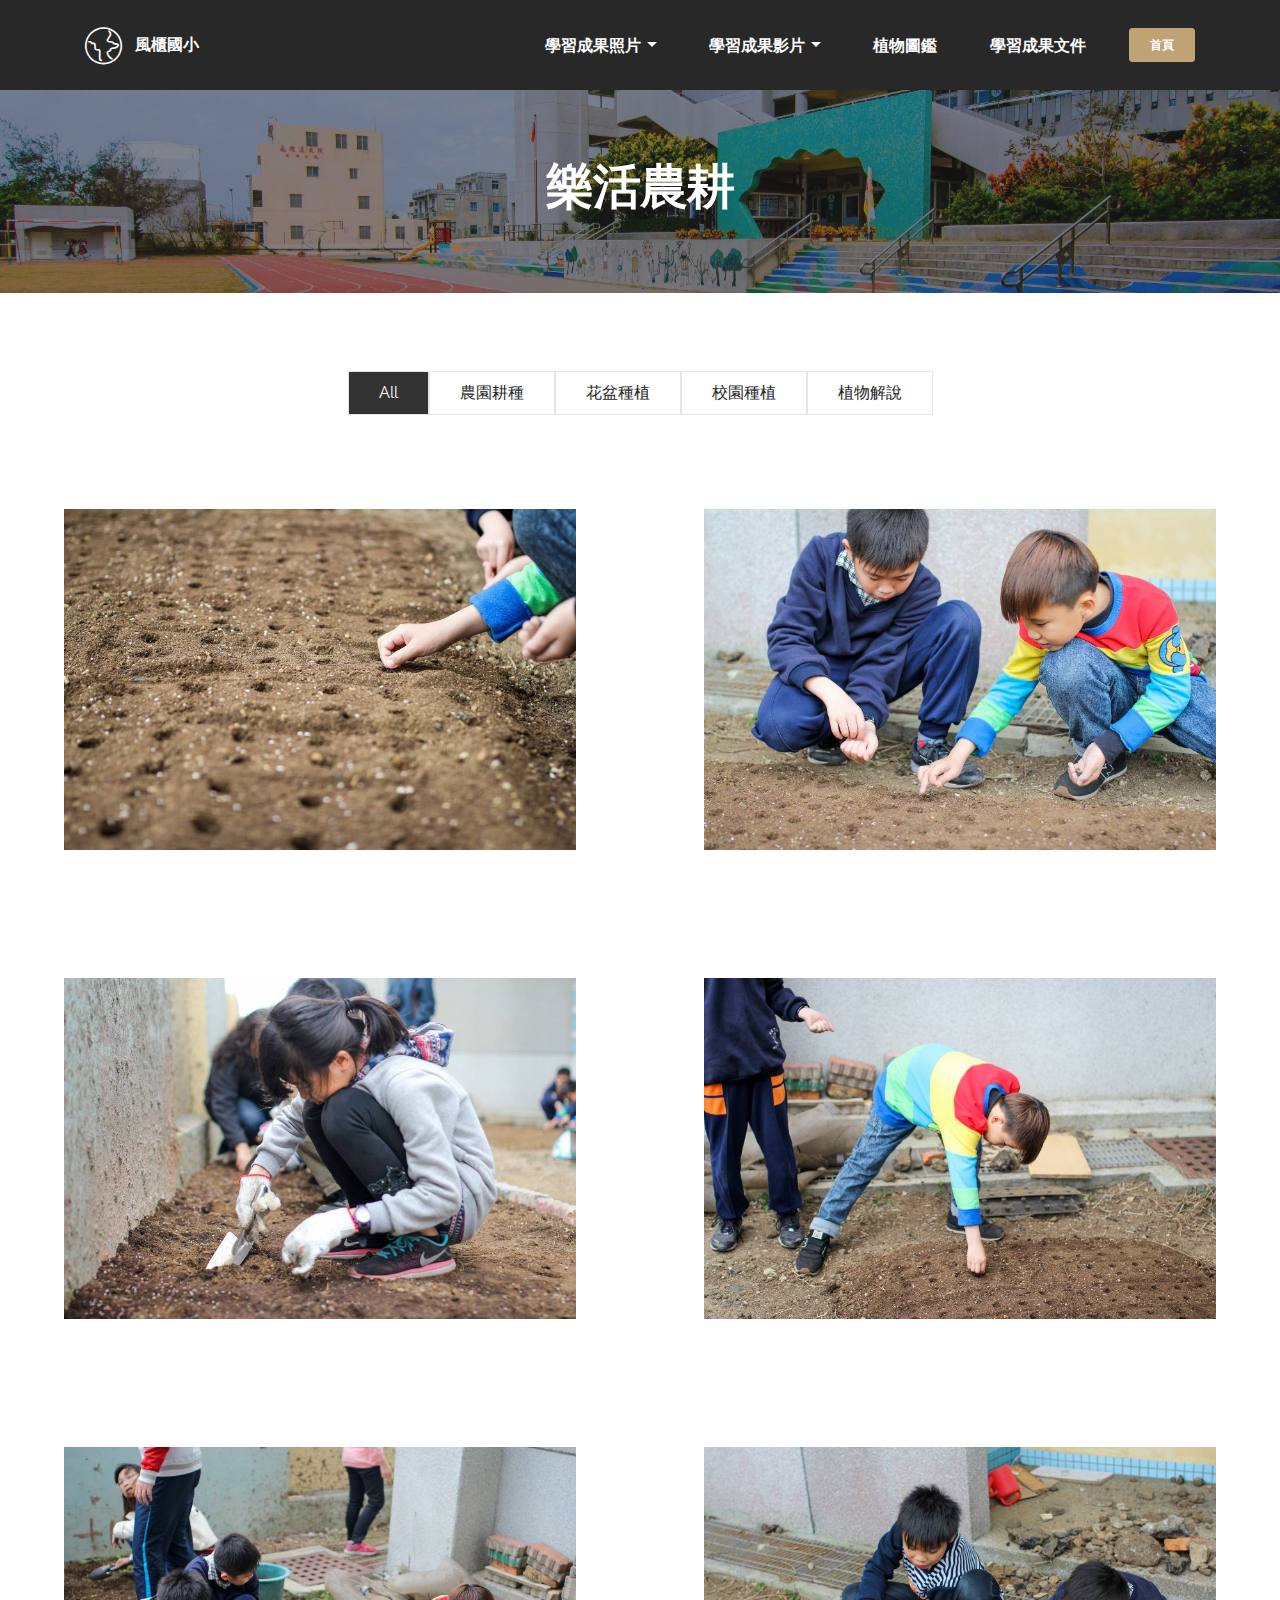
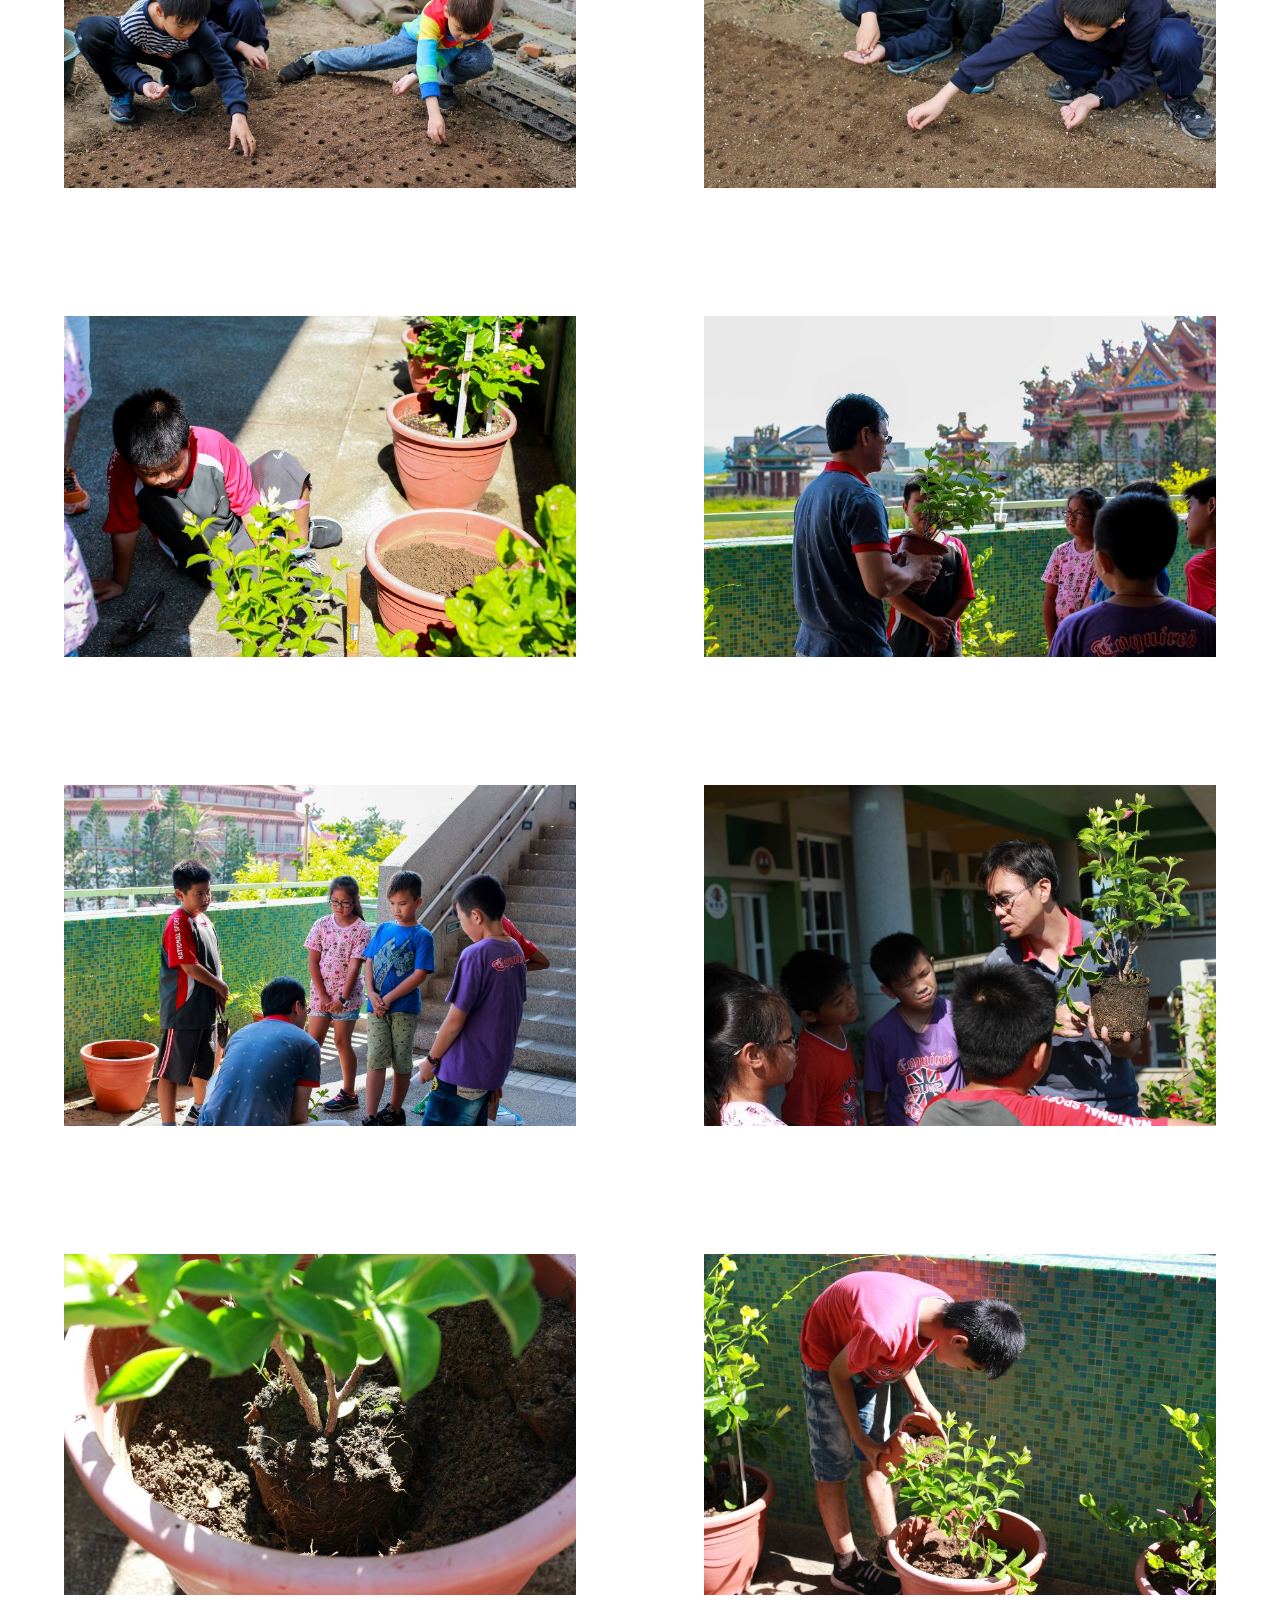
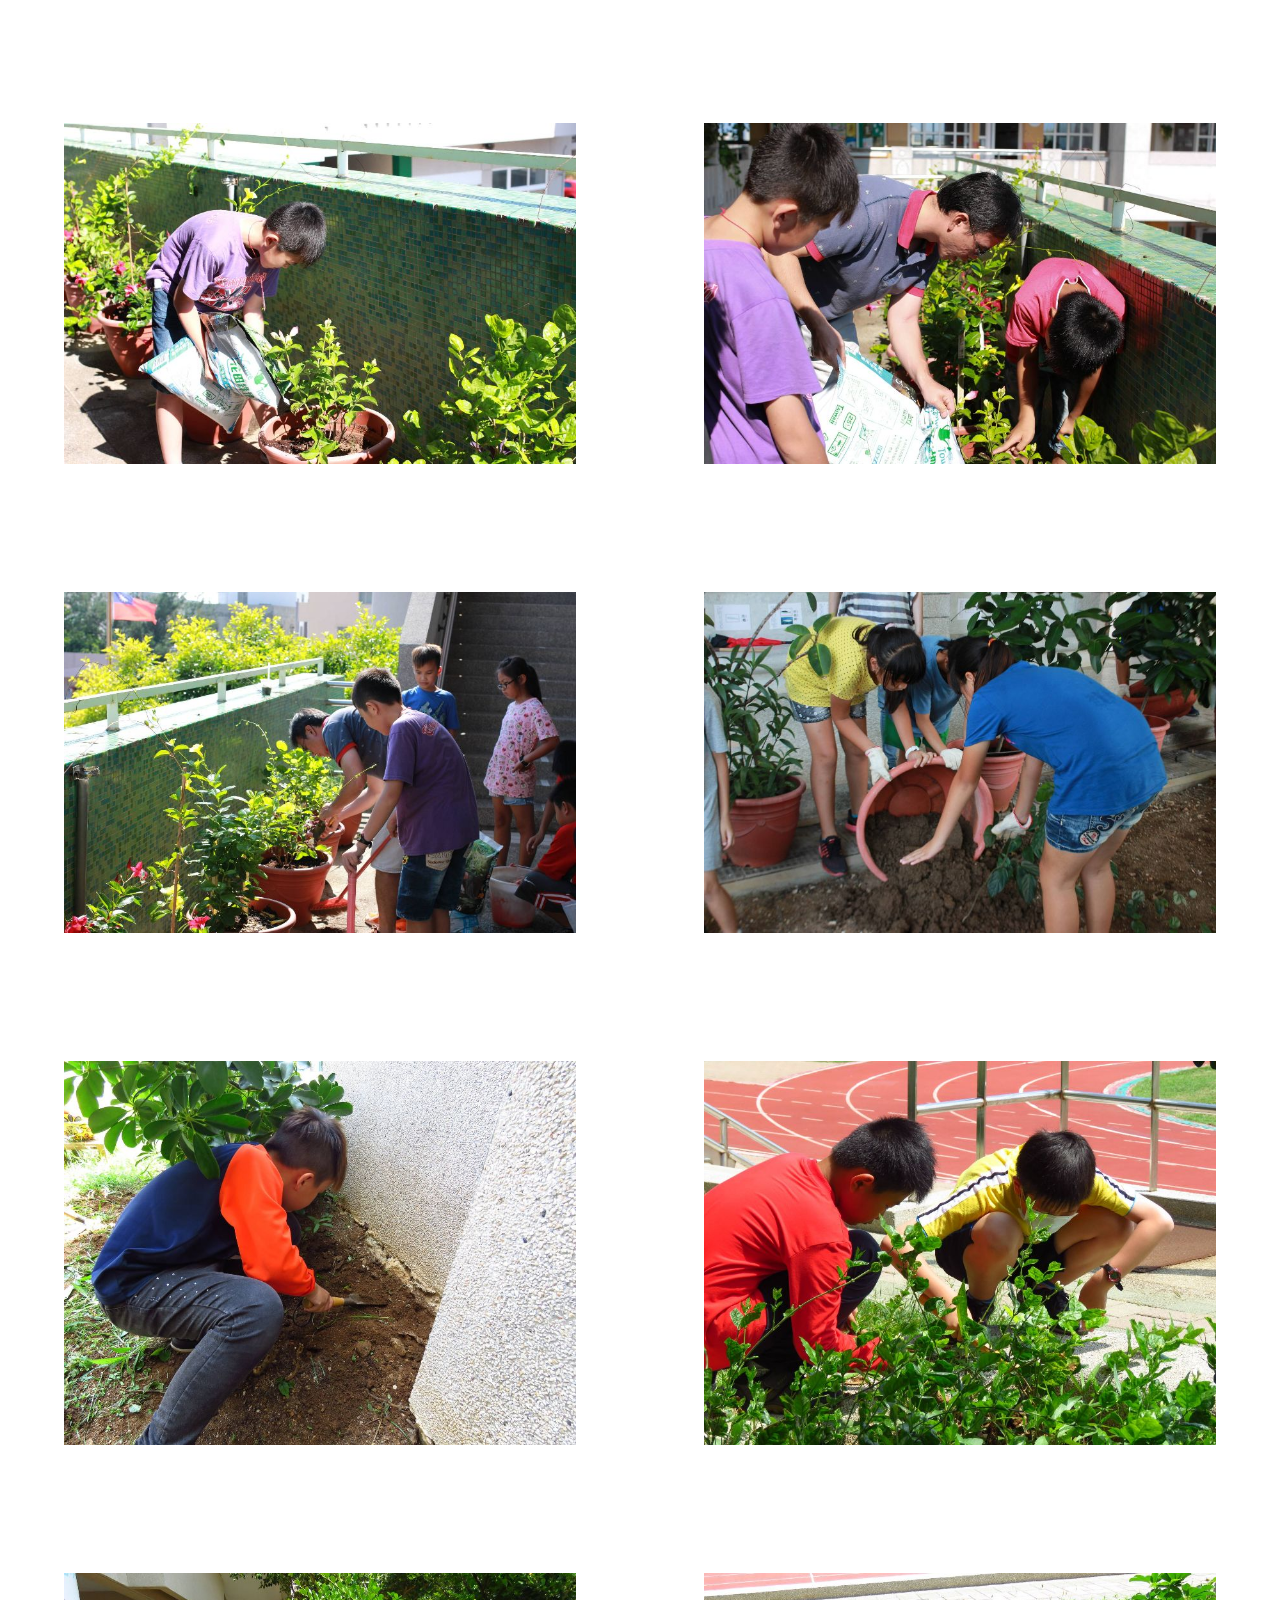
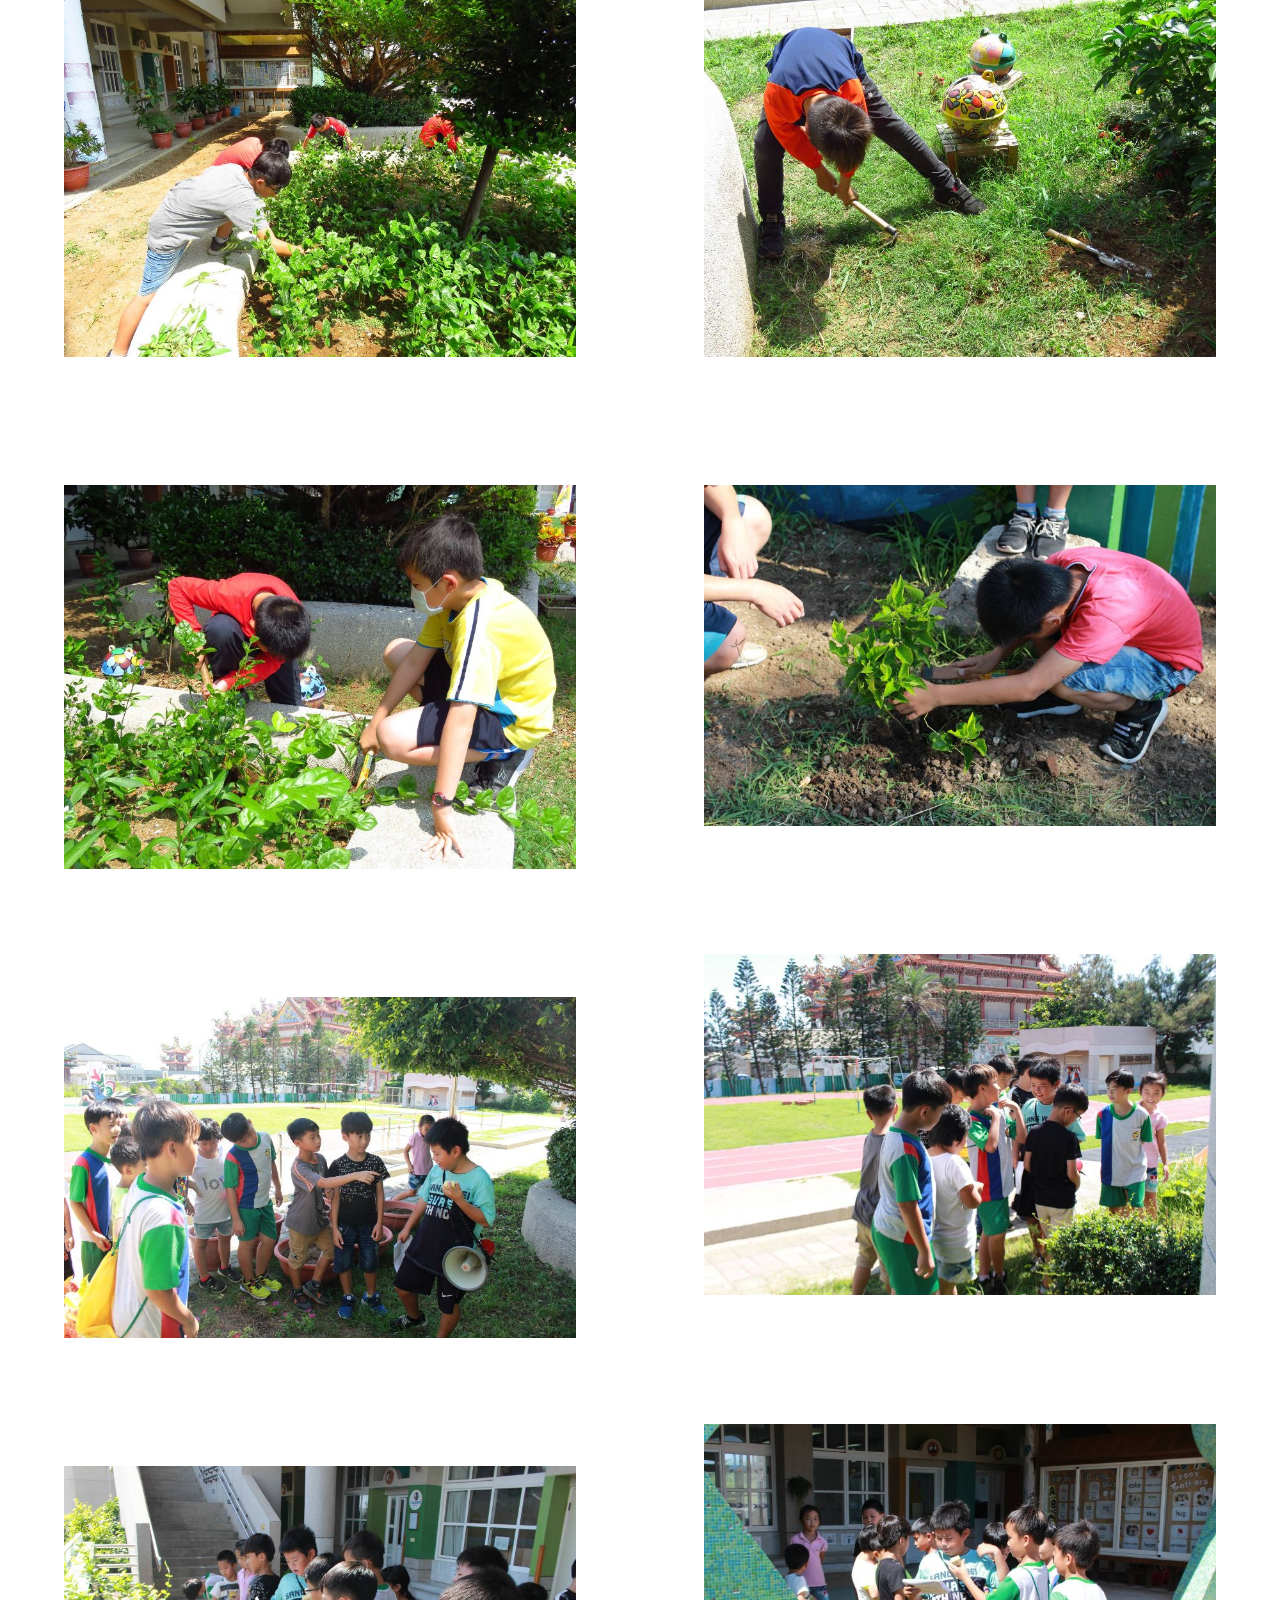
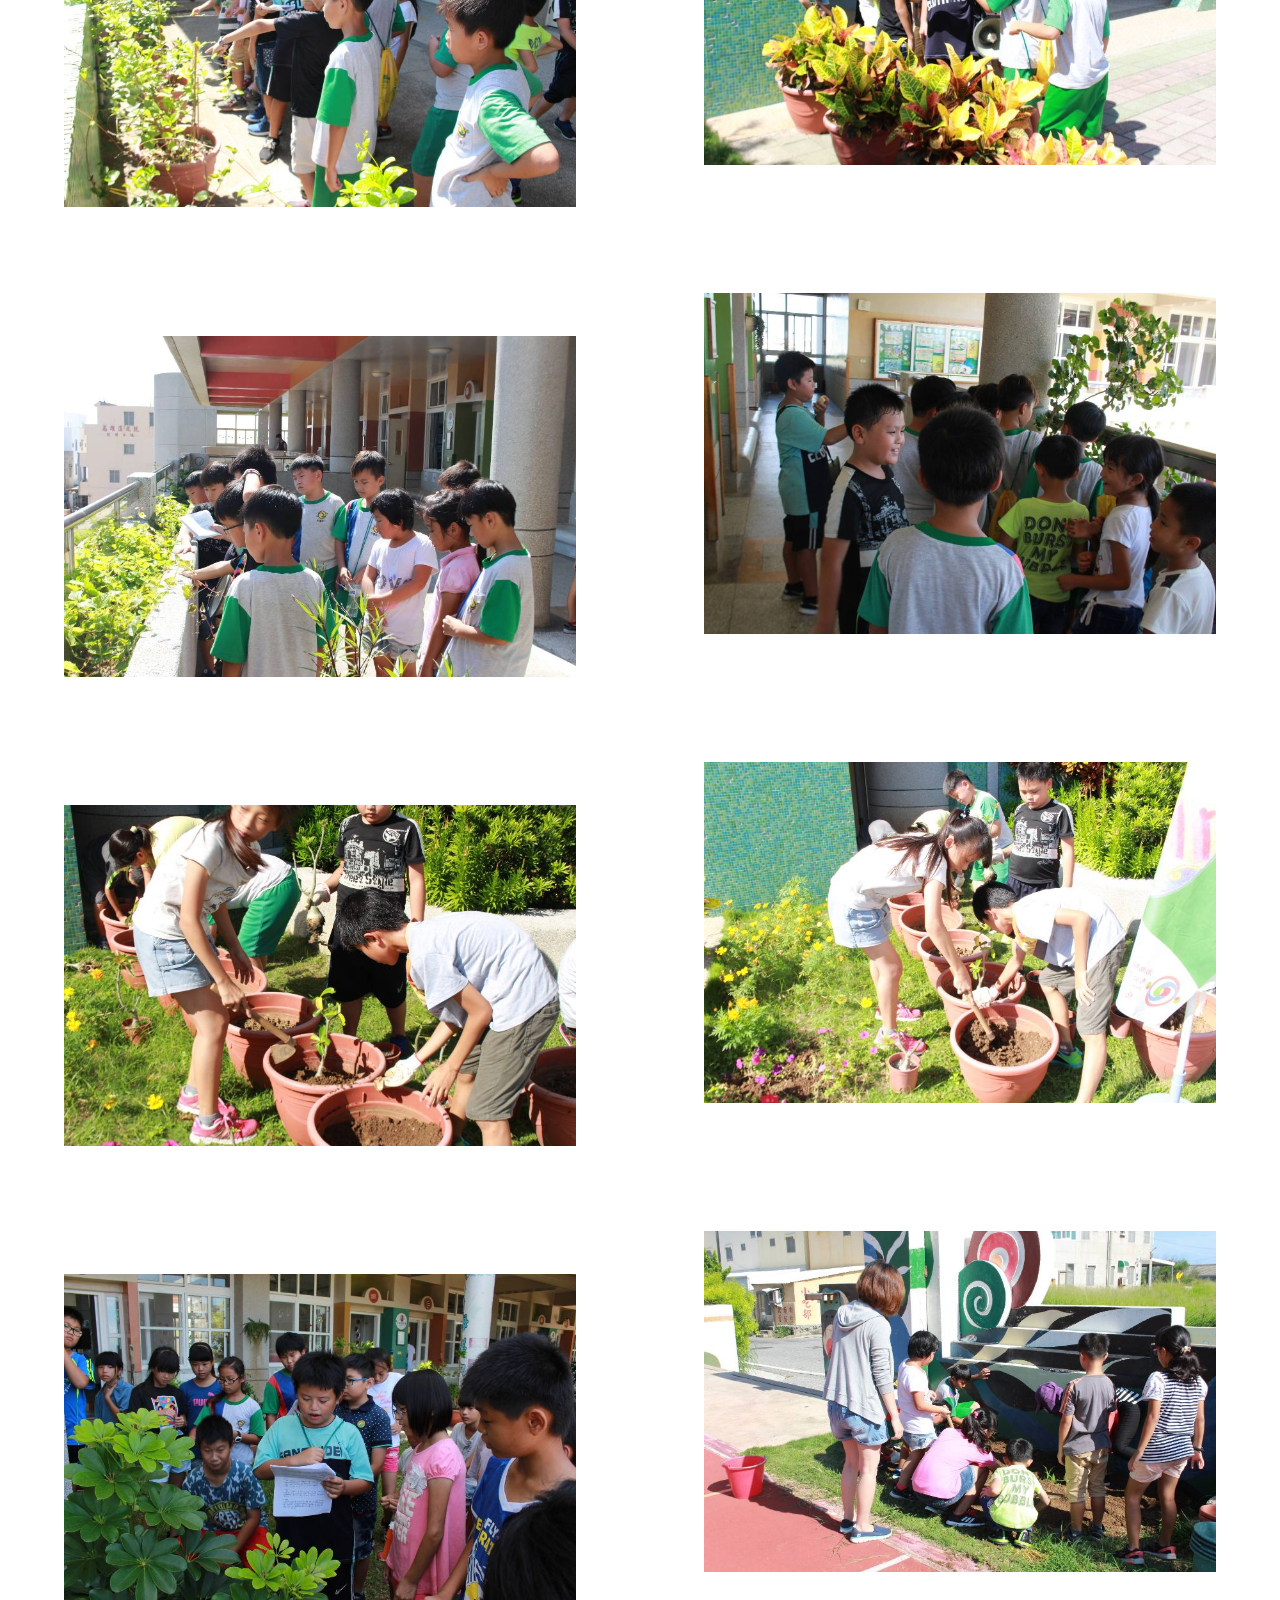
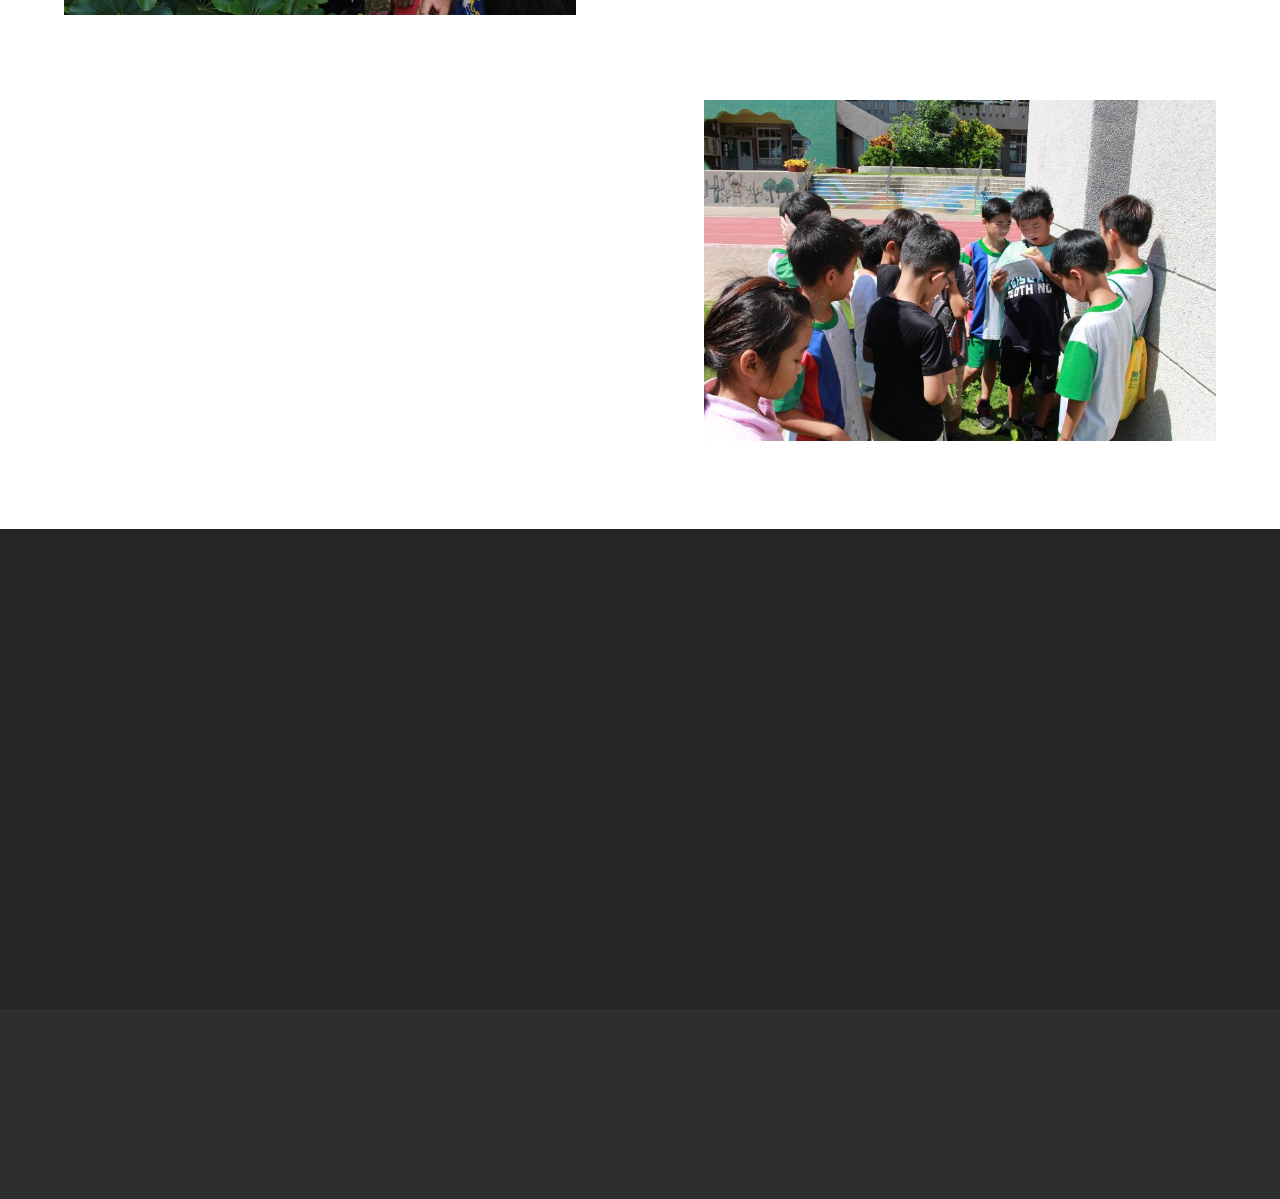
<file: page9.html>
<!DOCTYPE html>
<html>
<head>
  <!-- Site made with Mobirise Website Builder v4.3.0, https://mobirise.com -->
  <meta charset="UTF-8">
  <meta http-equiv="X-UA-Compatible" content="IE=edge">
  <meta name="generator" content="Mobirise v4.3.0, mobirise.com">
  <meta name="viewport" content="width=device-width, initial-scale=1">
  <link rel="shortcut icon" href="assets/images/mbr-favicon.png" type="image/x-icon">
  <meta name="description" content="Web Page Generator Description">
  <title>農耕照片</title>
  <link rel="stylesheet" href="assets/web/assets/mobirise-icons/mobirise-icons.css">
  <link rel="stylesheet" href="https://fonts.googleapis.com/css?family=Montserrat:400,700">
  <link rel="stylesheet" href="https://fonts.googleapis.com/css?family=Raleway:100,100i,200,200i,300,300i,400,400i,500,500i,600,600i,700,700i,800,800i,900,900i">
  <link rel="stylesheet" href="assets/et-line-font-plugin/style.css">
  <link rel="stylesheet" href="https://fonts.googleapis.com/css?family=Lora:400,700,400italic,700italic&subset=latin">
  <link rel="stylesheet" href="assets/bootstrap-material-design-font/css/material.css">
  <link rel="stylesheet" href="assets/tether/tether.min.css">
  <link rel="stylesheet" href="assets/bootstrap/css/bootstrap.min.css">
  <link rel="stylesheet" href="assets/animate.css/animate.min.css">
  <link rel="stylesheet" href="assets/socicon/css/styles.css">
  <link rel="stylesheet" href="assets/dropdown/css/style.css">
  <link rel="stylesheet" href="assets/theme/css/style.css">
  <link rel="stylesheet" href="assets/mobirise-gallery/style.css">
  <link rel="stylesheet" href="assets/mobirise/css/mbr-additional.css" type="text/css">
  
  
  
</head>
<body>
<section id="ext_menu-17" data-rv-view="192">

    <nav class="navbar navbar-dropdown navbar-fixed-top">
        <div class="container">

            <div class="mbr-table">
                <div class="mbr-table-cell">

                    <div class="navbar-brand">
                        <span class="navbar-logo"><span class="mbri-globe mbr-iconfont mbr-iconfont-menu"></span></span>
                        <a class="navbar-caption" href="index.html">風櫃國小</a>
                    </div>

                </div>
                <div class="mbr-table-cell">

                    <button class="navbar-toggler pull-xs-right hidden-md-up" type="button" data-toggle="collapse" data-target="#exCollapsingNavbar">
                        <div class="hamburger-icon"></div>
                    </button>

                    <ul class="nav-dropdown collapse pull-xs-right nav navbar-nav navbar-toggleable-sm" id="exCollapsingNavbar"><li class="nav-item dropdown"><a class="nav-link link dropdown-toggle" href="https://mobirise.com/" data-toggle="dropdown-submenu" aria-expanded="false">學習成果照片</a><div class="dropdown-menu"><a class="dropdown-item" href="page8.html">闖關活動</a><a class="dropdown-item" href="page9.html">樂活農耕</a><a class="dropdown-item" href="page10.html">數位課程</a><a class="dropdown-item" href="page11.html">能源課程</a><a class="dropdown-item" href="page7.html">行動會議</a><a class="dropdown-item" href="page13.html">海洋教育</a><a class="dropdown-item" href="page14.html">課間運動</a></div></li><li class="nav-item dropdown open"><a class="nav-link link dropdown-toggle" href="page1.html" data-toggle="dropdown-submenu" aria-expanded="true">學習成果影片</a><div class="dropdown-menu"><a class="dropdown-item" href="page2.html">植物介紹</a><a class="dropdown-item" href="page1.html">學習歷程</a><a class="dropdown-item" href="page3.html">樂活農耕</a><a class="dropdown-item" href="page4.html">闖關活動</a><a class="dropdown-item" href="page5.html">生態保育</a></div></li><li class="nav-item"><a class="nav-link link" href="page12.html">植物圖鑑</a></li><li class="nav-item"><a class="nav-link link" href="page6.html">學習成果文件</a></li><li class="nav-item nav-btn"><a class="nav-link btn btn-primary" href="index.html">首頁</a></li></ul>
                    <button hidden="" class="navbar-toggler navbar-close" type="button" data-toggle="collapse" data-target="#exCollapsingNavbar">
                        <div class="close-icon"></div>
                    </button>

                </div>
            </div>

        </div>
    </nav>

</section>

<section class="engine"><a href="https://mobirise.co/o">bootstrap button</a></section><section class="mbr-section article mbr-parallax-background mbr-after-navbar" id="msg-box8-18" data-rv-view="194" style="background-image: url(assets/images/img-9-2000x1333.jpg); padding-top: 160px; padding-bottom: 80px;">

    <div class="mbr-overlay" style="opacity: 0.5; background-color: rgb(34, 34, 34);">
    </div>
    <div class="container">
        <div class="row">
            <div class="col-md-8 col-md-offset-2 text-xs-center">
                <h3 class="mbr-section-title display-2">樂活農耕</h3>
                <div class="lead"></div>
                
            </div>
        </div>
    </div>

</section>

<section class="mbr-gallery mbr-section mbr-section-nopadding mbr-slider-carousel" data-filter="true" id="gallery1-19" data-rv-view="197" style="background-color: rgb(255, 255, 255); padding-top: 3rem; padding-bottom: 1.5rem;">
    <!-- Filter -->
    <div class="mbr-gallery-filter container gallery-filter-active">
        <ul>
            <li class="mbr-gallery-filter-all active">All</li>
        </ul>
    </div>

    <!-- Gallery -->
    <div class="mbr-gallery-row">
        <div class=" mbr-gallery-layout-default">
            <div>
                <div>
                    <div class="mbr-gallery-item mbr-gallery-item__mobirise3 mbr-gallery-item--p4" data-video-url="false" data-tags="農園耕種">
                        <div href="#lb-gallery1-19" data-slide-to="0" data-toggle="modal">
                            
                            

                            <img src="assets/images/img-14-2000x1333-800x533.jpg" alt="">
                            
                            <span class="icon-focus"></span>
                            
                        </div>
                    </div><div class="mbr-gallery-item mbr-gallery-item__mobirise3 mbr-gallery-item--p4" data-video-url="false" data-tags="農園耕種">
                        <div href="#lb-gallery1-19" data-slide-to="1" data-toggle="modal">
                            
                            

                            <img src="assets/images/img-15-2000x1333-800x533.jpg" alt="">
                            
                            <span class="icon-focus"></span>
                            
                        </div>
                    </div><div class="mbr-gallery-item mbr-gallery-item__mobirise3 mbr-gallery-item--p4" data-video-url="false" data-tags="農園耕種">
                        <div href="#lb-gallery1-19" data-slide-to="2" data-toggle="modal">
                            
                            

                            <img src="assets/images/img-16-2000x1333-800x533.jpg" alt="">
                            
                            <span class="icon-focus"></span>
                            
                        </div>
                    </div><div class="mbr-gallery-item mbr-gallery-item__mobirise3 mbr-gallery-item--p4" data-video-url="false" data-tags="農園耕種">
                        <div href="#lb-gallery1-19" data-slide-to="3" data-toggle="modal">
                            
                            

                            <img src="assets/images/img-17-2000x1333-800x533.jpg" alt="">
                            
                            <span class="icon-focus"></span>
                            
                        </div>
                    </div><div class="mbr-gallery-item mbr-gallery-item__mobirise3 mbr-gallery-item--p4" data-video-url="false" data-tags="農園耕種">
                        <div href="#lb-gallery1-19" data-slide-to="4" data-toggle="modal">
                            
                            

                            <img src="assets/images/img-18-2000x1333-800x533.jpg" alt="">
                            
                            <span class="icon-focus"></span>
                            
                        </div>
                    </div><div class="mbr-gallery-item mbr-gallery-item__mobirise3 mbr-gallery-item--p4" data-video-url="false" data-tags="農園耕種">
                        <div href="#lb-gallery1-19" data-slide-to="5" data-toggle="modal">
                            
                            

                            <img src="assets/images/img-19-2000x1333-800x533.jpg" alt="">
                            
                            <span class="icon-focus"></span>
                            
                        </div>
                    </div><div class="mbr-gallery-item mbr-gallery-item__mobirise3 mbr-gallery-item--p4" data-video-url="false" data-tags="花盆種植">
                        <div href="#lb-gallery1-19" data-slide-to="6" data-toggle="modal">
                            
                            

                            <img src="assets/images/img-9893-2000x1333-800x533.jpg" alt="">
                            
                            <span class="icon-focus"></span>
                            
                        </div>
                    </div><div class="mbr-gallery-item mbr-gallery-item__mobirise3 mbr-gallery-item--p4" data-video-url="false" data-tags="花盆種植">
                        <div href="#lb-gallery1-19" data-slide-to="7" data-toggle="modal">
                            
                            

                            <img src="assets/images/img-9894-2000x1333-800x533.jpg" alt="">
                            
                            <span class="icon-focus"></span>
                            
                        </div>
                    </div><div class="mbr-gallery-item mbr-gallery-item__mobirise3 mbr-gallery-item--p4" data-video-url="false" data-tags="花盆種植">
                        <div href="#lb-gallery1-19" data-slide-to="8" data-toggle="modal">
                            
                            

                            <img src="assets/images/img-9896-2000x1333-800x533.jpg" alt="">
                            
                            <span class="icon-focus"></span>
                            
                        </div>
                    </div><div class="mbr-gallery-item mbr-gallery-item__mobirise3 mbr-gallery-item--p4" data-video-url="false" data-tags="花盆種植">
                        <div href="#lb-gallery1-19" data-slide-to="9" data-toggle="modal">
                            
                            

                            <img src="assets/images/img-9898-2000x1333-800x533.jpg" alt="">
                            
                            <span class="icon-focus"></span>
                            
                        </div>
                    </div><div class="mbr-gallery-item mbr-gallery-item__mobirise3 mbr-gallery-item--p4" data-video-url="false" data-tags="花盆種植">
                        <div href="#lb-gallery1-19" data-slide-to="10" data-toggle="modal">
                            
                            

                            <img src="assets/images/img-9902-2000x1333-800x533.jpg" alt="">
                            
                            <span class="icon-focus"></span>
                            
                        </div>
                    </div><div class="mbr-gallery-item mbr-gallery-item__mobirise3 mbr-gallery-item--p4" data-video-url="false" data-tags="花盆種植">
                        <div href="#lb-gallery1-19" data-slide-to="11" data-toggle="modal">
                            
                            

                            <img src="assets/images/img-9915-2000x1333-800x533.jpg" alt="">
                            
                            <span class="icon-focus"></span>
                            
                        </div>
                    </div><div class="mbr-gallery-item mbr-gallery-item__mobirise3 mbr-gallery-item--p4" data-video-url="false" data-tags="花盆種植">
                        <div href="#lb-gallery1-19" data-slide-to="12" data-toggle="modal">
                            
                            

                            <img src="assets/images/img-9917-2000x1333-800x533.jpg" alt="">
                            
                            <span class="icon-focus"></span>
                            
                        </div>
                    </div><div class="mbr-gallery-item mbr-gallery-item__mobirise3 mbr-gallery-item--p4" data-video-url="false" data-tags="花盆種植">
                        <div href="#lb-gallery1-19" data-slide-to="13" data-toggle="modal">
                            
                            

                            <img src="assets/images/img-9920-2000x1333-800x533.jpg" alt="">
                            
                            <span class="icon-focus"></span>
                            
                        </div>
                    </div><div class="mbr-gallery-item mbr-gallery-item__mobirise3 mbr-gallery-item--p4" data-video-url="false" data-tags="花盆種植">
                        <div href="#lb-gallery1-19" data-slide-to="14" data-toggle="modal">
                            
                            

                            <img src="assets/images/img-9923-2000x1333-800x533.jpg" alt="">
                            
                            <span class="icon-focus"></span>
                            
                        </div>
                    </div><div class="mbr-gallery-item mbr-gallery-item__mobirise3 mbr-gallery-item--p4" data-video-url="false" data-tags="校園種植">
                        <div href="#lb-gallery1-19" data-slide-to="15" data-toggle="modal">
                            
                            

                            <img src="assets/images/img-48-2000x1333-800x533.jpg" alt="">
                            
                            <span class="icon-focus"></span>
                            
                        </div>
                    </div><div class="mbr-gallery-item mbr-gallery-item__mobirise3 mbr-gallery-item--p4" data-video-url="false" data-tags="校園種植">
                        <div href="#lb-gallery1-19" data-slide-to="16" data-toggle="modal">
                            
                            

                            <img src="assets/images/img-6582-2000x1500-800x600.jpg" alt="">
                            
                            <span class="icon-focus"></span>
                            
                        </div>
                    </div><div class="mbr-gallery-item mbr-gallery-item__mobirise3 mbr-gallery-item--p4" data-video-url="false" data-tags="校園種植">
                        <div href="#lb-gallery1-19" data-slide-to="17" data-toggle="modal">
                            
                            

                            <img src="assets/images/img-6583-2000x1500-800x600.jpg" alt="">
                            
                            <span class="icon-focus"></span>
                            
                        </div>
                    </div><div class="mbr-gallery-item mbr-gallery-item__mobirise3 mbr-gallery-item--p4" data-video-url="false" data-tags="校園種植">
                        <div href="#lb-gallery1-19" data-slide-to="18" data-toggle="modal">
                            
                            

                            <img src="assets/images/img-6584-2000x1500-800x600.jpg" alt="">
                            
                            <span class="icon-focus"></span>
                            
                        </div>
                    </div><div class="mbr-gallery-item mbr-gallery-item__mobirise3 mbr-gallery-item--p4" data-video-url="false" data-tags="校園種植">
                        <div href="#lb-gallery1-19" data-slide-to="19" data-toggle="modal">
                            
                            

                            <img src="assets/images/img-6586-2000x1500-800x600.jpg" alt="">
                            
                            <span class="icon-focus"></span>
                            
                        </div>
                    </div><div class="mbr-gallery-item mbr-gallery-item__mobirise3 mbr-gallery-item--p4" data-video-url="false" data-tags="校園種植">
                        <div href="#lb-gallery1-19" data-slide-to="20" data-toggle="modal">
                            
                            

                            <img src="assets/images/img-6587-2000x1500-800x600.jpg" alt="">
                            
                            <span class="icon-focus"></span>
                            
                        </div>
                    </div><div class="mbr-gallery-item mbr-gallery-item__mobirise3 mbr-gallery-item--p4" data-video-url="false" data-tags="校園種植">
                        <div href="#lb-gallery1-19" data-slide-to="21" data-toggle="modal">
                            
                            

                            <img src="assets/images/img-9927-2000x1333-800x533.jpg" alt="">
                            
                            <span class="icon-focus"></span>
                            
                        </div>
                    </div><div class="mbr-gallery-item mbr-gallery-item__mobirise3 mbr-gallery-item--p4" data-video-url="false" data-tags="植物解說">
                        <div href="#lb-gallery1-19" data-slide-to="22" data-toggle="modal">
                            
                            

                            <img src="assets/images/img-42-2000x1333-800x533.jpg" alt="">
                            
                            <span class="icon-focus"></span>
                            
                        </div>
                    </div><div class="mbr-gallery-item mbr-gallery-item__mobirise3 mbr-gallery-item--p4" data-video-url="false" data-tags="植物解說">
                        <div href="#lb-gallery1-19" data-slide-to="23" data-toggle="modal">
                            
                            

                            <img src="assets/images/img-43-2000x1333-800x533.jpg" alt="">
                            
                            <span class="icon-focus"></span>
                            
                        </div>
                    </div><div class="mbr-gallery-item mbr-gallery-item__mobirise3 mbr-gallery-item--p4" data-video-url="false" data-tags="植物解說">
                        <div href="#lb-gallery1-19" data-slide-to="24" data-toggle="modal">
                            
                            

                            <img src="assets/images/img-44-2000x1333-800x533.jpg" alt="">
                            
                            <span class="icon-focus"></span>
                            
                        </div>
                    </div><div class="mbr-gallery-item mbr-gallery-item__mobirise3 mbr-gallery-item--p4" data-video-url="false" data-tags="植物解說">
                        <div href="#lb-gallery1-19" data-slide-to="25" data-toggle="modal">
                            
                            

                            <img src="assets/images/img-45-2000x1333-800x533.jpg" alt="">
                            
                            <span class="icon-focus"></span>
                            
                        </div>
                    </div><div class="mbr-gallery-item mbr-gallery-item__mobirise3 mbr-gallery-item--p4" data-video-url="false" data-tags="植物解說">
                        <div href="#lb-gallery1-19" data-slide-to="26" data-toggle="modal">
                            
                            

                            <img src="assets/images/img-46-2000x1333-800x533.jpg" alt="">
                            
                            <span class="icon-focus"></span>
                            
                        </div>
                    </div><div class="mbr-gallery-item mbr-gallery-item__mobirise3 mbr-gallery-item--p4" data-video-url="false" data-tags="植物解說">
                        <div href="#lb-gallery1-19" data-slide-to="27" data-toggle="modal">
                            
                            

                            <img src="assets/images/img-47-2000x1333-800x533.jpg" alt="">
                            
                            <span class="icon-focus"></span>
                            
                        </div>
                    </div><div class="mbr-gallery-item mbr-gallery-item__mobirise3 mbr-gallery-item--p4" data-video-url="false" data-tags="校園種植">
                        <div href="#lb-gallery1-19" data-slide-to="28" data-toggle="modal">
                            
                            

                            <img src="assets/images/img-55-2000x1333-800x533.jpg" alt="">
                            
                            <span class="icon-focus"></span>
                            
                        </div>
                    </div><div class="mbr-gallery-item mbr-gallery-item__mobirise3 mbr-gallery-item--p4" data-video-url="false" data-tags="校園種植">
                        <div href="#lb-gallery1-19" data-slide-to="29" data-toggle="modal">
                            
                            

                            <img src="assets/images/img-57-2000x1333-800x533.jpg" alt="">
                            
                            <span class="icon-focus"></span>
                            
                        </div>
                    </div><div class="mbr-gallery-item mbr-gallery-item__mobirise3 mbr-gallery-item--p4" data-video-url="false" data-tags="校園種植">
                        <div href="#lb-gallery1-19" data-slide-to="30" data-toggle="modal">
                            
                            

                            <img src="assets/images/img-75-2000x1333-800x533.jpg" alt="">
                            
                            <span class="icon-focus"></span>
                            
                        </div>
                    </div><div class="mbr-gallery-item mbr-gallery-item__mobirise3 mbr-gallery-item--p4" data-video-url="false" data-tags="植物解說">
                        <div href="#lb-gallery1-19" data-slide-to="31" data-toggle="modal">
                            
                            

                            <img src="assets/images/img-9919-2000x1333-800x533.jpg" alt="">
                            
                            <span class="icon-focus"></span>
                            
                        </div>
                    </div><div class="mbr-gallery-item mbr-gallery-item__mobirise3 mbr-gallery-item--p4" data-video-url="false" data-tags="植物解說">
                        <div href="#lb-gallery1-19" data-slide-to="32" data-toggle="modal">
                            
                            

                            <img src="assets/images/img-9983-2000x1333-800x533.jpg" alt="">
                            
                            <span class="icon-focus"></span>
                            
                        </div>
                    </div>
                </div>
            </div>
            <div class="clearfix"></div>
        </div>
    </div>

    <!-- Lightbox -->
    <div data-app-prevent-settings="" class="mbr-slider modal fade carousel slide" tabindex="-1" data-keyboard="true" data-interval="false" id="lb-gallery1-19">
        <div class="modal-dialog">
            <div class="modal-content">
                <div class="modal-body">
                    <ol class="carousel-indicators">
                        <li data-app-prevent-settings="" data-target="#lb-gallery1-19" data-slide-to="0"></li><li data-app-prevent-settings="" data-target="#lb-gallery1-19" data-slide-to="1"></li><li data-app-prevent-settings="" data-target="#lb-gallery1-19" data-slide-to="2"></li><li data-app-prevent-settings="" data-target="#lb-gallery1-19" data-slide-to="3"></li><li data-app-prevent-settings="" data-target="#lb-gallery1-19" data-slide-to="4"></li><li data-app-prevent-settings="" data-target="#lb-gallery1-19" data-slide-to="5"></li><li data-app-prevent-settings="" data-target="#lb-gallery1-19" data-slide-to="6"></li><li data-app-prevent-settings="" data-target="#lb-gallery1-19" data-slide-to="7"></li><li data-app-prevent-settings="" data-target="#lb-gallery1-19" data-slide-to="8"></li><li data-app-prevent-settings="" data-target="#lb-gallery1-19" data-slide-to="9"></li><li data-app-prevent-settings="" data-target="#lb-gallery1-19" data-slide-to="10"></li><li data-app-prevent-settings="" data-target="#lb-gallery1-19" data-slide-to="11"></li><li data-app-prevent-settings="" data-target="#lb-gallery1-19" data-slide-to="12"></li><li data-app-prevent-settings="" data-target="#lb-gallery1-19" data-slide-to="13"></li><li data-app-prevent-settings="" data-target="#lb-gallery1-19" data-slide-to="14"></li><li data-app-prevent-settings="" data-target="#lb-gallery1-19" data-slide-to="15"></li><li data-app-prevent-settings="" data-target="#lb-gallery1-19" data-slide-to="16"></li><li data-app-prevent-settings="" data-target="#lb-gallery1-19" data-slide-to="17"></li><li data-app-prevent-settings="" data-target="#lb-gallery1-19" data-slide-to="18"></li><li data-app-prevent-settings="" data-target="#lb-gallery1-19" data-slide-to="19"></li><li data-app-prevent-settings="" data-target="#lb-gallery1-19" data-slide-to="20"></li><li data-app-prevent-settings="" data-target="#lb-gallery1-19" data-slide-to="21"></li><li data-app-prevent-settings="" data-target="#lb-gallery1-19" data-slide-to="22"></li><li data-app-prevent-settings="" data-target="#lb-gallery1-19" data-slide-to="23"></li><li data-app-prevent-settings="" data-target="#lb-gallery1-19" data-slide-to="24"></li><li data-app-prevent-settings="" data-target="#lb-gallery1-19" data-slide-to="25"></li><li data-app-prevent-settings="" data-target="#lb-gallery1-19" data-slide-to="26"></li><li data-app-prevent-settings="" data-target="#lb-gallery1-19" data-slide-to="27"></li><li data-app-prevent-settings="" data-target="#lb-gallery1-19" data-slide-to="28"></li><li data-app-prevent-settings="" data-target="#lb-gallery1-19" data-slide-to="29"></li><li data-app-prevent-settings="" data-target="#lb-gallery1-19" data-slide-to="30"></li><li data-app-prevent-settings="" data-target="#lb-gallery1-19" data-slide-to="31"></li><li data-app-prevent-settings="" data-target="#lb-gallery1-19" class=" active" data-slide-to="32"></li>
                    </ol>
                    <div class="carousel-inner">
                        <div class="carousel-item">
                            <img src="assets/images/img-14-2000x1333.jpg" alt="">
                        </div><div class="carousel-item">
                            <img src="assets/images/img-15-2000x1333.jpg" alt="">
                        </div><div class="carousel-item">
                            <img src="assets/images/img-16-2000x1333.jpg" alt="">
                        </div><div class="carousel-item">
                            <img src="assets/images/img-17-2000x1333.jpg" alt="">
                        </div><div class="carousel-item">
                            <img src="assets/images/img-18-2000x1333.jpg" alt="">
                        </div><div class="carousel-item">
                            <img src="assets/images/img-19-2000x1333.jpg" alt="">
                        </div><div class="carousel-item">
                            <img src="assets/images/img-9893-2000x1333.jpg" alt="">
                        </div><div class="carousel-item">
                            <img src="assets/images/img-9894-2000x1333.jpg" alt="">
                        </div><div class="carousel-item">
                            <img src="assets/images/img-9896-2000x1333.jpg" alt="">
                        </div><div class="carousel-item">
                            <img src="assets/images/img-9898-2000x1333.jpg" alt="">
                        </div><div class="carousel-item">
                            <img src="assets/images/img-9902-2000x1333.jpg" alt="">
                        </div><div class="carousel-item">
                            <img src="assets/images/img-9915-2000x1333.jpg" alt="">
                        </div><div class="carousel-item">
                            <img src="assets/images/img-9917-2000x1333.jpg" alt="">
                        </div><div class="carousel-item">
                            <img src="assets/images/img-9920-2000x1333.jpg" alt="">
                        </div><div class="carousel-item">
                            <img src="assets/images/img-9923-2000x1333.jpg" alt="">
                        </div><div class="carousel-item">
                            <img src="assets/images/img-48-2000x1333.jpg" alt="">
                        </div><div class="carousel-item">
                            <img src="assets/images/img-6582-2000x1500.jpg" alt="">
                        </div><div class="carousel-item">
                            <img src="assets/images/img-6583-2000x1500.jpg" alt="">
                        </div><div class="carousel-item">
                            <img src="assets/images/img-6584-2000x1500.jpg" alt="">
                        </div><div class="carousel-item">
                            <img src="assets/images/img-6586-2000x1500.jpg" alt="">
                        </div><div class="carousel-item">
                            <img src="assets/images/img-6587-2000x1500.jpg" alt="">
                        </div><div class="carousel-item">
                            <img src="assets/images/img-9927-2000x1333.jpg" alt="">
                        </div><div class="carousel-item">
                            <img src="assets/images/img-42-2000x1333.jpg" alt="">
                        </div><div class="carousel-item">
                            <img src="assets/images/img-43-2000x1333.jpg" alt="">
                        </div><div class="carousel-item">
                            <img src="assets/images/img-44-2000x1333.jpg" alt="">
                        </div><div class="carousel-item">
                            <img src="assets/images/img-45-2000x1333.jpg" alt="">
                        </div><div class="carousel-item">
                            <img src="assets/images/img-46-2000x1333.jpg" alt="">
                        </div><div class="carousel-item">
                            <img src="assets/images/img-47-2000x1333.jpg" alt="">
                        </div><div class="carousel-item">
                            <img src="assets/images/img-55-2000x1333.jpg" alt="">
                        </div><div class="carousel-item">
                            <img src="assets/images/img-57-2000x1333.jpg" alt="">
                        </div><div class="carousel-item">
                            <img src="assets/images/img-75-2000x1333.jpg" alt="">
                        </div><div class="carousel-item">
                            <img src="assets/images/img-9919-2000x1333.jpg" alt="">
                        </div><div class="carousel-item active">
                            <img src="assets/images/img-9983-2000x1333.jpg" alt="">
                        </div>
                    </div>
                    <a class="left carousel-control" role="button" data-slide="prev" href="#lb-gallery1-19">
                        <span class="icon-prev" aria-hidden="true"></span>
                        <span class="sr-only">Previous</span>
                    </a>
                    <a class="right carousel-control" role="button" data-slide="next" href="#lb-gallery1-19">
                        <span class="icon-next" aria-hidden="true"></span>
                        <span class="sr-only">Next</span>
                    </a>

                    <a class="close" href="#" role="button" data-dismiss="modal">
                        <span aria-hidden="true">×</span>
                        <span class="sr-only">Close</span>
                    </a>
                </div>
            </div>
        </div>
    </div>
</section>

<section class="mbr-section mbr-section-md-padding mbr-footer footer2" id="contacts2-1a" data-rv-view="332" style="background-color: rgb(38, 38, 38); padding-top: 90px; padding-bottom: 90px;">
    
    <div class="container">
        <div class="row">
            <div class="mbr-footer-content col-xs-12 col-md-3">
                <p><strong>Address</strong><br>澎湖縣馬公市風櫃里66號<br><br><br>
<strong>Contacts</strong><br>
Fb:https://www.facebook.com/penghufkps/<br>
Phone: (06) 9951280<br><br></p>
            </div>
            <div class="mbr-footer-content col-xs-12 col-md-3"></div>
            <div class="col-xs-12 col-md-6">
                <div class="mbr-map"><iframe frameborder="0" style="border:0" src="https://www.google.com/maps/embed/v1/place?key=AIzaSyA0Dx_boXQiwvdz8sJHoYeZNVTdoWONYkU&amp;q=place_id:ChIJjTkjMptQbDQRIsXgkbqrwTc" allowfullscreen=""></iframe></div>
            </div>
        </div>
    </div>
</section>

<section class="mbr-section mbr-section-md-padding" id="social-buttons4-1b" data-rv-view="334" style="background-color: rgb(46, 46, 46); padding-top: 30px; padding-bottom: 30px;">
    
    <div class="container">
        <div class="row">
            <div class="col-md-8 col-md-offset-2 text-xs-center">
                <h3 class="mbr-section-title display-2">FOLLOW US</h3>
                <div> <a class="btn btn-social" title="Facebook" target="_blank" href="https://www.facebook.com/penghufkps/"><i class="socicon socicon-facebook"></i></a>  <a class="btn btn-social" title="YouTube" target="_blank" href="https://www.youtube.com/channel/UC69TV3DEhH7MbRbWVWJRkPA?view_as=subscriber"><i class="socicon socicon-youtube"></i></a>       </div>
            </div>
        </div>
    </div>
</section>


  <script src="assets/web/assets/jquery/jquery.min.js"></script>
  <script src="assets/tether/tether.min.js"></script>
  <script src="assets/bootstrap/js/bootstrap.min.js"></script>
  <script src="assets/jarallax/jarallax.js"></script>
  <script src="assets/smooth-scroll/smooth-scroll.js"></script>
  <script src="assets/viewport-checker/jquery.viewportchecker.js"></script>
  <script src="assets/masonry/masonry.pkgd.min.js"></script>
  <script src="assets/imagesloaded/imagesloaded.pkgd.min.js"></script>
  <script src="assets/bootstrap-carousel-swipe/bootstrap-carousel-swipe.js"></script>
  <script src="assets/dropdown/js/script.min.js"></script>
  <script src="assets/touch-swipe/jquery.touch-swipe.min.js"></script>
  <script src="assets/theme/js/script.js"></script>
  <script src="assets/mobirise-gallery/player.min.js"></script>
  <script src="assets/mobirise-gallery/script.js"></script>
  
  
  <input name="animation" type="hidden">
  </body>
</html>
</file>
<file: assets/bootstrap-material-design-font/css/material.css>
@font-face {
  font-family: 'Material-Design-Icons';
  src: url('../fonts/Material-Design-Icons.eot?3ocs8m');
  src: url('../fonts/Material-Design-Icons.eot?#iefix3ocs8m') format('embedded-opentype'), url('../fonts/Material-Design-Icons.woff?3ocs8m') format('woff'), url('../fonts/Material-Design-Icons.ttf?3ocs8m') format('truetype'), url('../fonts/Material-Design-Icons.svg?3ocs8m#Material-Design-Icons') format('svg');
  font-weight: normal;
  font-style: normal;
}
[class^="mdi-"],
[class*="mdi-"] {
  speak: none;
  display: inline-block;
  font-style: normal;
  font-variant:normal;
  font-weight:normal;
  /*font-size:24px;*/
  line-height:1;
  font-family:'Material-Design-Icons' !important;
  text-rendering: auto;
  
  -webkit-font-smoothing: antialiased;
  -moz-osx-font-smoothing: grayscale;
  -webkit-transform: translate(0, 0);
      -ms-transform: translate(0, 0);
          transform: translate(0, 0);
}
[class^="mdi-"]:before,
[class*="mdi-"]:before {
  display: inline-block;
  speak: none;
  text-decoration: inherit;
}
[class^="mdi-"].pull-left,
[class*="mdi-"].pull-left {
  margin-right: .3em;
}
[class^="mdi-"].pull-right,
[class*="mdi-"].pull-right {
  margin-left: .3em;
}
[class^="mdi-"].mdi-lg:before,
[class*="mdi-"].mdi-lg:before,
[class^="mdi-"].mdi-lg:after,
[class*="mdi-"].mdi-lg:after {
  font-size: 1.33333333em;
  line-height: 0.75em;
  vertical-align: -15%;
}
[class^="mdi-"].mdi-2x:before,
[class*="mdi-"].mdi-2x:before,
[class^="mdi-"].mdi-2x:after,
[class*="mdi-"].mdi-2x:after {
  font-size: 2em;
}
[class^="mdi-"].mdi-3x:before,
[class*="mdi-"].mdi-3x:before,
[class^="mdi-"].mdi-3x:after,
[class*="mdi-"].mdi-3x:after {
  font-size: 3em;
}
[class^="mdi-"].mdi-4x:before,
[class*="mdi-"].mdi-4x:before,
[class^="mdi-"].mdi-4x:after,
[class*="mdi-"].mdi-4x:after {
  font-size: 4em;
}
[class^="mdi-"].mdi-5x:before,
[class*="mdi-"].mdi-5x:before,
[class^="mdi-"].mdi-5x:after,
[class*="mdi-"].mdi-5x:after {
  font-size: 5em;
}
[class^="mdi-device-signal-cellular-"]:after,
[class^="mdi-device-battery-"]:after,
[class^="mdi-device-battery-charging-"]:after,
[class^="mdi-device-signal-cellular-connected-no-internet-"]:after,
[class^="mdi-device-signal-wifi-"]:after,
[class^="mdi-device-signal-wifi-statusbar-not-connected"]:after,
.mdi-device-network-wifi:after {
  opacity: .3;
  position: absolute;
  left: 0;
  top: 0;
  z-index: 1;
  display: inline-block;
  speak: none;
  text-decoration: inherit;
}
[class^="mdi-device-signal-cellular-"]:after {
  content: "\e758";
}
[class^="mdi-device-battery-"]:after {
  content: "\e735";
}
[class^="mdi-device-battery-charging-"]:after {
  content: "\e733";
}
[class^="mdi-device-signal-cellular-connected-no-internet-"]:after {
  content: "\e75d";
}
[class^="mdi-device-signal-wifi-"]:after,
.mdi-device-network-wifi:after {
  content: "\e765";
}
[class^="mdi-device-signal-wifi-statusbasr-not-connected"]:after {
  content: "\e8f7";
}
.mdi-device-signal-cellular-off:after,
.mdi-device-signal-cellular-null:after,
.mdi-device-signal-cellular-no-sim:after,
.mdi-device-signal-wifi-off:after,
.mdi-device-signal-wifi-4-bar:after,
.mdi-device-signal-cellular-4-bar:after,
.mdi-device-battery-alert:after,
.mdi-device-signal-cellular-connected-no-internet-4-bar:after,
.mdi-device-battery-std:after,
.mdi-device-battery-full .mdi-device-battery-unknown:after {
  content: "";
}
.mdi-fw {
  width: 1.28571429em;
  text-align: center;
}
.mdi-ul {
  padding-left: 0;
  margin-left: 2.14285714em;
  list-style-type: none;
}
.mdi-ul > li {
  position: relative;
}
.mdi-li {
  position: absolute;
  left: -2.14285714em;
  width: 2.14285714em;
  top: 0.14285714em;
  text-align: center;
}
.mdi-li.mdi-lg {
  left: -1.85714286em;
}
.mdi-border {
  padding: .2em .25em .15em;
  border: solid 0.08em #eeeeee;
  border-radius: .1em;
}
.mdi-spin {
  -webkit-animation: mdi-spin 2s infinite linear;
  animation: mdi-spin 2s infinite linear;
  -webkit-transform-origin: 50% 50%;
  -ms-transform-origin: 50% 50%;
      transform-origin: 50% 50%;
}
.mdi-pulse {
  -webkit-animation: mdi-spin 1s steps(8) infinite;
  animation: mdi-spin 1s steps(8) infinite;
  -webkit-transform-origin: 50% 50%;
  -ms-transform-origin: 50% 50%;
      transform-origin: 50% 50%;
}
@-webkit-keyframes mdi-spin {
  0% {
    -webkit-transform: rotate(0deg);
    transform: rotate(0deg);
  }
  100% {
    -webkit-transform: rotate(359deg);
    transform: rotate(359deg);
  }
}
@keyframes mdi-spin {
  0% {
    -webkit-transform: rotate(0deg);
    transform: rotate(0deg);
  }
  100% {
    -webkit-transform: rotate(359deg);
    transform: rotate(359deg);
  }
}
.mdi-rotate-90 {
  filter: progid:DXImageTransform.Microsoft.BasicImage(rotation=1);
  -webkit-transform: rotate(90deg);
  -ms-transform: rotate(90deg);
  transform: rotate(90deg);
}
.mdi-rotate-180 {
  filter: progid:DXImageTransform.Microsoft.BasicImage(rotation=2);
  -webkit-transform: rotate(180deg);
  -ms-transform: rotate(180deg);
  transform: rotate(180deg);
}
.mdi-rotate-270 {
  filter: progid:DXImageTransform.Microsoft.BasicImage(rotation=3);
  -webkit-transform: rotate(270deg);
  -ms-transform: rotate(270deg);
  transform: rotate(270deg);
}
.mdi-flip-horizontal {
  filter: progid:DXImageTransform.Microsoft.BasicImage(rotation=0, mirror=1);
  -webkit-transform: scale(-1, 1);
  -ms-transform: scale(-1, 1);
  transform: scale(-1, 1);
}
.mdi-flip-vertical {
  filter: progid:DXImageTransform.Microsoft.BasicImage(rotation=2, mirror=1);
  -webkit-transform: scale(1, -1);
  -ms-transform: scale(1, -1);
  transform: scale(1, -1);
}
:root .mdi-rotate-90,
:root .mdi-rotate-180,
:root .mdi-rotate-270,
:root .mdi-flip-horizontal,
:root .mdi-flip-vertical {
  -webkit-filter: none;
          filter: none;
}
.mdi-stack {
  position: relative;
  display: inline-block;
  width: 2em;
  height: 2em;
  line-height: 2em;
  vertical-align: middle;
}
.mdi-stack-1x,
.mdi-stack-2x {
  position: absolute;
  left: 0;
  width: 100%;
  text-align: center;
}
.mdi-stack-1x {
  line-height: inherit;
}
.mdi-stack-2x {
  font-size: 2em;
}
.mdi-inverse {
  color: #ffffff;
}
/* Start Icons */
.mdi-action-3d-rotation:before {
  content: "\e600";
}
.mdi-action-accessibility:before {
  content: "\e601";
}
.mdi-action-account-balance-wallet:before {
  content: "\e602";
}
.mdi-action-account-balance:before {
  content: "\e603";
}
.mdi-action-account-box:before {
  content: "\e604";
}
.mdi-action-account-child:before {
  content: "\e605";
}
.mdi-action-account-circle:before {
  content: "\e606";
}
.mdi-action-add-shopping-cart:before {
  content: "\e607";
}
.mdi-action-alarm-add:before {
  content: "\e608";
}
.mdi-action-alarm-off:before {
  content: "\e609";
}
.mdi-action-alarm-on:before {
  content: "\e60a";
}
.mdi-action-alarm:before {
  content: "\e60b";
}
.mdi-action-android:before {
  content: "\e60c";
}
.mdi-action-announcement:before {
  content: "\e60d";
}
.mdi-action-aspect-ratio:before {
  content: "\e60e";
}
.mdi-action-assessment:before {
  content: "\e60f";
}
.mdi-action-assignment-ind:before {
  content: "\e610";
}
.mdi-action-assignment-late:before {
  content: "\e611";
}
.mdi-action-assignment-return:before {
  content: "\e612";
}
.mdi-action-assignment-returned:before {
  content: "\e613";
}
.mdi-action-assignment-turned-in:before {
  content: "\e614";
}
.mdi-action-assignment:before {
  content: "\e615";
}
.mdi-action-autorenew:before {
  content: "\e616";
}
.mdi-action-backup:before {
  content: "\e617";
}
.mdi-action-book:before {
  content: "\e618";
}
.mdi-action-bookmark-outline:before {
  content: "\e619";
}
.mdi-action-bookmark:before {
  content: "\e61a";
}
.mdi-action-bug-report:before {
  content: "\e61b";
}
.mdi-action-cached:before {
  content: "\e61c";
}
.mdi-action-check-circle:before {
  content: "\e61d";
}
.mdi-action-class:before {
  content: "\e61e";
}
.mdi-action-credit-card:before {
  content: "\e61f";
}
.mdi-action-dashboard:before {
  content: "\e620";
}
.mdi-action-delete:before {
  content: "\e621";
}
.mdi-action-description:before {
  content: "\e622";
}
.mdi-action-dns:before {
  content: "\e623";
}
.mdi-action-done-all:before {
  content: "\e624";
}
.mdi-action-done:before {
  content: "\e625";
}
.mdi-action-event:before {
  content: "\e626";
}
.mdi-action-exit-to-app:before {
  content: "\e627";
}
.mdi-action-explore:before {
  content: "\e628";
}
.mdi-action-extension:before {
  content: "\e629";
}
.mdi-action-face-unlock:before {
  content: "\e62a";
}
.mdi-action-favorite-outline:before {
  content: "\e62b";
}
.mdi-action-favorite:before {
  content: "\e62c";
}
.mdi-action-find-in-page:before {
  content: "\e62d";
}
.mdi-action-find-replace:before {
  content: "\e62e";
}
.mdi-action-flip-to-back:before {
  content: "\e62f";
}
.mdi-action-flip-to-front:before {
  content: "\e630";
}
.mdi-action-get-app:before {
  content: "\e631";
}
.mdi-action-grade:before {
  content: "\e632";
}
.mdi-action-group-work:before {
  content: "\e633";
}
.mdi-action-help:before {
  content: "\e634";
}
.mdi-action-highlight-remove:before {
  content: "\e635";
}
.mdi-action-history:before {
  content: "\e636";
}
.mdi-action-home:before {
  content: "\e637";
}
.mdi-action-https:before {
  content: "\e638";
}
.mdi-action-info-outline:before {
  content: "\e639";
}
.mdi-action-info:before {
  content: "\e63a";
}
.mdi-action-input:before {
  content: "\e63b";
}
.mdi-action-invert-colors:before {
  content: "\e63c";
}
.mdi-action-label-outline:before {
  content: "\e63d";
}
.mdi-action-label:before {
  content: "\e63e";
}
.mdi-action-language:before {
  content: "\e63f";
}
.mdi-action-launch:before {
  content: "\e640";
}
.mdi-action-list:before {
  content: "\e641";
}
.mdi-action-lock-open:before {
  content: "\e642";
}
.mdi-action-lock-outline:before {
  content: "\e643";
}
.mdi-action-lock:before {
  content: "\e644";
}
.mdi-action-loyalty:before {
  content: "\e645";
}
.mdi-action-markunread-mailbox:before {
  content: "\e646";
}
.mdi-action-note-add:before {
  content: "\e647";
}
.mdi-action-open-in-browser:before {
  content: "\e648";
}
.mdi-action-open-in-new:before {
  content: "\e649";
}
.mdi-action-open-with:before {
  content: "\e64a";
}
.mdi-action-pageview:before {
  content: "\e64b";
}
.mdi-action-payment:before {
  content: "\e64c";
}
.mdi-action-perm-camera-mic:before {
  content: "\e64d";
}
.mdi-action-perm-contact-cal:before {
  content: "\e64e";
}
.mdi-action-perm-data-setting:before {
  content: "\e64f";
}
.mdi-action-perm-device-info:before {
  content: "\e650";
}
.mdi-action-perm-identity:before {
  content: "\e651";
}
.mdi-action-perm-media:before {
  content: "\e652";
}
.mdi-action-perm-phone-msg:before {
  content: "\e653";
}
.mdi-action-perm-scan-wifi:before {
  content: "\e654";
}
.mdi-action-picture-in-picture:before {
  content: "\e655";
}
.mdi-action-polymer:before {
  content: "\e656";
}
.mdi-action-print:before {
  content: "\e657";
}
.mdi-action-query-builder:before {
  content: "\e658";
}
.mdi-action-question-answer:before {
  content: "\e659";
}
.mdi-action-receipt:before {
  content: "\e65a";
}
.mdi-action-redeem:before {
  content: "\e65b";
}
.mdi-action-reorder:before {
  content: "\e65c";
}
.mdi-action-report-problem:before {
  content: "\e65d";
}
.mdi-action-restore:before {
  content: "\e65e";
}
.mdi-action-room:before {
  content: "\e65f";
}
.mdi-action-schedule:before {
  content: "\e660";
}
.mdi-action-search:before {
  content: "\e661";
}
.mdi-action-settings-applications:before {
  content: "\e662";
}
.mdi-action-settings-backup-restore:before {
  content: "\e663";
}
.mdi-action-settings-bluetooth:before {
  content: "\e664";
}
.mdi-action-settings-cell:before {
  content: "\e665";
}
.mdi-action-settings-display:before {
  content: "\e666";
}
.mdi-action-settings-ethernet:before {
  content: "\e667";
}
.mdi-action-settings-input-antenna:before {
  content: "\e668";
}
.mdi-action-settings-input-component:before {
  content: "\e669";
}
.mdi-action-settings-input-composite:before {
  content: "\e66a";
}
.mdi-action-settings-input-hdmi:before {
  content: "\e66b";
}
.mdi-action-settings-input-svideo:before {
  content: "\e66c";
}
.mdi-action-settings-overscan:before {
  content: "\e66d";
}
.mdi-action-settings-phone:before {
  content: "\e66e";
}
.mdi-action-settings-power:before {
  content: "\e66f";
}
.mdi-action-settings-remote:before {
  content: "\e670";
}
.mdi-action-settings-voice:before {
  content: "\e671";
}
.mdi-action-settings:before {
  content: "\e672";
}
.mdi-action-shop-two:before {
  content: "\e673";
}
.mdi-action-shop:before {
  content: "\e674";
}
.mdi-action-shopping-basket:before {
  content: "\e675";
}
.mdi-action-shopping-cart:before {
  content: "\e676";
}
.mdi-action-speaker-notes:before {
  content: "\e677";
}
.mdi-action-spellcheck:before {
  content: "\e678";
}
.mdi-action-star-rate:before {
  content: "\e679";
}
.mdi-action-stars:before {
  content: "\e67a";
}
.mdi-action-store:before {
  content: "\e67b";
}
.mdi-action-subject:before {
  content: "\e67c";
}
.mdi-action-supervisor-account:before {
  content: "\e67d";
}
.mdi-action-swap-horiz:before {
  content: "\e67e";
}
.mdi-action-swap-vert-circle:before {
  content: "\e67f";
}
.mdi-action-swap-vert:before {
  content: "\e680";
}
.mdi-action-system-update-tv:before {
  content: "\e681";
}
.mdi-action-tab-unselected:before {
  content: "\e682";
}
.mdi-action-tab:before {
  content: "\e683";
}
.mdi-action-theaters:before {
  content: "\e684";
}
.mdi-action-thumb-down:before {
  content: "\e685";
}
.mdi-action-thumb-up:before {
  content: "\e686";
}
.mdi-action-thumbs-up-down:before {
  content: "\e687";
}
.mdi-action-toc:before {
  content: "\e688";
}
.mdi-action-today:before {
  content: "\e689";
}
.mdi-action-track-changes:before {
  content: "\e68a";
}
.mdi-action-translate:before {
  content: "\e68b";
}
.mdi-action-trending-down:before {
  content: "\e68c";
}
.mdi-action-trending-neutral:before {
  content: "\e68d";
}
.mdi-action-trending-up:before {
  content: "\e68e";
}
.mdi-action-turned-in-not:before {
  content: "\e68f";
}
.mdi-action-turned-in:before {
  content: "\e690";
}
.mdi-action-verified-user:before {
  content: "\e691";
}
.mdi-action-view-agenda:before {
  content: "\e692";
}
.mdi-action-view-array:before {
  content: "\e693";
}
.mdi-action-view-carousel:before {
  content: "\e694";
}
.mdi-action-view-column:before {
  content: "\e695";
}
.mdi-action-view-day:before {
  content: "\e696";
}
.mdi-action-view-headline:before {
  content: "\e697";
}
.mdi-action-view-list:before {
  content: "\e698";
}
.mdi-action-view-module:before {
  content: "\e699";
}
.mdi-action-view-quilt:before {
  content: "\e69a";
}
.mdi-action-view-stream:before {
  content: "\e69b";
}
.mdi-action-view-week:before {
  content: "\e69c";
}
.mdi-action-visibility-off:before {
  content: "\e69d";
}
.mdi-action-visibility:before {
  content: "\e69e";
}
.mdi-action-wallet-giftcard:before {
  content: "\e69f";
}
.mdi-action-wallet-membership:before {
  content: "\e6a0";
}
.mdi-action-wallet-travel:before {
  content: "\e6a1";
}
.mdi-action-work:before {
  content: "\e6a2";
}
.mdi-alert-error:before {
  content: "\e6a3";
}
.mdi-alert-warning:before {
  content: "\e6a4";
}
.mdi-av-album:before {
  content: "\e6a5";
}
.mdi-av-closed-caption:before {
  content: "\e6a6";
}
.mdi-av-equalizer:before {
  content: "\e6a7";
}
.mdi-av-explicit:before {
  content: "\e6a8";
}
.mdi-av-fast-forward:before {
  content: "\e6a9";
}
.mdi-av-fast-rewind:before {
  content: "\e6aa";
}
.mdi-av-games:before {
  content: "\e6ab";
}
.mdi-av-hearing:before {
  content: "\e6ac";
}
.mdi-av-high-quality:before {
  content: "\e6ad";
}
.mdi-av-loop:before {
  content: "\e6ae";
}
.mdi-av-mic-none:before {
  content: "\e6af";
}
.mdi-av-mic-off:before {
  content: "\e6b0";
}
.mdi-av-mic:before {
  content: "\e6b1";
}
.mdi-av-movie:before {
  content: "\e6b2";
}
.mdi-av-my-library-add:before {
  content: "\e6b3";
}
.mdi-av-my-library-books:before {
  content: "\e6b4";
}
.mdi-av-my-library-music:before {
  content: "\e6b5";
}
.mdi-av-new-releases:before {
  content: "\e6b6";
}
.mdi-av-not-interested:before {
  content: "\e6b7";
}
.mdi-av-pause-circle-fill:before {
  content: "\e6b8";
}
.mdi-av-pause-circle-outline:before {
  content: "\e6b9";
}
.mdi-av-pause:before {
  content: "\e6ba";
}
.mdi-av-play-arrow:before {
  content: "\e6bb";
}
.mdi-av-play-circle-fill:before {
  content: "\e6bc";
}
.mdi-av-play-circle-outline:before {
  content: "\e6bd";
}
.mdi-av-play-shopping-bag:before {
  content: "\e6be";
}
.mdi-av-playlist-add:before {
  content: "\e6bf";
}
.mdi-av-queue-music:before {
  content: "\e6c0";
}
.mdi-av-queue:before {
  content: "\e6c1";
}
.mdi-av-radio:before {
  content: "\e6c2";
}
.mdi-av-recent-actors:before {
  content: "\e6c3";
}
.mdi-av-repeat-one:before {
  content: "\e6c4";
}
.mdi-av-repeat:before {
  content: "\e6c5";
}
.mdi-av-replay:before {
  content: "\e6c6";
}
.mdi-av-shuffle:before {
  content: "\e6c7";
}
.mdi-av-skip-next:before {
  content: "\e6c8";
}
.mdi-av-skip-previous:before {
  content: "\e6c9";
}
.mdi-av-snooze:before {
  content: "\e6ca";
}
.mdi-av-stop:before {
  content: "\e6cb";
}
.mdi-av-subtitles:before {
  content: "\e6cc";
}
.mdi-av-surround-sound:before {
  content: "\e6cd";
}
.mdi-av-timer:before {
  content: "\e6ce";
}
.mdi-av-video-collection:before {
  content: "\e6cf";
}
.mdi-av-videocam-off:before {
  content: "\e6d0";
}
.mdi-av-videocam:before {
  content: "\e6d1";
}
.mdi-av-volume-down:before {
  content: "\e6d2";
}
.mdi-av-volume-mute:before {
  content: "\e6d3";
}
.mdi-av-volume-off:before {
  content: "\e6d4";
}
.mdi-av-volume-up:before {
  content: "\e6d5";
}
.mdi-av-web:before {
  content: "\e6d6";
}
.mdi-communication-business:before {
  content: "\e6d7";
}
.mdi-communication-call-end:before {
  content: "\e6d8";
}
.mdi-communication-call-made:before {
  content: "\e6d9";
}
.mdi-communication-call-merge:before {
  content: "\e6da";
}
.mdi-communication-call-missed:before {
  content: "\e6db";
}
.mdi-communication-call-received:before {
  content: "\e6dc";
}
.mdi-communication-call-split:before {
  content: "\e6dd";
}
.mdi-communication-call:before {
  content: "\e6de";
}
.mdi-communication-chat:before {
  content: "\e6df";
}
.mdi-communication-clear-all:before {
  content: "\e6e0";
}
.mdi-communication-comment:before {
  content: "\e6e1";
}
.mdi-communication-contacts:before {
  content: "\e6e2";
}
.mdi-communication-dialer-sip:before {
  content: "\e6e3";
}
.mdi-communication-dialpad:before {
  content: "\e6e4";
}
.mdi-communication-dnd-on:before {
  content: "\e6e5";
}
.mdi-communication-email:before {
  content: "\e6e6";
}
.mdi-communication-forum:before {
  content: "\e6e7";
}
.mdi-communication-import-export:before {
  content: "\e6e8";
}
.mdi-communication-invert-colors-off:before {
  content: "\e6e9";
}
.mdi-communication-invert-colors-on:before {
  content: "\e6ea";
}
.mdi-communication-live-help:before {
  content: "\e6eb";
}
.mdi-communication-location-off:before {
  content: "\e6ec";
}
.mdi-communication-location-on:before {
  content: "\e6ed";
}
.mdi-communication-message:before {
  content: "\e6ee";
}
.mdi-communication-messenger:before {
  content: "\e6ef";
}
.mdi-communication-no-sim:before {
  content: "\e6f0";
}
.mdi-communication-phone:before {
  content: "\e6f1";
}
.mdi-communication-portable-wifi-off:before {
  content: "\e6f2";
}
.mdi-communication-quick-contacts-dialer:before {
  content: "\e6f3";
}
.mdi-communication-quick-contacts-mail:before {
  content: "\e6f4";
}
.mdi-communication-ring-volume:before {
  content: "\e6f5";
}
.mdi-communication-stay-current-landscape:before {
  content: "\e6f6";
}
.mdi-communication-stay-current-portrait:before {
  content: "\e6f7";
}
.mdi-communication-stay-primary-landscape:before {
  content: "\e6f8";
}
.mdi-communication-stay-primary-portrait:before {
  content: "\e6f9";
}
.mdi-communication-swap-calls:before {
  content: "\e6fa";
}
.mdi-communication-textsms:before {
  content: "\e6fb";
}
.mdi-communication-voicemail:before {
  content: "\e6fc";
}
.mdi-communication-vpn-key:before {
  content: "\e6fd";
}
.mdi-content-add-box:before {
  content: "\e6fe";
}
.mdi-content-add-circle-outline:before {
  content: "\e6ff";
}
.mdi-content-add-circle:before {
  content: "\e700";
}
.mdi-content-add:before {
  content: "\e701";
}
.mdi-content-archive:before {
  content: "\e702";
}
.mdi-content-backspace:before {
  content: "\e703";
}
.mdi-content-block:before {
  content: "\e704";
}
.mdi-content-clear:before {
  content: "\e705";
}
.mdi-content-content-copy:before {
  content: "\e706";
}
.mdi-content-content-cut:before {
  content: "\e707";
}
.mdi-content-content-paste:before {
  content: "\e708";
}
.mdi-content-create:before {
  content: "\e709";
}
.mdi-content-drafts:before {
  content: "\e70a";
}
.mdi-content-filter-list:before {
  content: "\e70b";
}
.mdi-content-flag:before {
  content: "\e70c";
}
.mdi-content-forward:before {
  content: "\e70d";
}
.mdi-content-gesture:before {
  content: "\e70e";
}
.mdi-content-inbox:before {
  content: "\e70f";
}
.mdi-content-link:before {
  content: "\e710";
}
.mdi-content-mail:before {
  content: "\e711";
}
.mdi-content-markunread:before {
  content: "\e712";
}
.mdi-content-redo:before {
  content: "\e713";
}
.mdi-content-remove-circle-outline:before {
  content: "\e714";
}
.mdi-content-remove-circle:before {
  content: "\e715";
}
.mdi-content-remove:before {
  content: "\e716";
}
.mdi-content-reply-all:before {
  content: "\e717";
}
.mdi-content-reply:before {
  content: "\e718";
}
.mdi-content-report:before {
  content: "\e719";
}
.mdi-content-save:before {
  content: "\e71a";
}
.mdi-content-select-all:before {
  content: "\e71b";
}
.mdi-content-send:before {
  content: "\e71c";
}
.mdi-content-sort:before {
  content: "\e71d";
}
.mdi-content-text-format:before {
  content: "\e71e";
}
.mdi-content-undo:before {
  content: "\e71f";
}
.mdi-editor-attach-file:before {
  content: "\e776";
}
.mdi-editor-attach-money:before {
  content: "\e777";
}
.mdi-editor-border-all:before {
  content: "\e778";
}
.mdi-editor-border-bottom:before {
  content: "\e779";
}
.mdi-editor-border-clear:before {
  content: "\e77a";
}
.mdi-editor-border-color:before {
  content: "\e77b";
}
.mdi-editor-border-horizontal:before {
  content: "\e77c";
}
.mdi-editor-border-inner:before {
  content: "\e77d";
}
.mdi-editor-border-left:before {
  content: "\e77e";
}
.mdi-editor-border-outer:before {
  content: "\e77f";
}
.mdi-editor-border-right:before {
  content: "\e780";
}
.mdi-editor-border-style:before {
  content: "\e781";
}
.mdi-editor-border-top:before {
  content: "\e782";
}
.mdi-editor-border-vertical:before {
  content: "\e783";
}
.mdi-editor-format-align-center:before {
  content: "\e784";
}
.mdi-editor-format-align-justify:before {
  content: "\e785";
}
.mdi-editor-format-align-left:before {
  content: "\e786";
}
.mdi-editor-format-align-right:before {
  content: "\e787";
}
.mdi-editor-format-bold:before {
  content: "\e788";
}
.mdi-editor-format-clear:before {
  content: "\e789";
}
.mdi-editor-format-color-fill:before {
  content: "\e78a";
}
.mdi-editor-format-color-reset:before {
  content: "\e78b";
}
.mdi-editor-format-color-text:before {
  content: "\e78c";
}
.mdi-editor-format-indent-decrease:before {
  content: "\e78d";
}
.mdi-editor-format-indent-increase:before {
  content: "\e78e";
}
.mdi-editor-format-italic:before {
  content: "\e78f";
}
.mdi-editor-format-line-spacing:before {
  content: "\e790";
}
.mdi-editor-format-list-bulleted:before {
  content: "\e791";
}
.mdi-editor-format-list-numbered:before {
  content: "\e792";
}
.mdi-editor-format-paint:before {
  content: "\e793";
}
.mdi-editor-format-quote:before {
  content: "\e794";
}
.mdi-editor-format-size:before {
  content: "\e795";
}
.mdi-editor-format-strikethrough:before {
  content: "\e796";
}
.mdi-editor-format-textdirection-l-to-r:before {
  content: "\e797";
}
.mdi-editor-format-textdirection-r-to-l:before {
  content: "\e798";
}
.mdi-editor-format-underline:before {
  content: "\e799";
}
.mdi-editor-functions:before {
  content: "\e79a";
}
.mdi-editor-insert-chart:before {
  content: "\e79b";
}
.mdi-editor-insert-comment:before {
  content: "\e79c";
}
.mdi-editor-insert-drive-file:before {
  content: "\e79d";
}
.mdi-editor-insert-emoticon:before {
  content: "\e79e";
}
.mdi-editor-insert-invitation:before {
  content: "\e79f";
}
.mdi-editor-insert-link:before {
  content: "\e7a0";
}
.mdi-editor-insert-photo:before {
  content: "\e7a1";
}
.mdi-editor-merge-type:before {
  content: "\e7a2";
}
.mdi-editor-mode-comment:before {
  content: "\e7a3";
}
.mdi-editor-mode-edit:before {
  content: "\e7a4";
}
.mdi-editor-publish:before {
  content: "\e7a5";
}
.mdi-editor-vertical-align-bottom:before {
  content: "\e7a6";
}
.mdi-editor-vertical-align-center:before {
  content: "\e7a7";
}
.mdi-editor-vertical-align-top:before {
  content: "\e7a8";
}
.mdi-editor-wrap-text:before {
  content: "\e7a9";
}
.mdi-file-attachment:before {
  content: "\e7aa";
}
.mdi-file-cloud-circle:before {
  content: "\e7ab";
}
.mdi-file-cloud-done:before {
  content: "\e7ac";
}
.mdi-file-cloud-download:before {
  content: "\e7ad";
}
.mdi-file-cloud-off:before {
  content: "\e7ae";
}
.mdi-file-cloud-queue:before {
  content: "\e7af";
}
.mdi-file-cloud-upload:before {
  content: "\e7b0";
}
.mdi-file-cloud:before {
  content: "\e7b1";
}
.mdi-file-file-download:before {
  content: "\e7b2";
}
.mdi-file-file-upload:before {
  content: "\e7b3";
}
.mdi-file-folder-open:before {
  content: "\e7b4";
}
.mdi-file-folder-shared:before {
  content: "\e7b5";
}
.mdi-file-folder:before {
  content: "\e7b6";
}
.mdi-device-access-alarm:before {
  content: "\e720";
}
.mdi-device-access-alarms:before {
  content: "\e721";
}
.mdi-device-access-time:before {
  content: "\e722";
}
.mdi-device-add-alarm:before {
  content: "\e723";
}
.mdi-device-airplanemode-off:before {
  content: "\e724";
}
.mdi-device-airplanemode-on:before {
  content: "\e725";
}
.mdi-device-battery-20:before {
  content: "\e726";
}
.mdi-device-battery-30:before {
  content: "\e727";
}
.mdi-device-battery-50:before {
  content: "\e728";
}
.mdi-device-battery-60:before {
  content: "\e729";
}
.mdi-device-battery-80:before {
  content: "\e72a";
}
.mdi-device-battery-90:before {
  content: "\e72b";
}
.mdi-device-battery-alert:before {
  content: "\e72c";
}
.mdi-device-battery-charging-20:before {
  content: "\e72d";
}
.mdi-device-battery-charging-30:before {
  content: "\e72e";
}
.mdi-device-battery-charging-50:before {
  content: "\e72f";
}
.mdi-device-battery-charging-60:before {
  content: "\e730";
}
.mdi-device-battery-charging-80:before {
  content: "\e731";
}
.mdi-device-battery-charging-90:before {
  content: "\e732";
}
.mdi-device-battery-charging-full:before {
  content: "\e733";
}
.mdi-device-battery-full:before {
  content: "\e734";
}
.mdi-device-battery-std:before {
  content: "\e735";
}
.mdi-device-battery-unknown:before {
  content: "\e736";
}
.mdi-device-bluetooth-connected:before {
  content: "\e737";
}
.mdi-device-bluetooth-disabled:before {
  content: "\e738";
}
.mdi-device-bluetooth-searching:before {
  content: "\e739";
}
.mdi-device-bluetooth:before {
  content: "\e73a";
}
.mdi-device-brightness-auto:before {
  content: "\e73b";
}
.mdi-device-brightness-high:before {
  content: "\e73c";
}
.mdi-device-brightness-low:before {
  content: "\e73d";
}
.mdi-device-brightness-medium:before {
  content: "\e73e";
}
.mdi-device-data-usage:before {
  content: "\e73f";
}
.mdi-device-developer-mode:before {
  content: "\e740";
}
.mdi-device-devices:before {
  content: "\e741";
}
.mdi-device-dvr:before {
  content: "\e742";
}
.mdi-device-gps-fixed:before {
  content: "\e743";
}
.mdi-device-gps-not-fixed:before {
  content: "\e744";
}
.mdi-device-gps-off:before {
  content: "\e745";
}
.mdi-device-location-disabled:before {
  content: "\e746";
}
.mdi-device-location-searching:before {
  content: "\e747";
}
.mdi-device-multitrack-audio:before {
  content: "\e748";
}
.mdi-device-network-cell:before {
  content: "\e749";
}
.mdi-device-network-wifi:before {
  content: "\e74a";
}
.mdi-device-nfc:before {
  content: "\e74b";
}
.mdi-device-now-wallpaper:before {
  content: "\e74c";
}
.mdi-device-now-widgets:before {
  content: "\e74d";
}
.mdi-device-screen-lock-landscape:before {
  content: "\e74e";
}
.mdi-device-screen-lock-portrait:before {
  content: "\e74f";
}
.mdi-device-screen-lock-rotation:before {
  content: "\e750";
}
.mdi-device-screen-rotation:before {
  content: "\e751";
}
.mdi-device-sd-storage:before {
  content: "\e752";
}
.mdi-device-settings-system-daydream:before {
  content: "\e753";
}
.mdi-device-signal-cellular-0-bar:before {
  content: "\e754";
}
.mdi-device-signal-cellular-1-bar:before {
  content: "\e755";
}
.mdi-device-signal-cellular-2-bar:before {
  content: "\e756";
}
.mdi-device-signal-cellular-3-bar:before {
  content: "\e757";
}
.mdi-device-signal-cellular-4-bar:before {
  content: "\e758";
}
.mdi-signal-wifi-statusbar-connected-no-internet-after:before {
  content: "\e8f6";
}
.mdi-device-signal-cellular-connected-no-internet-0-bar:before {
  content: "\e759";
}
.mdi-device-signal-cellular-connected-no-internet-1-bar:before {
  content: "\e75a";
}
.mdi-device-signal-cellular-connected-no-internet-2-bar:before {
  content: "\e75b";
}
.mdi-device-signal-cellular-connected-no-internet-3-bar:before {
  content: "\e75c";
}
.mdi-device-signal-cellular-connected-no-internet-4-bar:before {
  content: "\e75d";
}
.mdi-device-signal-cellular-no-sim:before {
  content: "\e75e";
}
.mdi-device-signal-cellular-null:before {
  content: "\e75f";
}
.mdi-device-signal-cellular-off:before {
  content: "\e760";
}
.mdi-device-signal-wifi-0-bar:before {
  content: "\e761";
}
.mdi-device-signal-wifi-1-bar:before {
  content: "\e762";
}
.mdi-device-signal-wifi-2-bar:before {
  content: "\e763";
}
.mdi-device-signal-wifi-3-bar:before {
  content: "\e764";
}
.mdi-device-signal-wifi-4-bar:before {
  content: "\e765";
}
.mdi-device-signal-wifi-off:before {
  content: "\e766";
}
.mdi-device-signal-wifi-statusbar-1-bar:before {
  content: "\e767";
}
.mdi-device-signal-wifi-statusbar-2-bar:before {
  content: "\e768";
}
.mdi-device-signal-wifi-statusbar-3-bar:before {
  content: "\e769";
}
.mdi-device-signal-wifi-statusbar-4-bar:before {
  content: "\e76a";
}
.mdi-device-signal-wifi-statusbar-connected-no-internet-:before {
  content: "\e76b";
}
.mdi-device-signal-wifi-statusbar-connected-no-internet:before {
  content: "\e76f";
}
.mdi-device-signal-wifi-statusbar-connected-no-internet-2:before {
  content: "\e76c";
}
.mdi-device-signal-wifi-statusbar-connected-no-internet-3:before {
  content: "\e76d";
}
.mdi-device-signal-wifi-statusbar-connected-no-internet-4:before {
  content: "\e76e";
}
.mdi-signal-wifi-statusbar-not-connected-after:before {
  content: "\e8f7";
}
.mdi-device-signal-wifi-statusbar-not-connected:before {
  content: "\e770";
}
.mdi-device-signal-wifi-statusbar-null:before {
  content: "\e771";
}
.mdi-device-storage:before {
  content: "\e772";
}
.mdi-device-usb:before {
  content: "\e773";
}
.mdi-device-wifi-lock:before {
  content: "\e774";
}
.mdi-device-wifi-tethering:before {
  content: "\e775";
}
.mdi-hardware-cast-connected:before {
  content: "\e7b7";
}
.mdi-hardware-cast:before {
  content: "\e7b8";
}
.mdi-hardware-computer:before {
  content: "\e7b9";
}
.mdi-hardware-desktop-mac:before {
  content: "\e7ba";
}
.mdi-hardware-desktop-windows:before {
  content: "\e7bb";
}
.mdi-hardware-dock:before {
  content: "\e7bc";
}
.mdi-hardware-gamepad:before {
  content: "\e7bd";
}
.mdi-hardware-headset-mic:before {
  content: "\e7be";
}
.mdi-hardware-headset:before {
  content: "\e7bf";
}
.mdi-hardware-keyboard-alt:before {
  content: "\e7c0";
}
.mdi-hardware-keyboard-arrow-down:before {
  content: "\e7c1";
}
.mdi-hardware-keyboard-arrow-left:before {
  content: "\e7c2";
}
.mdi-hardware-keyboard-arrow-right:before {
  content: "\e7c3";
}
.mdi-hardware-keyboard-arrow-up:before {
  content: "\e7c4";
}
.mdi-hardware-keyboard-backspace:before {
  content: "\e7c5";
}
.mdi-hardware-keyboard-capslock:before {
  content: "\e7c6";
}
.mdi-hardware-keyboard-control:before {
  content: "\e7c7";
}
.mdi-hardware-keyboard-hide:before {
  content: "\e7c8";
}
.mdi-hardware-keyboard-return:before {
  content: "\e7c9";
}
.mdi-hardware-keyboard-tab:before {
  content: "\e7ca";
}
.mdi-hardware-keyboard-voice:before {
  content: "\e7cb";
}
.mdi-hardware-keyboard:before {
  content: "\e7cc";
}
.mdi-hardware-laptop-chromebook:before {
  content: "\e7cd";
}
.mdi-hardware-laptop-mac:before {
  content: "\e7ce";
}
.mdi-hardware-laptop-windows:before {
  content: "\e7cf";
}
.mdi-hardware-laptop:before {
  content: "\e7d0";
}
.mdi-hardware-memory:before {
  content: "\e7d1";
}
.mdi-hardware-mouse:before {
  content: "\e7d2";
}
.mdi-hardware-phone-android:before {
  content: "\e7d3";
}
.mdi-hardware-phone-iphone:before {
  content: "\e7d4";
}
.mdi-hardware-phonelink-off:before {
  content: "\e7d5";
}
.mdi-hardware-phonelink:before {
  content: "\e7d6";
}
.mdi-hardware-security:before {
  content: "\e7d7";
}
.mdi-hardware-sim-card:before {
  content: "\e7d8";
}
.mdi-hardware-smartphone:before {
  content: "\e7d9";
}
.mdi-hardware-speaker:before {
  content: "\e7da";
}
.mdi-hardware-tablet-android:before {
  content: "\e7db";
}
.mdi-hardware-tablet-mac:before {
  content: "\e7dc";
}
.mdi-hardware-tablet:before {
  content: "\e7dd";
}
.mdi-hardware-tv:before {
  content: "\e7de";
}
.mdi-hardware-watch:before {
  content: "\e7df";
}
.mdi-image-add-to-photos:before {
  content: "\e7e0";
}
.mdi-image-adjust:before {
  content: "\e7e1";
}
.mdi-image-assistant-photo:before {
  content: "\e7e2";
}
.mdi-image-audiotrack:before {
  content: "\e7e3";
}
.mdi-image-blur-circular:before {
  content: "\e7e4";
}
.mdi-image-blur-linear:before {
  content: "\e7e5";
}
.mdi-image-blur-off:before {
  content: "\e7e6";
}
.mdi-image-blur-on:before {
  content: "\e7e7";
}
.mdi-image-brightness-1:before {
  content: "\e7e8";
}
.mdi-image-brightness-2:before {
  content: "\e7e9";
}
.mdi-image-brightness-3:before {
  content: "\e7ea";
}
.mdi-image-brightness-4:before {
  content: "\e7eb";
}
.mdi-image-brightness-5:before {
  content: "\e7ec";
}
.mdi-image-brightness-6:before {
  content: "\e7ed";
}
.mdi-image-brightness-7:before {
  content: "\e7ee";
}
.mdi-image-brush:before {
  content: "\e7ef";
}
.mdi-image-camera-alt:before {
  content: "\e7f0";
}
.mdi-image-camera-front:before {
  content: "\e7f1";
}
.mdi-image-camera-rear:before {
  content: "\e7f2";
}
.mdi-image-camera-roll:before {
  content: "\e7f3";
}
.mdi-image-camera:before {
  content: "\e7f4";
}
.mdi-image-center-focus-strong:before {
  content: "\e7f5";
}
.mdi-image-center-focus-weak:before {
  content: "\e7f6";
}
.mdi-image-collections:before {
  content: "\e7f7";
}
.mdi-image-color-lens:before {
  content: "\e7f8";
}
.mdi-image-colorize:before {
  content: "\e7f9";
}
.mdi-image-compare:before {
  content: "\e7fa";
}
.mdi-image-control-point-duplicate:before {
  content: "\e7fb";
}
.mdi-image-control-point:before {
  content: "\e7fc";
}
.mdi-image-crop-3-2:before {
  content: "\e7fd";
}
.mdi-image-crop-5-4:before {
  content: "\e7fe";
}
.mdi-image-crop-7-5:before {
  content: "\e7ff";
}
.mdi-image-crop-16-9:before {
  content: "\e800";
}
.mdi-image-crop-din:before {
  content: "\e801";
}
.mdi-image-crop-free:before {
  content: "\e802";
}
.mdi-image-crop-landscape:before {
  content: "\e803";
}
.mdi-image-crop-original:before {
  content: "\e804";
}
.mdi-image-crop-portrait:before {
  content: "\e805";
}
.mdi-image-crop-square:before {
  content: "\e806";
}
.mdi-image-crop:before {
  content: "\e807";
}
.mdi-image-dehaze:before {
  content: "\e808";
}
.mdi-image-details:before {
  content: "\e809";
}
.mdi-image-edit:before {
  content: "\e80a";
}
.mdi-image-exposure-minus-1:before {
  content: "\e80b";
}
.mdi-image-exposure-minus-2:before {
  content: "\e80c";
}
.mdi-image-exposure-plus-1:before {
  content: "\e80d";
}
.mdi-image-exposure-plus-2:before {
  content: "\e80e";
}
.mdi-image-exposure-zero:before {
  content: "\e80f";
}
.mdi-image-exposure:before {
  content: "\e810";
}
.mdi-image-filter-1:before {
  content: "\e811";
}
.mdi-image-filter-2:before {
  content: "\e812";
}
.mdi-image-filter-3:before {
  content: "\e813";
}
.mdi-image-filter-4:before {
  content: "\e814";
}
.mdi-image-filter-5:before {
  content: "\e815";
}
.mdi-image-filter-6:before {
  content: "\e816";
}
.mdi-image-filter-7:before {
  content: "\e817";
}
.mdi-image-filter-8:before {
  content: "\e818";
}
.mdi-image-filter-9-plus:before {
  content: "\e819";
}
.mdi-image-filter-9:before {
  content: "\e81a";
}
.mdi-image-filter-b-and-w:before {
  content: "\e81b";
}
.mdi-image-filter-center-focus:before {
  content: "\e81c";
}
.mdi-image-filter-drama:before {
  content: "\e81d";
}
.mdi-image-filter-frames:before {
  content: "\e81e";
}
.mdi-image-filter-hdr:before {
  content: "\e81f";
}
.mdi-image-filter-none:before {
  content: "\e820";
}
.mdi-image-filter-tilt-shift:before {
  content: "\e821";
}
.mdi-image-filter-vintage:before {
  content: "\e822";
}
.mdi-image-filter:before {
  content: "\e823";
}
.mdi-image-flare:before {
  content: "\e824";
}
.mdi-image-flash-auto:before {
  content: "\e825";
}
.mdi-image-flash-off:before {
  content: "\e826";
}
.mdi-image-flash-on:before {
  content: "\e827";
}
.mdi-image-flip:before {
  content: "\e828";
}
.mdi-image-gradient:before {
  content: "\e829";
}
.mdi-image-grain:before {
  content: "\e82a";
}
.mdi-image-grid-off:before {
  content: "\e82b";
}
.mdi-image-grid-on:before {
  content: "\e82c";
}
.mdi-image-hdr-off:before {
  content: "\e82d";
}
.mdi-image-hdr-on:before {
  content: "\e82e";
}
.mdi-image-hdr-strong:before {
  content: "\e82f";
}
.mdi-image-hdr-weak:before {
  content: "\e830";
}
.mdi-image-healing:before {
  content: "\e831";
}
.mdi-image-image-aspect-ratio:before {
  content: "\e832";
}
.mdi-image-image:before {
  content: "\e833";
}
.mdi-image-iso:before {
  content: "\e834";
}
.mdi-image-landscape:before {
  content: "\e835";
}
.mdi-image-leak-add:before {
  content: "\e836";
}
.mdi-image-leak-remove:before {
  content: "\e837";
}
.mdi-image-lens:before {
  content: "\e838";
}
.mdi-image-looks-3:before {
  content: "\e839";
}
.mdi-image-looks-4:before {
  content: "\e83a";
}
.mdi-image-looks-5:before {
  content: "\e83b";
}
.mdi-image-looks-6:before {
  content: "\e83c";
}
.mdi-image-looks-one:before {
  content: "\e83d";
}
.mdi-image-looks-two:before {
  content: "\e83e";
}
.mdi-image-looks:before {
  content: "\e83f";
}
.mdi-image-loupe:before {
  content: "\e840";
}
.mdi-image-movie-creation:before {
  content: "\e841";
}
.mdi-image-nature-people:before {
  content: "\e842";
}
.mdi-image-nature:before {
  content: "\e843";
}
.mdi-image-navigate-before:before {
  content: "\e844";
}
.mdi-image-navigate-next:before {
  content: "\e845";
}
.mdi-image-palette:before {
  content: "\e846";
}
.mdi-image-panorama-fisheye:before {
  content: "\e847";
}
.mdi-image-panorama-horizontal:before {
  content: "\e848";
}
.mdi-image-panorama-vertical:before {
  content: "\e849";
}
.mdi-image-panorama-wide-angle:before {
  content: "\e84a";
}
.mdi-image-panorama:before {
  content: "\e84b";
}
.mdi-image-photo-album:before {
  content: "\e84c";
}
.mdi-image-photo-camera:before {
  content: "\e84d";
}
.mdi-image-photo-library:before {
  content: "\e84e";
}
.mdi-image-photo:before {
  content: "\e84f";
}
.mdi-image-portrait:before {
  content: "\e850";
}
.mdi-image-remove-red-eye:before {
  content: "\e851";
}
.mdi-image-rotate-left:before {
  content: "\e852";
}
.mdi-image-rotate-right:before {
  content: "\e853";
}
.mdi-image-slideshow:before {
  content: "\e854";
}
.mdi-image-straighten:before {
  content: "\e855";
}
.mdi-image-style:before {
  content: "\e856";
}
.mdi-image-switch-camera:before {
  content: "\e857";
}
.mdi-image-switch-video:before {
  content: "\e858";
}
.mdi-image-tag-faces:before {
  content: "\e859";
}
.mdi-image-texture:before {
  content: "\e85a";
}
.mdi-image-timelapse:before {
  content: "\e85b";
}
.mdi-image-timer-3:before {
  content: "\e85c";
}
.mdi-image-timer-10:before {
  content: "\e85d";
}
.mdi-image-timer-auto:before {
  content: "\e85e";
}
.mdi-image-timer-off:before {
  content: "\e85f";
}
.mdi-image-timer:before {
  content: "\e860";
}
.mdi-image-tonality:before {
  content: "\e861";
}
.mdi-image-transform:before {
  content: "\e862";
}
.mdi-image-tune:before {
  content: "\e863";
}
.mdi-image-wb-auto:before {
  content: "\e864";
}
.mdi-image-wb-cloudy:before {
  content: "\e865";
}
.mdi-image-wb-incandescent:before {
  content: "\e866";
}
.mdi-image-wb-irradescent:before {
  content: "\e867";
}
.mdi-image-wb-sunny:before {
  content: "\e868";
}
.mdi-maps-beenhere:before {
  content: "\e869";
}
.mdi-maps-directions-bike:before {
  content: "\e86a";
}
.mdi-maps-directions-bus:before {
  content: "\e86b";
}
.mdi-maps-directions-car:before {
  content: "\e86c";
}
.mdi-maps-directions-ferry:before {
  content: "\e86d";
}
.mdi-maps-directions-subway:before {
  content: "\e86e";
}
.mdi-maps-directions-train:before {
  content: "\e86f";
}
.mdi-maps-directions-transit:before {
  content: "\e870";
}
.mdi-maps-directions-walk:before {
  content: "\e871";
}
.mdi-maps-directions:before {
  content: "\e872";
}
.mdi-maps-flight:before {
  content: "\e873";
}
.mdi-maps-hotel:before {
  content: "\e874";
}
.mdi-maps-layers-clear:before {
  content: "\e875";
}
.mdi-maps-layers:before {
  content: "\e876";
}
.mdi-maps-local-airport:before {
  content: "\e877";
}
.mdi-maps-local-atm:before {
  content: "\e878";
}
.mdi-maps-local-attraction:before {
  content: "\e879";
}
.mdi-maps-local-bar:before {
  content: "\e87a";
}
.mdi-maps-local-cafe:before {
  content: "\e87b";
}
.mdi-maps-local-car-wash:before {
  content: "\e87c";
}
.mdi-maps-local-convenience-store:before {
  content: "\e87d";
}
.mdi-maps-local-drink:before {
  content: "\e87e";
}
.mdi-maps-local-florist:before {
  content: "\e87f";
}
.mdi-maps-local-gas-station:before {
  content: "\e880";
}
.mdi-maps-local-grocery-store:before {
  content: "\e881";
}
.mdi-maps-local-hospital:before {
  content: "\e882";
}
.mdi-maps-local-hotel:before {
  content: "\e883";
}
.mdi-maps-local-laundry-service:before {
  content: "\e884";
}
.mdi-maps-local-library:before {
  content: "\e885";
}
.mdi-maps-local-mall:before {
  content: "\e886";
}
.mdi-maps-local-movies:before {
  content: "\e887";
}
.mdi-maps-local-offer:before {
  content: "\e888";
}
.mdi-maps-local-parking:before {
  content: "\e889";
}
.mdi-maps-local-pharmacy:before {
  content: "\e88a";
}
.mdi-maps-local-phone:before {
  content: "\e88b";
}
.mdi-maps-local-pizza:before {
  content: "\e88c";
}
.mdi-maps-local-play:before {
  content: "\e88d";
}
.mdi-maps-local-post-office:before {
  content: "\e88e";
}
.mdi-maps-local-print-shop:before {
  content: "\e88f";
}
.mdi-maps-local-restaurant:before {
  content: "\e890";
}
.mdi-maps-local-see:before {
  content: "\e891";
}
.mdi-maps-local-shipping:before {
  content: "\e892";
}
.mdi-maps-local-taxi:before {
  content: "\e893";
}
.mdi-maps-location-history:before {
  content: "\e894";
}
.mdi-maps-map:before {
  content: "\e895";
}
.mdi-maps-my-location:before {
  content: "\e896";
}
.mdi-maps-navigation:before {
  content: "\e897";
}
.mdi-maps-pin-drop:before {
  content: "\e898";
}
.mdi-maps-place:before {
  content: "\e899";
}
.mdi-maps-rate-review:before {
  content: "\e89a";
}
.mdi-maps-restaurant-menu:before {
  content: "\e89b";
}
.mdi-maps-satellite:before {
  content: "\e89c";
}
.mdi-maps-store-mall-directory:before {
  content: "\e89d";
}
.mdi-maps-terrain:before {
  content: "\e89e";
}
.mdi-maps-traffic:before {
  content: "\e89f";
}
.mdi-navigation-apps:before {
  content: "\e8a0";
}
.mdi-navigation-arrow-back:before {
  content: "\e8a1";
}
.mdi-navigation-arrow-drop-down-circle:before {
  content: "\e8a2";
}
.mdi-navigation-arrow-drop-down:before {
  content: "\e8a3";
}
.mdi-navigation-arrow-drop-up:before {
  content: "\e8a4";
}
.mdi-navigation-arrow-forward:before {
  content: "\e8a5";
}
.mdi-navigation-cancel:before {
  content: "\e8a6";
}
.mdi-navigation-check:before {
  content: "\e8a7";
}
.mdi-navigation-chevron-left:before {
  content: "\e8a8";
}
.mdi-navigation-chevron-right:before {
  content: "\e8a9";
}
.mdi-navigation-close:before {
  content: "\e8aa";
}
.mdi-navigation-expand-less:before {
  content: "\e8ab";
}
.mdi-navigation-expand-more:before {
  content: "\e8ac";
}
.mdi-navigation-fullscreen-exit:before {
  content: "\e8ad";
}
.mdi-navigation-fullscreen:before {
  content: "\e8ae";
}
.mdi-navigation-menu:before {
  content: "\e8af";
}
.mdi-navigation-more-horiz:before {
  content: "\e8b0";
}
.mdi-navigation-more-vert:before {
  content: "\e8b1";
}
.mdi-navigation-refresh:before {
  content: "\e8b2";
}
.mdi-navigation-unfold-less:before {
  content: "\e8b3";
}
.mdi-navigation-unfold-more:before {
  content: "\e8b4";
}
.mdi-notification-adb:before {
  content: "\e8b5";
}
.mdi-notification-bluetooth-audio:before {
  content: "\e8b6";
}
.mdi-notification-disc-full:before {
  content: "\e8b7";
}
.mdi-notification-dnd-forwardslash:before {
  content: "\e8b8";
}
.mdi-notification-do-not-disturb:before {
  content: "\e8b9";
}
.mdi-notification-drive-eta:before {
  content: "\e8ba";
}
.mdi-notification-event-available:before {
  content: "\e8bb";
}
.mdi-notification-event-busy:before {
  content: "\e8bc";
}
.mdi-notification-event-note:before {
  content: "\e8bd";
}
.mdi-notification-folder-special:before {
  content: "\e8be";
}
.mdi-notification-mms:before {
  content: "\e8bf";
}
.mdi-notification-more:before {
  content: "\e8c0";
}
.mdi-notification-network-locked:before {
  content: "\e8c1";
}
.mdi-notification-phone-bluetooth-speaker:before {
  content: "\e8c2";
}
.mdi-notification-phone-forwarded:before {
  content: "\e8c3";
}
.mdi-notification-phone-in-talk:before {
  content: "\e8c4";
}
.mdi-notification-phone-locked:before {
  content: "\e8c5";
}
.mdi-notification-phone-missed:before {
  content: "\e8c6";
}
.mdi-notification-phone-paused:before {
  content: "\e8c7";
}
.mdi-notification-play-download:before {
  content: "\e8c8";
}
.mdi-notification-play-install:before {
  content: "\e8c9";
}
.mdi-notification-sd-card:before {
  content: "\e8ca";
}
.mdi-notification-sim-card-alert:before {
  content: "\e8cb";
}
.mdi-notification-sms-failed:before {
  content: "\e8cc";
}
.mdi-notification-sms:before {
  content: "\e8cd";
}
.mdi-notification-sync-disabled:before {
  content: "\e8ce";
}
.mdi-notification-sync-problem:before {
  content: "\e8cf";
}
.mdi-notification-sync:before {
  content: "\e8d0";
}
.mdi-notification-system-update:before {
  content: "\e8d1";
}
.mdi-notification-tap-and-play:before {
  content: "\e8d2";
}
.mdi-notification-time-to-leave:before {
  content: "\e8d3";
}
.mdi-notification-vibration:before {
  content: "\e8d4";
}
.mdi-notification-voice-chat:before {
  content: "\e8d5";
}
.mdi-notification-vpn-lock:before {
  content: "\e8d6";
}
.mdi-social-cake:before {
  content: "\e8d7";
}
.mdi-social-domain:before {
  content: "\e8d8";
}
.mdi-social-group-add:before {
  content: "\e8d9";
}
.mdi-social-group:before {
  content: "\e8da";
}
.mdi-social-location-city:before {
  content: "\e8db";
}
.mdi-social-mood:before {
  content: "\e8dc";
}
.mdi-social-notifications-none:before {
  content: "\e8dd";
}
.mdi-social-notifications-off:before {
  content: "\e8de";
}
.mdi-social-notifications-on:before {
  content: "\e8df";
}
.mdi-social-notifications-paused:before {
  content: "\e8e0";
}
.mdi-social-notifications:before {
  content: "\e8e1";
}
.mdi-social-pages:before {
  content: "\e8e2";
}
.mdi-social-party-mode:before {
  content: "\e8e3";
}
.mdi-social-people-outline:before {
  content: "\e8e4";
}
.mdi-social-people:before {
  content: "\e8e5";
}
.mdi-social-person-add:before {
  content: "\e8e6";
}
.mdi-social-person-outline:before {
  content: "\e8e7";
}
.mdi-social-person:before {
  content: "\e8e8";
}
.mdi-social-plus-one:before {
  content: "\e8e9";
}
.mdi-social-poll:before {
  content: "\e8ea";
}
.mdi-social-public:before {
  content: "\e8eb";
}
.mdi-social-school:before {
  content: "\e8ec";
}
.mdi-social-share:before {
  content: "\e8ed";
}
.mdi-social-whatshot:before {
  content: "\e8ee";
}
.mdi-toggle-check-box-outline-blank:before {
  content: "\e8ef";
}
.mdi-toggle-check-box:before {
  content: "\e8f0";
}
.mdi-toggle-radio-button-off:before {
  content: "\e8f1";
}
.mdi-toggle-radio-button-on:before {
  content: "\e8f2";
}
.mdi-toggle-star-half:before {
  content: "\e8f3";
}
.mdi-toggle-star-outline:before {
  content: "\e8f4";
}
.mdi-toggle-star:before {
  content: "\e8f5";
}
</file>
<file: assets/web/assets/mobirise-icons/mobirise-icons.css>
@font-face {
  font-family: 'MobiriseIcons';
  src:  url('mobirise-icons.eot?spat4u');
  src:  url('mobirise-icons.eot?spat4u#iefix') format('embedded-opentype'),
    url('mobirise-icons.ttf?spat4u') format('truetype'),
    url('mobirise-icons.woff?spat4u') format('woff'),
    url('mobirise-icons.svg?spat4u#MobiriseIcons') format('svg');
  font-weight: normal;
  font-style: normal;
}

[class^="mbri-"], [class*=" mbri-"] {
  /* use !important to prevent issues with browser extensions that change fonts */
  font-family: MobiriseIcons !important;
  speak: none;
  font-style: normal;
  font-weight: normal;
  font-variant: normal;
  text-transform: none;
  line-height: 1;

  /* Better Font Rendering =========== */
  -webkit-font-smoothing: antialiased;
  -moz-osx-font-smoothing: grayscale;
}

.mbri-add-submenu:before {
  content: "\e900";
}
.mbri-alert:before {
  content: "\e901";
}
.mbri-align-center:before {
  content: "\e902";
}
.mbri-align-justify:before {
  content: "\e903";
}
.mbri-align-left:before {
  content: "\e904";
}
.mbri-align-right:before {
  content: "\e905";
}
.mbri-android:before {
  content: "\e906";
}
.mbri-apple:before {
  content: "\e907";
}
.mbri-arrow-down:before {
  content: "\e908";
}
.mbri-arrow-next:before {
  content: "\e909";
}
.mbri-arrow-prev:before {
  content: "\e90a";
}
.mbri-arrow-up:before {
  content: "\e90b";
}
.mbri-bold:before {
  content: "\e90c";
}
.mbri-bookmark:before {
  content: "\e90d";
}
.mbri-bootstrap:before {
  content: "\e90e";
}
.mbri-briefcase:before {
  content: "\e90f";
}
.mbri-browse:before {
  content: "\e910";
}
.mbri-bulleted-list:before {
  content: "\e911";
}
.mbri-calendar:before {
  content: "\e912";
}
.mbri-camera:before {
  content: "\e913";
}
.mbri-cart-add:before {
  content: "\e914";
}
.mbri-cart-full:before {
  content: "\e915";
}
.mbri-cash:before {
  content: "\e916";
}
.mbri-change-style:before {
  content: "\e917";
}
.mbri-chat:before {
  content: "\e918";
}
.mbri-clock:before {
  content: "\e919";
}
.mbri-close:before {
  content: "\e91a";
}
.mbri-cloud:before {
  content: "\e91b";
}
.mbri-code:before {
  content: "\e91c";
}
.mbri-contact-form:before {
  content: "\e91d";
}
.mbri-credit-card:before {
  content: "\e91e";
}
.mbri-cursor-click:before {
  content: "\e91f";
}
.mbri-cust-feedback:before {
  content: "\e920";
}
.mbri-database:before {
  content: "\e921";
}
.mbri-delivery:before {
  content: "\e922";
}
.mbri-desktop:before {
  content: "\e923";
}
.mbri-devices:before {
  content: "\e924";
}
.mbri-down:before {
  content: "\e925";
}
.mbri-download:before {
  content: "\e989";
}
.mbri-drag-n-drop:before {
  content: "\e927";
}
.mbri-drag-n-drop2:before {
  content: "\e928";
}
.mbri-edit:before {
  content: "\e929";
}
.mbri-edit2:before {
  content: "\e92a";
}
.mbri-error:before {
  content: "\e92b";
}
.mbri-extension:before {
  content: "\e92c";
}
.mbri-features:before {
  content: "\e92d";
}
.mbri-file:before {
  content: "\e92e";
}
.mbri-flag:before {
  content: "\e92f";
}
.mbri-folder:before {
  content: "\e930";
}
.mbri-gift:before {
  content: "\e931";
}
.mbri-github:before {
  content: "\e932";
}
.mbri-globe:before {
  content: "\e933";
}
.mbri-globe-2:before {
  content: "\e934";
}
.mbri-growing-chart:before {
  content: "\e935";
}
.mbri-hearth:before {
  content: "\e936";
}
.mbri-help:before {
  content: "\e937";
}
.mbri-home:before {
  content: "\e938";
}
.mbri-hot-cup:before {
  content: "\e939";
}
.mbri-idea:before {
  content: "\e93a";
}
.mbri-image-gallery:before {
  content: "\e93b";
}
.mbri-image-slider:before {
  content: "\e93c";
}
.mbri-info:before {
  content: "\e93d";
}
.mbri-italic:before {
  content: "\e93e";
}
.mbri-key:before {
  content: "\e93f";
}
.mbri-laptop:before {
  content: "\e940";
}
.mbri-layers:before {
  content: "\e941";
}
.mbri-left-right:before {
  content: "\e942";
}
.mbri-left:before {
  content: "\e943";
}
.mbri-letter:before {
  content: "\e944";
}
.mbri-like:before {
  content: "\e945";
}
.mbri-link:before {
  content: "\e946";
}
.mbri-lock:before {
  content: "\e947";
}
.mbri-login:before {
  content: "\e948";
}
.mbri-logout:before {
  content: "\e949";
}
.mbri-magic-stick:before {
  content: "\e94a";
}
.mbri-map-pin:before {
  content: "\e94b";
}
.mbri-menu:before {
  content: "\e94c";
}
.mbri-mobile:before {
  content: "\e94d";
}
.mbri-mobile2:before {
  content: "\e94e";
}
.mbri-mobirise:before {
  content: "\e94f";
}
.mbri-more-horizontal:before {
  content: "\e950";
}
.mbri-more-vertical:before {
  content: "\e951";
}
.mbri-music:before {
  content: "\e952";
}
.mbri-new-file:before {
  content: "\e953";
}
.mbri-numbered-list:before {
  content: "\e954";
}
.mbri-opened-folder:before {
  content: "\e955";
}
.mbri-pages:before {
  content: "\e956";
}
.mbri-paper-plane:before {
  content: "\e957";
}
.mbri-paperclip:before {
  content: "\e958";
}
.mbri-photo:before {
  content: "\e959";
}
.mbri-photos:before {
  content: "\e95a";
}
.mbri-pin:before {
  content: "\e95b";
}
.mbri-play:before {
  content: "\e95c";
}
.mbri-plus:before {
  content: "\e95d";
}
.mbri-preview:before {
  content: "\e95e";
}
.mbri-print:before {
  content: "\e95f";
}
.mbri-protect:before {
  content: "\e960";
}
.mbri-question:before {
  content: "\e961";
}
.mbri-quote-left:before {
  content: "\e962";
}
.mbri-quote-right:before {
  content: "\e963";
}
.mbri-refresh:before {
  content: "\e964";
}
.mbri-responsive:before {
  content: "\e965";
}
.mbri-right:before {
  content: "\e966";
}
.mbri-rocket:before {
  content: "\e967";
}
.mbri-sad-face:before {
  content: "\e968";
}
.mbri-sale:before {
  content: "\e969";
}
.mbri-save:before {
  content: "\e96a";
}
.mbri-search:before {
  content: "\e96b";
}
.mbri-setting:before {
  content: "\e96c";
}
.mbri-setting2:before {
  content: "\e96d";
}
.mbri-setting3:before {
  content: "\e96e";
}
.mbri-share:before {
  content: "\e96f";
}
.mbri-shopping-bag:before {
  content: "\e970";
}
.mbri-shopping-basket:before {
  content: "\e971";
}
.mbri-shopping-cart:before {
  content: "\e972";
}
.mbri-sites:before {
  content: "\e973";
}
.mbri-smile-face:before {
  content: "\e974";
}
.mbri-speed:before {
  content: "\e975";
}
.mbri-star:before {
  content: "\e976";
}
.mbri-success:before {
  content: "\e977";
}
.mbri-sun:before {
  content: "\e978";
}
.mbri-sun2:before {
  content: "\e979";
}
.mbri-tablet:before {
  content: "\e97a";
}
.mbri-tablet-vertical:before {
  content: "\e97b";
}
.mbri-target:before {
  content: "\e97c";
}
.mbri-timer:before {
  content: "\e97d";
}
.mbri-to-ftp:before {
  content: "\e97e";
}
.mbri-to-local-drive:before {
  content: "\e97f";
}
.mbri-touch-swipe:before {
  content: "\e980";
}
.mbri-touch:before {
  content: "\e981";
}
.mbri-trash:before {
  content: "\e982";
}
.mbri-underline:before {
  content: "\e983";
}
.mbri-unlink:before {
  content: "\e984";
}
.mbri-unlock:before {
  content: "\e985";
}
.mbri-up-down:before {
  content: "\e986";
}
.mbri-up:before {
  content: "\e987";
}
.mbri-update:before {
  content: "\e988";
}
.mbri-upload:before {
 content: "\e926"; 
}
.mbri-user:before {
  content: "\e98a";
}
.mbri-user2:before {
  content: "\e98b";
}
.mbri-users:before {
  content: "\e98c";
}
.mbri-video:before {
  content: "\e98d";
}
.mbri-video-play:before {
  content: "\e98e";
}
.mbri-watch:before {
  content: "\e98f";
}
.mbri-website-theme:before {
  content: "\e990";
}
.mbri-wifi:before {
  content: "\e991";
}
.mbri-windows:before {
  content: "\e992";
}
.mbri-zoom-out:before {
  content: "\e993";
}
.mbri-redo:before {
  content: "\e994";
}
.mbri-undo:before {
  content: "\e995";
}
</file>
<file: assets/dropdown/css/style.css>
.navbar-dropdown {
  left: 0;
  padding: 0;
  position: absolute;
  right: 0;
  top: 0;
  transition: all 0.45s ease;
  z-index: 1030; }
  .navbar-dropdown .navbar-brand {
    float: none;
    font-size: 0;
    padding: 1.25rem 0;
    position: relative;
    transition: padding 0.25s ease;
    white-space: nowrap; }
    .navbar-dropdown .navbar-brand::before {
      content: "";
      display: inline-block;
      height: 100%;
      vertical-align: middle; }
  .navbar-dropdown .navbar-logo,
  .navbar-dropdown .navbar-caption {
    display: inline-block;
    vertical-align: middle; }
  .navbar-dropdown .navbar-logo {
    margin-right: 0.8rem;
    transition: margin 0.3s ease-in-out; }
    .navbar-dropdown .navbar-logo img {
      height: 3.125rem;
      transition: all 0.3s ease-in-out; }
  .navbar-dropdown .mbr-table-cell {
    height: 5.625rem; }
  .navbar-dropdown .navbar-caption {
    font-family: "Montserrat";
    font-size: 1rem;
    font-weight: 700;
    white-space: normal; }
    .navbar-dropdown .navbar-caption, .navbar-dropdown .navbar-caption:hover {
      color: inherit;
      text-decoration: none; }
  .navbar-dropdown.navbar-fixed-top {
    position: fixed; }
  .navbar-dropdown.bg-color.transparent {
    background: none !important; }
  .navbar-dropdown.navbar-short .navbar-brand {
    padding: 0.625rem 0; }
  .navbar-dropdown.navbar-short .navbar-logo {
    margin-right: 0.5rem; }
    .navbar-dropdown.navbar-short .navbar-logo img {
      height: 2.375rem; }
  .navbar-dropdown.navbar-short .mbr-table-cell {
    height: 3.625rem; }
  .navbar-dropdown .navbar-close {
    left: 0.6875rem;
    position: fixed;
    top: 0.75rem;
    z-index: 1000; }
  .navbar-dropdown.opened {
    background: none !important; }
    .navbar-dropdown.opened .navbar-brand,
    .navbar-dropdown.opened .navbar-toggler {
      display: none; }
  .navbar-dropdown .hamburger-icon {
    content: "";
    width: 16px;
    -webkit-box-shadow: 0 -6px 0 1px,0 0 0 1px,0 6px 0 1px;
    -moz-box-shadow: 0 -6px 0 1px,0 0 0 1px,0 6px 0 1px;
    box-shadow: 0 -6px 0 1px,0 0 0 1px,0 6px 0 1px; }
  .navbar-dropdown .close-icon {
    position: relative;
    width: 21px;
    height: 21px;
    overflow: hidden; }
    .navbar-dropdown .close-icon::before, .navbar-dropdown .close-icon::after {
      content: '';
      position: absolute;
      height: 2px;
      width: 100%;
      top: 50%;
      left: 0;
      margin-top: -1px; }
    .navbar-dropdown .close-icon::before {
      transform: rotate(45deg);
      -ms-transform: rotate(45deg);
      -webkit-transform: rotate(45deg); }
    .navbar-dropdown .close-icon::after {
      transform: rotate(-45deg);
      -ms-transform: rotate(-45deg);
      -webkit-transform: rotate(-45deg); }

.dropdown-menu .dropdown-toggle[data-toggle="dropdown-submenu"]::after {
  border-bottom: 0.35em solid transparent;
  border-left: 0.35em solid;
  border-right: 0;
  border-top: 0.35em solid transparent;
  margin-left: 0.3rem; }

.dropdown-menu .dropdown-item:focus {
  outline: 0; }

.nav-dropdown {
  display: table !important;
  font-family: "Montserrat";
  font-size: 0.75rem;
  font-weight: 700;
  height: auto !important; }
  .nav-dropdown .nav-item {
    display: table-cell;
    float: none;
    vertical-align: middle; }
  .nav-dropdown .nav-btn {
    padding-left: 1rem; }
  .nav-dropdown .link {
    margin: 1.667em;
    padding: 0;
    transition: color .2s ease-in-out; }
    .nav-dropdown .link.dropdown-toggle {
      margin-right: 2.583em; }
      .nav-dropdown .link.dropdown-toggle::after {
        margin-left: .25rem;
        border-top: 0.35em solid;
        border-right: 0.35em solid transparent;
        border-left: 0.35em solid transparent;
        border-bottom: 0; }
      .nav-dropdown .link.dropdown-toggle::after {
        display: block;
        margin-top: -0.1667em;
        position: absolute;
        right: 1.3333em;
        top: 50%; }
      .nav-dropdown .link.dropdown-toggle[aria-expanded="true"] {
        margin: 0;
        padding: 1.667em 2.583em 1.667em 1.667em; }
  .nav-dropdown .link::after,
  .nav-dropdown .dropdown-item::after {
    color: inherit; }
  .nav-dropdown .btn {
    font-size: 0.75rem;
    font-weight: 700;
    letter-spacing: 0;
    margin-bottom: 0;
    padding-left: 1.25rem;
    padding-right: 1.25rem; }
  .nav-dropdown .dropdown-menu {
    border-radius: 0;
    border: 0;
    left: 0;
    margin: 0;
    padding-bottom: 1.25rem;
    padding-top: 1.25rem; }
  .nav-dropdown .dropdown-submenu {
    left: 100%;
    margin-left: 0.125rem;
    margin-top: -1.25rem;
    top: 0; }
  .nav-dropdown .dropdown-item {
    font-size: 0.8125rem;
    font-weight: 500;
    line-height: 2;
    padding: 0.3846em 4.615em 0.3846em 1.5385em;
    position: relative;
    transition: color .2s ease-in-out, background-color .2s ease-in-out; }
    .nav-dropdown .dropdown-item::after {
      margin-top: -0.3077em;
      position: absolute;
      right: 1.1538em;
      top: 50%; }
    .nav-dropdown .dropdown-item:focus, .nav-dropdown .dropdown-item:hover {
      background: none; }

@media (max-width: 767px) {
  .nav-dropdown.navbar-toggleable-sm {
    bottom: 0;
    display: none;
    left: 0;
    overflow-x: hidden;
    position: fixed;
    top: 0;
    transform: translateX(-100%);
    -ms-transform: translateX(-100%);
    -webkit-transform: translateX(-100%);
    width: 18.75rem;
    z-index: 999; } }
.nav-dropdown.navbar-toggleable-xl {
  bottom: 0;
  display: none;
  left: 0;
  overflow-x: hidden;
  position: fixed;
  top: 0;
  transform: translateX(-100%);
  -ms-transform: translateX(-100%);
  -webkit-transform: translateX(-100%);
  width: 18.75rem;
  z-index: 999; }

.nav-dropdown-sm {
  display: block !important;
  overflow-x: hidden;
  overflow: auto;
  padding-top: 3.875rem; }
  .nav-dropdown-sm::after {
    content: "";
    display: block;
    height: 3rem;
    width: 100%; }
  .nav-dropdown-sm.collapse.in ~ .navbar-close {
    display: block !important; }
  .nav-dropdown-sm.collapsing, .nav-dropdown-sm.collapse.in {
    transform: translateX(0);
    -ms-transform: translateX(0);
    -webkit-transform: translateX(0);
    transition: all 0.25s ease-out;
    -webkit-transition: all 0.25s ease-out; }
  .nav-dropdown-sm.collapsing[aria-expanded="false"] {
    transform: translateX(-100%);
    -ms-transform: translateX(-100%);
    -webkit-transform: translateX(-100%); }
  .nav-dropdown-sm .nav-item {
    display: block;
    margin-left: 0 !important;
    padding-left: 0; }
  .nav-dropdown-sm .link,
  .nav-dropdown-sm .dropdown-item {
    border-top: 1px dotted rgba(255, 255, 255, 0.1);
    font-size: 0.8125rem;
    line-height: 1.6;
    margin: 0 !important;
    padding: 0.875rem 2.4rem 0.875rem 1.5625rem !important;
    position: relative;
    white-space: normal; }
    .nav-dropdown-sm .link:focus, .nav-dropdown-sm .link:hover,
    .nav-dropdown-sm .dropdown-item:focus,
    .nav-dropdown-sm .dropdown-item:hover {
      background: rgba(0, 0, 0, 0.2) !important; }
  .nav-dropdown-sm .nav-btn {
    position: relative;
    padding: 1.5625rem 1.5625rem 0 1.5625rem; }
    .nav-dropdown-sm .nav-btn::before {
      border-top: 1px dotted rgba(255, 255, 255, 0.1);
      content: "";
      left: 0;
      position: absolute;
      top: 0;
      width: 100%; }
    .nav-dropdown-sm .nav-btn + .nav-btn {
      padding-top: 0.625rem; }
      .nav-dropdown-sm .nav-btn + .nav-btn::before {
        display: none; }
  .nav-dropdown-sm .btn {
    padding: 0.625rem 0; }
  .nav-dropdown-sm .dropdown-toggle::after {
    position: absolute;
    right: 1.25rem;
    top: 50%;
    margin-top: -0.154em; }
  .nav-dropdown-sm .dropdown-toggle[data-toggle="dropdown-submenu"]::after {
    margin-left: .25rem;
    border-top: 0.35em solid;
    border-right: 0.35em solid transparent;
    border-left: 0.35em solid transparent;
    border-bottom: 0; }
  .nav-dropdown-sm .dropdown-toggle[data-toggle="dropdown-submenu"][aria-expanded="true"]::after {
    border-top: 0;
    border-right: 0.35em solid transparent;
    border-left: 0.35em solid transparent;
    border-bottom: 0.35em solid; }
  .nav-dropdown-sm .dropdown-menu {
    margin: 0;
    padding: 0;
    position: relative;
    top: 0;
    left: 0;
    width: 100%;
    border: 0;
    float: none;
    border-radius: 0;
    background: none; }

.is-builder .nav-dropdown.collapsing {
  transition: none !important; }

/*# sourceMappingURL=style.css.map */
</file>
<file: assets/socicon/css/styles.css>
@charset "UTF-8";

@font-face {
  font-family: "socicon";
  src:url("../fonts/socicon.eot");
  src:url("../fonts/socicon.eot?#iefix") format("embedded-opentype"),
    url("../fonts/socicon.woff") format("woff"),
    url("../fonts/socicon.ttf") format("truetype"),
    url("../fonts/socicon.svg#socicon") format("svg");
  font-weight: normal;
  font-style: normal;

}

[data-icon]:before {
  font-family: "socicon" !important;
  content: attr(data-icon);
  font-style: normal !important;
  font-weight: normal !important;
  font-variant: normal !important;
  text-transform: none !important;
  speak: none;
  line-height: 1;
  -webkit-font-smoothing: antialiased;
  -moz-osx-font-smoothing: grayscale;
}

[class^="socicon-"]:before,
[class*=" socicon-"]:before {
  font-family: "socicon" !important;
  font-style: normal !important;
  font-weight: normal !important;
  font-variant: normal !important;
  text-transform: none !important;
  speak: none;
  line-height: 1;
  -webkit-font-smoothing: antialiased;
  -moz-osx-font-smoothing: grayscale;
}

.socicon-modelmayhem:before {
  content: "\e000";
}
.socicon-mixcloud:before {
  content: "\e001";
}
.socicon-drupal:before {
  content: "\e002";
}
.socicon-swarm:before {
  content: "\e003";
}
.socicon-istock:before {
  content: "\e004";
}
.socicon-yammer:before {
  content: "\e005";
}
.socicon-ello:before {
  content: "\e006";
}
.socicon-stackoverflow:before {
  content: "\e007";
}
.socicon-persona:before {
  content: "\e008";
}
.socicon-triplej:before {
  content: "\e009";
}
.socicon-houzz:before {
  content: "\e00a";
}
.socicon-rss:before {
  content: "\e00b";
}
.socicon-paypal:before {
  content: "\e00c";
}
.socicon-odnoklassniki:before {
  content: "\e00d";
}
.socicon-airbnb:before {
  content: "\e00e";
}
.socicon-periscope:before {
  content: "\e00f";
}
.socicon-outlook:before {
  content: "\e010";
}
.socicon-coderwall:before {
  content: "\e011";
}
.socicon-tripadvisor:before {
  content: "\e012";
}
.socicon-appnet:before {
  content: "\e013";
}
.socicon-goodreads:before {
  content: "\e014";
}
.socicon-tripit:before {
  content: "\e015";
}
.socicon-lanyrd:before {
  content: "\e016";
}
.socicon-slideshare:before {
  content: "\e017";
}
.socicon-buffer:before {
  content: "\e018";
}
.socicon-disqus:before {
  content: "\e019";
}
.socicon-vkontakte:before {
  content: "\e01a";
}
.socicon-whatsapp:before {
  content: "\e01b";
}
.socicon-patreon:before {
  content: "\e01c";
}
.socicon-storehouse:before {
  content: "\e01d";
}
.socicon-pocket:before {
  content: "\e01e";
}
.socicon-mail:before {
  content: "\e01f";
}
.socicon-blogger:before {
  content: "\e020";
}
.socicon-technorati:before {
  content: "\e021";
}
.socicon-reddit:before {
  content: "\e022";
}
.socicon-dribbble:before {
  content: "\e023";
}
.socicon-stumbleupon:before {
  content: "\e024";
}
.socicon-digg:before {
  content: "\e025";
}
.socicon-envato:before {
  content: "\e026";
}
.socicon-behance:before {
  content: "\e027";
}
.socicon-delicious:before {
  content: "\e028";
}
.socicon-deviantart:before {
  content: "\e029";
}
.socicon-forrst:before {
  content: "\e02a";
}
.socicon-play:before {
  content: "\e02b";
}
.socicon-zerply:before {
  content: "\e02c";
}
.socicon-wikipedia:before {
  content: "\e02d";
}
.socicon-apple:before {
  content: "\e02e";
}
.socicon-flattr:before {
  content: "\e02f";
}
.socicon-github:before {
  content: "\e030";
}
.socicon-renren:before {
  content: "\e031";
}
.socicon-friendfeed:before {
  content: "\e032";
}
.socicon-newsvine:before {
  content: "\e033";
}
.socicon-identica:before {
  content: "\e034";
}
.socicon-bebo:before {
  content: "\e035";
}
.socicon-zynga:before {
  content: "\e036";
}
.socicon-steam:before {
  content: "\e037";
}
.socicon-xbox:before {
  content: "\e038";
}
.socicon-windows:before {
  content: "\e039";
}
.socicon-qq:before {
  content: "\e03a";
}
.socicon-douban:before {
  content: "\e03b";
}
.socicon-meetup:before {
  content: "\e03c";
}
.socicon-playstation:before {
  content: "\e03d";
}
.socicon-android:before {
  content: "\e03e";
}
.socicon-snapchat:before {
  content: "\e03f";
}
.socicon-twitter:before {
  content: "\e040";
}
.socicon-facebook:before {
  content: "\e041";
}
.socicon-googleplus:before {
  content: "\e042";
}
.socicon-pinterest:before {
  content: "\e043";
}
.socicon-foursquare:before {
  content: "\e044";
}
.socicon-yahoo:before {
  content: "\e045";
}
.socicon-skype:before {
  content: "\e046";
}
.socicon-yelp:before {
  content: "\e047";
}
.socicon-feedburner:before {
  content: "\e048";
}
.socicon-linkedin:before {
  content: "\e049";
}
.socicon-viadeo:before {
  content: "\e04a";
}
.socicon-xing:before {
  content: "\e04b";
}
.socicon-myspace:before {
  content: "\e04c";
}
.socicon-soundcloud:before {
  content: "\e04d";
}
.socicon-spotify:before {
  content: "\e04e";
}
.socicon-grooveshark:before {
  content: "\e04f";
}
.socicon-lastfm:before {
  content: "\e050";
}
.socicon-youtube:before {
  content: "\e051";
}
.socicon-vimeo:before {
  content: "\e052";
}
.socicon-dailymotion:before {
  content: "\e053";
}
.socicon-vine:before {
  content: "\e054";
}
.socicon-flickr:before {
  content: "\e055";
}
.socicon-500px:before {
  content: "\e056";
}
.socicon-wordpress:before {
  content: "\e058";
}
.socicon-tumblr:before {
  content: "\e059";
}
.socicon-twitch:before {
  content: "\e05a";
}
.socicon-8tracks:before {
  content: "\e05b";
}
.socicon-amazon:before {
  content: "\e05c";
}
.socicon-icq:before {
  content: "\e05d";
}
.socicon-smugmug:before {
  content: "\e05e";
}
.socicon-ravelry:before {
  content: "\e05f";
}
.socicon-weibo:before {
  content: "\e060";
}
.socicon-baidu:before {
  content: "\e061";
}
.socicon-angellist:before {
  content: "\e062";
}
.socicon-ebay:before {
  content: "\e063";
}
.socicon-imdb:before {
  content: "\e064";
}
.socicon-stayfriends:before {
  content: "\e065";
}
.socicon-residentadvisor:before {
  content: "\e066";
}
.socicon-google:before {
  content: "\e067";
}
.socicon-yandex:before {
  content: "\e068";
}
.socicon-sharethis:before {
  content: "\e069";
}
.socicon-bandcamp:before {
  content: "\e06a";
}
.socicon-itunes:before {
  content: "\e06b";
}
.socicon-deezer:before {
  content: "\e06c";
}
.socicon-telegram:before {
  content: "\e06e";
}
.socicon-openid:before {
  content: "\e06f";
}
.socicon-amplement:before {
  content: "\e070";
}
.socicon-viber:before {
  content: "\e071";
}
.socicon-zomato:before {
  content: "\e072";
}
.socicon-draugiem:before {
  content: "\e074";
}
.socicon-endomodo:before {
  content: "\e075";
}
.socicon-filmweb:before {
  content: "\e076";
}
.socicon-stackexchange:before {
  content: "\e077";
}
.socicon-wykop:before {
  content: "\e078";
}
.socicon-teamspeak:before {
  content: "\e079";
}
.socicon-teamviewer:before {
  content: "\e07a";
}
.socicon-ventrilo:before {
  content: "\e07b";
}
.socicon-younow:before {
  content: "\e07c";
}
.socicon-raidcall:before {
  content: "\e07d";
}
.socicon-mumble:before {
  content: "\e07e";
}
.socicon-medium:before {
  content: "\e06d";
}
.socicon-bebee:before {
  content: "\e07f";
}
.socicon-hitbox:before {
  content: "\e080";
}
.socicon-reverbnation:before {
  content: "\e081";
}
.socicon-formulr:before {
  content: "\e082";
}
.socicon-instagram:before {
  content: "\e057";
}
.socicon-battlenet:before {
  content: "\e083";
}
.socicon-chrome:before {
  content: "\e084";
}
.socicon-discord:before {
  content: "\e086";
}
.socicon-issuu:before {
  content: "\e087";
}
.socicon-macos:before {
  content: "\e088";
}
.socicon-firefox:before {
  content: "\e089";
}
.socicon-opera:before {
  content: "\e08d";
}
.socicon-keybase:before {
  content: "\e090";
}
.socicon-alliance:before {
  content: "\e091";
}
.socicon-livejournal:before {
  content: "\e092";
}
.socicon-googlephotos:before {
  content: "\e093";
}
.socicon-horde:before {
  content: "\e094";
}
.socicon-etsy:before {
  content: "\e095";
}
.socicon-zapier:before {
  content: "\e096";
}
.socicon-google-scholar:before {
  content: "\e097";
}
.socicon-researchgate:before {
  content: "\e098";
}
.socicon-wechat:before {
  content: "\e099";
}
.socicon-strava:before {
  content: "\e09a";
}
.socicon-line:before {
  content: "\e09b";
}
.socicon-lyft:before {
  content: "\e09c";
}
.socicon-uber:before {
  content: "\e09d";
}
.socicon-songkick:before {
  content: "\e09e";
}
.socicon-viewbug:before {
  content: "\e09f";
}
.socicon-googlegroups:before {
  content: "\e0a0";
}
.socicon-quora:before {
  content: "\e073";
}
.socicon-diablo:before {
  content: "\e085";
}
.socicon-blizzard:before {
  content: "\e0a1";
}
.socicon-hearthstone:before {
  content: "\e08b";
}
.socicon-heroes:before {
  content: "\e08a";
}
.socicon-overwatch:before {
  content: "\e08c";
}
.socicon-warcraft:before {
  content: "\e08e";
}
.socicon-starcraft:before {
  content: "\e08f";
}
.socicon-beam:before {
  content: "\e0a2";
}
.socicon-curse:before {
  content: "\e0a3";
}
.socicon-player:before {
  content: "\e0a4";
}
.socicon-streamjar:before {
  content: "\e0a5";
}
.socicon-nintendo:before {
  content: "\e0a6";
}
.socicon-hellocoton:before {
  content: "\e0a7";
}
</file>
<file: assets/mobirise/css/mbr-additional.css>
@import url(https://fonts.googleapis.com/css?family=Open+Sans:400,300,700);
@import url(https://fonts.googleapis.com/css?family=Montserrat:400,700);
@import url(https://fonts.googleapis.com/css?family=Lora:400,700);
@import url(https://fonts.googleapis.com/css?family=Raleway:400,300,700);




body,
input,
textarea,
.mbr-company .list-group-text {
  font-family: 'Raleway', sans-serif;
}
.mbr-footer-content li,
.mbr-footer .mbr-contacts li {
  font-family: 'Raleway', sans-serif;
}
.btn,
.alert,
h1,
h2,
h3,
h4,
h5,
h6,
.h1,
.h2,
.h3,
.h4,
.h5,
.h6,
.display-1,
.display-2,
.display-3,
.display-4,
.mbr-figure .mbr-figure-caption,
.mbr-gallery-title,
.mbr-map [data-state-details],
.mbr-price {
  font-family: 'Montserrat', sans-serif;
}
.mbr-footer-content h1,
.mbr-footer .mbr-contacts h1,
.mbr-footer-content h2,
.mbr-footer .mbr-contacts h2,
.mbr-footer-content h3,
.mbr-footer .mbr-contacts h3,
.mbr-footer-content h4,
.mbr-footer .mbr-contacts h4,
.mbr-footer-content p strong,
.mbr-footer .mbr-contacts p strong,
.mbr-footer-content strong,
.mbr-footer .mbr-contacts strong {
  font-family: 'Montserrat', sans-serif;
}
.btn-sm,
.lead a,
.lead blockquote,
.mbr-section-subtitle,
.mbr-section-hero .mbr-section-lead,
.mbr-cards .card-subtitle,
.mbr-testimonial .card-block {
  font-family: 'Lora', serif;
}
.mbr-author-name {
  font-family: 'Montserrat', sans-serif;
}
.mbr-author-desc {
  font-family: 'Lora', serif;
}
.mbr-plan-title {
  font-family: 'Montserrat', sans-serif;
}
.mbr-plan-subtitle,
.mbr-plan-price-desc {
  font-family: 'Lora', serif;
}
.bg-primary {
  background-color: #c0a375 !important;
}
.bg-success {
  background-color: #90a878 !important;
}
.bg-info {
  background-color: #7e9b9f !important;
}
.bg-warning {
  background-color: #f3c649 !important;
}
.bg-danger {
  background-color: #f28281 !important;
}
.btn-primary {
  background-color: #c0a375;
  border-color: #c0a375;
  color: #ffffff;
}
.btn-primary:hover,
.btn-primary:focus,
.btn-primary.focus,
.btn-primary:active,
.btn-primary.active {
  color: #ffffff;
  background-color: #a07e49;
  border-color: #a07e49;
}
.btn-primary.disabled,
.btn-primary:disabled {
  color: #ffffff !important;
  background-color: #a07e49 !important;
  border-color: #a07e49 !important;
}
.btn-secondary {
  background-color: #bfcecb;
  border-color: #bfcecb;
  color: #ffffff;
}
.btn-secondary:hover,
.btn-secondary:focus,
.btn-secondary.focus,
.btn-secondary:active,
.btn-secondary.active {
  color: #ffffff;
  background-color: #94ada8;
  border-color: #94ada8;
}
.btn-secondary.disabled,
.btn-secondary:disabled {
  color: #ffffff !important;
  background-color: #94ada8 !important;
  border-color: #94ada8 !important;
}
.btn-info {
  background-color: #7e9b9f;
  border-color: #7e9b9f;
  color: #ffffff;
}
.btn-info:hover,
.btn-info:focus,
.btn-info.focus,
.btn-info:active,
.btn-info.active {
  color: #ffffff;
  background-color: #597478;
  border-color: #597478;
}
.btn-info.disabled,
.btn-info:disabled {
  color: #ffffff !important;
  background-color: #597478 !important;
  border-color: #597478 !important;
}
.btn-success {
  background-color: #90a878;
  border-color: #90a878;
  color: #ffffff;
}
.btn-success:hover,
.btn-success:focus,
.btn-success.focus,
.btn-success:active,
.btn-success.active {
  color: #ffffff;
  background-color: #6a8153;
  border-color: #6a8153;
}
.btn-success.disabled,
.btn-success:disabled {
  color: #ffffff !important;
  background-color: #6a8153 !important;
  border-color: #6a8153 !important;
}
.btn-warning {
  background-color: #f3c649;
  border-color: #f3c649;
  color: #ffffff;
}
.btn-warning:hover,
.btn-warning:focus,
.btn-warning.focus,
.btn-warning:active,
.btn-warning.active {
  color: #ffffff;
  background-color: #e1a90f;
  border-color: #e1a90f;
}
.btn-warning.disabled,
.btn-warning:disabled {
  color: #ffffff !important;
  background-color: #e1a90f !important;
  border-color: #e1a90f !important;
}
.btn-danger {
  background-color: #f28281;
  border-color: #f28281;
  color: #ffffff;
}
.btn-danger:hover,
.btn-danger:focus,
.btn-danger.focus,
.btn-danger:active,
.btn-danger.active {
  color: #ffffff;
  background-color: #eb3d3c;
  border-color: #eb3d3c;
}
.btn-danger.disabled,
.btn-danger:disabled {
  color: #ffffff !important;
  background-color: #eb3d3c !important;
  border-color: #eb3d3c !important;
}
.btn-primary-outline {
  background: none;
  border-color: #8e7041;
  color: #8e7041;
}
.btn-primary-outline:hover,
.btn-primary-outline:focus,
.btn-primary-outline.focus,
.btn-primary-outline:active,
.btn-primary-outline.active {
  color: #ffffff;
  background-color: #c0a375;
  border-color: #c0a375;
}
.btn-primary-outline.disabled,
.btn-primary-outline:disabled {
  color: #ffffff !important;
  background-color: #c0a375 !important;
  border-color: #c0a375 !important;
}
.btn-secondary-outline {
  background: none;
  border-color: #85a29c;
  color: #85a29c;
}
.btn-secondary-outline:hover,
.btn-secondary-outline:focus,
.btn-secondary-outline.focus,
.btn-secondary-outline:active,
.btn-secondary-outline.active {
  color: #ffffff;
  background-color: #bfcecb;
  border-color: #bfcecb;
}
.btn-secondary-outline.disabled,
.btn-secondary-outline:disabled {
  color: #ffffff !important;
  background-color: #bfcecb !important;
  border-color: #bfcecb !important;
}
.btn-info-outline {
  background: none;
  border-color: #4e6669;
  color: #4e6669;
}
.btn-info-outline:hover,
.btn-info-outline:focus,
.btn-info-outline.focus,
.btn-info-outline:active,
.btn-info-outline.active {
  color: #ffffff;
  background-color: #7e9b9f;
  border-color: #7e9b9f;
}
.btn-info-outline.disabled,
.btn-info-outline:disabled {
  color: #ffffff !important;
  background-color: #7e9b9f !important;
  border-color: #7e9b9f !important;
}
.btn-success-outline {
  background: none;
  border-color: #5d7149;
  color: #5d7149;
}
.btn-success-outline:hover,
.btn-success-outline:focus,
.btn-success-outline.focus,
.btn-success-outline:active,
.btn-success-outline.active {
  color: #ffffff;
  background-color: #90a878;
  border-color: #90a878;
}
.btn-success-outline.disabled,
.btn-success-outline:disabled {
  color: #ffffff !important;
  background-color: #90a878 !important;
  border-color: #90a878 !important;
}
.btn-warning-outline {
  background: none;
  border-color: #c9970d;
  color: #c9970d;
}
.btn-warning-outline:hover,
.btn-warning-outline:focus,
.btn-warning-outline.focus,
.btn-warning-outline:active,
.btn-warning-outline.active {
  color: #ffffff;
  background-color: #f3c649;
  border-color: #f3c649;
}
.btn-warning-outline.disabled,
.btn-warning-outline:disabled {
  color: #ffffff !important;
  background-color: #f3c649 !important;
  border-color: #f3c649 !important;
}
.btn-danger-outline {
  background: none;
  border-color: #e82625;
  color: #e82625;
}
.btn-danger-outline:hover,
.btn-danger-outline:focus,
.btn-danger-outline.focus,
.btn-danger-outline:active,
.btn-danger-outline.active {
  color: #ffffff;
  background-color: #f28281;
  border-color: #f28281;
}
.btn-danger-outline.disabled,
.btn-danger-outline:disabled {
  color: #ffffff !important;
  background-color: #f28281 !important;
  border-color: #f28281 !important;
}
.text-primary {
  color: #c0a375 !important;
}
.text-success {
  color: #90a878 !important;
}
.text-info {
  color: #7e9b9f !important;
}
.text-warning {
  color: #f3c649 !important;
}
.text-danger {
  color: #f28281 !important;
}
.alert-success {
  background-color: #90a878;
}
.alert-info {
  background-color: #7e9b9f;
}
.alert-warning {
  background-color: #f3c649;
}
.alert-danger {
  background-color: #f28281;
}
.btn-social {
  border-color: #c0a375;
}
.btn-social:hover {
  background: #c0a375;
}
.mbr-company .list-group-item.active .list-group-text {
  color: #c0a375;
}
.mbr-footer p a,
.mbr-footer ul a {
  color: #c0a375;
}
.mbr-footer-content li::before,
.mbr-footer .mbr-contacts li::before {
  background: #c0a375;
}
.mbr-footer-content li a:hover,
.mbr-footer .mbr-contacts li a:hover {
  color: #c0a375;
}
.lead a,
.lead a:hover {
  color: #c0a375;
}
.lead blockquote {
  border-color: #c0a375;
}
.mbr-plan-header.bg-primary .mbr-plan-subtitle,
.mbr-plan-header.bg-primary .mbr-plan-price-desc {
  color: #e8ddcd;
}
.mbr-plan-header.bg-success .mbr-plan-subtitle,
.mbr-plan-header.bg-success .mbr-plan-price-desc {
  color: #d0dac6;
}
.mbr-plan-header.bg-info .mbr-plan-subtitle,
.mbr-plan-header.bg-info .mbr-plan-price-desc {
  color: #c7d4d5;
}
.mbr-plan-header.bg-warning .mbr-plan-subtitle,
.mbr-plan-header.bg-warning .mbr-plan-price-desc {
  color: #ffffff;
}
.mbr-plan-header.bg-danger .mbr-plan-subtitle,
.mbr-plan-header.bg-danger .mbr-plan-price-desc {
  color: #ffffff;
}
.mbr-small-footer a,
.mbr-gallery-filter li:hover {
  color: #c0a375;
}
.scrollToTop_wraper {
  opacity: 0 !important;
}
#ext_menu-1 .hide-buttons .nav-btn {
  display: none !important;
}
#ext_menu-1 .navbar-caption {
  color: #ffffff;
}
#ext_menu-1 .navbar-toggler {
  color: #ffffff;
}
#ext_menu-1 .close-icon::before,
#ext_menu-1 .close-icon::after {
  background-color: #ffffff;
}
#ext_menu-1 .link,
#ext_menu-1 .dropdown-item {
  color: #ffffff;
  font-family: 'Open Sans', sans-serif;
}
#ext_menu-1 .link {
  font-size: 1rem;
}
#ext_menu-1 .dropdown-item,
#ext_menu-1 .nav-dropdown-sm .link {
  font-size: 1.083rem;
}
#ext_menu-1 .link:hover,
#ext_menu-1 .dropdown-item:hover,
#ext_menu-1 .link:focus,
#ext_menu-1 .dropdown-item:focus {
  color: #c0a375;
}
#ext_menu-1 .link[aria-expanded="true"],
#ext_menu-1 .dropdown-menu {
  background: #0e0e0e;
}
#ext_menu-1 .nav-dropdown-sm .link:focus,
#ext_menu-1 .nav-dropdown-sm .link:hover,
#ext_menu-1 .nav-dropdown-sm .dropdown-item:focus,
#ext_menu-1 .nav-dropdown-sm .dropdown-item:hover {
  background: #202020!important;
}
#ext_menu-1 .navbar,
#ext_menu-1 .nav-dropdown-sm,
#ext_menu-1 .nav-dropdown-sm .link[aria-expanded="true"],
#ext_menu-1 .nav-dropdown-sm .dropdown-menu {
  background: #282828;
}
#ext_menu-1 .bg-color.transparent .link {
  color: #ffffff;
  transition: none;
}
#ext_menu-1 .bg-color.transparent.opened .link {
  transition: color 0.2s ease-in-out;
}
#ext_menu-1 .bg-color.transparent.opened .link:hover,
#ext_menu-1 .bg-color.transparent.opened .link:focus {
  color: #c0a375;
}
#ext_menu-1 .link[aria-expanded="true"],
#ext_menu-1 .dropdown-item[aria-expanded="true"] {
  color: #c0a375!important;
}
#features1-1w .striped .mbr-cards-col:nth-child(2n+1) {
  background-color: #2e2e2e;
}
#features1-1w .mbr-cards-col:nth-child(even) .card-title {
  color: #000000;
}
#social-buttons4-6 .mbr-section-title,
#social-buttons4-6 .btn-social {
  color: #fff;
}

#ext_menu-8 .hide-buttons .nav-btn {
  display: none !important;
}
#ext_menu-8 .navbar-caption {
  color: #ffffff;
}
#ext_menu-8 .navbar-toggler {
  color: #ffffff;
}
#ext_menu-8 .close-icon::before,
#ext_menu-8 .close-icon::after {
  background-color: #ffffff;
}
#ext_menu-8 .link,
#ext_menu-8 .dropdown-item {
  color: #ffffff;
  font-family: 'Open Sans', sans-serif;
}
#ext_menu-8 .link {
  font-size: 1rem;
}
#ext_menu-8 .dropdown-item,
#ext_menu-8 .nav-dropdown-sm .link {
  font-size: 1.083rem;
}
#ext_menu-8 .link:hover,
#ext_menu-8 .dropdown-item:hover,
#ext_menu-8 .link:focus,
#ext_menu-8 .dropdown-item:focus {
  color: #c0a375;
}
#ext_menu-8 .link[aria-expanded="true"],
#ext_menu-8 .dropdown-menu {
  background: #0e0e0e;
}
#ext_menu-8 .nav-dropdown-sm .link:focus,
#ext_menu-8 .nav-dropdown-sm .link:hover,
#ext_menu-8 .nav-dropdown-sm .dropdown-item:focus,
#ext_menu-8 .nav-dropdown-sm .dropdown-item:hover {
  background: #202020!important;
}
#ext_menu-8 .navbar,
#ext_menu-8 .nav-dropdown-sm,
#ext_menu-8 .nav-dropdown-sm .link[aria-expanded="true"],
#ext_menu-8 .nav-dropdown-sm .dropdown-menu {
  background: #282828;
}
#ext_menu-8 .bg-color.transparent .link {
  color: #ffffff;
  transition: none;
}
#ext_menu-8 .bg-color.transparent.opened .link {
  transition: color 0.2s ease-in-out;
}
#ext_menu-8 .bg-color.transparent.opened .link:hover,
#ext_menu-8 .bg-color.transparent.opened .link:focus {
  color: #c0a375;
}
#ext_menu-8 .link[aria-expanded="true"],
#ext_menu-8 .dropdown-item[aria-expanded="true"] {
  color: #c0a375!important;
}
#social-buttons4-c .mbr-section-title,
#social-buttons4-c .btn-social {
  color: #fff;
}

#ext_menu-d .hide-buttons .nav-btn {
  display: none !important;
}
#ext_menu-d .navbar-caption {
  color: #ffffff;
}
#ext_menu-d .navbar-toggler {
  color: #ffffff;
}
#ext_menu-d .close-icon::before,
#ext_menu-d .close-icon::after {
  background-color: #ffffff;
}
#ext_menu-d .link,
#ext_menu-d .dropdown-item {
  color: #ffffff;
  font-family: 'Open Sans', sans-serif;
}
#ext_menu-d .link {
  font-size: 1rem;
}
#ext_menu-d .dropdown-item,
#ext_menu-d .nav-dropdown-sm .link {
  font-size: 1.083rem;
}
#ext_menu-d .link:hover,
#ext_menu-d .dropdown-item:hover,
#ext_menu-d .link:focus,
#ext_menu-d .dropdown-item:focus {
  color: #c0a375;
}
#ext_menu-d .link[aria-expanded="true"],
#ext_menu-d .dropdown-menu {
  background: #0e0e0e;
}
#ext_menu-d .nav-dropdown-sm .link:focus,
#ext_menu-d .nav-dropdown-sm .link:hover,
#ext_menu-d .nav-dropdown-sm .dropdown-item:focus,
#ext_menu-d .nav-dropdown-sm .dropdown-item:hover {
  background: #202020!important;
}
#ext_menu-d .navbar,
#ext_menu-d .nav-dropdown-sm,
#ext_menu-d .nav-dropdown-sm .link[aria-expanded="true"],
#ext_menu-d .nav-dropdown-sm .dropdown-menu {
  background: #282828;
}
#ext_menu-d .bg-color.transparent .link {
  color: #ffffff;
  transition: none;
}
#ext_menu-d .bg-color.transparent.opened .link {
  transition: color 0.2s ease-in-out;
}
#ext_menu-d .bg-color.transparent.opened .link:hover,
#ext_menu-d .bg-color.transparent.opened .link:focus {
  color: #c0a375;
}
#ext_menu-d .link[aria-expanded="true"],
#ext_menu-d .dropdown-item[aria-expanded="true"] {
  color: #c0a375!important;
}
#social-buttons4-g .mbr-section-title,
#social-buttons4-g .btn-social {
  color: #fff;
}

#ext_menu-h .hide-buttons .nav-btn {
  display: none !important;
}
#ext_menu-h .navbar-caption {
  color: #ffffff;
}
#ext_menu-h .navbar-toggler {
  color: #ffffff;
}
#ext_menu-h .close-icon::before,
#ext_menu-h .close-icon::after {
  background-color: #ffffff;
}
#ext_menu-h .link,
#ext_menu-h .dropdown-item {
  color: #ffffff;
  font-family: 'Open Sans', sans-serif;
}
#ext_menu-h .link {
  font-size: 1rem;
}
#ext_menu-h .dropdown-item,
#ext_menu-h .nav-dropdown-sm .link {
  font-size: 1.083rem;
}
#ext_menu-h .link:hover,
#ext_menu-h .dropdown-item:hover,
#ext_menu-h .link:focus,
#ext_menu-h .dropdown-item:focus {
  color: #c0a375;
}
#ext_menu-h .link[aria-expanded="true"],
#ext_menu-h .dropdown-menu {
  background: #0e0e0e;
}
#ext_menu-h .nav-dropdown-sm .link:focus,
#ext_menu-h .nav-dropdown-sm .link:hover,
#ext_menu-h .nav-dropdown-sm .dropdown-item:focus,
#ext_menu-h .nav-dropdown-sm .dropdown-item:hover {
  background: #202020!important;
}
#ext_menu-h .navbar,
#ext_menu-h .nav-dropdown-sm,
#ext_menu-h .nav-dropdown-sm .link[aria-expanded="true"],
#ext_menu-h .nav-dropdown-sm .dropdown-menu {
  background: #282828;
}
#ext_menu-h .bg-color.transparent .link {
  color: #ffffff;
  transition: none;
}
#ext_menu-h .bg-color.transparent.opened .link {
  transition: color 0.2s ease-in-out;
}
#ext_menu-h .bg-color.transparent.opened .link:hover,
#ext_menu-h .bg-color.transparent.opened .link:focus {
  color: #c0a375;
}
#ext_menu-h .link[aria-expanded="true"],
#ext_menu-h .dropdown-item[aria-expanded="true"] {
  color: #c0a375!important;
}
#social-buttons4-k .mbr-section-title,
#social-buttons4-k .btn-social {
  color: #fff;
}

#ext_menu-l .hide-buttons .nav-btn {
  display: none !important;
}
#ext_menu-l .navbar-caption {
  color: #ffffff;
}
#ext_menu-l .navbar-toggler {
  color: #ffffff;
}
#ext_menu-l .close-icon::before,
#ext_menu-l .close-icon::after {
  background-color: #ffffff;
}
#ext_menu-l .link,
#ext_menu-l .dropdown-item {
  color: #ffffff;
  font-family: 'Open Sans', sans-serif;
}
#ext_menu-l .link {
  font-size: 1rem;
}
#ext_menu-l .dropdown-item,
#ext_menu-l .nav-dropdown-sm .link {
  font-size: 1.083rem;
}
#ext_menu-l .link:hover,
#ext_menu-l .dropdown-item:hover,
#ext_menu-l .link:focus,
#ext_menu-l .dropdown-item:focus {
  color: #c0a375;
}
#ext_menu-l .link[aria-expanded="true"],
#ext_menu-l .dropdown-menu {
  background: #0e0e0e;
}
#ext_menu-l .nav-dropdown-sm .link:focus,
#ext_menu-l .nav-dropdown-sm .link:hover,
#ext_menu-l .nav-dropdown-sm .dropdown-item:focus,
#ext_menu-l .nav-dropdown-sm .dropdown-item:hover {
  background: #202020!important;
}
#ext_menu-l .navbar,
#ext_menu-l .nav-dropdown-sm,
#ext_menu-l .nav-dropdown-sm .link[aria-expanded="true"],
#ext_menu-l .nav-dropdown-sm .dropdown-menu {
  background: #282828;
}
#ext_menu-l .bg-color.transparent .link {
  color: #ffffff;
  transition: none;
}
#ext_menu-l .bg-color.transparent.opened .link {
  transition: color 0.2s ease-in-out;
}
#ext_menu-l .bg-color.transparent.opened .link:hover,
#ext_menu-l .bg-color.transparent.opened .link:focus {
  color: #c0a375;
}
#ext_menu-l .link[aria-expanded="true"],
#ext_menu-l .dropdown-item[aria-expanded="true"] {
  color: #c0a375!important;
}
#social-buttons4-o .mbr-section-title,
#social-buttons4-o .btn-social {
  color: #fff;
}

#ext_menu-p .hide-buttons .nav-btn {
  display: none !important;
}
#ext_menu-p .navbar-caption {
  color: #ffffff;
}
#ext_menu-p .navbar-toggler {
  color: #ffffff;
}
#ext_menu-p .close-icon::before,
#ext_menu-p .close-icon::after {
  background-color: #ffffff;
}
#ext_menu-p .link,
#ext_menu-p .dropdown-item {
  color: #ffffff;
  font-family: 'Open Sans', sans-serif;
}
#ext_menu-p .link {
  font-size: 1rem;
}
#ext_menu-p .dropdown-item,
#ext_menu-p .nav-dropdown-sm .link {
  font-size: 1.083rem;
}
#ext_menu-p .link:hover,
#ext_menu-p .dropdown-item:hover,
#ext_menu-p .link:focus,
#ext_menu-p .dropdown-item:focus {
  color: #c0a375;
}
#ext_menu-p .link[aria-expanded="true"],
#ext_menu-p .dropdown-menu {
  background: #0e0e0e;
}
#ext_menu-p .nav-dropdown-sm .link:focus,
#ext_menu-p .nav-dropdown-sm .link:hover,
#ext_menu-p .nav-dropdown-sm .dropdown-item:focus,
#ext_menu-p .nav-dropdown-sm .dropdown-item:hover {
  background: #202020!important;
}
#ext_menu-p .navbar,
#ext_menu-p .nav-dropdown-sm,
#ext_menu-p .nav-dropdown-sm .link[aria-expanded="true"],
#ext_menu-p .nav-dropdown-sm .dropdown-menu {
  background: #282828;
}
#ext_menu-p .bg-color.transparent .link {
  color: #ffffff;
  transition: none;
}
#ext_menu-p .bg-color.transparent.opened .link {
  transition: color 0.2s ease-in-out;
}
#ext_menu-p .bg-color.transparent.opened .link:hover,
#ext_menu-p .bg-color.transparent.opened .link:focus {
  color: #c0a375;
}
#ext_menu-p .link[aria-expanded="true"],
#ext_menu-p .dropdown-item[aria-expanded="true"] {
  color: #c0a375!important;
}
#social-buttons4-s .mbr-section-title,
#social-buttons4-s .btn-social {
  color: #fff;
}

#features1-w .striped .mbr-cards-col:nth-child(2n+1) {
  background-color: #2e2e2e;
}
#ext_menu-t .hide-buttons .nav-btn {
  display: none !important;
}
#ext_menu-t .navbar-caption {
  color: #ffffff;
}
#ext_menu-t .navbar-toggler {
  color: #ffffff;
}
#ext_menu-t .close-icon::before,
#ext_menu-t .close-icon::after {
  background-color: #ffffff;
}
#ext_menu-t .link,
#ext_menu-t .dropdown-item {
  color: #ffffff;
  font-family: 'Open Sans', sans-serif;
}
#ext_menu-t .link {
  font-size: 1rem;
}
#ext_menu-t .dropdown-item,
#ext_menu-t .nav-dropdown-sm .link {
  font-size: 1.083rem;
}
#ext_menu-t .link:hover,
#ext_menu-t .dropdown-item:hover,
#ext_menu-t .link:focus,
#ext_menu-t .dropdown-item:focus {
  color: #c0a375;
}
#ext_menu-t .link[aria-expanded="true"],
#ext_menu-t .dropdown-menu {
  background: #0e0e0e;
}
#ext_menu-t .nav-dropdown-sm .link:focus,
#ext_menu-t .nav-dropdown-sm .link:hover,
#ext_menu-t .nav-dropdown-sm .dropdown-item:focus,
#ext_menu-t .nav-dropdown-sm .dropdown-item:hover {
  background: #202020!important;
}
#ext_menu-t .navbar,
#ext_menu-t .nav-dropdown-sm,
#ext_menu-t .nav-dropdown-sm .link[aria-expanded="true"],
#ext_menu-t .nav-dropdown-sm .dropdown-menu {
  background: #282828;
}
#ext_menu-t .bg-color.transparent .link {
  color: #ffffff;
  transition: none;
}
#ext_menu-t .bg-color.transparent.opened .link {
  transition: color 0.2s ease-in-out;
}
#ext_menu-t .bg-color.transparent.opened .link:hover,
#ext_menu-t .bg-color.transparent.opened .link:focus {
  color: #c0a375;
}
#ext_menu-t .link[aria-expanded="true"],
#ext_menu-t .dropdown-item[aria-expanded="true"] {
  color: #c0a375!important;
}
#social-buttons4-v .mbr-section-title,
#social-buttons4-v .btn-social {
  color: #fff;
}

#ext_menu-x .hide-buttons .nav-btn {
  display: none !important;
}
#ext_menu-x .navbar-caption {
  color: #ffffff;
}
#ext_menu-x .navbar-toggler {
  color: #ffffff;
}
#ext_menu-x .close-icon::before,
#ext_menu-x .close-icon::after {
  background-color: #ffffff;
}
#ext_menu-x .link,
#ext_menu-x .dropdown-item {
  color: #ffffff;
  font-family: 'Open Sans', sans-serif;
}
#ext_menu-x .link {
  font-size: 1rem;
}
#ext_menu-x .dropdown-item,
#ext_menu-x .nav-dropdown-sm .link {
  font-size: 1.083rem;
}
#ext_menu-x .link:hover,
#ext_menu-x .dropdown-item:hover,
#ext_menu-x .link:focus,
#ext_menu-x .dropdown-item:focus {
  color: #c0a375;
}
#ext_menu-x .link[aria-expanded="true"],
#ext_menu-x .dropdown-menu {
  background: #0e0e0e;
}
#ext_menu-x .nav-dropdown-sm .link:focus,
#ext_menu-x .nav-dropdown-sm .link:hover,
#ext_menu-x .nav-dropdown-sm .dropdown-item:focus,
#ext_menu-x .nav-dropdown-sm .dropdown-item:hover {
  background: #202020!important;
}
#ext_menu-x .navbar,
#ext_menu-x .nav-dropdown-sm,
#ext_menu-x .nav-dropdown-sm .link[aria-expanded="true"],
#ext_menu-x .nav-dropdown-sm .dropdown-menu {
  background: #282828;
}
#ext_menu-x .bg-color.transparent .link {
  color: #ffffff;
  transition: none;
}
#ext_menu-x .bg-color.transparent.opened .link {
  transition: color 0.2s ease-in-out;
}
#ext_menu-x .bg-color.transparent.opened .link:hover,
#ext_menu-x .bg-color.transparent.opened .link:focus {
  color: #c0a375;
}
#ext_menu-x .link[aria-expanded="true"],
#ext_menu-x .dropdown-item[aria-expanded="true"] {
  color: #c0a375!important;
}
#msg-box8-11 .mbr-section-title,
#msg-box8-11 p {
  color: #fff;
}
#social-buttons4-z .mbr-section-title,
#social-buttons4-z .btn-social {
  color: #fff;
}

#ext_menu-12 .hide-buttons .nav-btn {
  display: none !important;
}
#ext_menu-12 .navbar-caption {
  color: #ffffff;
}
#ext_menu-12 .navbar-toggler {
  color: #ffffff;
}
#ext_menu-12 .close-icon::before,
#ext_menu-12 .close-icon::after {
  background-color: #ffffff;
}
#ext_menu-12 .link,
#ext_menu-12 .dropdown-item {
  color: #ffffff;
  font-family: 'Open Sans', sans-serif;
}
#ext_menu-12 .link {
  font-size: 1rem;
}
#ext_menu-12 .dropdown-item,
#ext_menu-12 .nav-dropdown-sm .link {
  font-size: 1.083rem;
}
#ext_menu-12 .link:hover,
#ext_menu-12 .dropdown-item:hover,
#ext_menu-12 .link:focus,
#ext_menu-12 .dropdown-item:focus {
  color: #c0a375;
}
#ext_menu-12 .link[aria-expanded="true"],
#ext_menu-12 .dropdown-menu {
  background: #0e0e0e;
}
#ext_menu-12 .nav-dropdown-sm .link:focus,
#ext_menu-12 .nav-dropdown-sm .link:hover,
#ext_menu-12 .nav-dropdown-sm .dropdown-item:focus,
#ext_menu-12 .nav-dropdown-sm .dropdown-item:hover {
  background: #202020!important;
}
#ext_menu-12 .navbar,
#ext_menu-12 .nav-dropdown-sm,
#ext_menu-12 .nav-dropdown-sm .link[aria-expanded="true"],
#ext_menu-12 .nav-dropdown-sm .dropdown-menu {
  background: #282828;
}
#ext_menu-12 .bg-color.transparent .link {
  color: #ffffff;
  transition: none;
}
#ext_menu-12 .bg-color.transparent.opened .link {
  transition: color 0.2s ease-in-out;
}
#ext_menu-12 .bg-color.transparent.opened .link:hover,
#ext_menu-12 .bg-color.transparent.opened .link:focus {
  color: #c0a375;
}
#ext_menu-12 .link[aria-expanded="true"],
#ext_menu-12 .dropdown-item[aria-expanded="true"] {
  color: #c0a375!important;
}
#msg-box8-13 .mbr-section-title,
#msg-box8-13 p {
  color: #fff;
}
#social-buttons4-16 .mbr-section-title,
#social-buttons4-16 .btn-social {
  color: #fff;
}

#ext_menu-17 .hide-buttons .nav-btn {
  display: none !important;
}
#ext_menu-17 .navbar-caption {
  color: #ffffff;
}
#ext_menu-17 .navbar-toggler {
  color: #ffffff;
}
#ext_menu-17 .close-icon::before,
#ext_menu-17 .close-icon::after {
  background-color: #ffffff;
}
#ext_menu-17 .link,
#ext_menu-17 .dropdown-item {
  color: #ffffff;
  font-family: 'Open Sans', sans-serif;
}
#ext_menu-17 .link {
  font-size: 1rem;
}
#ext_menu-17 .dropdown-item,
#ext_menu-17 .nav-dropdown-sm .link {
  font-size: 1.083rem;
}
#ext_menu-17 .link:hover,
#ext_menu-17 .dropdown-item:hover,
#ext_menu-17 .link:focus,
#ext_menu-17 .dropdown-item:focus {
  color: #c0a375;
}
#ext_menu-17 .link[aria-expanded="true"],
#ext_menu-17 .dropdown-menu {
  background: #0e0e0e;
}
#ext_menu-17 .nav-dropdown-sm .link:focus,
#ext_menu-17 .nav-dropdown-sm .link:hover,
#ext_menu-17 .nav-dropdown-sm .dropdown-item:focus,
#ext_menu-17 .nav-dropdown-sm .dropdown-item:hover {
  background: #202020!important;
}
#ext_menu-17 .navbar,
#ext_menu-17 .nav-dropdown-sm,
#ext_menu-17 .nav-dropdown-sm .link[aria-expanded="true"],
#ext_menu-17 .nav-dropdown-sm .dropdown-menu {
  background: #282828;
}
#ext_menu-17 .bg-color.transparent .link {
  color: #ffffff;
  transition: none;
}
#ext_menu-17 .bg-color.transparent.opened .link {
  transition: color 0.2s ease-in-out;
}
#ext_menu-17 .bg-color.transparent.opened .link:hover,
#ext_menu-17 .bg-color.transparent.opened .link:focus {
  color: #c0a375;
}
#ext_menu-17 .link[aria-expanded="true"],
#ext_menu-17 .dropdown-item[aria-expanded="true"] {
  color: #c0a375!important;
}
#msg-box8-18 .mbr-section-title,
#msg-box8-18 p {
  color: #fff;
}
#social-buttons4-1b .mbr-section-title,
#social-buttons4-1b .btn-social {
  color: #fff;
}

#ext_menu-1c .hide-buttons .nav-btn {
  display: none !important;
}
#ext_menu-1c .navbar-caption {
  color: #ffffff;
}
#ext_menu-1c .navbar-toggler {
  color: #ffffff;
}
#ext_menu-1c .close-icon::before,
#ext_menu-1c .close-icon::after {
  background-color: #ffffff;
}
#ext_menu-1c .link,
#ext_menu-1c .dropdown-item {
  color: #ffffff;
  font-family: 'Open Sans', sans-serif;
}
#ext_menu-1c .link {
  font-size: 1rem;
}
#ext_menu-1c .dropdown-item,
#ext_menu-1c .nav-dropdown-sm .link {
  font-size: 1.083rem;
}
#ext_menu-1c .link:hover,
#ext_menu-1c .dropdown-item:hover,
#ext_menu-1c .link:focus,
#ext_menu-1c .dropdown-item:focus {
  color: #c0a375;
}
#ext_menu-1c .link[aria-expanded="true"],
#ext_menu-1c .dropdown-menu {
  background: #0e0e0e;
}
#ext_menu-1c .nav-dropdown-sm .link:focus,
#ext_menu-1c .nav-dropdown-sm .link:hover,
#ext_menu-1c .nav-dropdown-sm .dropdown-item:focus,
#ext_menu-1c .nav-dropdown-sm .dropdown-item:hover {
  background: #202020!important;
}
#ext_menu-1c .navbar,
#ext_menu-1c .nav-dropdown-sm,
#ext_menu-1c .nav-dropdown-sm .link[aria-expanded="true"],
#ext_menu-1c .nav-dropdown-sm .dropdown-menu {
  background: #282828;
}
#ext_menu-1c .bg-color.transparent .link {
  color: #ffffff;
  transition: none;
}
#ext_menu-1c .bg-color.transparent.opened .link {
  transition: color 0.2s ease-in-out;
}
#ext_menu-1c .bg-color.transparent.opened .link:hover,
#ext_menu-1c .bg-color.transparent.opened .link:focus {
  color: #c0a375;
}
#ext_menu-1c .link[aria-expanded="true"],
#ext_menu-1c .dropdown-item[aria-expanded="true"] {
  color: #c0a375!important;
}
#msg-box8-1d .mbr-section-title,
#msg-box8-1d p {
  color: #fff;
}
#social-buttons4-1g .mbr-section-title,
#social-buttons4-1g .btn-social {
  color: #fff;
}

#ext_menu-1h .hide-buttons .nav-btn {
  display: none !important;
}
#ext_menu-1h .navbar-caption {
  color: #ffffff;
}
#ext_menu-1h .navbar-toggler {
  color: #ffffff;
}
#ext_menu-1h .close-icon::before,
#ext_menu-1h .close-icon::after {
  background-color: #ffffff;
}
#ext_menu-1h .link,
#ext_menu-1h .dropdown-item {
  color: #ffffff;
  font-family: 'Open Sans', sans-serif;
}
#ext_menu-1h .link {
  font-size: 1rem;
}
#ext_menu-1h .dropdown-item,
#ext_menu-1h .nav-dropdown-sm .link {
  font-size: 1.083rem;
}
#ext_menu-1h .link:hover,
#ext_menu-1h .dropdown-item:hover,
#ext_menu-1h .link:focus,
#ext_menu-1h .dropdown-item:focus {
  color: #c0a375;
}
#ext_menu-1h .link[aria-expanded="true"],
#ext_menu-1h .dropdown-menu {
  background: #0e0e0e;
}
#ext_menu-1h .nav-dropdown-sm .link:focus,
#ext_menu-1h .nav-dropdown-sm .link:hover,
#ext_menu-1h .nav-dropdown-sm .dropdown-item:focus,
#ext_menu-1h .nav-dropdown-sm .dropdown-item:hover {
  background: #202020!important;
}
#ext_menu-1h .navbar,
#ext_menu-1h .nav-dropdown-sm,
#ext_menu-1h .nav-dropdown-sm .link[aria-expanded="true"],
#ext_menu-1h .nav-dropdown-sm .dropdown-menu {
  background: #282828;
}
#ext_menu-1h .bg-color.transparent .link {
  color: #ffffff;
  transition: none;
}
#ext_menu-1h .bg-color.transparent.opened .link {
  transition: color 0.2s ease-in-out;
}
#ext_menu-1h .bg-color.transparent.opened .link:hover,
#ext_menu-1h .bg-color.transparent.opened .link:focus {
  color: #c0a375;
}
#ext_menu-1h .link[aria-expanded="true"],
#ext_menu-1h .dropdown-item[aria-expanded="true"] {
  color: #c0a375!important;
}
#msg-box8-1i .mbr-section-title,
#msg-box8-1i p {
  color: #fff;
}
#social-buttons4-1l .mbr-section-title,
#social-buttons4-1l .btn-social {
  color: #fff;
}

#ext_menu-1m .hide-buttons .nav-btn {
  display: none !important;
}
#ext_menu-1m .navbar-caption {
  color: #ffffff;
}
#ext_menu-1m .navbar-toggler {
  color: #ffffff;
}
#ext_menu-1m .close-icon::before,
#ext_menu-1m .close-icon::after {
  background-color: #ffffff;
}
#ext_menu-1m .link,
#ext_menu-1m .dropdown-item {
  color: #ffffff;
  font-family: 'Open Sans', sans-serif;
}
#ext_menu-1m .link {
  font-size: 1rem;
}
#ext_menu-1m .dropdown-item,
#ext_menu-1m .nav-dropdown-sm .link {
  font-size: 1.083rem;
}
#ext_menu-1m .link:hover,
#ext_menu-1m .dropdown-item:hover,
#ext_menu-1m .link:focus,
#ext_menu-1m .dropdown-item:focus {
  color: #c0a375;
}
#ext_menu-1m .link[aria-expanded="true"],
#ext_menu-1m .dropdown-menu {
  background: #0e0e0e;
}
#ext_menu-1m .nav-dropdown-sm .link:focus,
#ext_menu-1m .nav-dropdown-sm .link:hover,
#ext_menu-1m .nav-dropdown-sm .dropdown-item:focus,
#ext_menu-1m .nav-dropdown-sm .dropdown-item:hover {
  background: #202020!important;
}
#ext_menu-1m .navbar,
#ext_menu-1m .nav-dropdown-sm,
#ext_menu-1m .nav-dropdown-sm .link[aria-expanded="true"],
#ext_menu-1m .nav-dropdown-sm .dropdown-menu {
  background: #282828;
}
#ext_menu-1m .bg-color.transparent .link {
  color: #ffffff;
  transition: none;
}
#ext_menu-1m .bg-color.transparent.opened .link {
  transition: color 0.2s ease-in-out;
}
#ext_menu-1m .bg-color.transparent.opened .link:hover,
#ext_menu-1m .bg-color.transparent.opened .link:focus {
  color: #c0a375;
}
#ext_menu-1m .link[aria-expanded="true"],
#ext_menu-1m .dropdown-item[aria-expanded="true"] {
  color: #c0a375!important;
}
#social-buttons4-1q .mbr-section-title,
#social-buttons4-1q .btn-social {
  color: #fff;
}
</file>
<file: assets/et-line-font-plugin/style.css>
@font-face {
	font-family: 'et-line';
	src:url('fonts/et-line.eot');
	src:url('fonts/et-line.eot?#iefix') format('embedded-opentype'),
		url('fonts/et-line.woff') format('woff'),
		url('fonts/et-line.ttf') format('truetype'),
		url('fonts/et-line.svg#et-line') format('svg');
	font-weight: normal;
	font-style: normal;
}

/* Use the following CSS code if you want to use data attributes for inserting your icons */
.etl-icon, [data-icon]:before {
	font-family: 'et-line';
	content: attr(data-icon);
	speak: none;
	font-weight: normal;
	font-variant: normal;
	text-transform: none;
	line-height: 1;
	-webkit-font-smoothing: antialiased;
	-moz-osx-font-smoothing: grayscale;
	display:inline-block;
}

/* Use the following CSS code if you want to have a class per icon */
/*
Instead of a list of all class selectors,
you can use the generic selector below, but it's slower:
[class*="icon-"] {
*/
.icon-mobile, .icon-laptop, .icon-desktop, .icon-tablet, .icon-phone, .icon-document, .icon-documents, .icon-search, .icon-clipboard, .icon-newspaper, .icon-notebook, .icon-book-open, .icon-browser, .icon-calendar, .icon-presentation, .icon-picture, .icon-pictures, .icon-video, .icon-camera, .icon-printer, .icon-toolbox, .icon-briefcase, .icon-wallet, .icon-gift, .icon-bargraph, .icon-grid, .icon-expand, .icon-focus, .icon-edit, .icon-adjustments, .icon-ribbon, .icon-hourglass, .icon-lock, .icon-megaphone, .icon-shield, .icon-trophy, .icon-flag, .icon-map, .icon-puzzle, .icon-basket, .icon-envelope, .icon-streetsign, .icon-telescope, .icon-gears, .icon-key, .icon-paperclip, .icon-attachment, .icon-pricetags, .icon-lightbulb, .icon-layers, .icon-pencil, .icon-tools, .icon-tools-2, .icon-scissors, .icon-paintbrush, .icon-magnifying-glass, .icon-circle-compass, .icon-linegraph, .icon-mic, .icon-strategy, .icon-beaker, .icon-caution, .icon-recycle, .icon-anchor, .icon-profile-male, .icon-profile-female, .icon-bike, .icon-wine, .icon-hotairballoon, .icon-globe, .icon-genius, .icon-map-pin, .icon-dial, .icon-chat, .icon-heart, .icon-cloud, .icon-upload, .icon-download, .icon-target, .icon-hazardous, .icon-piechart, .icon-speedometer, .icon-global, .icon-compass, .icon-lifesaver, .icon-clock, .icon-aperture, .icon-quote, .icon-scope, .icon-alarmclock, .icon-refresh, .icon-happy, .icon-sad, .icon-facebook, .icon-twitter, .icon-googleplus, .icon-rss, .icon-tumblr, .icon-linkedin, .icon-dribbble {
	font-family: 'et-line';
	speak: none;
	font-style: normal;
	font-weight: normal;
	font-variant: normal;
	text-transform: none;
	line-height: 1;
	-webkit-font-smoothing: antialiased;
	-moz-osx-font-smoothing: grayscale;
	display:inline-block;
}
.icon-mobile:before {
	content: "\e000";
}
.icon-laptop:before {
	content: "\e001";
}
.icon-desktop:before {
	content: "\e002";
}
.icon-tablet:before {
	content: "\e003";
}
.icon-phone:before {
	content: "\e004";
}
.icon-document:before {
	content: "\e005";
}
.icon-documents:before {
	content: "\e006";
}
.icon-search:before {
	content: "\e007";
}
.icon-clipboard:before {
	content: "\e008";
}
.icon-newspaper:before {
	content: "\e009";
}
.icon-notebook:before {
	content: "\e00a";
}
.icon-book-open:before {
	content: "\e00b";
}
.icon-browser:before {
	content: "\e00c";
}
.icon-calendar:before {
	content: "\e00d";
}
.icon-presentation:before {
	content: "\e00e";
}
.icon-picture:before {
	content: "\e00f";
}
.icon-pictures:before {
	content: "\e010";
}
.icon-video:before {
	content: "\e011";
}
.icon-camera:before {
	content: "\e012";
}
.icon-printer:before {
	content: "\e013";
}
.icon-toolbox:before {
	content: "\e014";
}
.icon-briefcase:before {
	content: "\e015";
}
.icon-wallet:before {
	content: "\e016";
}
.icon-gift:before {
	content: "\e017";
}
.icon-bargraph:before {
	content: "\e018";
}
.icon-grid:before {
	content: "\e019";
}
.icon-expand:before {
	content: "\e01a";
}
.icon-focus:before {
	content: "\e01b";
}
.icon-edit:before {
	content: "\e01c";
}
.icon-adjustments:before {
	content: "\e01d";
}
.icon-ribbon:before {
	content: "\e01e";
}
.icon-hourglass:before {
	content: "\e01f";
}
.icon-lock:before {
	content: "\e020";
}
.icon-megaphone:before {
	content: "\e021";
}
.icon-shield:before {
	content: "\e022";
}
.icon-trophy:before {
	content: "\e023";
}
.icon-flag:before {
	content: "\e024";
}
.icon-map:before {
	content: "\e025";
}
.icon-puzzle:before {
	content: "\e026";
}
.icon-basket:before {
	content: "\e027";
}
.icon-envelope:before {
	content: "\e028";
}
.icon-streetsign:before {
	content: "\e029";
}
.icon-telescope:before {
	content: "\e02a";
}
.icon-gears:before {
	content: "\e02b";
}
.icon-key:before {
	content: "\e02c";
}
.icon-paperclip:before {
	content: "\e02d";
}
.icon-attachment:before {
	content: "\e02e";
}
.icon-pricetags:before {
	content: "\e02f";
}
.icon-lightbulb:before {
	content: "\e030";
}
.icon-layers:before {
	content: "\e031";
}
.icon-pencil:before {
	content: "\e032";
}
.icon-tools:before {
	content: "\e033";
}
.icon-tools-2:before {
	content: "\e034";
}
.icon-scissors:before {
	content: "\e035";
}
.icon-paintbrush:before {
	content: "\e036";
}
.icon-magnifying-glass:before {
	content: "\e037";
}
.icon-circle-compass:before {
	content: "\e038";
}
.icon-linegraph:before {
	content: "\e039";
}
.icon-mic:before {
	content: "\e03a";
}
.icon-strategy:before {
	content: "\e03b";
}
.icon-beaker:before {
	content: "\e03c";
}
.icon-caution:before {
	content: "\e03d";
}
.icon-recycle:before {
	content: "\e03e";
}
.icon-anchor:before {
	content: "\e03f";
}
.icon-profile-male:before {
	content: "\e040";
}
.icon-profile-female:before {
	content: "\e041";
}
.icon-bike:before {
	content: "\e042";
}
.icon-wine:before {
	content: "\e043";
}
.icon-hotairballoon:before {
	content: "\e044";
}
.icon-globe:before {
	content: "\e045";
}
.icon-genius:before {
	content: "\e046";
}
.icon-map-pin:before {
	content: "\e047";
}
.icon-dial:before {
	content: "\e048";
}
.icon-chat:before {
	content: "\e049";
}
.icon-heart:before {
	content: "\e04a";
}
.icon-cloud:before {
	content: "\e04b";
}
.icon-upload:before {
	content: "\e04c";
}
.icon-download:before {
	content: "\e04d";
}
.icon-target:before {
	content: "\e04e";
}
.icon-hazardous:before {
	content: "\e04f";
}
.icon-piechart:before {
	content: "\e050";
}
.icon-speedometer:before {
	content: "\e051";
}
.icon-global:before {
	content: "\e052";
}
.icon-compass:before {
	content: "\e053";
}
.icon-lifesaver:before {
	content: "\e054";
}
.icon-clock:before {
	content: "\e055";
}
.icon-aperture:before {
	content: "\e056";
}
.icon-quote:before {
	content: "\e057";
}
.icon-scope:before {
	content: "\e058";
}
.icon-alarmclock:before {
	content: "\e059";
}
.icon-refresh:before {
	content: "\e05a";
}
.icon-happy:before {
	content: "\e05b";
}
.icon-sad:before {
	content: "\e05c";
}
.icon-facebook:before {
	content: "\e05d";
}
.icon-twitter:before {
	content: "\e05e";
}
.icon-googleplus:before {
	content: "\e05f";
}
.icon-rss:before {
	content: "\e060";
}
.icon-tumblr:before {
	content: "\e061";
}
.icon-linkedin:before {
	content: "\e062";
}
.icon-dribbble:before {
	content: "\e063";
}
</file>
<file: assets/mobirise-gallery/style.css>
.mbr-gallery .icon {
  z-index: 100 !important;
}

.mbr-gallery .mbr-gallery-item>div:hover .icon-video,
.mbr-gallery .mbr-gallery-item>div:hover .icon-focus {
  opacity: 1;
}

.mbr-gallery .icon-video {
  color: white;
  opacity: 0;
  position: absolute;
  top: calc(50% - 24px);
  left: calc(50% - 27px);
  font-size: 3rem;
  transition: .2s opacity ease-in-out;
  z-index: 5;
}

.mbr-gallery .icon-video::before {
  color: white;
  content: "\e011";
  position: absolute;
}

.mbr-gallery .icon-focus {
  color: white;
  opacity: 0;
  position: absolute;
  top: calc(50% - 24px);
  left: calc(50% - 32px);
  font-size: 3rem !important;
  transition: .2s opacity ease-in-out;
  z-index: 5;
  font-family: 'et-line' !important;
}

.mbr-gallery .icon-focus::before {
  content: '\e01b';
  color: white;
  position: absolute;
}

.mbr-gallery .mbr-gallery-item {
  cursor: pointer;
}

.mbr-gallery .item-overlay {
  position: absolute;
  width: 60px;
  font-size: 60px;
  z-index: 10;
  height: 60px;
  top: calc(50% - 30px);
  left: calc(50% - 30px);
  cursor: pointer;
  z-index: 5;
}

.mbr-gallery .mbr-gallery-item> div::before {
  content: "";
  position: absolute;
  left: 0;
  top: 0;
  width: 100%;
  height: 100%;
  background: -webkit-linear-gradient(left, #554346, #45505b) !important;
  background: -moz-linear-gradient(left, #554346, #45505b) !important;
  background: -o-linear-gradient(left, #554346, #45505b) !important;
  background: -ms-linear-gradient(left, #554346, #45505b) !important;
  background: linear-gradient(left, #554346, #45505b) !important;
  opacity: 0;
  -webkit-transition: .2s opacity ease-in-out;
  transition: .2s opacity ease-in-out;
}

.mbr-gallery .mbr-gallery-item:hover> div::before {
  opacity: 0.5;
}

.mbr-gallery-row {
  padding-left: 0px;
  padding-right: 0px;
}

.mbr-gallery-item__hided {
  position: absolute !important;
  width: 0px !important;
  height: 0px;
  left: 0 !important;
  padding: 0 !important;
}

.mbr-gallery-item__hided img {
  display: none;
}

.mbr-gallery-item__hided span {
  display: none;
}

.mbr-gallery-filter {
  padding-top: 30px;
  padding-bottom: 30px;
  text-align: center;
}
.mbr-gallery-filter.gallery-filter__bg li{
 color: white;
}
.mbr-gallery-filter.gallery-filter__bg .active{
  color:black;
  background-color: white;
}

.mbr-gallery-filter ul {
  padding-left: 0px;
  display: inline-block;
  list-style: none;
  margin-bottom: 0px;
}

.mbr-gallery-filter li {
  font-size: 16px;
  font-family: 'Raleway';
  cursor: pointer;
  color: #242424;
  display: inline-block;
  padding: 9px 30px 9px 30px;
  border: 1px solid #e6e6e6;
  transition: all 0.3s ease-out;
}

.mbr-gallery-filter li:hover {
  background-color: #333333;
  color: #c39f76;
}

.mbr-gallery-filter li.active {
  color: white;
  background-color: #333333;
}

.mbr-gallery-filter li.active:hover {
  color: white;
  background-color: #333333;
}

.mbr-gallery-item> div {
  position: relative;
}

.mbr-gallery-item--p1 {
  padding: 1rem;
}

.mbr-gallery-item--p2 {
  padding: 2rem;
}

.mbr-gallery-item--p3 {
  padding: 3rem;
}

.mbr-gallery-item--p4 {
  padding: 4rem;
}

.mbr-gallery-item--p5 {
  padding: 5rem;
}

.mbr-gallery-item--p6 {
  padding: 6rem;
}
.mbr-gallery .mbr-gallery-item--p6, .mbr-gallery .mbr-gallery-item--p5,.mbr-gallery .mbr-gallery-item--p4{
    width:50%;
}
@media(max-width:992px){
     .mbr-gallery-item--p1 {
    padding: 1rem;
  }
  .mbr-gallery-item--p2 {
    padding: 2rem;
  }
  .mbr-gallery-item--p3 {
    padding: 3rem;
  }
  .mbr-gallery-item--p4 {
    padding: 3rem;
  }
  .mbr-gallery-item--p5 {
    padding: 3rem;
  }
  .mbr-gallery-item--p6 {
    padding: 3rem;
  }
}
.video-container .mbr-background-video iframe {
  width:100%;
  height:100%;
}
@media(max-width:992px) and (min-width:400px) {

  .mbr-gallery .mbr-gallery-item--p6, .mbr-gallery .mbr-gallery-item--p5, .mbr-gallery .mbr-gallery-item--p4, .mbr-gallery .mbr-gallery-item--p3, .mbr-gallery .mbr-gallery-item--p2 {
    width: 50%;
  }
}
@media(max-width:400px){
    .mbr-gallery .mbr-gallery-item--p6, .mbr-gallery .mbr-gallery-item--p5, .mbr-gallery .mbr-gallery-item--p4, .mbr-gallery-item--p3{
    width:100%;
}
}
</file>
